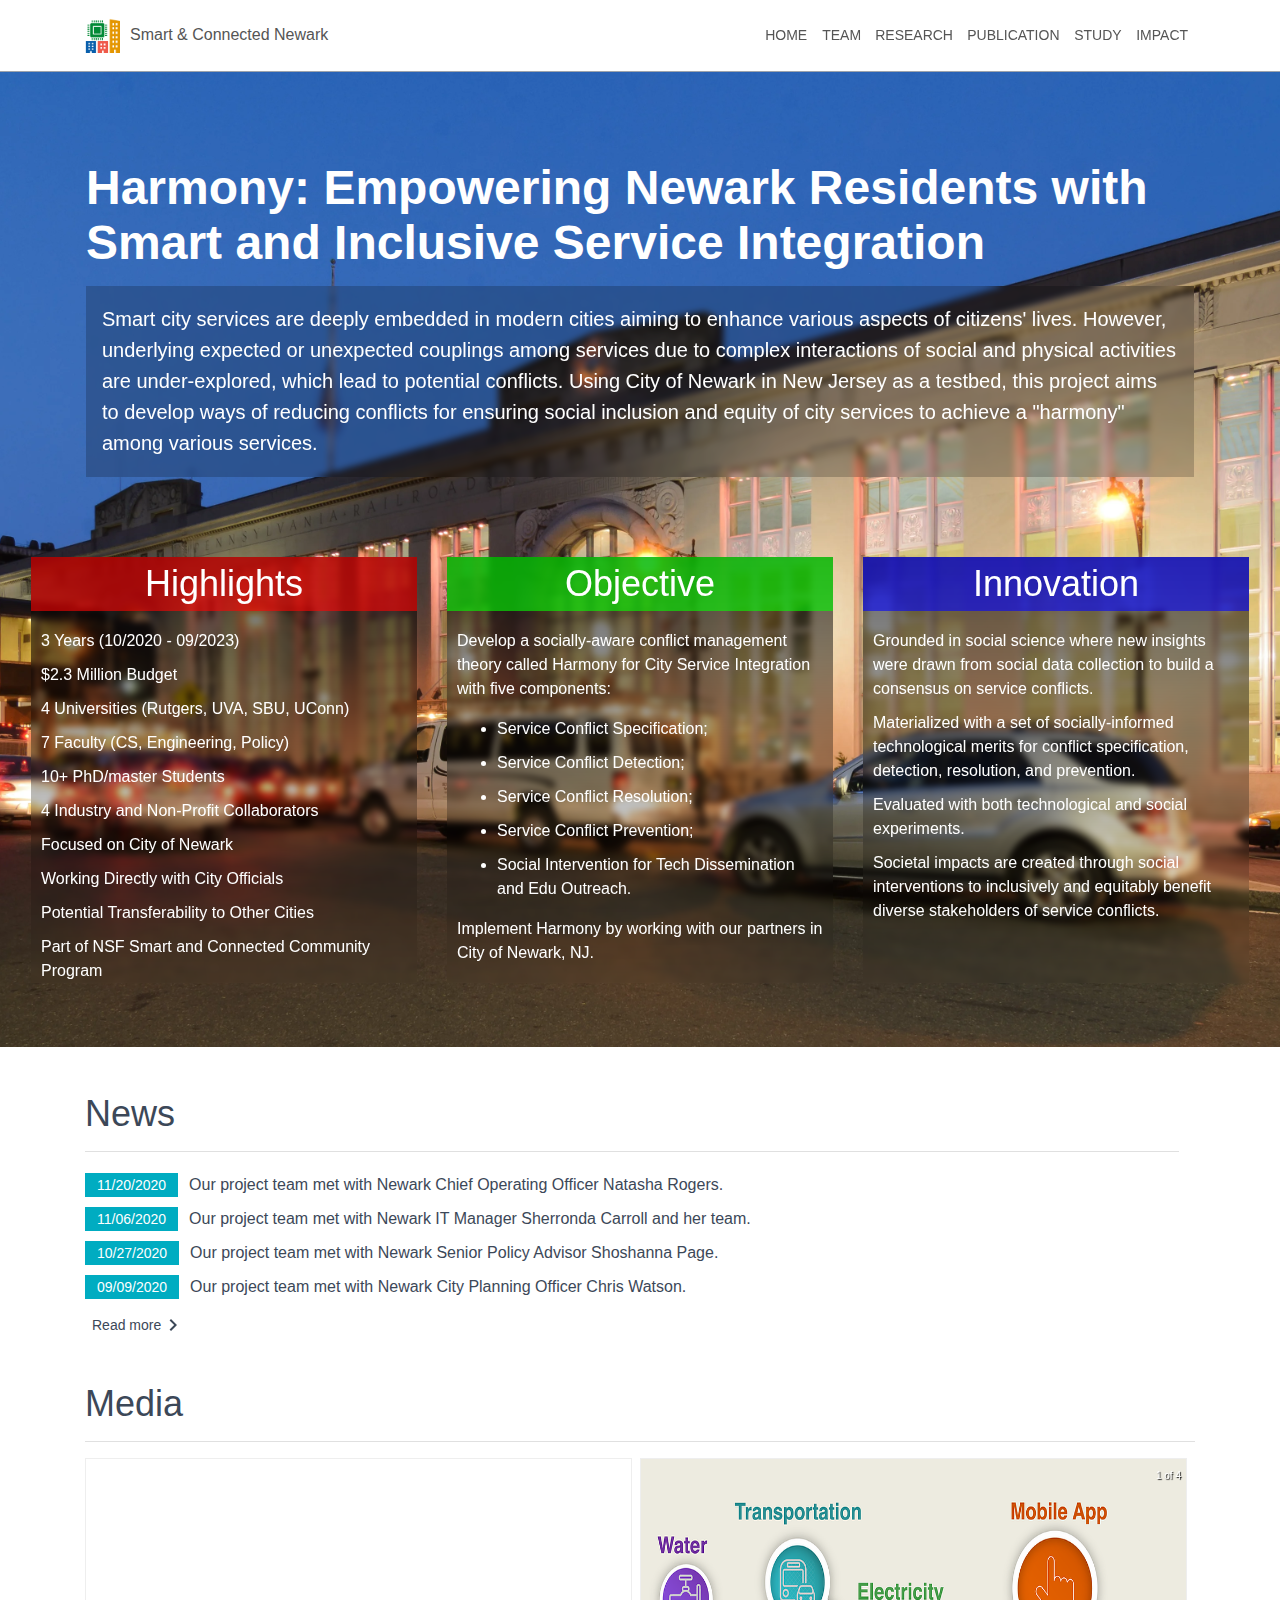
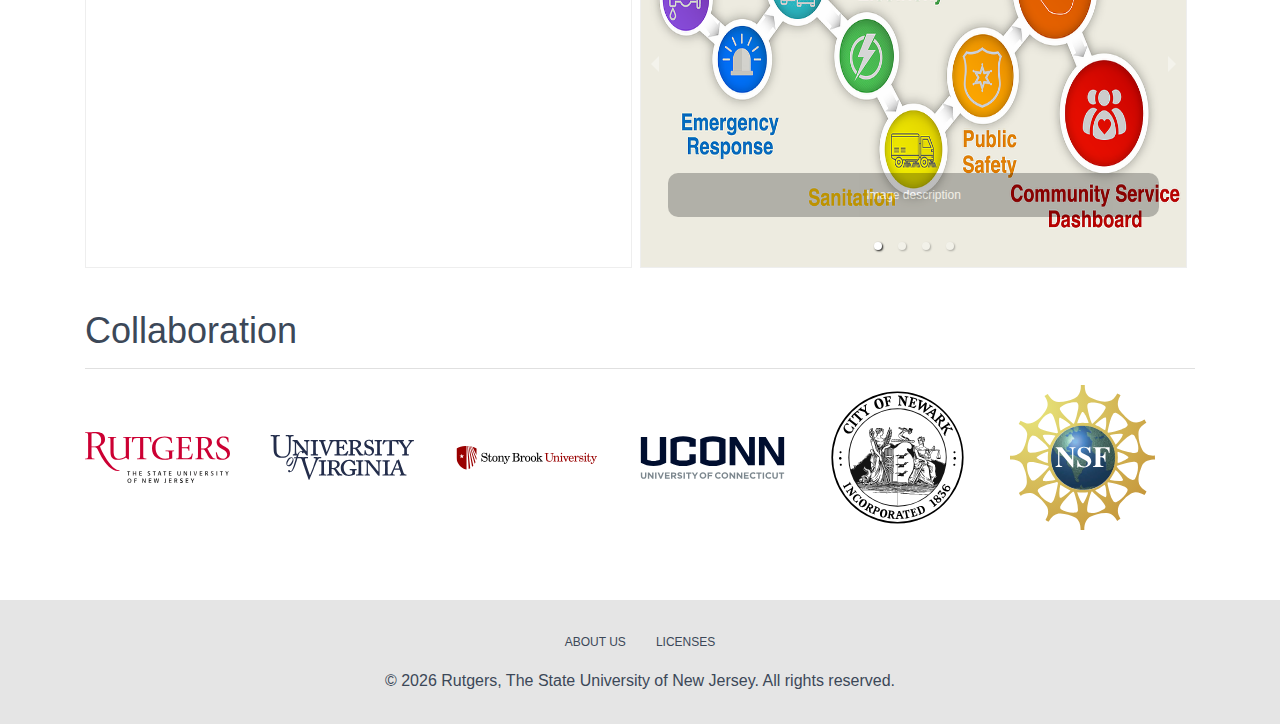
<file: index.html>
<!DOCTYPE html><html><head><meta charSet="utf-8"/><meta http-equiv="x-ua-compatible" content="ie=edge"/><meta name="viewport" content="width=device-width, initial-scale=1, shrink-to-fit=no"/><style data-href="/styles.a1c2bf604cf97413354f.css" id="gatsby-global-css">.carousel.carousel-slider .control-arrow,.carousel .control-arrow{background:none;border:0;cursor:pointer;filter:alpha(opacity=40);font-size:32px;opacity:.4;position:absolute;top:20px;transition:all .25s ease-in;z-index:2}.carousel .control-arrow:focus,.carousel .control-arrow:hover{filter:alpha(opacity=100);opacity:1}.carousel.carousel-slider .control-arrow:before,.carousel .control-arrow:before{border-bottom:8px solid transparent;border-top:8px solid transparent;content:"";display:inline-block;margin:0 5px}.carousel .control-disabled.control-arrow{cursor:inherit;display:none;filter:alpha(opacity=0);opacity:0}.carousel .control-prev.control-arrow{left:0}.carousel .control-prev.control-arrow:before{border-right:8px solid #fff}.carousel .control-next.control-arrow{right:0}.carousel .control-next.control-arrow:before{border-left:8px solid #fff}.carousel-root{outline:none}.carousel{position:relative;width:100%}.carousel *{box-sizing:border-box}.carousel img{display:inline-block;pointer-events:none;width:100%}.carousel .carousel{position:relative}.carousel .control-arrow{background:none;border:0;font-size:18px;margin-top:-13px;outline:0;top:50%}.carousel .thumbs-wrapper{margin:20px;overflow:hidden}.carousel .thumbs{list-style:none;position:relative;transform:translateZ(0);transition:all .15s ease-in;white-space:nowrap}.carousel .thumb{border:3px solid #fff;display:inline-block;margin-right:6px;overflow:hidden;padding:2px;transition:border .15s ease-in;white-space:nowrap}.carousel .thumb:focus{border:3px solid #ccc;outline:none}.carousel .thumb.selected,.carousel .thumb:hover{border:3px solid #333}.carousel .thumb img{vertical-align:top}.carousel.carousel-slider{margin:0;overflow:hidden;position:relative}.carousel.carousel-slider .control-arrow{bottom:0;color:#fff;font-size:26px;margin-top:0;padding:5px;top:0}.carousel.carousel-slider .control-arrow:hover{background:rgba(0,0,0,.2)}.carousel .slider-wrapper{margin:auto;overflow:hidden;transition:height .15s ease-in;width:100%}.carousel .slider-wrapper.axis-horizontal .slider{-ms-box-orient:horizontal;display:-moz-flex;display:flex}.carousel .slider-wrapper.axis-horizontal .slider .slide{flex-direction:column;flex-flow:column}.carousel .slider-wrapper.axis-vertical{-ms-box-orient:horizontal;display:-moz-flex;display:flex}.carousel .slider-wrapper.axis-vertical .slider{flex-direction:column}.carousel .slider{list-style:none;margin:0;padding:0;position:relative;width:100%}.carousel .slider.animated{transition:all .35s ease-in-out}.carousel .slide{margin:0;min-width:100%;position:relative;text-align:center}.carousel .slide img{border:0;vertical-align:top;width:100%}.carousel .slide iframe{border:0;display:inline-block;margin:0 40px 40px;width:calc(100% - 80px)}.carousel .slide .legend{background:#000;border-radius:10px;bottom:40px;color:#fff;font-size:12px;left:50%;margin-left:-45%;opacity:.25;padding:10px;position:absolute;text-align:center;transition:all .5s ease-in-out;transition:opacity .35s ease-in-out;width:90%}.carousel .control-dots{bottom:0;margin:10px 0;padding:0;position:absolute;text-align:center;width:100%;z-index:1}@media (min-width:960px){.carousel .control-dots{bottom:0}}.carousel .control-dots .dot{background:#fff;border-radius:50%;box-shadow:1px 1px 2px rgba(0,0,0,.9);cursor:pointer;display:inline-block;filter:alpha(opacity=30);height:8px;margin:0 8px;opacity:.3;transition:opacity .25s ease-in;width:8px}.carousel .control-dots .dot.selected,.carousel .control-dots .dot:hover{filter:alpha(opacity=100);opacity:1}.carousel .carousel-status{color:#fff;font-size:10px;padding:5px;position:absolute;right:0;text-shadow:1px 1px 1px rgba(0,0,0,.9);top:0}.carousel:hover .slide .legend{opacity:1}

/*!

 =========================================================
 * Material Kit React v1.10.0 based on Material Kit Free - v2.0.2 (Bootstrap 4.0.0 Final Edition)
 =========================================================

 * Product Page: https://www.creative-tim.com/product/material-kit-react
 * Copyright 2021 Creative Tim (https://www.creative-tim.com)
 * Licensed under MIT (https://github.com/creativetimofficial/material-kit-react/blob/master/LICENSE.md)

 * Coded by Creative Tim

 =========================================================

 * The above copyright notice and this permission notice shall be included in all copies or substantial portions of the Software.

 */html *{-webkit-font-smoothing:antialiased;-moz-osx-font-smoothing:grayscale}body,h1,h2,h3,h4,h5,h6{font-family:Roboto,Helvetica,Arial,sans-serif;font-weight:300;line-height:1.5em}h1,h2,h3,h4,h5,h6{color:inherit}h1,h2,h3{margin-top:20px}h1,h2,h3,h4,h5,h6{margin-bottom:10px}h4,h5,h6{margin-top:10px}h1{font-size:3.3125rem;line-height:1.15em}h2{font-size:2.25rem;line-height:1.5em}h3{font-size:1.5625rem;line-height:1.4em}h4{font-size:1.125rem;line-height:1.5em}h5{font-size:1.0625rem;line-height:1.55em}h6{font-size:.75rem;font-weight:500;text-transform:uppercase}p{font-size:14px;margin:0 0 10px}html{-webkit-text-size-adjust:100%;-ms-text-size-adjust:100%;-ms-overflow-style:scrollbar;-webkit-tap-highlight-color:transparent;font-family:sans-serif;line-height:1.15}body{background-color:#e5e5e5;color:#3c4858;font-size:1rem;margin:0;text-align:left}legend{border-bottom:0}*{-webkit-tap-highlight-color:rgba(255,255,255,0);-webkit-tap-highlight-color:transparent;box-sizing:border-box}:focus{outline:0}a{background-color:transparent;color:#9c27b0}a,a:focus,a:hover{text-decoration:none}a:focus,a:hover{color:#89229b}label{color:#aaa;font-size:14px;line-height:1.42857}label,small{font-weight:400}small{color:#777;font-size:75%}img{border-style:none;vertical-align:middle}form{margin-bottom:1.125rem}/*! nouislider - 14.0.2 - 6/28/2019 */.noUi-target,.noUi-target *{-webkit-touch-callout:none;-webkit-tap-highlight-color:rgba(0,0,0,0);box-sizing:border-box;touch-action:none;-webkit-user-select:none;-ms-user-select:none;user-select:none}.noUi-target{direction:ltr;position:relative}.noUi-base,.noUi-connects{height:100%;position:relative;width:100%;z-index:1}.noUi-connects{overflow:hidden;z-index:0}.noUi-connect,.noUi-origin{left:0;position:absolute;top:0;-ms-transform-origin:0 0;-webkit-transform-origin:0 0;transform-origin:0 0;-webkit-transform-style:preserve-3d;transform-style:flat;will-change:transform;z-index:1}.noUi-connect{height:100%;width:100%}.noUi-origin{height:10%;width:10%}html:not([dir=rtl]) .noUi-horizontal .noUi-origin{left:auto;right:0}.noUi-vertical .noUi-origin{width:0}.noUi-horizontal .noUi-origin{height:0}.noUi-handle{-webkit-backface-visibility:hidden;backface-visibility:hidden;position:absolute}.noUi-touch-area{height:100%;width:100%}.noUi-state-tap .noUi-connect,.noUi-state-tap .noUi-origin{transition:transform .3s}.noUi-state-drag *{cursor:inherit!important}.noUi-horizontal{height:2px;margin:15px 0}.noUi-horizontal .noUi-handle{background:#fff;border:1px solid #9c27b0;border-radius:100%;box-shadow:0 2px 2px 0 rgba(0,0,0,.14),0 3px 1px -2px rgba(0,0,0,.12),0 1px 5px 0 rgba(0,0,0,.2);box-sizing:border-box;cursor:pointer;height:14px;left:-10px;top:-6px;transition:all .2s ease-out;width:14px}.noUi-vertical{width:18px}.noUi-vertical .noUi-handle{height:15px;left:0;top:-7px;width:15px}html:not([dir=rtl]) .noUi-horizontal .noUi-handle{left:auto;right:-4px}.noUi-target{background-color:#c8c8c8}.noUi-connects,.noUi-target{border-radius:3px}.noUi-draggable{cursor:ew-resize}.noUi-vertical .noUi-draggable{cursor:ns-resize}.noUi-handle{background:#fff;border-radius:3px;box-shadow:inset 0 0 1px #fff,inset 0 1px 7px #ebebeb,0 3px 6px -3px #bbb;cursor:default}.noUi-active{box-shadow:inset 0 0 1px #fff,inset 0 1px 7px #ddd,0 3px 6px -3px #bbb}[disabled] .noUi-connect{background:#b8b8b8}[disabled].noUi-handle,[disabled] .noUi-handle,[disabled].noUi-target{cursor:not-allowed}.noUi-pips,.noUi-pips *{box-sizing:border-box}.noUi-pips{color:#999;position:absolute}.noUi-value{position:absolute;text-align:center;white-space:nowrap}.noUi-value-sub{color:#ccc;font-size:10px}.noUi-marker{background:#ccc;position:absolute}.noUi-marker-large,.noUi-marker-sub{background:#aaa}.noUi-pips-horizontal{height:80px;left:0;padding:10px 0;top:100%;width:100%}.noUi-value-horizontal{transform:translate(-50%,50%)}.noUi-rtl .noUi-value-horizontal{transform:translate(50%,50%)}.noUi-marker-horizontal.noUi-marker{height:5px;margin-left:-1px;width:2px}.noUi-marker-horizontal.noUi-marker-sub{height:10px}.noUi-marker-horizontal.noUi-marker-large{height:15px}.noUi-pips-vertical{height:100%;left:100%;padding:0 10px;top:0}.noUi-value-vertical{padding-left:25px;transform:translateY(-50%)}.noUi-rtl .noUi-value-vertical{transform:translateY(50%)}.noUi-marker-vertical.noUi-marker{height:2px;margin-top:-1px;width:5px}.noUi-marker-vertical.noUi-marker-sub{width:10px}.noUi-marker-vertical.noUi-marker-large{width:15px}.noUi-tooltip{background:#fff;border:1px solid #d9d9d9;border-radius:3px;color:#000;display:block;padding:5px;position:absolute;text-align:center;white-space:nowrap}.noUi-horizontal .noUi-tooltip{bottom:120%;left:50%;transform:translate(-50%)}.noUi-vertical .noUi-tooltip{right:120%;top:50%;transform:translateY(-50%)}.noUi-target .noUi-handle{border:1px solid #333}.noUi-target.slider-primary.noUi-connect,.noUi-target.slider-primary .noUi-connect{background-color:#9c27b0}.noUi-target.slider-primary .noUi-handle{border-color:#9c27b0}.noUi-target.slider-info.noUi-connect,.noUi-target.slider-info .noUi-connect{background-color:#00bcd4}.noUi-target.slider-info .noUi-handle{border-color:#00bcd4}.noUi-target.slider-success.noUi-connect,.noUi-target.slider-success .noUi-connect{background-color:#4caf50}.noUi-target.slider-success .noUi-handle{border-color:#4caf50}.noUi-target.slider-warning.noUi-connect,.noUi-target.slider-warning .noUi-connect{background-color:#ff9800}.noUi-target.slider-warning .noUi-handle{border-color:#ff9800}.noUi-target.slider-danger.noUi-connect,.noUi-target.slider-danger .noUi-connect{background-color:#f44336}.noUi-target.slider-danger .noUi-handle{border-color:#f44336}.noUi-target.slider-rose.noUi-connect,.noUi-target.slider-rose .noUi-connect{background-color:#e91e63}.noUi-target.slider-rose .noUi-handle{border-color:#e91e63}/*!
* https://github.com/YouCanBookMe/react-datetime
*/.rdt{position:relative}.rdt .rdtPicker{display:block;margin-top:-20px;opacity:0;transition:all .15s linear;visibility:hidden}.rdt.rdtOpen .rdtPicker{margin-top:0;opacity:1;visibility:visible}.rdt input.form-control{background-color:transparent;background-position:bottom,center calc(100% - 1px);background-repeat:no-repeat;background-size:0 2px,100% 1px;border:0;border-radius:0;color:#555;display:block;float:none;font-family:Roboto,Helvetica,Arial,sans-serif;font-size:14px;font-weight:400;height:36px;line-height:1.42857;padding:7px 0;transition:background 0s ease-out;width:100%}.rdt input.form-control,.rdt input.form-control:focus{background-image:linear-gradient(#9c27b0,#9c27b0),linear-gradient(#d2d2d2,#d2d2d2);box-shadow:none}.rdt input.form-control:focus{background-size:100% 2px,100% 1px;outline:none;transition-duration:.3s}.rdtPicker{background:#fff;-webkit-background-clip:padding-box;background-clip:padding-box;border-radius:.125rem;box-shadow:0 10px 50px 0 rgba(0,0,0,.2);display:none;margin-top:1px;min-width:160px;padding:4px;position:absolute;width:260px;z-index:99999!important}.rdtPicker:before{border-bottom:.4em solid;color:#fff;height:0;right:auto;vertical-align:middle;width:0}.rdtPicker:after,.rdtPicker:before{border-left:.4em solid transparent;border-right:.4em solid transparent;content:"";display:inline-block;left:10px;position:absolute;top:-5px}.rdtPicker:after{border-bottom:.4em solid #fff}.rdtPicker{display:block;top:40px}.rdtStatic .rdtPicker{box-shadow:none;position:static}.rdtPicker .rdtTimeToggle{border-radius:4px;padding:5px;text-align:center}.rdtPicker table{border-collapse:collapse;border-color:#fff!important;margin:0;width:100%}.rdtPicker td,.rdtPicker th{padding:1px;text-align:center}.rdtPicker td{cursor:pointer}.rdtDay{border-radius:50%;height:30px;line-height:33px;padding:0;text-align:center;width:30px}.rdtDay.rdtActive,.rdtDay.rdtActive:hover,.rdtDay.rdtToday.rdtActive{background-color:#9c27b0!important;box-shadow:0 5px 20px 0 rgba(0,0,0,.2),0 13px 24px -11px rgba(156,39,176,.6);color:#fff}.rdtDays tr .dow{border-bottom:1px solid #e3e3e3;font-size:12px;font-weight:inherit;padding-bottom:5px;padding-top:10px;text-align:center;text-transform:uppercase}.rdtDays tr .rdtNew,.rdtDays tr .rdtOld{color:#bdbdbd}.rdtPicker .rdtTimeToggle:hover,.rdtPicker td.rdtDay:hover,.rdtPicker td.rdtHour:hover,.rdtPicker td.rdtMinute:hover,.rdtPicker td.rdtSecond:hover{background:#eee;cursor:pointer}.rdtPicker td.rdtToday{position:relative}.rdtPicker td.rdtActive.rdtToday:before{border-bottom-color:#fff}.rdtPicker td.rdtDisabled,.rdtPicker td.rdtDisabled:hover{background:none;color:#999;cursor:not-allowed}.rdtPicker td span.rdtOld{color:#999}.rdtPicker td span.rdtDisabled,.rdtPicker td span.rdtDisabled:hover{background:none;color:#999;cursor:not-allowed}.rdtPicker .dow{border-bottom:none;width:14.2857%}.rdtPicker th.rdtSwitch{border-radius:4px;padding:5px;width:50px}.rdtPicker th.rdtNext,.rdtPicker th.rdtPrev{border-radius:50%;font-size:21px;line-height:33px;vertical-align:top}.rdtPicker .dow,.rdtPicker .rdtTimeToggle,.rdtPicker th.rdtNext,.rdtPicker th.rdtPrev,.rdtPicker th.rdtSwitch{color:#9c27b0}.rdtNext span,.rdtPrev span{-webkit-touch-callout:none;display:block;-webkit-user-select:none;-ms-user-select:none;user-select:none}.rdtPicker th.rdtDisabled,.rdtPicker th.rdtDisabled:hover{background:none;color:#999;cursor:not-allowed}.rdtPicker thead tr:first-child th{cursor:pointer}.rdtPicker thead tr:first-child th:hover{background:#eee}.rdtPicker button{background:none;border:none;cursor:pointer}.rdtPicker button:hover{background-color:#eee}.rdtPicker thead button{height:100%;width:100%}td.rdtMonth,td.rdtYear{cursor:pointer;height:50px;width:25%}td.rdtMonth:hover,td.rdtYear:hover{background:#eee}.rdtCounters{display:inline-block}.rdtCounters>div{border-radius:50%;float:left;font-weight:inherit;margin:3px;width:40px}.rdtCounters .rdtCounterSeparator{border:1px solid transparent;width:0}.rdtCounter{height:100px;width:40px}.rdtCounter .rdtCount{border:1px solid transparent;height:40px;padding:7px}.rdtCounters .rdtCounter:last-child .rdtCount{border:1px solid #9c27b0;border-radius:50%;color:#9c27b0}.rdtCounterSeparator{line-height:100px;padding:7px}.rdtCounter .rdtBtn{-webkit-touch-callout:none;border-radius:50%;color:#eee;cursor:pointer;display:block;line-height:40px;transition:all 60ms ease-in;-webkit-user-select:none;-ms-user-select:none;user-select:none}.rdtCounter .rdtBtn:hover{background:#eee;color:#797979}.rdtCounter .rdtCount{font-size:inherit;line-height:25px}.rdtMilli{padding-left:8px;vertical-align:middle;width:48px}.rdtMilli input{font-size:inherit;margin-top:37px;width:100%}.rdtMonths,.rdtYears{padding-bottom:10px}.rdtMonths .rdtMonth,.rdtMonths .rdtYear,.rdtYears .rdtMonth,.rdtYears .rdtYear{border-radius:50%;cursor:pointer;display:inline-block;height:56px;line-height:56px;margin:3px;text-align:center;width:56px}.rdtMonths .rdtMonth.rdtActive,.rdtMonths .rdtYear.rdtActive,.rdtYears .rdtMonth.rdtActive,.rdtYears .rdtYear.rdtActive{background-color:#9c27b0!important;color:#fff}.slick-slider{-webkit-touch-callout:none;-webkit-tap-highlight-color:transparent;box-sizing:border-box;display:block;position:relative;touch-action:pan-y;-webkit-user-select:none;-ms-user-select:none;user-select:none;-khtml-user-select:none}@media(min-width:768px){.slick-slider .slick-caption{display:block!important}}.slick-slider .slick-caption{bottom:20px;color:#fff;display:none;left:15%;padding-bottom:45px;padding-top:20px;position:absolute;right:15%;text-align:center;z-index:10;z-index:3}.slick-slider .slick-slide>div:first-child{position:relative}.slick-slider .slick-icons{position:relative;top:5px}.slick-slider .slick-image{display:inline-flex!important;width:100%!important}.slick-list{display:block;margin:0;overflow:hidden;padding:0;position:relative}.slick-list:focus{outline:none}.slick-list.dragging{cursor:pointer;cursor:hand}.slick-slider .slick-list,.slick-slider .slick-track{transform:translateZ(0)}.slick-track{display:block;left:0;margin-left:auto;margin-right:auto;position:relative;top:0}.slick-track:after,.slick-track:before{content:"";display:table}.slick-track:after{clear:both}.slick-loading .slick-track{visibility:hidden}.slick-slide{display:none;float:left;height:100%;min-height:1px}[dir=rtl] .slick-slide{float:right}.slick-slide img{display:block}.slick-slide.slick-loading img{display:none}.slick-slide.dragging img{pointer-events:none}.slick-initialized .slick-slide{display:block}.slick-loading .slick-slide{visibility:hidden}.slick-vertical .slick-slide{border:1px solid transparent;display:block;height:auto}.slick-arrow.slick-hidden{display:none}button.slick-arrow.slick-next,button.slick-arrow.slick-prev{background:transparent;border:none;color:transparent;cursor:pointer;display:block;font-size:0;height:100%;line-height:0;opacity:.5;outline:none;padding:0;position:absolute;top:50%;transform:translateY(-50%);width:15%;z-index:2}.slick-prev{left:0}.slick-prev:before{-moz-osx-font-smoothing:grayscale;-webkit-font-smoothing:antialiased;text-rendering:auto;color:#fff;content:"";display:inline-block;font-family:Font Awesome\ 5 Free;font-size:30px;font-style:normal;font-variant:normal;font-weight:600;line-height:1;width:100%}.slick-next{right:0}.slick-next:before{-moz-osx-font-smoothing:grayscale;-webkit-font-smoothing:antialiased;text-rendering:auto;color:#fff;content:"";display:inline-block;font-family:Font Awesome\ 5 Free;font-size:30px;font-style:normal;font-variant:normal;font-weight:600;line-height:1;width:100%}.slick-list{z-index:1}.slick-dots{bottom:5px;list-style:none;margin-bottom:1rem;margin-top:0;padding:0;position:absolute;text-align:center;width:100%;z-index:3}.slick-dots li,.slick-dots li button{cursor:pointer;height:20px;width:20px}.slick-dots li{display:inline-block;margin:0 5px;padding:0;position:relative}.slick-dots li button{background:transparent;border:0;color:transparent;display:block;font-size:0;line-height:0;outline:none;padding:5px}.slick-dots li button:before{-webkit-font-smoothing:antialiased;-moz-osx-font-smoothing:grayscale;background-color:#fff;border-radius:2px;box-shadow:0 2px 2px 0 rgba(0,0,0,.14),0 3px 1px -2px rgba(0,0,0,.12),0 1px 5px 0 rgba(0,0,0,.2);content:"•";height:10px;left:0;opacity:1;position:absolute;text-align:center;top:0;transition:all .3s linear;width:10px}.slick-dots li.slick-active button:before{box-shadow:0 4px 5px 0 rgba(0,0,0,.14),0 1px 10px 0 rgba(0,0,0,.12),0 2px 4px -1px rgba(0,0,0,.2);height:15px;top:-3px;width:15px}</style><meta name="generator" content="Gatsby 3.6.1"/><style data-styled="" data-styled-version="5.3.0"></style><style>.gatsby-image-wrapper{position:relative;overflow:hidden}.gatsby-image-wrapper img{bottom:0;height:100%;left:0;margin:0;max-width:none;padding:0;position:absolute;right:0;top:0;width:100%;object-fit:cover}.gatsby-image-wrapper [data-main-image]{opacity:0;transform:translateZ(0);transition:opacity .25s linear;will-change:opacity}.gatsby-image-wrapper-constrained{display:inline-block;vertical-align:top}</style><noscript><style>.gatsby-image-wrapper noscript [data-main-image]{opacity:1!important}.gatsby-image-wrapper [data-placeholder-image]{opacity:0!important}</style></noscript><script type="module">const e="undefined"!=typeof HTMLImageElement&&"loading"in HTMLImageElement.prototype;e&&document.body.addEventListener("load",(function(e){if(void 0===e.target.dataset.mainImage)return;if(void 0===e.target.dataset.gatsbyImageSsr)return;const t=e.target;let a=null,n=t;for(;null===a&&n;)void 0!==n.parentNode.dataset.gatsbyImageWrapper&&(a=n.parentNode),n=n.parentNode;const o=a.querySelector("[data-placeholder-image]"),r=new Image;r.src=t.currentSrc,r.decode().catch((()=>{})).then((()=>{t.style.opacity=1,o&&(o.style.opacity=0,o.style.transition="opacity 500ms linear")}))}),!0);</script><style id="jss-server-side">.MuiPaper-root{color:rgba(0,0,0,.87);transition:box-shadow .3s cubic-bezier(.4, 0, .2, 1) 0s;background-color:#fff}.MuiPaper-rounded{border-radius:4px}.MuiPaper-outlined{border:1px solid rgba(0,0,0,.12)}.MuiPaper-elevation0{box-shadow:none}.MuiPaper-elevation1{box-shadow:0 2px 1px -1px rgba(0,0,0,.2),0 1px 1px 0 rgba(0,0,0,.14),0 1px 3px 0 rgba(0,0,0,.12)}.MuiPaper-elevation2{box-shadow:0 3px 1px -2px rgba(0,0,0,.2),0 2px 2px 0 rgba(0,0,0,.14),0 1px 5px 0 rgba(0,0,0,.12)}.MuiPaper-elevation3{box-shadow:0 3px 3px -2px rgba(0,0,0,.2),0 3px 4px 0 rgba(0,0,0,.14),0 1px 8px 0 rgba(0,0,0,.12)}.MuiPaper-elevation4{box-shadow:0 2px 4px -1px rgba(0,0,0,.2),0 4px 5px 0 rgba(0,0,0,.14),0 1px 10px 0 rgba(0,0,0,.12)}.MuiPaper-elevation5{box-shadow:0 3px 5px -1px rgba(0,0,0,.2),0 5px 8px 0 rgba(0,0,0,.14),0 1px 14px 0 rgba(0,0,0,.12)}.MuiPaper-elevation6{box-shadow:0 3px 5px -1px rgba(0,0,0,.2),0 6px 10px 0 rgba(0,0,0,.14),0 1px 18px 0 rgba(0,0,0,.12)}.MuiPaper-elevation7{box-shadow:0 4px 5px -2px rgba(0,0,0,.2),0 7px 10px 1px rgba(0,0,0,.14),0 2px 16px 1px rgba(0,0,0,.12)}.MuiPaper-elevation8{box-shadow:0 5px 5px -3px rgba(0,0,0,.2),0 8px 10px 1px rgba(0,0,0,.14),0 3px 14px 2px rgba(0,0,0,.12)}.MuiPaper-elevation9{box-shadow:0 5px 6px -3px rgba(0,0,0,.2),0 9px 12px 1px rgba(0,0,0,.14),0 3px 16px 2px rgba(0,0,0,.12)}.MuiPaper-elevation10{box-shadow:0 6px 6px -3px rgba(0,0,0,.2),0 10px 14px 1px rgba(0,0,0,.14),0 4px 18px 3px rgba(0,0,0,.12)}.MuiPaper-elevation11{box-shadow:0 6px 7px -4px rgba(0,0,0,.2),0 11px 15px 1px rgba(0,0,0,.14),0 4px 20px 3px rgba(0,0,0,.12)}.MuiPaper-elevation12{box-shadow:0 7px 8px -4px rgba(0,0,0,.2),0 12px 17px 2px rgba(0,0,0,.14),0 5px 22px 4px rgba(0,0,0,.12)}.MuiPaper-elevation13{box-shadow:0 7px 8px -4px rgba(0,0,0,.2),0 13px 19px 2px rgba(0,0,0,.14),0 5px 24px 4px rgba(0,0,0,.12)}.MuiPaper-elevation14{box-shadow:0 7px 9px -4px rgba(0,0,0,.2),0 14px 21px 2px rgba(0,0,0,.14),0 5px 26px 4px rgba(0,0,0,.12)}.MuiPaper-elevation15{box-shadow:0 8px 9px -5px rgba(0,0,0,.2),0 15px 22px 2px rgba(0,0,0,.14),0 6px 28px 5px rgba(0,0,0,.12)}.MuiPaper-elevation16{box-shadow:0 8px 10px -5px rgba(0,0,0,.2),0 16px 24px 2px rgba(0,0,0,.14),0 6px 30px 5px rgba(0,0,0,.12)}.MuiPaper-elevation17{box-shadow:0 8px 11px -5px rgba(0,0,0,.2),0 17px 26px 2px rgba(0,0,0,.14),0 6px 32px 5px rgba(0,0,0,.12)}.MuiPaper-elevation18{box-shadow:0 9px 11px -5px rgba(0,0,0,.2),0 18px 28px 2px rgba(0,0,0,.14),0 7px 34px 6px rgba(0,0,0,.12)}.MuiPaper-elevation19{box-shadow:0 9px 12px -6px rgba(0,0,0,.2),0 19px 29px 2px rgba(0,0,0,.14),0 7px 36px 6px rgba(0,0,0,.12)}.MuiPaper-elevation20{box-shadow:0 10px 13px -6px rgba(0,0,0,.2),0 20px 31px 3px rgba(0,0,0,.14),0 8px 38px 7px rgba(0,0,0,.12)}.MuiPaper-elevation21{box-shadow:0 10px 13px -6px rgba(0,0,0,.2),0 21px 33px 3px rgba(0,0,0,.14),0 8px 40px 7px rgba(0,0,0,.12)}.MuiPaper-elevation22{box-shadow:0 10px 14px -6px rgba(0,0,0,.2),0 22px 35px 3px rgba(0,0,0,.14),0 8px 42px 7px rgba(0,0,0,.12)}.MuiPaper-elevation23{box-shadow:0 11px 14px -7px rgba(0,0,0,.2),0 23px 36px 3px rgba(0,0,0,.14),0 9px 44px 8px rgba(0,0,0,.12)}.MuiPaper-elevation24{box-shadow:0 11px 15px -7px rgba(0,0,0,.2),0 24px 38px 3px rgba(0,0,0,.14),0 9px 46px 8px rgba(0,0,0,.12)}.MuiAppBar-root{width:100%;display:flex;z-index:1100;box-sizing:border-box;flex-shrink:0;flex-direction:column}.MuiAppBar-positionFixed{top:0;left:auto;right:0;position:fixed}@media print{.MuiAppBar-positionFixed{position:absolute}}.MuiAppBar-positionAbsolute{top:0;left:auto;right:0;position:absolute}.MuiAppBar-positionSticky{top:0;left:auto;right:0;position:-webkit-sticky;position:sticky}.MuiAppBar-positionStatic{position:static}.MuiAppBar-positionRelative{position:relative}.MuiAppBar-colorDefault{color:rgba(0,0,0,.87);background-color:#f5f5f5}.MuiAppBar-colorPrimary{color:#fff;background-color:#3f51b5}.MuiAppBar-colorSecondary{color:#fff;background-color:#f50057}.MuiAppBar-colorInherit{color:inherit}.MuiAppBar-colorTransparent{color:inherit;background-color:transparent}.MuiToolbar-root{display:flex;position:relative;align-items:center}.MuiToolbar-gutters{padding-left:16px;padding-right:16px}@media (min-width:600px){.MuiToolbar-gutters{padding-left:24px;padding-right:24px}}.MuiToolbar-regular{min-height:56px}@media (min-width:0px) and (orientation:landscape){.MuiToolbar-regular{min-height:48px}}@media (min-width:600px){.MuiToolbar-regular{min-height:64px}}.MuiToolbar-dense{min-height:48px}.MuiButtonBase-root{color:inherit;border:0;cursor:pointer;margin:0;display:inline-flex;outline:0;padding:0;position:relative;align-items:center;-webkit-user-select:none;-ms-user-select:none;user-select:none;border-radius:0;vertical-align:middle;-moz-appearance:none;justify-content:center;text-decoration:none;background-color:transparent;-webkit-appearance:none;-webkit-tap-highlight-color:transparent}.MuiButtonBase-root::-moz-focus-inner{border-style:none}.MuiButtonBase-root.Mui-disabled{cursor:default;pointer-events:none}@media print{.MuiButtonBase-root{-webkit-print-color-adjust:exact;color-adjust:exact}}.MuiButton-root{color:rgba(0,0,0,.87);padding:6px 16px;font-size:.875rem;min-width:64px;box-sizing:border-box;transition:background-color 250ms cubic-bezier(.4, 0, .2, 1) 0s,box-shadow 250ms cubic-bezier(.4, 0, .2, 1) 0s,border 250ms cubic-bezier(.4, 0, .2, 1) 0s;font-family:Roboto,Helvetica,Arial,sans-serif;font-weight:500;line-height:1.75;border-radius:4px;letter-spacing:.02857em;text-transform:uppercase}.MuiButton-root:hover{text-decoration:none;background-color:rgba(0,0,0,.04)}.MuiButton-root.Mui-disabled{color:rgba(0,0,0,.26)}@media (hover:none){.MuiButton-root:hover{background-color:transparent}}.MuiButton-root:hover.Mui-disabled{background-color:transparent}.MuiButton-label{width:100%;display:inherit;align-items:inherit;justify-content:inherit}.MuiButton-text{padding:6px 8px}.MuiButton-textPrimary{color:#3f51b5}.MuiButton-textPrimary:hover{background-color:rgba(63,81,181,.04)}@media (hover:none){.MuiButton-textPrimary:hover{background-color:transparent}}.MuiButton-textSecondary{color:#f50057}.MuiButton-textSecondary:hover{background-color:rgba(245,0,87,.04)}@media (hover:none){.MuiButton-textSecondary:hover{background-color:transparent}}.MuiButton-outlined{border:1px solid rgba(0,0,0,.23);padding:5px 15px}.MuiButton-outlined.Mui-disabled{border:1px solid rgba(0,0,0,.12)}.MuiButton-outlinedPrimary{color:#3f51b5;border:1px solid rgba(63,81,181,.5)}.MuiButton-outlinedPrimary:hover{border:1px solid #3f51b5;background-color:rgba(63,81,181,.04)}@media (hover:none){.MuiButton-outlinedPrimary:hover{background-color:transparent}}.MuiButton-outlinedSecondary{color:#f50057;border:1px solid rgba(245,0,87,.5)}.MuiButton-outlinedSecondary:hover{border:1px solid #f50057;background-color:rgba(245,0,87,.04)}.MuiButton-outlinedSecondary.Mui-disabled{border:1px solid rgba(0,0,0,.26)}@media (hover:none){.MuiButton-outlinedSecondary:hover{background-color:transparent}}.MuiButton-contained{color:rgba(0,0,0,.87);box-shadow:0 3px 1px -2px rgba(0,0,0,.2),0 2px 2px 0 rgba(0,0,0,.14),0 1px 5px 0 rgba(0,0,0,.12);background-color:#e0e0e0}.MuiButton-contained:hover{box-shadow:0 2px 4px -1px rgba(0,0,0,.2),0 4px 5px 0 rgba(0,0,0,.14),0 1px 10px 0 rgba(0,0,0,.12);background-color:#d5d5d5}.MuiButton-contained.Mui-focusVisible{box-shadow:0 3px 5px -1px rgba(0,0,0,.2),0 6px 10px 0 rgba(0,0,0,.14),0 1px 18px 0 rgba(0,0,0,.12)}.MuiButton-contained:active{box-shadow:0 5px 5px -3px rgba(0,0,0,.2),0 8px 10px 1px rgba(0,0,0,.14),0 3px 14px 2px rgba(0,0,0,.12)}.MuiButton-contained.Mui-disabled{color:rgba(0,0,0,.26);box-shadow:none;background-color:rgba(0,0,0,.12)}@media (hover:none){.MuiButton-contained:hover{box-shadow:0 3px 1px -2px rgba(0,0,0,.2),0 2px 2px 0 rgba(0,0,0,.14),0 1px 5px 0 rgba(0,0,0,.12);background-color:#e0e0e0}}.MuiButton-contained:hover.Mui-disabled{background-color:rgba(0,0,0,.12)}.MuiButton-containedPrimary{color:#fff;background-color:#3f51b5}.MuiButton-containedPrimary:hover{background-color:#303f9f}@media (hover:none){.MuiButton-containedPrimary:hover{background-color:#3f51b5}}.MuiButton-containedSecondary{color:#fff;background-color:#f50057}.MuiButton-containedSecondary:hover{background-color:#c51162}@media (hover:none){.MuiButton-containedSecondary:hover{background-color:#f50057}}.MuiButton-disableElevation{box-shadow:none}.MuiButton-disableElevation:hover{box-shadow:none}.MuiButton-disableElevation.Mui-focusVisible{box-shadow:none}.MuiButton-disableElevation:active{box-shadow:none}.MuiButton-disableElevation.Mui-disabled{box-shadow:none}.MuiButton-colorInherit{color:inherit;border-color:currentColor}.MuiButton-textSizeSmall{padding:4px 5px;font-size:.8125rem}.MuiButton-textSizeLarge{padding:8px 11px;font-size:.9375rem}.MuiButton-outlinedSizeSmall{padding:3px 9px;font-size:.8125rem}.MuiButton-outlinedSizeLarge{padding:7px 21px;font-size:.9375rem}.MuiButton-containedSizeSmall{padding:4px 10px;font-size:.8125rem}.MuiButton-containedSizeLarge{padding:8px 22px;font-size:.9375rem}.MuiButton-fullWidth{width:100%}.MuiButton-startIcon{display:inherit;margin-left:-4px;margin-right:8px}.MuiButton-startIcon.MuiButton-iconSizeSmall{margin-left:-2px}.MuiButton-endIcon{display:inherit;margin-left:8px;margin-right:-4px}.MuiButton-endIcon.MuiButton-iconSizeSmall{margin-right:-2px}.MuiButton-iconSizeSmall>:first-child{font-size:18px}.MuiButton-iconSizeMedium>:first-child{font-size:20px}.MuiButton-iconSizeLarge>:first-child{font-size:22px}@media (min-width:0px) and (max-width:599.95px){.jss25{display:none}}@media (min-width:0px){.jss26{display:none}}@media (max-width:599.95px){.jss27{display:none}}@media (min-width:600px) and (max-width:959.95px){.jss28{display:none}}@media (min-width:600px){.jss29{display:none}}@media (max-width:959.95px){.jss30{display:none}}@media (min-width:960px) and (max-width:1279.95px){.jss31{display:none}}@media (min-width:960px){.jss32{display:none}}@media (max-width:1279.95px){.jss33{display:none}}@media (min-width:1280px) and (max-width:1919.95px){.jss34{display:none}}@media (min-width:1280px){.jss35{display:none}}@media (max-width:1919.95px){.jss36{display:none}}@media (min-width:1920px){.jss37{display:none}}@media (min-width:1920px){.jss38{display:none}}@media (min-width:0px){.jss39{display:none}}.MuiSvgIcon-root{fill:currentColor;width:1em;height:1em;display:inline-block;font-size:1.5rem;transition:fill .2s cubic-bezier(.4, 0, .2, 1) 0s;flex-shrink:0;-webkit-user-select:none;-ms-user-select:none;user-select:none}.MuiSvgIcon-colorPrimary{color:#3f51b5}.MuiSvgIcon-colorSecondary{color:#f50057}.MuiSvgIcon-colorAction{color:rgba(0,0,0,.54)}.MuiSvgIcon-colorError{color:#f44336}.MuiSvgIcon-colorDisabled{color:rgba(0,0,0,.26)}.MuiSvgIcon-fontSizeInherit{font-size:inherit}.MuiSvgIcon-fontSizeSmall{font-size:1.25rem}.MuiSvgIcon-fontSizeLarge{font-size:2.1875rem}.jss9{color:#555;width:100%;border:0;display:flex;padding:.625rem 0;z-index:unset;position:relative;flex-flow:row nowrap;box-shadow:none;transition:all 150ms ease 0s;align-items:center;border-bottom:1px solid rgba(60,72,88,.5);border-radius:0;margin-bottom:20px;justify-content:flex-start;background-color:#fff}.jss10{z-index:1100;position:absolute}.jss11{z-index:1100;position:fixed}.jss12{flex:1;width:100%;display:flex;flex-wrap:nowrap;min-height:50px;align-items:center;margin-left:auto;margin-right:auto;padding-left:15px;padding-right:15px;justify-content:space-between}@media (min-width:576px){.jss12{max-width:540px}}@media (min-width:768px){.jss12{max-width:720px}}@media (min-width:992px){.jss12{max-width:960px}}@media (min-width:1200px){.jss12{max-width:1140px}}.jss13{flex:1}.jss14{color:inherit;padding:8px 8px 8px 0;font-size:15px;font-family:Roboto,Helvetica,Arial,sans-serif;font-weight:400;line-height:30px;white-space:nowrap;border-radius:3px;letter-spacing:0;text-transform:none}.jss14:focus,.jss14:hover{color:inherit;background:0 0}.jss15{margin:20px 10px}.jss16{color:#fff;box-shadow:0 4px 20px 0 rgba(0,0,0,.14),0 7px 12px -5px rgba(156,39,176,.46);background-color:#9c27b0}.jss17{color:#fff;box-shadow:0 4px 20px 0 rgba(0,0,0,.14),0 7px 12px -5px rgba(0,188,212,.46);background-color:#00acc1}.jss18{color:#fff;box-shadow:0 4px 20px 0 rgba(0,0,0,.14),0 7px 12px -5px rgba(76,175,80,.46);background-color:#4caf50}.jss19{color:#fff;box-shadow:0 4px 20px 0 rgba(0,0,0,.14),0 7px 12px -5px rgba(255,152,0,.46);background-color:#ff9800}.jss20{color:#fff;box-shadow:0 4px 20px 0 rgba(0,0,0,.14),0 7px 12px -5px rgba(244,67,54,.46);background-color:#f44336}.jss21{color:#fff;box-shadow:0 4px 20px 0 rgba(0,0,0,.14),0 7px 12px -5px rgba(233,30,99,.46);background-color:#e91e63}.jss22{color:#fff;box-shadow:0 4px 20px 0 rgba(0,0,0,.14),0 7px 12px -5px rgba(33,33,33,.46);background-color:#212121!important}.jss23{color:#555;border:0;padding:.625rem 0;box-shadow:0 4px 18px 0 rgba(0,0,0,.12),0 7px 10px -5px rgba(0,0,0,.15);margin-bottom:20px;background-color:#fff!important}.jss24{top:0;left:auto;right:0;width:260px;border:none;bottom:0;height:100vh;display:block;position:fixed;border-top:none;box-shadow:0 10px 30px -12px rgba(0,0,0,.42),0 4px 25px 0 rgba(0,0,0,.12),0 8px 10px -5px rgba(0,0,0,.2);overflow-y:visible;text-align:left;transition:all .33s cubic-bezier(.685, .0473, .346, 1);visibility:visible;padding-left:0;padding-right:0;transition-duration:.2s,.2s,.35s;transition-property:top,bottom,width;transition-timing-function:linear,linear,ease}.MuiList-root{margin:0;padding:0;position:relative;list-style:none}.MuiList-padding{padding-top:8px;padding-bottom:8px}.MuiList-subheader{padding-top:0}.MuiListItem-root{width:100%;display:flex;position:relative;box-sizing:border-box;text-align:left;align-items:center;padding-top:8px;padding-bottom:8px;justify-content:flex-start;text-decoration:none}.MuiListItem-root.Mui-focusVisible{background-color:rgba(0,0,0,.08)}.MuiListItem-root.Mui-selected,.MuiListItem-root.Mui-selected:hover{background-color:rgba(0,0,0,.08)}.MuiListItem-root.Mui-disabled{opacity:.5}.MuiListItem-container{position:relative}.MuiListItem-dense{padding-top:4px;padding-bottom:4px}.MuiListItem-alignItemsFlexStart{align-items:flex-start}.MuiListItem-divider{border-bottom:1px solid rgba(0,0,0,.12);background-clip:padding-box}.MuiListItem-gutters{padding-left:16px;padding-right:16px}.MuiListItem-button{transition:background-color 150ms cubic-bezier(.4, 0, .2, 1) 0s}.MuiListItem-button:hover{text-decoration:none;background-color:rgba(0,0,0,.04)}@media (hover:none){.MuiListItem-button:hover{background-color:transparent}}.MuiListItem-secondaryAction{padding-right:48px}.jss52{color:#fff;border:none;cursor:pointer;margin:.3125rem 1px;padding:12px 30px;position:relative;font-size:12px;min-width:auto;box-shadow:0 2px 2px 0 rgba(153,153,153,.14),0 3px 1px -2px rgba(153,153,153,.2),0 1px 5px 0 rgba(153,153,153,.12);min-height:auto;text-align:center;transition:box-shadow .2s cubic-bezier(.4, 0, 1, 1),background-color .2s cubic-bezier(.4, 0, .2, 1);font-weight:400;line-height:1.42857143;white-space:nowrap;will-change:box-shadow,transform;touch-action:manipulation;border-radius:3px;letter-spacing:0;text-transform:uppercase;vertical-align:middle;background-color:#999}.jss52:focus,.jss52:hover{color:#fff;box-shadow:0 14px 26px -12px rgba(153,153,153,.42),0 4px 23px 0 rgba(0,0,0,.12),0 8px 10px -5px rgba(153,153,153,.2);background-color:#999}.jss52 .fab,.jss52 .fal,.jss52 .far,.jss52 .fas,.jss52 .material-icons{top:0;display:inline-block;position:relative;font-size:1.1rem;margin-right:4px;vertical-align:middle}.jss52 svg{top:0;width:18px;height:18px;display:inline-block;position:relative;margin-right:4px;vertical-align:middle}.jss52.jss73 .fab,.jss52.jss73 .fal,.jss52.jss73 .far,.jss52.jss73 .fas,.jss52.jss73 .material-icons{top:0;left:0;width:100%;height:100%;position:absolute;font-size:20px;transform:none;line-height:41px;margin-right:0}.jss53{width:100%}.jss54{box-shadow:0 2px 2px 0 rgba(156,39,176,.14),0 3px 1px -2px rgba(156,39,176,.2),0 1px 5px 0 rgba(156,39,176,.12);background-color:#9c27b0}.jss54:focus,.jss54:hover{box-shadow:0 14px 26px -12px rgba(156,39,176,.42),0 4px 23px 0 rgba(0,0,0,.12),0 8px 10px -5px rgba(156,39,176,.2);background-color:#9c27b0}.jss55{box-shadow:0 2px 2px 0 rgba(0,188,212,.14),0 3px 1px -2px rgba(0,188,212,.2),0 1px 5px 0 rgba(0,188,212,.12);background-color:#00acc1}.jss55:focus,.jss55:hover{box-shadow:0 14px 26px -12px rgba(0,188,212,.42),0 4px 23px 0 rgba(0,0,0,.12),0 8px 10px -5px rgba(0,188,212,.2);background-color:#00acc1}.jss56{box-shadow:0 2px 2px 0 rgba(76,175,80,.14),0 3px 1px -2px rgba(76,175,80,.2),0 1px 5px 0 rgba(76,175,80,.12);background-color:#4caf50}.jss56:focus,.jss56:hover{box-shadow:0 14px 26px -12px rgba(76,175,80,.42),0 4px 23px 0 rgba(0,0,0,.12),0 8px 10px -5px rgba(76,175,80,.2);background-color:#4caf50}.jss57{box-shadow:0 2px 2px 0 rgba(255,152,0,.14),0 3px 1px -2px rgba(255,152,0,.2),0 1px 5px 0 rgba(255,152,0,.12);background-color:#ff9800}.jss57:focus,.jss57:hover{box-shadow:0 14px 26px -12px rgba(255,152,0,.42),0 4px 23px 0 rgba(0,0,0,.12),0 8px 10px -5px rgba(255,152,0,.2);background-color:#ff9800}.jss58{box-shadow:0 2px 2px 0 rgba(244,67,54,.14),0 3px 1px -2px rgba(244,67,54,.2),0 1px 5px 0 rgba(244,67,54,.12);background-color:#f44336}.jss58:focus,.jss58:hover{box-shadow:0 14px 26px -12px rgba(244,67,54,.42),0 4px 23px 0 rgba(0,0,0,.12),0 8px 10px -5px rgba(244,67,54,.2);background-color:#f44336}.jss59{box-shadow:0 2px 2px 0 rgba(233,30,99,.14),0 3px 1px -2px rgba(233,30,99,.2),0 1px 5px 0 rgba(233,30,99,.12);background-color:#e91e63}.jss59:focus,.jss59:hover{box-shadow:0 14px 26px -12px rgba(233,30,99,.42),0 4px 23px 0 rgba(0,0,0,.12),0 8px 10px -5px rgba(233,30,99,.2);background-color:#e91e63}.jss60,.jss60:focus,.jss60:hover,.jss60:visited{color:#999;background-color:#fff}.jss61{color:#fff;box-shadow:0 2px 2px 0 rgba(85,172,238,.14),0 3px 1px -2px rgba(85,172,238,.2),0 1px 5px 0 rgba(85,172,238,.12);background-color:#55acee}.jss61:focus,.jss61:hover,.jss61:visited{color:#fff;box-shadow:0 14px 26px -12px rgba(85,172,238,.42),0 4px 23px 0 rgba(0,0,0,.12),0 8px 10px -5px rgba(85,172,238,.2);background-color:#55acee}.jss62{color:#fff;box-shadow:0 2px 2px 0 rgba(59,89,152,.14),0 3px 1px -2px rgba(59,89,152,.2),0 1px 5px 0 rgba(59,89,152,.12);background-color:#3b5998}.jss62:focus,.jss62:hover{color:#fff;box-shadow:0 14px 26px -12px rgba(59,89,152,.42),0 4px 23px 0 rgba(0,0,0,.12),0 8px 10px -5px rgba(59,89,152,.2);background-color:#3b5998}.jss63{color:#fff;box-shadow:0 2px 2px 0 rgba(221,75,57,.14),0 3px 1px -2px rgba(221,75,57,.2),0 1px 5px 0 rgba(221,75,57,.12);background-color:#dd4b39}.jss63:focus,.jss63:hover{color:#fff;box-shadow:0 14px 26px -12px rgba(221,75,57,.42),0 4px 23px 0 rgba(0,0,0,.12),0 8px 10px -5px rgba(221,75,57,.2);background-color:#dd4b39}.jss64{color:#fff;box-shadow:0 2px 2px 0 rgba(51,51,51,.14),0 3px 1px -2px rgba(51,51,51,.2),0 1px 5px 0 rgba(51,51,51,.12);background-color:#333}.jss64:focus,.jss64:hover{color:#fff;box-shadow:0 14px 26px -12px rgba(51,51,51,.42),0 4px 23px 0 rgba(0,0,0,.12),0 8px 10px -5px rgba(51,51,51,.2);background-color:#333}.jss65,.jss65:focus,.jss65:hover,.jss65:visited{color:#fff;background:0 0;box-shadow:none}.jss65.jss64,.jss65.jss64:focus,.jss65.jss64:hover,.jss65.jss64:visited{color:#333}.jss65.jss63,.jss65.jss63:focus,.jss65.jss63:hover,.jss65.jss63:visited{color:#dd4b39}.jss65.jss62,.jss65.jss62:focus,.jss65.jss62:hover,.jss65.jss62:visited{color:#3b5998}.jss65.jss61,.jss65.jss61:focus,.jss65.jss61:hover,.jss65.jss61:visited{color:#55acee}.jss65.jss58,.jss65.jss58:focus,.jss65.jss58:hover,.jss65.jss58:visited{color:#f44336}.jss65.jss59,.jss65.jss59:focus,.jss65.jss59:hover,.jss65.jss59:visited{color:#e91e63}.jss65.jss57,.jss65.jss57:focus,.jss65.jss57:hover,.jss65.jss57:visited{color:#ff9800}.jss65.jss56,.jss65.jss56:focus,.jss65.jss56:hover,.jss65.jss56:visited{color:#4caf50}.jss65.jss55,.jss65.jss55:focus,.jss65.jss55:hover,.jss65.jss55:visited{color:#00acc1}.jss65.jss54,.jss65.jss54:focus,.jss65.jss54:hover,.jss65.jss54:visited{color:#9c27b0}.jss66,.jss66:focus,.jss66:hover,.jss66:visited{color:inherit;background:0 0;box-shadow:none}.jss67{opacity:.65;pointer-events:none}.jss68{padding:1.125rem 2.25rem;font-size:.875rem;line-height:1.333333;border-radius:.2rem}.jss69{padding:.40625rem 1.25rem;font-size:.6875rem;line-height:1.5;border-radius:.2rem}.jss70{border-radius:30px}.jss71{width:100%!important}.jss72,.jss72:focus,.jss72:hover{color:#999;box-shadow:none;background-color:transparent}.jss73{width:41px;height:41px;font-size:20px;min-width:41px;padding-left:12px;padding-right:12px}.jss73 .fab,.jss73 .fal,.jss73 .far,.jss73 .fas,.jss73 .material-icons,.jss73 svg{margin-right:0}.jss73.jss68{width:57px;height:57px;min-width:57px;line-height:56px}.jss73.jss69{width:30px;height:30px;min-width:30px}.jss73.jss69 .fab,.jss73.jss69 .fal,.jss73.jss69 .far,.jss73.jss69 .fas,.jss73.jss69 .material-icons{font-size:17px;line-height:29px}.jss73.jss69 svg{width:17px;height:17px}.jss73.jss68 .fab,.jss73.jss68 .fal,.jss73.jss68 .far,.jss73.jss68 .fas,.jss73.jss68 .material-icons{font-size:32px;line-height:56px}.jss73.jss68 svg{width:32px;height:32px}.jss40{color:inherit;margin:0;display:inline-block;font-size:14px;list-style:none;font-family:Roboto,Helvetica,Arial,sans-serif;font-weight:300;line-height:1.5em;padding-top:0;padding-left:0;padding-bottom:0;vertical-align:middle}.jss41{color:inherit;float:left;width:auto;margin:0;display:block;padding:0;position:relative}@media (max-width:959.95px){.jss41{width:100%}.jss41:after{width:calc(100% - 30px);height:1px;content:"";display:block;margin-left:15px;background-color:#e5e5e5}}.jss42{padding:0!important}.jss43{color:inherit;margin:0;display:inline-flex;padding:.45rem;position:relative;font-size:1em;font-weight:400;line-height:20px;border-radius:3px;text-transform:uppercase;text-decoration:none}.jss43:focus,.jss43:hover{color:#000;background:rgba(255,255,255,.8)}@media (max-width:959.95px){.jss43{width:calc(100% - 30px);margin-top:8px;text-align:left;margin-left:15px;margin-bottom:8px}.jss43>span:first-child{justify-content:flex-start}}.jss44{top:4px;color:inherit;margin:0;display:inline-flex;padding:.9375rem;font-size:12px;font-weight:400;line-height:20px;text-transform:uppercase;text-decoration:none}.jss45{top:3px;margin:0;display:inline-flex;position:relative;font-size:12px;font-weight:400;line-height:20px;text-transform:uppercase;text-decoration:none}.jss46{color:inherit;background-color:rgba(255,255,255,.1)}.jss47{width:20px;height:20px;margin-right:3px}.jss48{position:relative;font-size:20px!important;margin-right:4px}.jss49,.jss49:focus,.jss49:hover{color:inherit;display:block;padding:10px 20px;text-decoration:none}.jss50{color:#555;border:none;padding:10px 15px;font-size:.875em;max-width:200px;min-width:130px;word-wrap:normal;background:#fff;box-shadow:0 8px 10px 1px rgba(0,0,0,.14),0 3px 14px 2px rgba(0,0,0,.12),0 5px 5px -3px rgba(0,0,0,.2);font-style:normal;line-break:auto;text-align:center;word-break:normal;font-family:"Helvetica Neue",Helvetica,Arial,sans-serif;font-weight:400;line-height:1.7em;text-shadow:none;white-space:normal;word-spacing:normal;border-radius:3px;letter-spacing:normal;text-transform:none}.jss51{margin-right:5px}.jss119{color:inherit;display:block;padding:.9375rem;position:relative;font-size:12px;font-weight:500;border-radius:3px;text-transform:uppercase;text-decoration:none}.jss120{float:left!important;display:block}.jss121{float:right!important;margin:0;padding:15px 0}.jss122{display:flex;padding:.9375rem 0;z-index:2;position:relative;text-align:center}.jss123{color:#9c27b0;text-decoration:none;background-color:transparent}.jss124,.jss124:focus,.jss124:hover{color:#fff}.jss125{width:100%;margin-left:auto;margin-right:auto;padding-left:15px;padding-right:15px}@media (min-width:576px){.jss125{max-width:540px}}@media (min-width:768px){.jss125{max-width:720px}}@media (min-width:992px){.jss125{max-width:960px}}@media (min-width:1200px){.jss125{max-width:1140px}}.jss126{padding:0;margin-top:0;margin-bottom:0}.jss127{width:auto;display:inline-block;padding:0}.jss128{top:3px;width:18px;height:18px;position:relative}.MuiDivider-root{border:none;height:1px;margin:0;flex-shrink:0;background-color:rgba(0,0,0,.12)}.MuiDivider-absolute{left:0;width:100%;bottom:0;position:absolute}.MuiDivider-inset{margin-left:72px}.MuiDivider-light{background-color:rgba(0,0,0,.08)}.MuiDivider-middle{margin-left:16px;margin-right:16px}.MuiDivider-vertical{width:1px;height:100%}.MuiDivider-flexItem{height:auto;align-self:stretch}.MuiGrid-container{width:100%;display:flex;flex-wrap:wrap;box-sizing:border-box}.MuiGrid-item{margin:0;box-sizing:border-box}.MuiGrid-zeroMinWidth{min-width:0}.MuiGrid-direction-xs-column{flex-direction:column}.MuiGrid-direction-xs-column-reverse{flex-direction:column-reverse}.MuiGrid-direction-xs-row-reverse{flex-direction:row-reverse}.MuiGrid-wrap-xs-nowrap{flex-wrap:nowrap}.MuiGrid-wrap-xs-wrap-reverse{flex-wrap:wrap-reverse}.MuiGrid-align-items-xs-center{align-items:center}.MuiGrid-align-items-xs-flex-start{align-items:flex-start}.MuiGrid-align-items-xs-flex-end{align-items:flex-end}.MuiGrid-align-items-xs-baseline{align-items:baseline}.MuiGrid-align-content-xs-center{align-content:center}.MuiGrid-align-content-xs-flex-start{align-content:flex-start}.MuiGrid-align-content-xs-flex-end{align-content:flex-end}.MuiGrid-align-content-xs-space-between{align-content:space-between}.MuiGrid-align-content-xs-space-around{align-content:space-around}.MuiGrid-justify-xs-center{justify-content:center}.MuiGrid-justify-xs-flex-end{justify-content:flex-end}.MuiGrid-justify-xs-space-between{justify-content:space-between}.MuiGrid-justify-xs-space-around{justify-content:space-around}.MuiGrid-justify-xs-space-evenly{justify-content:space-evenly}.MuiGrid-spacing-xs-1{width:calc(100% + 8px);margin:-4px}.MuiGrid-spacing-xs-1>.MuiGrid-item{padding:4px}.MuiGrid-spacing-xs-2{width:calc(100% + 16px);margin:-8px}.MuiGrid-spacing-xs-2>.MuiGrid-item{padding:8px}.MuiGrid-spacing-xs-3{width:calc(100% + 24px);margin:-12px}.MuiGrid-spacing-xs-3>.MuiGrid-item{padding:12px}.MuiGrid-spacing-xs-4{width:calc(100% + 32px);margin:-16px}.MuiGrid-spacing-xs-4>.MuiGrid-item{padding:16px}.MuiGrid-spacing-xs-5{width:calc(100% + 40px);margin:-20px}.MuiGrid-spacing-xs-5>.MuiGrid-item{padding:20px}.MuiGrid-spacing-xs-6{width:calc(100% + 48px);margin:-24px}.MuiGrid-spacing-xs-6>.MuiGrid-item{padding:24px}.MuiGrid-spacing-xs-7{width:calc(100% + 56px);margin:-28px}.MuiGrid-spacing-xs-7>.MuiGrid-item{padding:28px}.MuiGrid-spacing-xs-8{width:calc(100% + 64px);margin:-32px}.MuiGrid-spacing-xs-8>.MuiGrid-item{padding:32px}.MuiGrid-spacing-xs-9{width:calc(100% + 72px);margin:-36px}.MuiGrid-spacing-xs-9>.MuiGrid-item{padding:36px}.MuiGrid-spacing-xs-10{width:calc(100% + 80px);margin:-40px}.MuiGrid-spacing-xs-10>.MuiGrid-item{padding:40px}.MuiGrid-grid-xs-auto{flex-grow:0;max-width:none;flex-basis:auto}.MuiGrid-grid-xs-true{flex-grow:1;max-width:100%;flex-basis:0}.MuiGrid-grid-xs-1{flex-grow:0;max-width:8.333333%;flex-basis:8.333333%}.MuiGrid-grid-xs-2{flex-grow:0;max-width:16.666667%;flex-basis:16.666667%}.MuiGrid-grid-xs-3{flex-grow:0;max-width:25%;flex-basis:25%}.MuiGrid-grid-xs-4{flex-grow:0;max-width:33.333333%;flex-basis:33.333333%}.MuiGrid-grid-xs-5{flex-grow:0;max-width:41.666667%;flex-basis:41.666667%}.MuiGrid-grid-xs-6{flex-grow:0;max-width:50%;flex-basis:50%}.MuiGrid-grid-xs-7{flex-grow:0;max-width:58.333333%;flex-basis:58.333333%}.MuiGrid-grid-xs-8{flex-grow:0;max-width:66.666667%;flex-basis:66.666667%}.MuiGrid-grid-xs-9{flex-grow:0;max-width:75%;flex-basis:75%}.MuiGrid-grid-xs-10{flex-grow:0;max-width:83.333333%;flex-basis:83.333333%}.MuiGrid-grid-xs-11{flex-grow:0;max-width:91.666667%;flex-basis:91.666667%}.MuiGrid-grid-xs-12{flex-grow:0;max-width:100%;flex-basis:100%}@media (min-width:600px){.MuiGrid-grid-sm-auto{flex-grow:0;max-width:none;flex-basis:auto}.MuiGrid-grid-sm-true{flex-grow:1;max-width:100%;flex-basis:0}.MuiGrid-grid-sm-1{flex-grow:0;max-width:8.333333%;flex-basis:8.333333%}.MuiGrid-grid-sm-2{flex-grow:0;max-width:16.666667%;flex-basis:16.666667%}.MuiGrid-grid-sm-3{flex-grow:0;max-width:25%;flex-basis:25%}.MuiGrid-grid-sm-4{flex-grow:0;max-width:33.333333%;flex-basis:33.333333%}.MuiGrid-grid-sm-5{flex-grow:0;max-width:41.666667%;flex-basis:41.666667%}.MuiGrid-grid-sm-6{flex-grow:0;max-width:50%;flex-basis:50%}.MuiGrid-grid-sm-7{flex-grow:0;max-width:58.333333%;flex-basis:58.333333%}.MuiGrid-grid-sm-8{flex-grow:0;max-width:66.666667%;flex-basis:66.666667%}.MuiGrid-grid-sm-9{flex-grow:0;max-width:75%;flex-basis:75%}.MuiGrid-grid-sm-10{flex-grow:0;max-width:83.333333%;flex-basis:83.333333%}.MuiGrid-grid-sm-11{flex-grow:0;max-width:91.666667%;flex-basis:91.666667%}.MuiGrid-grid-sm-12{flex-grow:0;max-width:100%;flex-basis:100%}}@media (min-width:960px){.MuiGrid-grid-md-auto{flex-grow:0;max-width:none;flex-basis:auto}.MuiGrid-grid-md-true{flex-grow:1;max-width:100%;flex-basis:0}.MuiGrid-grid-md-1{flex-grow:0;max-width:8.333333%;flex-basis:8.333333%}.MuiGrid-grid-md-2{flex-grow:0;max-width:16.666667%;flex-basis:16.666667%}.MuiGrid-grid-md-3{flex-grow:0;max-width:25%;flex-basis:25%}.MuiGrid-grid-md-4{flex-grow:0;max-width:33.333333%;flex-basis:33.333333%}.MuiGrid-grid-md-5{flex-grow:0;max-width:41.666667%;flex-basis:41.666667%}.MuiGrid-grid-md-6{flex-grow:0;max-width:50%;flex-basis:50%}.MuiGrid-grid-md-7{flex-grow:0;max-width:58.333333%;flex-basis:58.333333%}.MuiGrid-grid-md-8{flex-grow:0;max-width:66.666667%;flex-basis:66.666667%}.MuiGrid-grid-md-9{flex-grow:0;max-width:75%;flex-basis:75%}.MuiGrid-grid-md-10{flex-grow:0;max-width:83.333333%;flex-basis:83.333333%}.MuiGrid-grid-md-11{flex-grow:0;max-width:91.666667%;flex-basis:91.666667%}.MuiGrid-grid-md-12{flex-grow:0;max-width:100%;flex-basis:100%}}@media (min-width:1280px){.MuiGrid-grid-lg-auto{flex-grow:0;max-width:none;flex-basis:auto}.MuiGrid-grid-lg-true{flex-grow:1;max-width:100%;flex-basis:0}.MuiGrid-grid-lg-1{flex-grow:0;max-width:8.333333%;flex-basis:8.333333%}.MuiGrid-grid-lg-2{flex-grow:0;max-width:16.666667%;flex-basis:16.666667%}.MuiGrid-grid-lg-3{flex-grow:0;max-width:25%;flex-basis:25%}.MuiGrid-grid-lg-4{flex-grow:0;max-width:33.333333%;flex-basis:33.333333%}.MuiGrid-grid-lg-5{flex-grow:0;max-width:41.666667%;flex-basis:41.666667%}.MuiGrid-grid-lg-6{flex-grow:0;max-width:50%;flex-basis:50%}.MuiGrid-grid-lg-7{flex-grow:0;max-width:58.333333%;flex-basis:58.333333%}.MuiGrid-grid-lg-8{flex-grow:0;max-width:66.666667%;flex-basis:66.666667%}.MuiGrid-grid-lg-9{flex-grow:0;max-width:75%;flex-basis:75%}.MuiGrid-grid-lg-10{flex-grow:0;max-width:83.333333%;flex-basis:83.333333%}.MuiGrid-grid-lg-11{flex-grow:0;max-width:91.666667%;flex-basis:91.666667%}.MuiGrid-grid-lg-12{flex-grow:0;max-width:100%;flex-basis:100%}}@media (min-width:1920px){.MuiGrid-grid-xl-auto{flex-grow:0;max-width:none;flex-basis:auto}.MuiGrid-grid-xl-true{flex-grow:1;max-width:100%;flex-basis:0}.MuiGrid-grid-xl-1{flex-grow:0;max-width:8.333333%;flex-basis:8.333333%}.MuiGrid-grid-xl-2{flex-grow:0;max-width:16.666667%;flex-basis:16.666667%}.MuiGrid-grid-xl-3{flex-grow:0;max-width:25%;flex-basis:25%}.MuiGrid-grid-xl-4{flex-grow:0;max-width:33.333333%;flex-basis:33.333333%}.MuiGrid-grid-xl-5{flex-grow:0;max-width:41.666667%;flex-basis:41.666667%}.MuiGrid-grid-xl-6{flex-grow:0;max-width:50%;flex-basis:50%}.MuiGrid-grid-xl-7{flex-grow:0;max-width:58.333333%;flex-basis:58.333333%}.MuiGrid-grid-xl-8{flex-grow:0;max-width:66.666667%;flex-basis:66.666667%}.MuiGrid-grid-xl-9{flex-grow:0;max-width:75%;flex-basis:75%}.MuiGrid-grid-xl-10{flex-grow:0;max-width:83.333333%;flex-basis:83.333333%}.MuiGrid-grid-xl-11{flex-grow:0;max-width:91.666667%;flex-basis:91.666667%}.MuiGrid-grid-xl-12{flex-grow:0;max-width:100%;flex-basis:100%}}.jss109{width:auto;margin-left:-15px;margin-right:-15px}.jss110{width:100%;position:relative;flex-basis:auto;min-height:1px;padding-left:15px;padding-right:15px}.jss111{color:#fff;display:inline-block;padding:5px 12px;font-size:10px;text-align:center;font-weight:500;line-height:1;white-space:nowrap;margin-right:3px;text-transform:uppercase;vertical-align:baseline}.jss112{background-color:#9c27b0}.jss113{background-color:#ff9800}.jss114{background-color:#f44336}.jss115{background-color:#4caf50}.jss116{background-color:#00acc1}.jss117{background-color:#e91e63}.jss118{background-color:#6c757d}.jss74{color:#3c4858;margin-top:2em;text-align:center;font-weight:700}.jss75 p{font-size:1em}.jss75 span{font-size:14px}.jss75 h5{font-size:20px;font-weight:400}.jss75 *{font-weight:400}.jss76 p{display:inline;font-size:1em;padding-left:.5em}.jss76 span{font-size:14px}.jss76 h5{font-size:18px;font-weight:400}.jss76 *{font-weight:400}.jss77{padding:70px 0}.jss78{width:100%;margin-left:auto;margin-right:auto;padding-left:15px;padding-right:15px}@media (min-width:576px){.jss78{max-width:540px}}@media (min-width:768px){.jss78{max-width:720px}}@media (min-width:992px){.jss78{max-width:960px}}@media (min-width:1200px){.jss78{max-width:1140px}}.jss79{color:#3c4858;margin:1.75rem 0 .875rem;margin-top:30px;min-height:32px;font-family:"Roboto Slab","Times New Roman",serif;font-weight:700;text-decoration:none}.jss80{height:50px;display:block}.jss81{height:70px;display:block}.jss82{color:#fff;width:17px;height:17px}.jss83{padding:12px}.jss83:hover{background-color:unset}.jss84{padding:12px}.jss84:hover{background-color:unset}.jss85{margin-left:-14px}.jss86{display:block;position:relative;margin-top:10px;margin-bottom:10px}.jss87{display:block;position:relative;margin-top:0;margin-bottom:0}.jss87:first-child{margin-top:10px}.jss87:not(:first-child){margin-top:-14px}.jss88{color:#9c27b0!important}.jss89{width:20px;border:1px solid rgba(0,0,0,.54);height:20px;border-radius:3px}.jss90{width:0;border:1px solid rgba(0,0,0,.54);height:0;padding:9px;border-radius:3px}.jss91{opacity:.45}.jss92{color:rgba(0,0,0,.26);cursor:pointer;display:inline-flex;font-size:14px;transition:.3s ease all;font-weight:400;line-height:1.428571429;padding-left:0;letter-spacing:unset}.jss93{color:rgba(0,0,0,.26);cursor:pointer;display:inline-flex;font-size:14px;font-weight:400;line-height:1.428571429;padding-top:39px;margin-right:0}@media (min-width:992px){.jss93{float:right}}.jss94{padding-top:22px}.jss95{color:rgba(0,0,0,.26);cursor:pointer;display:inline-flex;font-size:14px;font-weight:400;line-height:1.428571429;padding-top:22px;margin-right:0}.jss96{color:#f44336}.jss97{color:#9c27b0!important}.jss98{width:16px;border:1px solid #9c27b0;height:16px;border-radius:50%}.jss99{width:0;border:1px solid rgba(0,0,0,.54);height:0;padding:7px;border-radius:50%}.jss100{margin-top:8px}.jss101{color:#999;width:116px;height:116px}.jss101>span:first-child{color:inherit;margin:0 auto 20px;text-align:center;transition:all .2s;border-color:#ccc;border-style:solid;border-width:4px;border-radius:50%;vertical-align:middle}.jss101:hover{color:#e91e63}.jss101:hover>span:first-child{border-color:#e91e63}.jss102{color:#e91e63}.jss102>span:first-child{border-color:#e91e63}.jss103{font-size:40px;line-height:111px}.jss104{color:#9c27b0!important}.jss105{color:#fff!important;border:1px solid rgba(0,0,0,.54);box-shadow:0 1px 3px 1px rgba(0,0,0,.4)}.jss106{width:30px;height:15px;opacity:.7!important;border-radius:15px;background-color:#505050}.jss107+.jss106{background-color:#9c27b0!important}.jss107 .jss105{border-color:#9c27b0}.jss108{height:48px}.jss1{width:100%;margin-left:auto;margin-right:auto;padding-left:15px;padding-right:15px}@media (min-width:576px){.jss1{max-width:540px}}@media (min-width:768px){.jss1{max-width:720px}}@media (min-width:992px){.jss1{max-width:960px}}@media (min-width:1200px){.jss1{max-width:1140px}}.jss2{color:#fff;text-align:left}.jss3{display:inline-block;position:relative;font-size:4.2rem;font-weight:600}.jss4{margin:10px 0 0;font-size:1.313rem;max-width:500px}.jss5{z-index:3;position:relative;background:#fff}.jss6{margin:-60px 30px 0;box-shadow:0 16px 24px 2px rgba(0,0,0,.14),0 6px 30px 5px rgba(0,0,0,.12),0 8px 10px -5px rgba(0,0,0,.2);border-radius:6px}.jss7{text-decoration:none}.jss8{text-align:center}</style><title data-react-helmet="true">Home · Smart and Connected Newark Project</title><meta data-react-helmet="true" name="description" content="A National Science Foundation project. Smart city services are deeply embedded in modern cities aiming to enhance various aspects of citizens’ lives. However, underlying expected or unexpected couplings among services due to complex interactions of social and physical activities are under-explored, which lead to potential conflicts. Using City of Newark in New Jersey as a testbed, this project aims to develop ways of reducing conflicts for ensuring social inclusion and equity of city services to achieve a “harmony “ among various city services."/><meta data-react-helmet="true" name="image" content="https://www.cs.rutgers.edu/~dz220/smart_connected_newark/icon.png"/><meta data-react-helmet="true" property="og:url" content="https://www.cs.rutgers.edu/~dz220/smart_connected_newark/"/><meta data-react-helmet="true" property="og:title" content="Home"/><meta data-react-helmet="true" property="og:description" content="A National Science Foundation project. Smart city services are deeply embedded in modern cities aiming to enhance various aspects of citizens’ lives. However, underlying expected or unexpected couplings among services due to complex interactions of social and physical activities are under-explored, which lead to potential conflicts. Using City of Newark in New Jersey as a testbed, this project aims to develop ways of reducing conflicts for ensuring social inclusion and equity of city services to achieve a “harmony “ among various city services."/><meta data-react-helmet="true" property="og:image" content="https://www.cs.rutgers.edu/~dz220/smart_connected_newark/icon.png"/><link rel="sitemap" type="application/xml" href="/sitemap/sitemap-index.xml"/><link rel="icon" href="/favicon-32x32.png?v=be27b4e16491a9819fb5522ed3f95a55" type="image/png"/><link rel="manifest" href="/manifest.webmanifest" crossorigin="anonymous"/><link rel="apple-touch-icon" sizes="48x48" href="/icons/icon-48x48.png?v=be27b4e16491a9819fb5522ed3f95a55"/><link rel="apple-touch-icon" sizes="72x72" href="/icons/icon-72x72.png?v=be27b4e16491a9819fb5522ed3f95a55"/><link rel="apple-touch-icon" sizes="96x96" href="/icons/icon-96x96.png?v=be27b4e16491a9819fb5522ed3f95a55"/><link rel="apple-touch-icon" sizes="144x144" href="/icons/icon-144x144.png?v=be27b4e16491a9819fb5522ed3f95a55"/><link rel="apple-touch-icon" sizes="192x192" href="/icons/icon-192x192.png?v=be27b4e16491a9819fb5522ed3f95a55"/><link rel="apple-touch-icon" sizes="256x256" href="/icons/icon-256x256.png?v=be27b4e16491a9819fb5522ed3f95a55"/><link rel="apple-touch-icon" sizes="384x384" href="/icons/icon-384x384.png?v=be27b4e16491a9819fb5522ed3f95a55"/><link rel="apple-touch-icon" sizes="512x512" href="/icons/icon-512x512.png?v=be27b4e16491a9819fb5522ed3f95a55"/><link as="script" rel="preload" href="/webpack-runtime-8590f1462211f6cd0b68.js"/><link as="script" rel="preload" href="/framework-00d88cd0469a2e421bb2.js"/><link as="script" rel="preload" href="/app-e50d302b247e3dbdd029.js"/><link as="script" rel="preload" href="/fd4b364e2329fc06514401c8e46ece1f260c71e5-4de0f34693ebfaf21191.js"/><link as="script" rel="preload" href="/31eace5b229a79dc15789682a84839d29a1fe160-cf5b241606a350f58aa9.js"/><link as="script" rel="preload" href="/af69c6167359f31ad4770f2323d5ff8b28036f14-9873a442dc9686257c2c.js"/><link as="script" rel="preload" href="/component---src-pages-index-js-9dfd98ed47f2e85087c3.js"/><link as="fetch" rel="preload" href="/page-data/index/page-data.json" crossorigin="anonymous"/><link as="fetch" rel="preload" href="/page-data/sq/d/1603267538.json" crossorigin="anonymous"/><link as="fetch" rel="preload" href="/page-data/app-data.json" crossorigin="anonymous"/></head><body><div id="___gatsby"><div style="outline:none" tabindex="-1" id="gatsby-focus-wrapper"><div id="main-content" style="min-height:100vh"><header class="MuiPaper-root MuiAppBar-root MuiAppBar-positionFixed MuiAppBar-colorPrimary jss9 undefined jss11 mui-fixed MuiPaper-elevation4"><div class="MuiToolbar-root MuiToolbar-regular jss12 MuiToolbar-gutters"><div class="jss13"><a class="MuiButtonBase-root MuiButton-root MuiButton-text jss14" tabindex="0" aria-disabled="false" href="./"><span class="MuiButton-label"><div><img src="/static/logo-3dc96eb6fbd58d0f888b34625ffc9dfd.gif" alt="logo" style="max-width:35px;margin-right:10px"/><span style="font-size:16px">Smart &amp; Connected Newark</span></div></span></a></div><div class="jss30"><ul class="MuiList-root jss40 MuiList-padding"><li class="MuiListItem-root jss41 MuiListItem-gutters"><a aria-current="page" class="jss41" style="text-decoration:underline" href="/"><button class="MuiButtonBase-root MuiButton-root MuiButton-text jss52 jss66 jss43" tabindex="0" type="button"><span class="MuiButton-label">home</span></button></a></li><li class="MuiListItem-root jss41 MuiListItem-gutters"><a class="jss41" href="/team"><button class="MuiButtonBase-root MuiButton-root MuiButton-text jss52 jss66 jss43" tabindex="0" type="button"><span class="MuiButton-label">team</span></button></a></li><li class="MuiListItem-root jss41 MuiListItem-gutters"><a class="jss41" href="/research"><button class="MuiButtonBase-root MuiButton-root MuiButton-text jss52 jss66 jss43" tabindex="0" type="button"><span class="MuiButton-label">research</span></button></a></li><li class="MuiListItem-root jss41 MuiListItem-gutters"><a class="jss41" href="/publication"><button class="MuiButtonBase-root MuiButton-root MuiButton-text jss52 jss66 jss43" tabindex="0" type="button"><span class="MuiButton-label">publication</span></button></a></li><li class="MuiListItem-root jss41 MuiListItem-gutters"><a class="jss41" href="/study"><button class="MuiButtonBase-root MuiButton-root MuiButton-text jss52 jss66 jss43" tabindex="0" type="button"><span class="MuiButton-label">study</span></button></a></li><li class="MuiListItem-root jss41 MuiListItem-gutters"><a class="jss41" href="/impact"><button class="MuiButtonBase-root MuiButton-root MuiButton-text jss52 jss66 jss43" tabindex="0" type="button"><span class="MuiButton-label">impact</span></button></a></li></ul></div></div></header><div class="jss5"><div style="margin-top:4em;background:url(/static/Newark_Penn_Station_June_2015_001-45316e4c6b74379546e2e9ea58c77dd0.webp);width:100%;height:100%;background-position:center center;background-size:cover;padding:1em"><div style="margin:4em auto 0 auto"><div class="jss78" style="color:white;padding:1em"><div style="margin:1em 0;padding:0.5em 1em;background:rgba(0, 0, 0, 0.2);backdrop-filter:blur(3px)" class="jss75"><h5>Smart city services are deeply embedded in modern cities aiming to enhance various aspects of citizens&#x27; lives. However, underlying expected or unexpected couplings among services due to complex interactions of social and physical activities are under-explored, which lead to potential conflicts. Using City of Newark in New Jersey as a testbed, this project aims to develop ways of reducing conflicts for ensuring social inclusion and equity of city services to achieve a &quot;harmony&quot; among various services.</h5></div></div><div style="background:none;margin:2em auto;max-width:1700px"><div class="MuiGrid-root jss109  MuiGrid-container"><div class="MuiGrid-root jss110  MuiGrid-container MuiGrid-item"><div class="MuiGrid-root jss110  MuiGrid-item MuiGrid-grid-xs-12 MuiGrid-grid-sm-6 MuiGrid-grid-md-4"><div style="background:linear-gradient(to top, transparent, rgba(0, 0, 0, 0.6));backdrop-filter:blur(3px);margin:1em auto;max-width:500px;color:white"><h2 style="text-align:center;background:rgba(255, 0, 0, 0.6);margin:0 0 0.5em 0">Highlights</h2><div class="jss75" style="padding:0 10px"><p>3 Years (10/2020 - 09/2023)</p><p>$2.3 Million Budget</p><p>4 Universities (Rutgers, UVA, SBU, UConn)</p><p>7 Faculty (CS, Engineering, Policy)</p><p>10+ PhD/master Students</p><p>4 Industry and Non-Profit Collaborators</p><p>Focused on City of Newark</p><p>Working Directly with City Officials</p><p>Potential Transferability to Other Cities</p><p>Part of NSF Smart and Connected Community Program</p></div></div></div><div class="MuiGrid-root jss110  MuiGrid-container MuiGrid-item MuiGrid-grid-xs-12 MuiGrid-grid-sm-6 MuiGrid-grid-md-4"><div style="background:linear-gradient(to top, transparent, rgba(0, 0, 0, 0.6));backdrop-filter:blur(3px);margin:1em auto;max-width:500px;color:white"><h2 style="text-align:center;background:rgba(0, 255, 0, 0.6);margin:0 0 0.5em 0">Objective</h2><div class="jss75" style="padding:0 10px"><p>Develop a socially-aware conflict management theory called Harmony for City Service Integration with five components:</p>
<ul>
<li>
<p>Service Conflict Specification;</p>
</li>
<li>
<p>Service Conflict Detection;</p>
</li>
<li>
<p>Service Conflict Resolution;</p>
</li>
<li>
<p>Service Conflict Prevention;</p>
</li>
<li>
<p>Social Intervention for Tech Dissemination and Edu Outreach.</p>
</li>
</ul>
<p>Implement Harmony by working with our partners in City of Newark, NJ.</p></div></div></div><div class="MuiGrid-root jss110  MuiGrid-container MuiGrid-item MuiGrid-grid-xs-12 MuiGrid-grid-sm-6 MuiGrid-grid-md-4"><div style="background:linear-gradient(to top, transparent, rgba(0, 0, 0, 0.6));backdrop-filter:blur(3px);margin:1em auto;max-width:500px;color:white"><h2 style="text-align:center;background:rgba(0, 0, 255, 0.6);margin:0 0 0.5em 0">Innovation</h2><div class="jss75" style="padding:0 10px"><p>Grounded in social science where new insights were drawn from social data collection to build a consensus on service conflicts.</p>
<p>Materialized with a set of socially-informed technological merits for conflict specification, detection, resolution, and prevention.</p>
<p>Evaluated with both technological and social experiments.</p>
<p>Societal impacts are created through social interventions to inclusively and equitably benefit diverse stakeholders of service conflicts.</p></div></div></div></div></div></div></div></div><div class="jss77" style="padding-top:20px;font-weight:400;min-height:60vh"><div class="jss78"><div class="MuiGrid-root jss109  MuiGrid-container"><div class="MuiGrid-root jss110  MuiGrid-container MuiGrid-spacing-xs-2 MuiGrid-item"><div class="MuiGrid-root jss110  MuiGrid-container MuiGrid-item MuiGrid-grid-xs-12"><div class="jss78" style="padding:0"><div><h2>News</h2><hr class="MuiDivider-root"/><div style="padding-top:1em"><div class="jss76" style="padding:5px 0"><span class="jss111 jss116">11/20/2020  </span><p>Our project team met with Newark Chief Operating Officer Natasha Rogers.</p></div><div class="jss76" style="padding:5px 0"><span class="jss111 jss116">11/06/2020  </span><p>Our project team met with Newark IT Manager Sherronda Carroll and her team.</p></div><div class="jss76" style="padding:5px 0"><span class="jss111 jss116">10/27/2020  </span><p>Our project team met with Newark Senior Policy Advisor Shoshanna Page.</p></div><div class="jss76" style="padding:5px 0"><span class="jss111 jss116">09/09/2020  </span><p>Our project team met with Newark City Planning Officer Chris Watson.</p></div><div style="text-align:center"><button style="color:rgb(60, 72, 88);border:none;background:none;font-size:14px;margin-top:0.3em;padding:0.3em 0 0.3em 0.5em;cursor:pointer;display:flex;justify-content:center;align-items:center">Read more<svg class="MuiSvgIcon-root" focusable="false" viewBox="0 0 24 24" aria-hidden="true"><path d="M10 6L8.59 7.41 13.17 12l-4.58 4.59L10 18l6-6z"></path></svg></button></div></div></div></div></div></div></div><h2 style="margin-top:1em">Media</h2><hr class="MuiDivider-root" style="color:transparent;margin-bottom:1em"/><div class="MuiGrid-root jss109  MuiGrid-container"><div class="MuiGrid-root jss110  MuiGrid-container MuiGrid-spacing-xs-1 MuiGrid-item"><div class="MuiGrid-root jss110  MuiGrid-container MuiGrid-item MuiGrid-grid-sm-12 MuiGrid-grid-md-6"><div style="height:100%;width:100%;min-height:300px;border:1px rgb(238, 238, 238) solid"><iframe width="100%" height="100%" src="https://www.youtube-nocookie.com/embed/ryHSMTRY2wM" title="YouTube video player" frameBorder="0" allow="accelerometer; autoplay; clipboard-write; encrypted-media; gyroscope; picture-in-picture" allowfullscreen="" data-sourcepos="1:1-1:1"></iframe></div></div><div class="MuiGrid-root jss110  MuiGrid-container MuiGrid-item MuiGrid-grid-sm-12 MuiGrid-grid-md-6"><div style="height:100%;width:100%;border:1px rgb(238, 238, 238) solid"><div class="carousel-root" tabindex="0"><div class="carousel carousel-slider" style="width:100%"><ul class="control-dots"><li class="dot selected" value="0" role="button" tabindex="0" aria-label="slide item 1"></li><li class="dot" value="1" role="button" tabindex="0" aria-label="slide item 2"></li><li class="dot" value="2" role="button" tabindex="0" aria-label="slide item 3"></li><li class="dot" value="3" role="button" tabindex="0" aria-label="slide item 4"></li></ul><button type="button" aria-label="previous slide / item" class="control-arrow control-prev"></button><div class="slider-wrapper axis-horizontal"><ul class="slider animated" style="-webkit-transform:translate3d(-100%,0,0);-moz-transform:translate3d(-100%,0,0);-ms-transform:translate3d(-100%,0,0);-o-transform:translate3d(-100%,0,0);transform:translate3d(-100%,0,0);-ms-transform:translate3d(-100%,0,0);-webkit-transition-duration:350ms;-moz-transition-duration:350ms;-ms-transition-duration:350ms;-o-transition-duration:350ms;transition-duration:350ms;-ms-transition-duration:350ms"><li class="slide" style="min-width:100%"><div style="width:100%;height:100%;object-fit:cover"><img src="/homepage_slideshow/slideshow4.webp" alt="Image description" style="height:100%"/><p class="legend">Image description</p></div></li><li class="slide selected" style="min-width:100%"><div style="width:100%;height:100%;object-fit:cover"><img src="/homepage_slideshow/slideshow1.webp" alt="Image description" style="height:100%"/><p class="legend">Image description</p></div></li><li class="slide" style="min-width:100%"><div style="width:100%;height:100%;object-fit:cover"><img src="/homepage_slideshow/slideshow2.webp" alt="ICCPS 2021 Best Paper Award" style="height:100%"/><p class="legend">ICCPS 2021 Best Paper Award</p></div></li><li class="slide" style="min-width:100%"><div style="width:100%;height:100%;object-fit:cover"><img src="/homepage_slideshow/slideshow3.webp" alt="Image description" style="height:100%"/><p class="legend">Image description</p></div></li><li class="slide" style="min-width:100%"><div style="width:100%;height:100%;object-fit:cover"><img src="/homepage_slideshow/slideshow4.webp" alt="Image description" style="height:100%"/><p class="legend">Image description</p></div></li><li class="slide selected" style="min-width:100%"><div style="width:100%;height:100%;object-fit:cover"><img src="/homepage_slideshow/slideshow1.webp" alt="Image description" style="height:100%"/><p class="legend">Image description</p></div></li></ul></div><button type="button" aria-label="next slide / item" class="control-arrow control-next"></button><p class="carousel-status">1 of 4</p></div></div></div></div></div></div><h2 style="margin-top:1em">Collaboration</h2><hr class="MuiDivider-root" style="color:transparent;margin-bottom:1em"/><div class="MuiGrid-root jss109  MuiGrid-container"><div class="MuiGrid-root jss110  MuiGrid-container MuiGrid-spacing-xs-5 MuiGrid-item"><div class="MuiGrid-root jss110  MuiGrid-container MuiGrid-item MuiGrid-grid-xs-4 MuiGrid-grid-sm-3 MuiGrid-grid-md-2"><a href="https://rutgers.edu" target="_blank" rel="noreferrer"><img src="/collaborators/1_rutgers.svg" alt="Rutgers University" style="width:100%;height:100%"/></a></div><div class="MuiGrid-root jss110  MuiGrid-container MuiGrid-item MuiGrid-grid-xs-4 MuiGrid-grid-sm-3 MuiGrid-grid-md-2"><a href="https://www.virginia.edu" target="_blank" rel="noreferrer"><img src="/collaborators/2_university_of_virginia.svg" alt="University of Virginia" style="width:100%;height:100%"/></a></div><div class="MuiGrid-root jss110  MuiGrid-container MuiGrid-item MuiGrid-grid-xs-4 MuiGrid-grid-sm-3 MuiGrid-grid-md-2"><a href="https://www.stonybrook.edu" target="_blank" rel="noreferrer"><img src="/collaborators/3_stony_brook.svg" alt="Stony Brook University" style="width:100%;height:100%"/></a></div><div class="MuiGrid-root jss110  MuiGrid-container MuiGrid-item MuiGrid-grid-xs-4 MuiGrid-grid-sm-3 MuiGrid-grid-md-2"><a href="https://uconn.edu" target="_blank" rel="noreferrer"><img src="/collaborators/4_university_of_connecticut.svg" alt="University of Connecticut" style="width:100%;height:100%"/></a></div><div class="MuiGrid-root jss110  MuiGrid-container MuiGrid-item MuiGrid-grid-xs-4 MuiGrid-grid-sm-3 MuiGrid-grid-md-2"><a href="https://www.newarknj.gov" target="_blank" rel="noreferrer"><img src="/collaborators/5_city_of_newark.svg" alt="City of Newark" style="width:100%;height:100%"/></a></div><div class="MuiGrid-root jss110  MuiGrid-container MuiGrid-item MuiGrid-grid-xs-4 MuiGrid-grid-sm-3 MuiGrid-grid-md-2"><a href="https://www.nsf.gov/awardsearch/showAward?AWD_ID=1952096" target="_blank" rel="noreferrer"><img src="/collaborators/6_nsf.svg" alt="National Science Foundation" style="width:100%;height:100%"/></a></div></div></div></div></div></div><footer class="jss122"><div class="jss125"><div><ul class="MuiList-root jss126 MuiList-padding"><li class="MuiListItem-root jss127 MuiListItem-gutters"><a class="jss119" href="/team">About us</a></li><li class="MuiListItem-root jss127 MuiListItem-gutters"><a class="jss119" href="/licenses">Licenses</a></li></ul></div><div style="padding-bottom:1em">© <!-- -->2021<!-- --> <!-- --> <!-- -->Rutgers, The State University of New Jersey. All rights reserved.</div></div></footer></div></div><div id="gatsby-announcer" style="position:absolute;top:0;width:1px;height:1px;padding:0;overflow:hidden;clip:rect(0, 0, 0, 0);white-space:nowrap;border:0" aria-live="assertive" aria-atomic="true"></div></div><script id="gatsby-script-loader">/*<![CDATA[*/window.pagePath="/";/*]]>*/</script><script id="gatsby-chunk-mapping">/*<![CDATA[*/window.___chunkMapping={"polyfill":["/polyfill-452b08fab2a4cc7b906f.js"],"app":["/app-e50d302b247e3dbdd029.js"],"component---src-pages-404-js":["/component---src-pages-404-js-41259c2bea42f443939f.js"],"component---src-pages-impact-js":["/component---src-pages-impact-js-59d4581d1b2dfcff1c90.js"],"component---src-pages-index-js":["/component---src-pages-index-js-9dfd98ed47f2e85087c3.js"],"component---src-pages-licenses-js":["/component---src-pages-licenses-js-e9fccd7c8cd6200fe414.js"],"component---src-pages-publication-js":["/component---src-pages-publication-js-517ede582bc2a2242d20.js"],"component---src-pages-research-js":["/component---src-pages-research-js-1dc03c40a5030afe61fe.js"],"component---src-pages-study-js":["/component---src-pages-study-js-8476676276e9ed5ccd21.js"],"component---src-pages-team-js":["/component---src-pages-team-js-9d4706b1b60830addbf2.js"]};/*]]>*/</script><script src="/polyfill-452b08fab2a4cc7b906f.js" nomodule=""></script><script src="/component---src-pages-index-js-9dfd98ed47f2e85087c3.js" async=""></script><script src="/af69c6167359f31ad4770f2323d5ff8b28036f14-9873a442dc9686257c2c.js" async=""></script><script src="/31eace5b229a79dc15789682a84839d29a1fe160-cf5b241606a350f58aa9.js" async=""></script><script src="/fd4b364e2329fc06514401c8e46ece1f260c71e5-4de0f34693ebfaf21191.js" async=""></script><script src="/app-e50d302b247e3dbdd029.js" async=""></script><script src="/framework-00d88cd0469a2e421bb2.js" async=""></script><script src="/webpack-runtime-8590f1462211f6cd0b68.js" async=""></script></body></html>
</file>
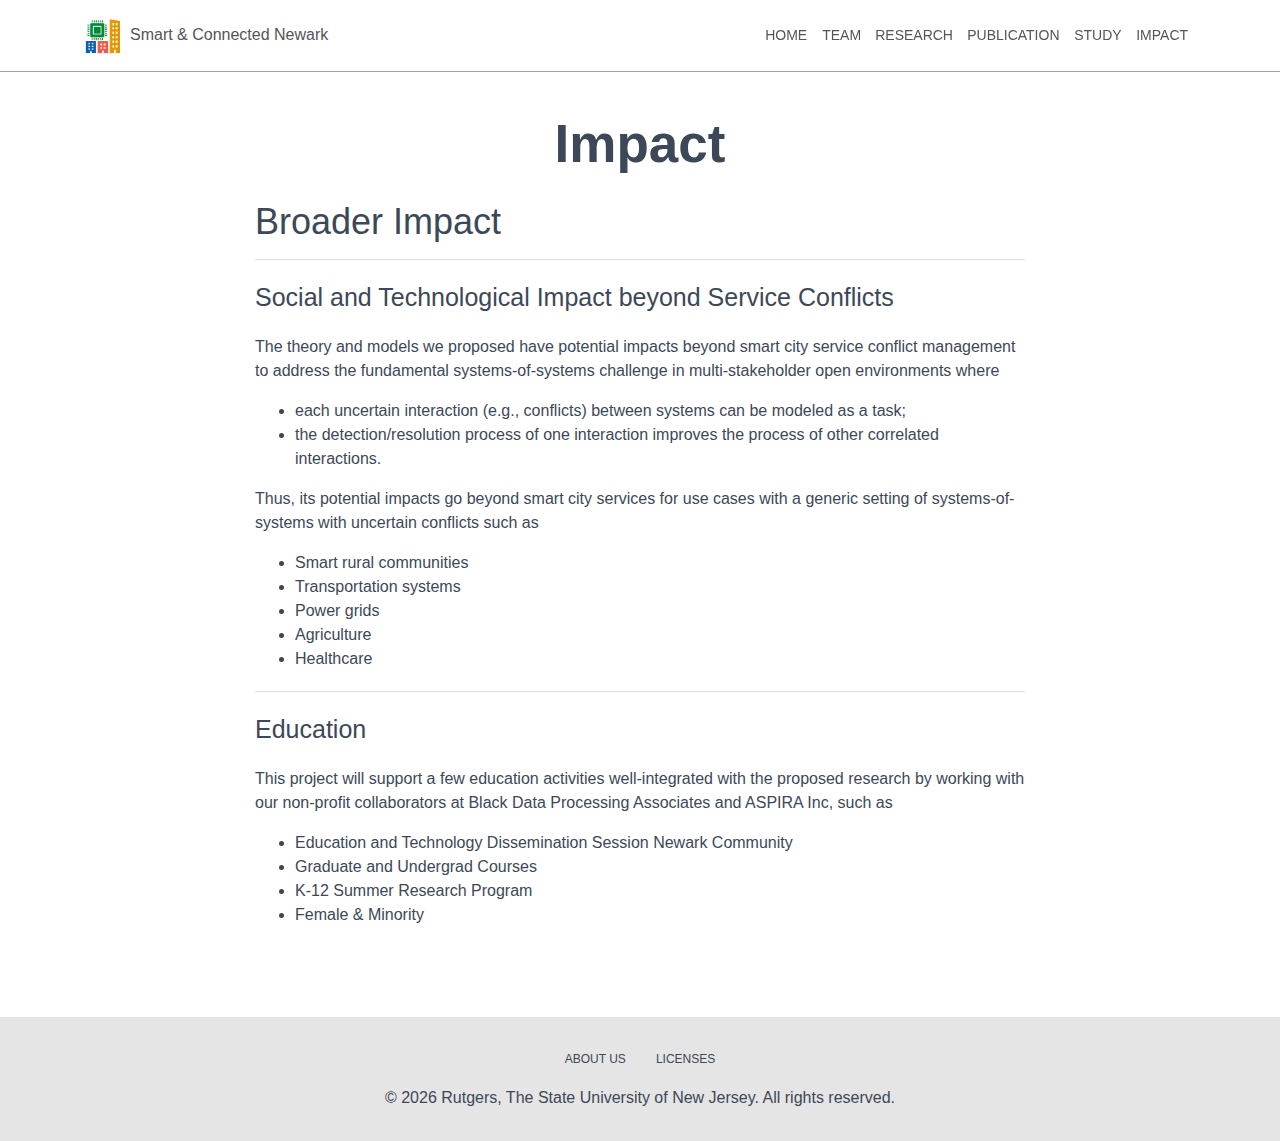
<file: impact/index.html>
<!DOCTYPE html><html><head><meta charSet="utf-8"/><meta http-equiv="x-ua-compatible" content="ie=edge"/><meta name="viewport" content="width=device-width, initial-scale=1, shrink-to-fit=no"/><style data-href="/styles.a1c2bf604cf97413354f.css" id="gatsby-global-css">.carousel.carousel-slider .control-arrow,.carousel .control-arrow{background:none;border:0;cursor:pointer;filter:alpha(opacity=40);font-size:32px;opacity:.4;position:absolute;top:20px;transition:all .25s ease-in;z-index:2}.carousel .control-arrow:focus,.carousel .control-arrow:hover{filter:alpha(opacity=100);opacity:1}.carousel.carousel-slider .control-arrow:before,.carousel .control-arrow:before{border-bottom:8px solid transparent;border-top:8px solid transparent;content:"";display:inline-block;margin:0 5px}.carousel .control-disabled.control-arrow{cursor:inherit;display:none;filter:alpha(opacity=0);opacity:0}.carousel .control-prev.control-arrow{left:0}.carousel .control-prev.control-arrow:before{border-right:8px solid #fff}.carousel .control-next.control-arrow{right:0}.carousel .control-next.control-arrow:before{border-left:8px solid #fff}.carousel-root{outline:none}.carousel{position:relative;width:100%}.carousel *{box-sizing:border-box}.carousel img{display:inline-block;pointer-events:none;width:100%}.carousel .carousel{position:relative}.carousel .control-arrow{background:none;border:0;font-size:18px;margin-top:-13px;outline:0;top:50%}.carousel .thumbs-wrapper{margin:20px;overflow:hidden}.carousel .thumbs{list-style:none;position:relative;transform:translateZ(0);transition:all .15s ease-in;white-space:nowrap}.carousel .thumb{border:3px solid #fff;display:inline-block;margin-right:6px;overflow:hidden;padding:2px;transition:border .15s ease-in;white-space:nowrap}.carousel .thumb:focus{border:3px solid #ccc;outline:none}.carousel .thumb.selected,.carousel .thumb:hover{border:3px solid #333}.carousel .thumb img{vertical-align:top}.carousel.carousel-slider{margin:0;overflow:hidden;position:relative}.carousel.carousel-slider .control-arrow{bottom:0;color:#fff;font-size:26px;margin-top:0;padding:5px;top:0}.carousel.carousel-slider .control-arrow:hover{background:rgba(0,0,0,.2)}.carousel .slider-wrapper{margin:auto;overflow:hidden;transition:height .15s ease-in;width:100%}.carousel .slider-wrapper.axis-horizontal .slider{-ms-box-orient:horizontal;display:-moz-flex;display:flex}.carousel .slider-wrapper.axis-horizontal .slider .slide{flex-direction:column;flex-flow:column}.carousel .slider-wrapper.axis-vertical{-ms-box-orient:horizontal;display:-moz-flex;display:flex}.carousel .slider-wrapper.axis-vertical .slider{flex-direction:column}.carousel .slider{list-style:none;margin:0;padding:0;position:relative;width:100%}.carousel .slider.animated{transition:all .35s ease-in-out}.carousel .slide{margin:0;min-width:100%;position:relative;text-align:center}.carousel .slide img{border:0;vertical-align:top;width:100%}.carousel .slide iframe{border:0;display:inline-block;margin:0 40px 40px;width:calc(100% - 80px)}.carousel .slide .legend{background:#000;border-radius:10px;bottom:40px;color:#fff;font-size:12px;left:50%;margin-left:-45%;opacity:.25;padding:10px;position:absolute;text-align:center;transition:all .5s ease-in-out;transition:opacity .35s ease-in-out;width:90%}.carousel .control-dots{bottom:0;margin:10px 0;padding:0;position:absolute;text-align:center;width:100%;z-index:1}@media (min-width:960px){.carousel .control-dots{bottom:0}}.carousel .control-dots .dot{background:#fff;border-radius:50%;box-shadow:1px 1px 2px rgba(0,0,0,.9);cursor:pointer;display:inline-block;filter:alpha(opacity=30);height:8px;margin:0 8px;opacity:.3;transition:opacity .25s ease-in;width:8px}.carousel .control-dots .dot.selected,.carousel .control-dots .dot:hover{filter:alpha(opacity=100);opacity:1}.carousel .carousel-status{color:#fff;font-size:10px;padding:5px;position:absolute;right:0;text-shadow:1px 1px 1px rgba(0,0,0,.9);top:0}.carousel:hover .slide .legend{opacity:1}

/*!

 =========================================================
 * Material Kit React v1.10.0 based on Material Kit Free - v2.0.2 (Bootstrap 4.0.0 Final Edition)
 =========================================================

 * Product Page: https://www.creative-tim.com/product/material-kit-react
 * Copyright 2021 Creative Tim (https://www.creative-tim.com)
 * Licensed under MIT (https://github.com/creativetimofficial/material-kit-react/blob/master/LICENSE.md)

 * Coded by Creative Tim

 =========================================================

 * The above copyright notice and this permission notice shall be included in all copies or substantial portions of the Software.

 */html *{-webkit-font-smoothing:antialiased;-moz-osx-font-smoothing:grayscale}body,h1,h2,h3,h4,h5,h6{font-family:Roboto,Helvetica,Arial,sans-serif;font-weight:300;line-height:1.5em}h1,h2,h3,h4,h5,h6{color:inherit}h1,h2,h3{margin-top:20px}h1,h2,h3,h4,h5,h6{margin-bottom:10px}h4,h5,h6{margin-top:10px}h1{font-size:3.3125rem;line-height:1.15em}h2{font-size:2.25rem;line-height:1.5em}h3{font-size:1.5625rem;line-height:1.4em}h4{font-size:1.125rem;line-height:1.5em}h5{font-size:1.0625rem;line-height:1.55em}h6{font-size:.75rem;font-weight:500;text-transform:uppercase}p{font-size:14px;margin:0 0 10px}html{-webkit-text-size-adjust:100%;-ms-text-size-adjust:100%;-ms-overflow-style:scrollbar;-webkit-tap-highlight-color:transparent;font-family:sans-serif;line-height:1.15}body{background-color:#e5e5e5;color:#3c4858;font-size:1rem;margin:0;text-align:left}legend{border-bottom:0}*{-webkit-tap-highlight-color:rgba(255,255,255,0);-webkit-tap-highlight-color:transparent;box-sizing:border-box}:focus{outline:0}a{background-color:transparent;color:#9c27b0}a,a:focus,a:hover{text-decoration:none}a:focus,a:hover{color:#89229b}label{color:#aaa;font-size:14px;line-height:1.42857}label,small{font-weight:400}small{color:#777;font-size:75%}img{border-style:none;vertical-align:middle}form{margin-bottom:1.125rem}/*! nouislider - 14.0.2 - 6/28/2019 */.noUi-target,.noUi-target *{-webkit-touch-callout:none;-webkit-tap-highlight-color:rgba(0,0,0,0);box-sizing:border-box;touch-action:none;-webkit-user-select:none;-ms-user-select:none;user-select:none}.noUi-target{direction:ltr;position:relative}.noUi-base,.noUi-connects{height:100%;position:relative;width:100%;z-index:1}.noUi-connects{overflow:hidden;z-index:0}.noUi-connect,.noUi-origin{left:0;position:absolute;top:0;-ms-transform-origin:0 0;-webkit-transform-origin:0 0;transform-origin:0 0;-webkit-transform-style:preserve-3d;transform-style:flat;will-change:transform;z-index:1}.noUi-connect{height:100%;width:100%}.noUi-origin{height:10%;width:10%}html:not([dir=rtl]) .noUi-horizontal .noUi-origin{left:auto;right:0}.noUi-vertical .noUi-origin{width:0}.noUi-horizontal .noUi-origin{height:0}.noUi-handle{-webkit-backface-visibility:hidden;backface-visibility:hidden;position:absolute}.noUi-touch-area{height:100%;width:100%}.noUi-state-tap .noUi-connect,.noUi-state-tap .noUi-origin{transition:transform .3s}.noUi-state-drag *{cursor:inherit!important}.noUi-horizontal{height:2px;margin:15px 0}.noUi-horizontal .noUi-handle{background:#fff;border:1px solid #9c27b0;border-radius:100%;box-shadow:0 2px 2px 0 rgba(0,0,0,.14),0 3px 1px -2px rgba(0,0,0,.12),0 1px 5px 0 rgba(0,0,0,.2);box-sizing:border-box;cursor:pointer;height:14px;left:-10px;top:-6px;transition:all .2s ease-out;width:14px}.noUi-vertical{width:18px}.noUi-vertical .noUi-handle{height:15px;left:0;top:-7px;width:15px}html:not([dir=rtl]) .noUi-horizontal .noUi-handle{left:auto;right:-4px}.noUi-target{background-color:#c8c8c8}.noUi-connects,.noUi-target{border-radius:3px}.noUi-draggable{cursor:ew-resize}.noUi-vertical .noUi-draggable{cursor:ns-resize}.noUi-handle{background:#fff;border-radius:3px;box-shadow:inset 0 0 1px #fff,inset 0 1px 7px #ebebeb,0 3px 6px -3px #bbb;cursor:default}.noUi-active{box-shadow:inset 0 0 1px #fff,inset 0 1px 7px #ddd,0 3px 6px -3px #bbb}[disabled] .noUi-connect{background:#b8b8b8}[disabled].noUi-handle,[disabled] .noUi-handle,[disabled].noUi-target{cursor:not-allowed}.noUi-pips,.noUi-pips *{box-sizing:border-box}.noUi-pips{color:#999;position:absolute}.noUi-value{position:absolute;text-align:center;white-space:nowrap}.noUi-value-sub{color:#ccc;font-size:10px}.noUi-marker{background:#ccc;position:absolute}.noUi-marker-large,.noUi-marker-sub{background:#aaa}.noUi-pips-horizontal{height:80px;left:0;padding:10px 0;top:100%;width:100%}.noUi-value-horizontal{transform:translate(-50%,50%)}.noUi-rtl .noUi-value-horizontal{transform:translate(50%,50%)}.noUi-marker-horizontal.noUi-marker{height:5px;margin-left:-1px;width:2px}.noUi-marker-horizontal.noUi-marker-sub{height:10px}.noUi-marker-horizontal.noUi-marker-large{height:15px}.noUi-pips-vertical{height:100%;left:100%;padding:0 10px;top:0}.noUi-value-vertical{padding-left:25px;transform:translateY(-50%)}.noUi-rtl .noUi-value-vertical{transform:translateY(50%)}.noUi-marker-vertical.noUi-marker{height:2px;margin-top:-1px;width:5px}.noUi-marker-vertical.noUi-marker-sub{width:10px}.noUi-marker-vertical.noUi-marker-large{width:15px}.noUi-tooltip{background:#fff;border:1px solid #d9d9d9;border-radius:3px;color:#000;display:block;padding:5px;position:absolute;text-align:center;white-space:nowrap}.noUi-horizontal .noUi-tooltip{bottom:120%;left:50%;transform:translate(-50%)}.noUi-vertical .noUi-tooltip{right:120%;top:50%;transform:translateY(-50%)}.noUi-target .noUi-handle{border:1px solid #333}.noUi-target.slider-primary.noUi-connect,.noUi-target.slider-primary .noUi-connect{background-color:#9c27b0}.noUi-target.slider-primary .noUi-handle{border-color:#9c27b0}.noUi-target.slider-info.noUi-connect,.noUi-target.slider-info .noUi-connect{background-color:#00bcd4}.noUi-target.slider-info .noUi-handle{border-color:#00bcd4}.noUi-target.slider-success.noUi-connect,.noUi-target.slider-success .noUi-connect{background-color:#4caf50}.noUi-target.slider-success .noUi-handle{border-color:#4caf50}.noUi-target.slider-warning.noUi-connect,.noUi-target.slider-warning .noUi-connect{background-color:#ff9800}.noUi-target.slider-warning .noUi-handle{border-color:#ff9800}.noUi-target.slider-danger.noUi-connect,.noUi-target.slider-danger .noUi-connect{background-color:#f44336}.noUi-target.slider-danger .noUi-handle{border-color:#f44336}.noUi-target.slider-rose.noUi-connect,.noUi-target.slider-rose .noUi-connect{background-color:#e91e63}.noUi-target.slider-rose .noUi-handle{border-color:#e91e63}/*!
* https://github.com/YouCanBookMe/react-datetime
*/.rdt{position:relative}.rdt .rdtPicker{display:block;margin-top:-20px;opacity:0;transition:all .15s linear;visibility:hidden}.rdt.rdtOpen .rdtPicker{margin-top:0;opacity:1;visibility:visible}.rdt input.form-control{background-color:transparent;background-position:bottom,center calc(100% - 1px);background-repeat:no-repeat;background-size:0 2px,100% 1px;border:0;border-radius:0;color:#555;display:block;float:none;font-family:Roboto,Helvetica,Arial,sans-serif;font-size:14px;font-weight:400;height:36px;line-height:1.42857;padding:7px 0;transition:background 0s ease-out;width:100%}.rdt input.form-control,.rdt input.form-control:focus{background-image:linear-gradient(#9c27b0,#9c27b0),linear-gradient(#d2d2d2,#d2d2d2);box-shadow:none}.rdt input.form-control:focus{background-size:100% 2px,100% 1px;outline:none;transition-duration:.3s}.rdtPicker{background:#fff;-webkit-background-clip:padding-box;background-clip:padding-box;border-radius:.125rem;box-shadow:0 10px 50px 0 rgba(0,0,0,.2);display:none;margin-top:1px;min-width:160px;padding:4px;position:absolute;width:260px;z-index:99999!important}.rdtPicker:before{border-bottom:.4em solid;color:#fff;height:0;right:auto;vertical-align:middle;width:0}.rdtPicker:after,.rdtPicker:before{border-left:.4em solid transparent;border-right:.4em solid transparent;content:"";display:inline-block;left:10px;position:absolute;top:-5px}.rdtPicker:after{border-bottom:.4em solid #fff}.rdtPicker{display:block;top:40px}.rdtStatic .rdtPicker{box-shadow:none;position:static}.rdtPicker .rdtTimeToggle{border-radius:4px;padding:5px;text-align:center}.rdtPicker table{border-collapse:collapse;border-color:#fff!important;margin:0;width:100%}.rdtPicker td,.rdtPicker th{padding:1px;text-align:center}.rdtPicker td{cursor:pointer}.rdtDay{border-radius:50%;height:30px;line-height:33px;padding:0;text-align:center;width:30px}.rdtDay.rdtActive,.rdtDay.rdtActive:hover,.rdtDay.rdtToday.rdtActive{background-color:#9c27b0!important;box-shadow:0 5px 20px 0 rgba(0,0,0,.2),0 13px 24px -11px rgba(156,39,176,.6);color:#fff}.rdtDays tr .dow{border-bottom:1px solid #e3e3e3;font-size:12px;font-weight:inherit;padding-bottom:5px;padding-top:10px;text-align:center;text-transform:uppercase}.rdtDays tr .rdtNew,.rdtDays tr .rdtOld{color:#bdbdbd}.rdtPicker .rdtTimeToggle:hover,.rdtPicker td.rdtDay:hover,.rdtPicker td.rdtHour:hover,.rdtPicker td.rdtMinute:hover,.rdtPicker td.rdtSecond:hover{background:#eee;cursor:pointer}.rdtPicker td.rdtToday{position:relative}.rdtPicker td.rdtActive.rdtToday:before{border-bottom-color:#fff}.rdtPicker td.rdtDisabled,.rdtPicker td.rdtDisabled:hover{background:none;color:#999;cursor:not-allowed}.rdtPicker td span.rdtOld{color:#999}.rdtPicker td span.rdtDisabled,.rdtPicker td span.rdtDisabled:hover{background:none;color:#999;cursor:not-allowed}.rdtPicker .dow{border-bottom:none;width:14.2857%}.rdtPicker th.rdtSwitch{border-radius:4px;padding:5px;width:50px}.rdtPicker th.rdtNext,.rdtPicker th.rdtPrev{border-radius:50%;font-size:21px;line-height:33px;vertical-align:top}.rdtPicker .dow,.rdtPicker .rdtTimeToggle,.rdtPicker th.rdtNext,.rdtPicker th.rdtPrev,.rdtPicker th.rdtSwitch{color:#9c27b0}.rdtNext span,.rdtPrev span{-webkit-touch-callout:none;display:block;-webkit-user-select:none;-ms-user-select:none;user-select:none}.rdtPicker th.rdtDisabled,.rdtPicker th.rdtDisabled:hover{background:none;color:#999;cursor:not-allowed}.rdtPicker thead tr:first-child th{cursor:pointer}.rdtPicker thead tr:first-child th:hover{background:#eee}.rdtPicker button{background:none;border:none;cursor:pointer}.rdtPicker button:hover{background-color:#eee}.rdtPicker thead button{height:100%;width:100%}td.rdtMonth,td.rdtYear{cursor:pointer;height:50px;width:25%}td.rdtMonth:hover,td.rdtYear:hover{background:#eee}.rdtCounters{display:inline-block}.rdtCounters>div{border-radius:50%;float:left;font-weight:inherit;margin:3px;width:40px}.rdtCounters .rdtCounterSeparator{border:1px solid transparent;width:0}.rdtCounter{height:100px;width:40px}.rdtCounter .rdtCount{border:1px solid transparent;height:40px;padding:7px}.rdtCounters .rdtCounter:last-child .rdtCount{border:1px solid #9c27b0;border-radius:50%;color:#9c27b0}.rdtCounterSeparator{line-height:100px;padding:7px}.rdtCounter .rdtBtn{-webkit-touch-callout:none;border-radius:50%;color:#eee;cursor:pointer;display:block;line-height:40px;transition:all 60ms ease-in;-webkit-user-select:none;-ms-user-select:none;user-select:none}.rdtCounter .rdtBtn:hover{background:#eee;color:#797979}.rdtCounter .rdtCount{font-size:inherit;line-height:25px}.rdtMilli{padding-left:8px;vertical-align:middle;width:48px}.rdtMilli input{font-size:inherit;margin-top:37px;width:100%}.rdtMonths,.rdtYears{padding-bottom:10px}.rdtMonths .rdtMonth,.rdtMonths .rdtYear,.rdtYears .rdtMonth,.rdtYears .rdtYear{border-radius:50%;cursor:pointer;display:inline-block;height:56px;line-height:56px;margin:3px;text-align:center;width:56px}.rdtMonths .rdtMonth.rdtActive,.rdtMonths .rdtYear.rdtActive,.rdtYears .rdtMonth.rdtActive,.rdtYears .rdtYear.rdtActive{background-color:#9c27b0!important;color:#fff}.slick-slider{-webkit-touch-callout:none;-webkit-tap-highlight-color:transparent;box-sizing:border-box;display:block;position:relative;touch-action:pan-y;-webkit-user-select:none;-ms-user-select:none;user-select:none;-khtml-user-select:none}@media(min-width:768px){.slick-slider .slick-caption{display:block!important}}.slick-slider .slick-caption{bottom:20px;color:#fff;display:none;left:15%;padding-bottom:45px;padding-top:20px;position:absolute;right:15%;text-align:center;z-index:10;z-index:3}.slick-slider .slick-slide>div:first-child{position:relative}.slick-slider .slick-icons{position:relative;top:5px}.slick-slider .slick-image{display:inline-flex!important;width:100%!important}.slick-list{display:block;margin:0;overflow:hidden;padding:0;position:relative}.slick-list:focus{outline:none}.slick-list.dragging{cursor:pointer;cursor:hand}.slick-slider .slick-list,.slick-slider .slick-track{transform:translateZ(0)}.slick-track{display:block;left:0;margin-left:auto;margin-right:auto;position:relative;top:0}.slick-track:after,.slick-track:before{content:"";display:table}.slick-track:after{clear:both}.slick-loading .slick-track{visibility:hidden}.slick-slide{display:none;float:left;height:100%;min-height:1px}[dir=rtl] .slick-slide{float:right}.slick-slide img{display:block}.slick-slide.slick-loading img{display:none}.slick-slide.dragging img{pointer-events:none}.slick-initialized .slick-slide{display:block}.slick-loading .slick-slide{visibility:hidden}.slick-vertical .slick-slide{border:1px solid transparent;display:block;height:auto}.slick-arrow.slick-hidden{display:none}button.slick-arrow.slick-next,button.slick-arrow.slick-prev{background:transparent;border:none;color:transparent;cursor:pointer;display:block;font-size:0;height:100%;line-height:0;opacity:.5;outline:none;padding:0;position:absolute;top:50%;transform:translateY(-50%);width:15%;z-index:2}.slick-prev{left:0}.slick-prev:before{-moz-osx-font-smoothing:grayscale;-webkit-font-smoothing:antialiased;text-rendering:auto;color:#fff;content:"";display:inline-block;font-family:Font Awesome\ 5 Free;font-size:30px;font-style:normal;font-variant:normal;font-weight:600;line-height:1;width:100%}.slick-next{right:0}.slick-next:before{-moz-osx-font-smoothing:grayscale;-webkit-font-smoothing:antialiased;text-rendering:auto;color:#fff;content:"";display:inline-block;font-family:Font Awesome\ 5 Free;font-size:30px;font-style:normal;font-variant:normal;font-weight:600;line-height:1;width:100%}.slick-list{z-index:1}.slick-dots{bottom:5px;list-style:none;margin-bottom:1rem;margin-top:0;padding:0;position:absolute;text-align:center;width:100%;z-index:3}.slick-dots li,.slick-dots li button{cursor:pointer;height:20px;width:20px}.slick-dots li{display:inline-block;margin:0 5px;padding:0;position:relative}.slick-dots li button{background:transparent;border:0;color:transparent;display:block;font-size:0;line-height:0;outline:none;padding:5px}.slick-dots li button:before{-webkit-font-smoothing:antialiased;-moz-osx-font-smoothing:grayscale;background-color:#fff;border-radius:2px;box-shadow:0 2px 2px 0 rgba(0,0,0,.14),0 3px 1px -2px rgba(0,0,0,.12),0 1px 5px 0 rgba(0,0,0,.2);content:"•";height:10px;left:0;opacity:1;position:absolute;text-align:center;top:0;transition:all .3s linear;width:10px}.slick-dots li.slick-active button:before{box-shadow:0 4px 5px 0 rgba(0,0,0,.14),0 1px 10px 0 rgba(0,0,0,.12),0 2px 4px -1px rgba(0,0,0,.2);height:15px;top:-3px;width:15px}</style><meta name="generator" content="Gatsby 3.6.1"/><style data-styled="" data-styled-version="5.3.0"></style><style>.gatsby-image-wrapper{position:relative;overflow:hidden}.gatsby-image-wrapper img{bottom:0;height:100%;left:0;margin:0;max-width:none;padding:0;position:absolute;right:0;top:0;width:100%;object-fit:cover}.gatsby-image-wrapper [data-main-image]{opacity:0;transform:translateZ(0);transition:opacity .25s linear;will-change:opacity}.gatsby-image-wrapper-constrained{display:inline-block;vertical-align:top}</style><noscript><style>.gatsby-image-wrapper noscript [data-main-image]{opacity:1!important}.gatsby-image-wrapper [data-placeholder-image]{opacity:0!important}</style></noscript><script type="module">const e="undefined"!=typeof HTMLImageElement&&"loading"in HTMLImageElement.prototype;e&&document.body.addEventListener("load",(function(e){if(void 0===e.target.dataset.mainImage)return;if(void 0===e.target.dataset.gatsbyImageSsr)return;const t=e.target;let a=null,n=t;for(;null===a&&n;)void 0!==n.parentNode.dataset.gatsbyImageWrapper&&(a=n.parentNode),n=n.parentNode;const o=a.querySelector("[data-placeholder-image]"),r=new Image;r.src=t.currentSrc,r.decode().catch((()=>{})).then((()=>{t.style.opacity=1,o&&(o.style.opacity=0,o.style.transition="opacity 500ms linear")}))}),!0);</script><style id="jss-server-side">.MuiPaper-root{color:rgba(0,0,0,.87);transition:box-shadow .3s cubic-bezier(.4, 0, .2, 1) 0s;background-color:#fff}.MuiPaper-rounded{border-radius:4px}.MuiPaper-outlined{border:1px solid rgba(0,0,0,.12)}.MuiPaper-elevation0{box-shadow:none}.MuiPaper-elevation1{box-shadow:0 2px 1px -1px rgba(0,0,0,.2),0 1px 1px 0 rgba(0,0,0,.14),0 1px 3px 0 rgba(0,0,0,.12)}.MuiPaper-elevation2{box-shadow:0 3px 1px -2px rgba(0,0,0,.2),0 2px 2px 0 rgba(0,0,0,.14),0 1px 5px 0 rgba(0,0,0,.12)}.MuiPaper-elevation3{box-shadow:0 3px 3px -2px rgba(0,0,0,.2),0 3px 4px 0 rgba(0,0,0,.14),0 1px 8px 0 rgba(0,0,0,.12)}.MuiPaper-elevation4{box-shadow:0 2px 4px -1px rgba(0,0,0,.2),0 4px 5px 0 rgba(0,0,0,.14),0 1px 10px 0 rgba(0,0,0,.12)}.MuiPaper-elevation5{box-shadow:0 3px 5px -1px rgba(0,0,0,.2),0 5px 8px 0 rgba(0,0,0,.14),0 1px 14px 0 rgba(0,0,0,.12)}.MuiPaper-elevation6{box-shadow:0 3px 5px -1px rgba(0,0,0,.2),0 6px 10px 0 rgba(0,0,0,.14),0 1px 18px 0 rgba(0,0,0,.12)}.MuiPaper-elevation7{box-shadow:0 4px 5px -2px rgba(0,0,0,.2),0 7px 10px 1px rgba(0,0,0,.14),0 2px 16px 1px rgba(0,0,0,.12)}.MuiPaper-elevation8{box-shadow:0 5px 5px -3px rgba(0,0,0,.2),0 8px 10px 1px rgba(0,0,0,.14),0 3px 14px 2px rgba(0,0,0,.12)}.MuiPaper-elevation9{box-shadow:0 5px 6px -3px rgba(0,0,0,.2),0 9px 12px 1px rgba(0,0,0,.14),0 3px 16px 2px rgba(0,0,0,.12)}.MuiPaper-elevation10{box-shadow:0 6px 6px -3px rgba(0,0,0,.2),0 10px 14px 1px rgba(0,0,0,.14),0 4px 18px 3px rgba(0,0,0,.12)}.MuiPaper-elevation11{box-shadow:0 6px 7px -4px rgba(0,0,0,.2),0 11px 15px 1px rgba(0,0,0,.14),0 4px 20px 3px rgba(0,0,0,.12)}.MuiPaper-elevation12{box-shadow:0 7px 8px -4px rgba(0,0,0,.2),0 12px 17px 2px rgba(0,0,0,.14),0 5px 22px 4px rgba(0,0,0,.12)}.MuiPaper-elevation13{box-shadow:0 7px 8px -4px rgba(0,0,0,.2),0 13px 19px 2px rgba(0,0,0,.14),0 5px 24px 4px rgba(0,0,0,.12)}.MuiPaper-elevation14{box-shadow:0 7px 9px -4px rgba(0,0,0,.2),0 14px 21px 2px rgba(0,0,0,.14),0 5px 26px 4px rgba(0,0,0,.12)}.MuiPaper-elevation15{box-shadow:0 8px 9px -5px rgba(0,0,0,.2),0 15px 22px 2px rgba(0,0,0,.14),0 6px 28px 5px rgba(0,0,0,.12)}.MuiPaper-elevation16{box-shadow:0 8px 10px -5px rgba(0,0,0,.2),0 16px 24px 2px rgba(0,0,0,.14),0 6px 30px 5px rgba(0,0,0,.12)}.MuiPaper-elevation17{box-shadow:0 8px 11px -5px rgba(0,0,0,.2),0 17px 26px 2px rgba(0,0,0,.14),0 6px 32px 5px rgba(0,0,0,.12)}.MuiPaper-elevation18{box-shadow:0 9px 11px -5px rgba(0,0,0,.2),0 18px 28px 2px rgba(0,0,0,.14),0 7px 34px 6px rgba(0,0,0,.12)}.MuiPaper-elevation19{box-shadow:0 9px 12px -6px rgba(0,0,0,.2),0 19px 29px 2px rgba(0,0,0,.14),0 7px 36px 6px rgba(0,0,0,.12)}.MuiPaper-elevation20{box-shadow:0 10px 13px -6px rgba(0,0,0,.2),0 20px 31px 3px rgba(0,0,0,.14),0 8px 38px 7px rgba(0,0,0,.12)}.MuiPaper-elevation21{box-shadow:0 10px 13px -6px rgba(0,0,0,.2),0 21px 33px 3px rgba(0,0,0,.14),0 8px 40px 7px rgba(0,0,0,.12)}.MuiPaper-elevation22{box-shadow:0 10px 14px -6px rgba(0,0,0,.2),0 22px 35px 3px rgba(0,0,0,.14),0 8px 42px 7px rgba(0,0,0,.12)}.MuiPaper-elevation23{box-shadow:0 11px 14px -7px rgba(0,0,0,.2),0 23px 36px 3px rgba(0,0,0,.14),0 9px 44px 8px rgba(0,0,0,.12)}.MuiPaper-elevation24{box-shadow:0 11px 15px -7px rgba(0,0,0,.2),0 24px 38px 3px rgba(0,0,0,.14),0 9px 46px 8px rgba(0,0,0,.12)}.MuiAppBar-root{width:100%;display:flex;z-index:1100;box-sizing:border-box;flex-shrink:0;flex-direction:column}.MuiAppBar-positionFixed{top:0;left:auto;right:0;position:fixed}@media print{.MuiAppBar-positionFixed{position:absolute}}.MuiAppBar-positionAbsolute{top:0;left:auto;right:0;position:absolute}.MuiAppBar-positionSticky{top:0;left:auto;right:0;position:-webkit-sticky;position:sticky}.MuiAppBar-positionStatic{position:static}.MuiAppBar-positionRelative{position:relative}.MuiAppBar-colorDefault{color:rgba(0,0,0,.87);background-color:#f5f5f5}.MuiAppBar-colorPrimary{color:#fff;background-color:#3f51b5}.MuiAppBar-colorSecondary{color:#fff;background-color:#f50057}.MuiAppBar-colorInherit{color:inherit}.MuiAppBar-colorTransparent{color:inherit;background-color:transparent}.MuiToolbar-root{display:flex;position:relative;align-items:center}.MuiToolbar-gutters{padding-left:16px;padding-right:16px}@media (min-width:600px){.MuiToolbar-gutters{padding-left:24px;padding-right:24px}}.MuiToolbar-regular{min-height:56px}@media (min-width:0px) and (orientation:landscape){.MuiToolbar-regular{min-height:48px}}@media (min-width:600px){.MuiToolbar-regular{min-height:64px}}.MuiToolbar-dense{min-height:48px}.MuiButtonBase-root{color:inherit;border:0;cursor:pointer;margin:0;display:inline-flex;outline:0;padding:0;position:relative;align-items:center;-webkit-user-select:none;-ms-user-select:none;user-select:none;border-radius:0;vertical-align:middle;-moz-appearance:none;justify-content:center;text-decoration:none;background-color:transparent;-webkit-appearance:none;-webkit-tap-highlight-color:transparent}.MuiButtonBase-root::-moz-focus-inner{border-style:none}.MuiButtonBase-root.Mui-disabled{cursor:default;pointer-events:none}@media print{.MuiButtonBase-root{-webkit-print-color-adjust:exact;color-adjust:exact}}.MuiButton-root{color:rgba(0,0,0,.87);padding:6px 16px;font-size:.875rem;min-width:64px;box-sizing:border-box;transition:background-color 250ms cubic-bezier(.4, 0, .2, 1) 0s,box-shadow 250ms cubic-bezier(.4, 0, .2, 1) 0s,border 250ms cubic-bezier(.4, 0, .2, 1) 0s;font-family:Roboto,Helvetica,Arial,sans-serif;font-weight:500;line-height:1.75;border-radius:4px;letter-spacing:.02857em;text-transform:uppercase}.MuiButton-root:hover{text-decoration:none;background-color:rgba(0,0,0,.04)}.MuiButton-root.Mui-disabled{color:rgba(0,0,0,.26)}@media (hover:none){.MuiButton-root:hover{background-color:transparent}}.MuiButton-root:hover.Mui-disabled{background-color:transparent}.MuiButton-label{width:100%;display:inherit;align-items:inherit;justify-content:inherit}.MuiButton-text{padding:6px 8px}.MuiButton-textPrimary{color:#3f51b5}.MuiButton-textPrimary:hover{background-color:rgba(63,81,181,.04)}@media (hover:none){.MuiButton-textPrimary:hover{background-color:transparent}}.MuiButton-textSecondary{color:#f50057}.MuiButton-textSecondary:hover{background-color:rgba(245,0,87,.04)}@media (hover:none){.MuiButton-textSecondary:hover{background-color:transparent}}.MuiButton-outlined{border:1px solid rgba(0,0,0,.23);padding:5px 15px}.MuiButton-outlined.Mui-disabled{border:1px solid rgba(0,0,0,.12)}.MuiButton-outlinedPrimary{color:#3f51b5;border:1px solid rgba(63,81,181,.5)}.MuiButton-outlinedPrimary:hover{border:1px solid #3f51b5;background-color:rgba(63,81,181,.04)}@media (hover:none){.MuiButton-outlinedPrimary:hover{background-color:transparent}}.MuiButton-outlinedSecondary{color:#f50057;border:1px solid rgba(245,0,87,.5)}.MuiButton-outlinedSecondary:hover{border:1px solid #f50057;background-color:rgba(245,0,87,.04)}.MuiButton-outlinedSecondary.Mui-disabled{border:1px solid rgba(0,0,0,.26)}@media (hover:none){.MuiButton-outlinedSecondary:hover{background-color:transparent}}.MuiButton-contained{color:rgba(0,0,0,.87);box-shadow:0 3px 1px -2px rgba(0,0,0,.2),0 2px 2px 0 rgba(0,0,0,.14),0 1px 5px 0 rgba(0,0,0,.12);background-color:#e0e0e0}.MuiButton-contained:hover{box-shadow:0 2px 4px -1px rgba(0,0,0,.2),0 4px 5px 0 rgba(0,0,0,.14),0 1px 10px 0 rgba(0,0,0,.12);background-color:#d5d5d5}.MuiButton-contained.Mui-focusVisible{box-shadow:0 3px 5px -1px rgba(0,0,0,.2),0 6px 10px 0 rgba(0,0,0,.14),0 1px 18px 0 rgba(0,0,0,.12)}.MuiButton-contained:active{box-shadow:0 5px 5px -3px rgba(0,0,0,.2),0 8px 10px 1px rgba(0,0,0,.14),0 3px 14px 2px rgba(0,0,0,.12)}.MuiButton-contained.Mui-disabled{color:rgba(0,0,0,.26);box-shadow:none;background-color:rgba(0,0,0,.12)}@media (hover:none){.MuiButton-contained:hover{box-shadow:0 3px 1px -2px rgba(0,0,0,.2),0 2px 2px 0 rgba(0,0,0,.14),0 1px 5px 0 rgba(0,0,0,.12);background-color:#e0e0e0}}.MuiButton-contained:hover.Mui-disabled{background-color:rgba(0,0,0,.12)}.MuiButton-containedPrimary{color:#fff;background-color:#3f51b5}.MuiButton-containedPrimary:hover{background-color:#303f9f}@media (hover:none){.MuiButton-containedPrimary:hover{background-color:#3f51b5}}.MuiButton-containedSecondary{color:#fff;background-color:#f50057}.MuiButton-containedSecondary:hover{background-color:#c51162}@media (hover:none){.MuiButton-containedSecondary:hover{background-color:#f50057}}.MuiButton-disableElevation{box-shadow:none}.MuiButton-disableElevation:hover{box-shadow:none}.MuiButton-disableElevation.Mui-focusVisible{box-shadow:none}.MuiButton-disableElevation:active{box-shadow:none}.MuiButton-disableElevation.Mui-disabled{box-shadow:none}.MuiButton-colorInherit{color:inherit;border-color:currentColor}.MuiButton-textSizeSmall{padding:4px 5px;font-size:.8125rem}.MuiButton-textSizeLarge{padding:8px 11px;font-size:.9375rem}.MuiButton-outlinedSizeSmall{padding:3px 9px;font-size:.8125rem}.MuiButton-outlinedSizeLarge{padding:7px 21px;font-size:.9375rem}.MuiButton-containedSizeSmall{padding:4px 10px;font-size:.8125rem}.MuiButton-containedSizeLarge{padding:8px 22px;font-size:.9375rem}.MuiButton-fullWidth{width:100%}.MuiButton-startIcon{display:inherit;margin-left:-4px;margin-right:8px}.MuiButton-startIcon.MuiButton-iconSizeSmall{margin-left:-2px}.MuiButton-endIcon{display:inherit;margin-left:8px;margin-right:-4px}.MuiButton-endIcon.MuiButton-iconSizeSmall{margin-right:-2px}.MuiButton-iconSizeSmall>:first-child{font-size:18px}.MuiButton-iconSizeMedium>:first-child{font-size:20px}.MuiButton-iconSizeLarge>:first-child{font-size:22px}@media (min-width:0px) and (max-width:599.95px){.jss25{display:none}}@media (min-width:0px){.jss26{display:none}}@media (max-width:599.95px){.jss27{display:none}}@media (min-width:600px) and (max-width:959.95px){.jss28{display:none}}@media (min-width:600px){.jss29{display:none}}@media (max-width:959.95px){.jss30{display:none}}@media (min-width:960px) and (max-width:1279.95px){.jss31{display:none}}@media (min-width:960px){.jss32{display:none}}@media (max-width:1279.95px){.jss33{display:none}}@media (min-width:1280px) and (max-width:1919.95px){.jss34{display:none}}@media (min-width:1280px){.jss35{display:none}}@media (max-width:1919.95px){.jss36{display:none}}@media (min-width:1920px){.jss37{display:none}}@media (min-width:1920px){.jss38{display:none}}@media (min-width:0px){.jss39{display:none}}.jss9{color:#555;width:100%;border:0;display:flex;padding:.625rem 0;z-index:unset;position:relative;flex-flow:row nowrap;box-shadow:none;transition:all 150ms ease 0s;align-items:center;border-bottom:1px solid rgba(60,72,88,.5);border-radius:0;margin-bottom:20px;justify-content:flex-start;background-color:#fff}.jss10{z-index:1100;position:absolute}.jss11{z-index:1100;position:fixed}.jss12{flex:1;width:100%;display:flex;flex-wrap:nowrap;min-height:50px;align-items:center;margin-left:auto;margin-right:auto;padding-left:15px;padding-right:15px;justify-content:space-between}@media (min-width:576px){.jss12{max-width:540px}}@media (min-width:768px){.jss12{max-width:720px}}@media (min-width:992px){.jss12{max-width:960px}}@media (min-width:1200px){.jss12{max-width:1140px}}.jss13{flex:1}.jss14{color:inherit;padding:8px 8px 8px 0;font-size:15px;font-family:Roboto,Helvetica,Arial,sans-serif;font-weight:400;line-height:30px;white-space:nowrap;border-radius:3px;letter-spacing:0;text-transform:none}.jss14:focus,.jss14:hover{color:inherit;background:0 0}.jss15{margin:20px 10px}.jss16{color:#fff;box-shadow:0 4px 20px 0 rgba(0,0,0,.14),0 7px 12px -5px rgba(156,39,176,.46);background-color:#9c27b0}.jss17{color:#fff;box-shadow:0 4px 20px 0 rgba(0,0,0,.14),0 7px 12px -5px rgba(0,188,212,.46);background-color:#00acc1}.jss18{color:#fff;box-shadow:0 4px 20px 0 rgba(0,0,0,.14),0 7px 12px -5px rgba(76,175,80,.46);background-color:#4caf50}.jss19{color:#fff;box-shadow:0 4px 20px 0 rgba(0,0,0,.14),0 7px 12px -5px rgba(255,152,0,.46);background-color:#ff9800}.jss20{color:#fff;box-shadow:0 4px 20px 0 rgba(0,0,0,.14),0 7px 12px -5px rgba(244,67,54,.46);background-color:#f44336}.jss21{color:#fff;box-shadow:0 4px 20px 0 rgba(0,0,0,.14),0 7px 12px -5px rgba(233,30,99,.46);background-color:#e91e63}.jss22{color:#fff;box-shadow:0 4px 20px 0 rgba(0,0,0,.14),0 7px 12px -5px rgba(33,33,33,.46);background-color:#212121!important}.jss23{color:#555;border:0;padding:.625rem 0;box-shadow:0 4px 18px 0 rgba(0,0,0,.12),0 7px 10px -5px rgba(0,0,0,.15);margin-bottom:20px;background-color:#fff!important}.jss24{top:0;left:auto;right:0;width:260px;border:none;bottom:0;height:100vh;display:block;position:fixed;border-top:none;box-shadow:0 10px 30px -12px rgba(0,0,0,.42),0 4px 25px 0 rgba(0,0,0,.12),0 8px 10px -5px rgba(0,0,0,.2);overflow-y:visible;text-align:left;transition:all .33s cubic-bezier(.685, .0473, .346, 1);visibility:visible;padding-left:0;padding-right:0;transition-duration:.2s,.2s,.35s;transition-property:top,bottom,width;transition-timing-function:linear,linear,ease}.MuiList-root{margin:0;padding:0;position:relative;list-style:none}.MuiList-padding{padding-top:8px;padding-bottom:8px}.MuiList-subheader{padding-top:0}.MuiListItem-root{width:100%;display:flex;position:relative;box-sizing:border-box;text-align:left;align-items:center;padding-top:8px;padding-bottom:8px;justify-content:flex-start;text-decoration:none}.MuiListItem-root.Mui-focusVisible{background-color:rgba(0,0,0,.08)}.MuiListItem-root.Mui-selected,.MuiListItem-root.Mui-selected:hover{background-color:rgba(0,0,0,.08)}.MuiListItem-root.Mui-disabled{opacity:.5}.MuiListItem-container{position:relative}.MuiListItem-dense{padding-top:4px;padding-bottom:4px}.MuiListItem-alignItemsFlexStart{align-items:flex-start}.MuiListItem-divider{border-bottom:1px solid rgba(0,0,0,.12);background-clip:padding-box}.MuiListItem-gutters{padding-left:16px;padding-right:16px}.MuiListItem-button{transition:background-color 150ms cubic-bezier(.4, 0, .2, 1) 0s}.MuiListItem-button:hover{text-decoration:none;background-color:rgba(0,0,0,.04)}@media (hover:none){.MuiListItem-button:hover{background-color:transparent}}.MuiListItem-secondaryAction{padding-right:48px}.jss52{color:#fff;border:none;cursor:pointer;margin:.3125rem 1px;padding:12px 30px;position:relative;font-size:12px;min-width:auto;box-shadow:0 2px 2px 0 rgba(153,153,153,.14),0 3px 1px -2px rgba(153,153,153,.2),0 1px 5px 0 rgba(153,153,153,.12);min-height:auto;text-align:center;transition:box-shadow .2s cubic-bezier(.4, 0, 1, 1),background-color .2s cubic-bezier(.4, 0, .2, 1);font-weight:400;line-height:1.42857143;white-space:nowrap;will-change:box-shadow,transform;touch-action:manipulation;border-radius:3px;letter-spacing:0;text-transform:uppercase;vertical-align:middle;background-color:#999}.jss52:focus,.jss52:hover{color:#fff;box-shadow:0 14px 26px -12px rgba(153,153,153,.42),0 4px 23px 0 rgba(0,0,0,.12),0 8px 10px -5px rgba(153,153,153,.2);background-color:#999}.jss52 .fab,.jss52 .fal,.jss52 .far,.jss52 .fas,.jss52 .material-icons{top:0;display:inline-block;position:relative;font-size:1.1rem;margin-right:4px;vertical-align:middle}.jss52 svg{top:0;width:18px;height:18px;display:inline-block;position:relative;margin-right:4px;vertical-align:middle}.jss52.jss73 .fab,.jss52.jss73 .fal,.jss52.jss73 .far,.jss52.jss73 .fas,.jss52.jss73 .material-icons{top:0;left:0;width:100%;height:100%;position:absolute;font-size:20px;transform:none;line-height:41px;margin-right:0}.jss53{width:100%}.jss54{box-shadow:0 2px 2px 0 rgba(156,39,176,.14),0 3px 1px -2px rgba(156,39,176,.2),0 1px 5px 0 rgba(156,39,176,.12);background-color:#9c27b0}.jss54:focus,.jss54:hover{box-shadow:0 14px 26px -12px rgba(156,39,176,.42),0 4px 23px 0 rgba(0,0,0,.12),0 8px 10px -5px rgba(156,39,176,.2);background-color:#9c27b0}.jss55{box-shadow:0 2px 2px 0 rgba(0,188,212,.14),0 3px 1px -2px rgba(0,188,212,.2),0 1px 5px 0 rgba(0,188,212,.12);background-color:#00acc1}.jss55:focus,.jss55:hover{box-shadow:0 14px 26px -12px rgba(0,188,212,.42),0 4px 23px 0 rgba(0,0,0,.12),0 8px 10px -5px rgba(0,188,212,.2);background-color:#00acc1}.jss56{box-shadow:0 2px 2px 0 rgba(76,175,80,.14),0 3px 1px -2px rgba(76,175,80,.2),0 1px 5px 0 rgba(76,175,80,.12);background-color:#4caf50}.jss56:focus,.jss56:hover{box-shadow:0 14px 26px -12px rgba(76,175,80,.42),0 4px 23px 0 rgba(0,0,0,.12),0 8px 10px -5px rgba(76,175,80,.2);background-color:#4caf50}.jss57{box-shadow:0 2px 2px 0 rgba(255,152,0,.14),0 3px 1px -2px rgba(255,152,0,.2),0 1px 5px 0 rgba(255,152,0,.12);background-color:#ff9800}.jss57:focus,.jss57:hover{box-shadow:0 14px 26px -12px rgba(255,152,0,.42),0 4px 23px 0 rgba(0,0,0,.12),0 8px 10px -5px rgba(255,152,0,.2);background-color:#ff9800}.jss58{box-shadow:0 2px 2px 0 rgba(244,67,54,.14),0 3px 1px -2px rgba(244,67,54,.2),0 1px 5px 0 rgba(244,67,54,.12);background-color:#f44336}.jss58:focus,.jss58:hover{box-shadow:0 14px 26px -12px rgba(244,67,54,.42),0 4px 23px 0 rgba(0,0,0,.12),0 8px 10px -5px rgba(244,67,54,.2);background-color:#f44336}.jss59{box-shadow:0 2px 2px 0 rgba(233,30,99,.14),0 3px 1px -2px rgba(233,30,99,.2),0 1px 5px 0 rgba(233,30,99,.12);background-color:#e91e63}.jss59:focus,.jss59:hover{box-shadow:0 14px 26px -12px rgba(233,30,99,.42),0 4px 23px 0 rgba(0,0,0,.12),0 8px 10px -5px rgba(233,30,99,.2);background-color:#e91e63}.jss60,.jss60:focus,.jss60:hover,.jss60:visited{color:#999;background-color:#fff}.jss61{color:#fff;box-shadow:0 2px 2px 0 rgba(85,172,238,.14),0 3px 1px -2px rgba(85,172,238,.2),0 1px 5px 0 rgba(85,172,238,.12);background-color:#55acee}.jss61:focus,.jss61:hover,.jss61:visited{color:#fff;box-shadow:0 14px 26px -12px rgba(85,172,238,.42),0 4px 23px 0 rgba(0,0,0,.12),0 8px 10px -5px rgba(85,172,238,.2);background-color:#55acee}.jss62{color:#fff;box-shadow:0 2px 2px 0 rgba(59,89,152,.14),0 3px 1px -2px rgba(59,89,152,.2),0 1px 5px 0 rgba(59,89,152,.12);background-color:#3b5998}.jss62:focus,.jss62:hover{color:#fff;box-shadow:0 14px 26px -12px rgba(59,89,152,.42),0 4px 23px 0 rgba(0,0,0,.12),0 8px 10px -5px rgba(59,89,152,.2);background-color:#3b5998}.jss63{color:#fff;box-shadow:0 2px 2px 0 rgba(221,75,57,.14),0 3px 1px -2px rgba(221,75,57,.2),0 1px 5px 0 rgba(221,75,57,.12);background-color:#dd4b39}.jss63:focus,.jss63:hover{color:#fff;box-shadow:0 14px 26px -12px rgba(221,75,57,.42),0 4px 23px 0 rgba(0,0,0,.12),0 8px 10px -5px rgba(221,75,57,.2);background-color:#dd4b39}.jss64{color:#fff;box-shadow:0 2px 2px 0 rgba(51,51,51,.14),0 3px 1px -2px rgba(51,51,51,.2),0 1px 5px 0 rgba(51,51,51,.12);background-color:#333}.jss64:focus,.jss64:hover{color:#fff;box-shadow:0 14px 26px -12px rgba(51,51,51,.42),0 4px 23px 0 rgba(0,0,0,.12),0 8px 10px -5px rgba(51,51,51,.2);background-color:#333}.jss65,.jss65:focus,.jss65:hover,.jss65:visited{color:#fff;background:0 0;box-shadow:none}.jss65.jss64,.jss65.jss64:focus,.jss65.jss64:hover,.jss65.jss64:visited{color:#333}.jss65.jss63,.jss65.jss63:focus,.jss65.jss63:hover,.jss65.jss63:visited{color:#dd4b39}.jss65.jss62,.jss65.jss62:focus,.jss65.jss62:hover,.jss65.jss62:visited{color:#3b5998}.jss65.jss61,.jss65.jss61:focus,.jss65.jss61:hover,.jss65.jss61:visited{color:#55acee}.jss65.jss58,.jss65.jss58:focus,.jss65.jss58:hover,.jss65.jss58:visited{color:#f44336}.jss65.jss59,.jss65.jss59:focus,.jss65.jss59:hover,.jss65.jss59:visited{color:#e91e63}.jss65.jss57,.jss65.jss57:focus,.jss65.jss57:hover,.jss65.jss57:visited{color:#ff9800}.jss65.jss56,.jss65.jss56:focus,.jss65.jss56:hover,.jss65.jss56:visited{color:#4caf50}.jss65.jss55,.jss65.jss55:focus,.jss65.jss55:hover,.jss65.jss55:visited{color:#00acc1}.jss65.jss54,.jss65.jss54:focus,.jss65.jss54:hover,.jss65.jss54:visited{color:#9c27b0}.jss66,.jss66:focus,.jss66:hover,.jss66:visited{color:inherit;background:0 0;box-shadow:none}.jss67{opacity:.65;pointer-events:none}.jss68{padding:1.125rem 2.25rem;font-size:.875rem;line-height:1.333333;border-radius:.2rem}.jss69{padding:.40625rem 1.25rem;font-size:.6875rem;line-height:1.5;border-radius:.2rem}.jss70{border-radius:30px}.jss71{width:100%!important}.jss72,.jss72:focus,.jss72:hover{color:#999;box-shadow:none;background-color:transparent}.jss73{width:41px;height:41px;font-size:20px;min-width:41px;padding-left:12px;padding-right:12px}.jss73 .fab,.jss73 .fal,.jss73 .far,.jss73 .fas,.jss73 .material-icons,.jss73 svg{margin-right:0}.jss73.jss68{width:57px;height:57px;min-width:57px;line-height:56px}.jss73.jss69{width:30px;height:30px;min-width:30px}.jss73.jss69 .fab,.jss73.jss69 .fal,.jss73.jss69 .far,.jss73.jss69 .fas,.jss73.jss69 .material-icons{font-size:17px;line-height:29px}.jss73.jss69 svg{width:17px;height:17px}.jss73.jss68 .fab,.jss73.jss68 .fal,.jss73.jss68 .far,.jss73.jss68 .fas,.jss73.jss68 .material-icons{font-size:32px;line-height:56px}.jss73.jss68 svg{width:32px;height:32px}.jss40{color:inherit;margin:0;display:inline-block;font-size:14px;list-style:none;font-family:Roboto,Helvetica,Arial,sans-serif;font-weight:300;line-height:1.5em;padding-top:0;padding-left:0;padding-bottom:0;vertical-align:middle}.jss41{color:inherit;float:left;width:auto;margin:0;display:block;padding:0;position:relative}@media (max-width:959.95px){.jss41{width:100%}.jss41:after{width:calc(100% - 30px);height:1px;content:"";display:block;margin-left:15px;background-color:#e5e5e5}}.jss42{padding:0!important}.jss43{color:inherit;margin:0;display:inline-flex;padding:.45rem;position:relative;font-size:1em;font-weight:400;line-height:20px;border-radius:3px;text-transform:uppercase;text-decoration:none}.jss43:focus,.jss43:hover{color:#000;background:rgba(255,255,255,.8)}@media (max-width:959.95px){.jss43{width:calc(100% - 30px);margin-top:8px;text-align:left;margin-left:15px;margin-bottom:8px}.jss43>span:first-child{justify-content:flex-start}}.jss44{top:4px;color:inherit;margin:0;display:inline-flex;padding:.9375rem;font-size:12px;font-weight:400;line-height:20px;text-transform:uppercase;text-decoration:none}.jss45{top:3px;margin:0;display:inline-flex;position:relative;font-size:12px;font-weight:400;line-height:20px;text-transform:uppercase;text-decoration:none}.jss46{color:inherit;background-color:rgba(255,255,255,.1)}.jss47{width:20px;height:20px;margin-right:3px}.jss48{position:relative;font-size:20px!important;margin-right:4px}.jss49,.jss49:focus,.jss49:hover{color:inherit;display:block;padding:10px 20px;text-decoration:none}.jss50{color:#555;border:none;padding:10px 15px;font-size:.875em;max-width:200px;min-width:130px;word-wrap:normal;background:#fff;box-shadow:0 8px 10px 1px rgba(0,0,0,.14),0 3px 14px 2px rgba(0,0,0,.12),0 5px 5px -3px rgba(0,0,0,.2);font-style:normal;line-break:auto;text-align:center;word-break:normal;font-family:"Helvetica Neue",Helvetica,Arial,sans-serif;font-weight:400;line-height:1.7em;text-shadow:none;white-space:normal;word-spacing:normal;border-radius:3px;letter-spacing:normal;text-transform:none}.jss51{margin-right:5px}.jss110{color:inherit;display:block;padding:.9375rem;position:relative;font-size:12px;font-weight:500;border-radius:3px;text-transform:uppercase;text-decoration:none}.jss111{float:left!important;display:block}.jss112{float:right!important;margin:0;padding:15px 0}.jss113{display:flex;padding:.9375rem 0;z-index:2;position:relative;text-align:center}.jss114{color:#9c27b0;text-decoration:none;background-color:transparent}.jss115,.jss115:focus,.jss115:hover{color:#fff}.jss116{width:100%;margin-left:auto;margin-right:auto;padding-left:15px;padding-right:15px}@media (min-width:576px){.jss116{max-width:540px}}@media (min-width:768px){.jss116{max-width:720px}}@media (min-width:992px){.jss116{max-width:960px}}@media (min-width:1200px){.jss116{max-width:1140px}}.jss117{padding:0;margin-top:0;margin-bottom:0}.jss118{width:auto;display:inline-block;padding:0}.jss119{top:3px;width:18px;height:18px;position:relative}.MuiDivider-root{border:none;height:1px;margin:0;flex-shrink:0;background-color:rgba(0,0,0,.12)}.MuiDivider-absolute{left:0;width:100%;bottom:0;position:absolute}.MuiDivider-inset{margin-left:72px}.MuiDivider-light{background-color:rgba(0,0,0,.08)}.MuiDivider-middle{margin-left:16px;margin-right:16px}.MuiDivider-vertical{width:1px;height:100%}.MuiDivider-flexItem{height:auto;align-self:stretch}.jss74{color:#3c4858;margin-top:2em;text-align:center;font-weight:700}.jss75 p{font-size:1em}.jss75 span{font-size:14px}.jss75 h5{font-size:20px;font-weight:400}.jss75 *{font-weight:400}.jss76 p{display:inline;font-size:1em;padding-left:.5em}.jss76 span{font-size:14px}.jss76 h5{font-size:18px;font-weight:400}.jss76 *{font-weight:400}.jss77{padding:70px 0}.jss78{width:100%;margin-left:auto;margin-right:auto;padding-left:15px;padding-right:15px}@media (min-width:576px){.jss78{max-width:540px}}@media (min-width:768px){.jss78{max-width:720px}}@media (min-width:992px){.jss78{max-width:960px}}@media (min-width:1200px){.jss78{max-width:1140px}}.jss79{color:#3c4858;margin:1.75rem 0 .875rem;margin-top:30px;min-height:32px;font-family:"Roboto Slab","Times New Roman",serif;font-weight:700;text-decoration:none}.jss80{height:50px;display:block}.jss81{height:70px;display:block}.jss82{color:#fff;width:17px;height:17px}.jss83{padding:12px}.jss83:hover{background-color:unset}.jss84{padding:12px}.jss84:hover{background-color:unset}.jss85{margin-left:-14px}.jss86{display:block;position:relative;margin-top:10px;margin-bottom:10px}.jss87{display:block;position:relative;margin-top:0;margin-bottom:0}.jss87:first-child{margin-top:10px}.jss87:not(:first-child){margin-top:-14px}.jss88{color:#9c27b0!important}.jss89{width:20px;border:1px solid rgba(0,0,0,.54);height:20px;border-radius:3px}.jss90{width:0;border:1px solid rgba(0,0,0,.54);height:0;padding:9px;border-radius:3px}.jss91{opacity:.45}.jss92{color:rgba(0,0,0,.26);cursor:pointer;display:inline-flex;font-size:14px;transition:.3s ease all;font-weight:400;line-height:1.428571429;padding-left:0;letter-spacing:unset}.jss93{color:rgba(0,0,0,.26);cursor:pointer;display:inline-flex;font-size:14px;font-weight:400;line-height:1.428571429;padding-top:39px;margin-right:0}@media (min-width:992px){.jss93{float:right}}.jss94{padding-top:22px}.jss95{color:rgba(0,0,0,.26);cursor:pointer;display:inline-flex;font-size:14px;font-weight:400;line-height:1.428571429;padding-top:22px;margin-right:0}.jss96{color:#f44336}.jss97{color:#9c27b0!important}.jss98{width:16px;border:1px solid #9c27b0;height:16px;border-radius:50%}.jss99{width:0;border:1px solid rgba(0,0,0,.54);height:0;padding:7px;border-radius:50%}.jss100{margin-top:8px}.jss101{color:#999;width:116px;height:116px}.jss101>span:first-child{color:inherit;margin:0 auto 20px;text-align:center;transition:all .2s;border-color:#ccc;border-style:solid;border-width:4px;border-radius:50%;vertical-align:middle}.jss101:hover{color:#e91e63}.jss101:hover>span:first-child{border-color:#e91e63}.jss102{color:#e91e63}.jss102>span:first-child{border-color:#e91e63}.jss103{font-size:40px;line-height:111px}.jss104{color:#9c27b0!important}.jss105{color:#fff!important;border:1px solid rgba(0,0,0,.54);box-shadow:0 1px 3px 1px rgba(0,0,0,.4)}.jss106{width:30px;height:15px;opacity:.7!important;border-radius:15px;background-color:#505050}.jss107+.jss106{background-color:#9c27b0!important}.jss107 .jss105{border-color:#9c27b0}.jss108{height:48px}.jss109{margin:20px 0;max-width:50em}.jss109>p{font-size:16px}.jss1{width:100%;margin-left:auto;margin-right:auto;padding-left:15px;padding-right:15px}@media (min-width:576px){.jss1{max-width:540px}}@media (min-width:768px){.jss1{max-width:720px}}@media (min-width:992px){.jss1{max-width:960px}}@media (min-width:1200px){.jss1{max-width:1140px}}.jss2{color:#fff;text-align:left}.jss3{display:inline-block;position:relative;font-size:4.2rem;font-weight:600}.jss4{margin:10px 0 0;font-size:1.313rem;max-width:500px}.jss5{z-index:3;position:relative;background:#fff}.jss6{margin:-60px 30px 0;box-shadow:0 16px 24px 2px rgba(0,0,0,.14),0 6px 30px 5px rgba(0,0,0,.12),0 8px 10px -5px rgba(0,0,0,.2);border-radius:6px}.jss7{text-decoration:none}.jss8{text-align:center}</style><title data-react-helmet="true">Impact · Smart and Connected Newark Project</title><meta data-react-helmet="true" name="description" content="A National Science Foundation project. Smart city services are deeply embedded in modern cities aiming to enhance various aspects of citizens’ lives. However, underlying expected or unexpected couplings among services due to complex interactions of social and physical activities are under-explored, which lead to potential conflicts. Using City of Newark in New Jersey as a testbed, this project aims to develop ways of reducing conflicts for ensuring social inclusion and equity of city services to achieve a “harmony “ among various city services."/><meta data-react-helmet="true" name="image" content="https://www.cs.rutgers.edu/~dz220/smart_connected_newark/icon.png"/><meta data-react-helmet="true" property="og:url" content="https://www.cs.rutgers.edu/~dz220/smart_connected_newark/impact"/><meta data-react-helmet="true" property="og:type" content="article"/><meta data-react-helmet="true" property="og:title" content="Impact"/><meta data-react-helmet="true" property="og:description" content="A National Science Foundation project. Smart city services are deeply embedded in modern cities aiming to enhance various aspects of citizens’ lives. However, underlying expected or unexpected couplings among services due to complex interactions of social and physical activities are under-explored, which lead to potential conflicts. Using City of Newark in New Jersey as a testbed, this project aims to develop ways of reducing conflicts for ensuring social inclusion and equity of city services to achieve a “harmony “ among various city services."/><meta data-react-helmet="true" property="og:image" content="https://www.cs.rutgers.edu/~dz220/smart_connected_newark/icon.png"/><link rel="sitemap" type="application/xml" href="/sitemap/sitemap-index.xml"/><link rel="icon" href="/favicon-32x32.png?v=be27b4e16491a9819fb5522ed3f95a55" type="image/png"/><link rel="manifest" href="/manifest.webmanifest" crossorigin="anonymous"/><link rel="apple-touch-icon" sizes="48x48" href="/icons/icon-48x48.png?v=be27b4e16491a9819fb5522ed3f95a55"/><link rel="apple-touch-icon" sizes="72x72" href="/icons/icon-72x72.png?v=be27b4e16491a9819fb5522ed3f95a55"/><link rel="apple-touch-icon" sizes="96x96" href="/icons/icon-96x96.png?v=be27b4e16491a9819fb5522ed3f95a55"/><link rel="apple-touch-icon" sizes="144x144" href="/icons/icon-144x144.png?v=be27b4e16491a9819fb5522ed3f95a55"/><link rel="apple-touch-icon" sizes="192x192" href="/icons/icon-192x192.png?v=be27b4e16491a9819fb5522ed3f95a55"/><link rel="apple-touch-icon" sizes="256x256" href="/icons/icon-256x256.png?v=be27b4e16491a9819fb5522ed3f95a55"/><link rel="apple-touch-icon" sizes="384x384" href="/icons/icon-384x384.png?v=be27b4e16491a9819fb5522ed3f95a55"/><link rel="apple-touch-icon" sizes="512x512" href="/icons/icon-512x512.png?v=be27b4e16491a9819fb5522ed3f95a55"/><link as="script" rel="preload" href="/webpack-runtime-8590f1462211f6cd0b68.js"/><link as="script" rel="preload" href="/framework-00d88cd0469a2e421bb2.js"/><link as="script" rel="preload" href="/app-e50d302b247e3dbdd029.js"/><link as="script" rel="preload" href="/fd4b364e2329fc06514401c8e46ece1f260c71e5-4de0f34693ebfaf21191.js"/><link as="script" rel="preload" href="/31eace5b229a79dc15789682a84839d29a1fe160-cf5b241606a350f58aa9.js"/><link as="script" rel="preload" href="/component---src-pages-impact-js-59d4581d1b2dfcff1c90.js"/><link as="fetch" rel="preload" href="/page-data/impact/page-data.json" crossorigin="anonymous"/><link as="fetch" rel="preload" href="/page-data/sq/d/1603267538.json" crossorigin="anonymous"/><link as="fetch" rel="preload" href="/page-data/app-data.json" crossorigin="anonymous"/></head><body><div id="___gatsby"><div style="outline:none" tabindex="-1" id="gatsby-focus-wrapper"><div id="main-content" style="min-height:100vh"><header class="MuiPaper-root MuiAppBar-root MuiAppBar-positionFixed MuiAppBar-colorPrimary jss9 undefined jss11 mui-fixed MuiPaper-elevation4"><div class="MuiToolbar-root MuiToolbar-regular jss12 MuiToolbar-gutters"><div class="jss13"><a class="MuiButtonBase-root MuiButton-root MuiButton-text jss14" tabindex="0" aria-disabled="false" href="./"><span class="MuiButton-label"><div><img src="/static/logo-3dc96eb6fbd58d0f888b34625ffc9dfd.gif" alt="logo" style="max-width:35px;margin-right:10px"/><span style="font-size:16px">Smart &amp; Connected Newark</span></div></span></a></div><div class="jss30"><ul class="MuiList-root jss40 MuiList-padding"><li class="MuiListItem-root jss41 MuiListItem-gutters"><a class="jss41" href="/"><button class="MuiButtonBase-root MuiButton-root MuiButton-text jss52 jss66 jss43" tabindex="0" type="button"><span class="MuiButton-label">home</span></button></a></li><li class="MuiListItem-root jss41 MuiListItem-gutters"><a class="jss41" href="/team"><button class="MuiButtonBase-root MuiButton-root MuiButton-text jss52 jss66 jss43" tabindex="0" type="button"><span class="MuiButton-label">team</span></button></a></li><li class="MuiListItem-root jss41 MuiListItem-gutters"><a class="jss41" href="/research"><button class="MuiButtonBase-root MuiButton-root MuiButton-text jss52 jss66 jss43" tabindex="0" type="button"><span class="MuiButton-label">research</span></button></a></li><li class="MuiListItem-root jss41 MuiListItem-gutters"><a class="jss41" href="/publication"><button class="MuiButtonBase-root MuiButton-root MuiButton-text jss52 jss66 jss43" tabindex="0" type="button"><span class="MuiButton-label">publication</span></button></a></li><li class="MuiListItem-root jss41 MuiListItem-gutters"><a class="jss41" href="/study"><button class="MuiButtonBase-root MuiButton-root MuiButton-text jss52 jss66 jss43" tabindex="0" type="button"><span class="MuiButton-label">study</span></button></a></li><li class="MuiListItem-root jss41 MuiListItem-gutters"><a aria-current="page" class="jss41" style="text-decoration:underline" href="/impact"><button class="MuiButtonBase-root MuiButton-root MuiButton-text jss52 jss66 jss43" tabindex="0" type="button"><span class="MuiButton-label">impact</span></button></a></li></ul></div></div></header><div class="jss5"><div class="jss77" style="padding-top:0.5em;font-weight:400;min-height:90vh"><div class="jss78"><h1 class="jss74">Impact</h1></div><div class="jss78" style="max-width:50em"><h2>Broader Impact</h2><div><hr class="MuiDivider-root"/><h3>Social and Technological Impact beyond Service Conflicts</h3><div class="jss109"><p>The theory and models we proposed have potential impacts beyond smart city service conflict management to address the fundamental systems-of-systems challenge in multi-stakeholder open environments where</p>
<ul>
<li>each uncertain interaction (e.g., conflicts) between systems can be modeled as a task;</li>
<li>the detection/resolution process of one interaction improves the process of other correlated interactions.</li>
</ul>
<p>Thus, its potential impacts go beyond smart city services for use cases with a generic setting of systems-of-systems with uncertain conflicts such as</p>
<ul>
<li>Smart rural communities</li>
<li>Transportation systems</li>
<li>Power grids</li>
<li>Agriculture</li>
<li>Healthcare</li>
</ul></div></div><div><hr class="MuiDivider-root"/><h3>Education</h3><div class="jss109"><p>This project will support a few education activities well-integrated with the proposed research by working with our non-profit collaborators at  Black Data Processing Associates and ASPIRA Inc, such as​</p>
<ul>
<li>Education and Technology Dissemination Session Newark Community</li>
<li>Graduate and Undergrad Courses</li>
<li>K-12 Summer Research Program</li>
<li>Female &amp; Minority</li>
</ul></div></div></div></div></div><footer class="jss113"><div class="jss116"><div><ul class="MuiList-root jss117 MuiList-padding"><li class="MuiListItem-root jss118 MuiListItem-gutters"><a class="jss110" href="/team">About us</a></li><li class="MuiListItem-root jss118 MuiListItem-gutters"><a class="jss110" href="/licenses">Licenses</a></li></ul></div><div style="padding-bottom:1em">© <!-- -->2021<!-- --> <!-- --> <!-- -->Rutgers, The State University of New Jersey. All rights reserved.</div></div></footer></div></div><div id="gatsby-announcer" style="position:absolute;top:0;width:1px;height:1px;padding:0;overflow:hidden;clip:rect(0, 0, 0, 0);white-space:nowrap;border:0" aria-live="assertive" aria-atomic="true"></div></div><script id="gatsby-script-loader">/*<![CDATA[*/window.pagePath="/impact";/*]]>*/</script><script id="gatsby-chunk-mapping">/*<![CDATA[*/window.___chunkMapping={"polyfill":["/polyfill-452b08fab2a4cc7b906f.js"],"app":["/app-e50d302b247e3dbdd029.js"],"component---src-pages-404-js":["/component---src-pages-404-js-41259c2bea42f443939f.js"],"component---src-pages-impact-js":["/component---src-pages-impact-js-59d4581d1b2dfcff1c90.js"],"component---src-pages-index-js":["/component---src-pages-index-js-9dfd98ed47f2e85087c3.js"],"component---src-pages-licenses-js":["/component---src-pages-licenses-js-e9fccd7c8cd6200fe414.js"],"component---src-pages-publication-js":["/component---src-pages-publication-js-517ede582bc2a2242d20.js"],"component---src-pages-research-js":["/component---src-pages-research-js-1dc03c40a5030afe61fe.js"],"component---src-pages-study-js":["/component---src-pages-study-js-8476676276e9ed5ccd21.js"],"component---src-pages-team-js":["/component---src-pages-team-js-9d4706b1b60830addbf2.js"]};/*]]>*/</script><script src="/polyfill-452b08fab2a4cc7b906f.js" nomodule=""></script><script src="/component---src-pages-impact-js-59d4581d1b2dfcff1c90.js" async=""></script><script src="/31eace5b229a79dc15789682a84839d29a1fe160-cf5b241606a350f58aa9.js" async=""></script><script src="/fd4b364e2329fc06514401c8e46ece1f260c71e5-4de0f34693ebfaf21191.js" async=""></script><script src="/app-e50d302b247e3dbdd029.js" async=""></script><script src="/framework-00d88cd0469a2e421bb2.js" async=""></script><script src="/webpack-runtime-8590f1462211f6cd0b68.js" async=""></script></body></html>
</file>
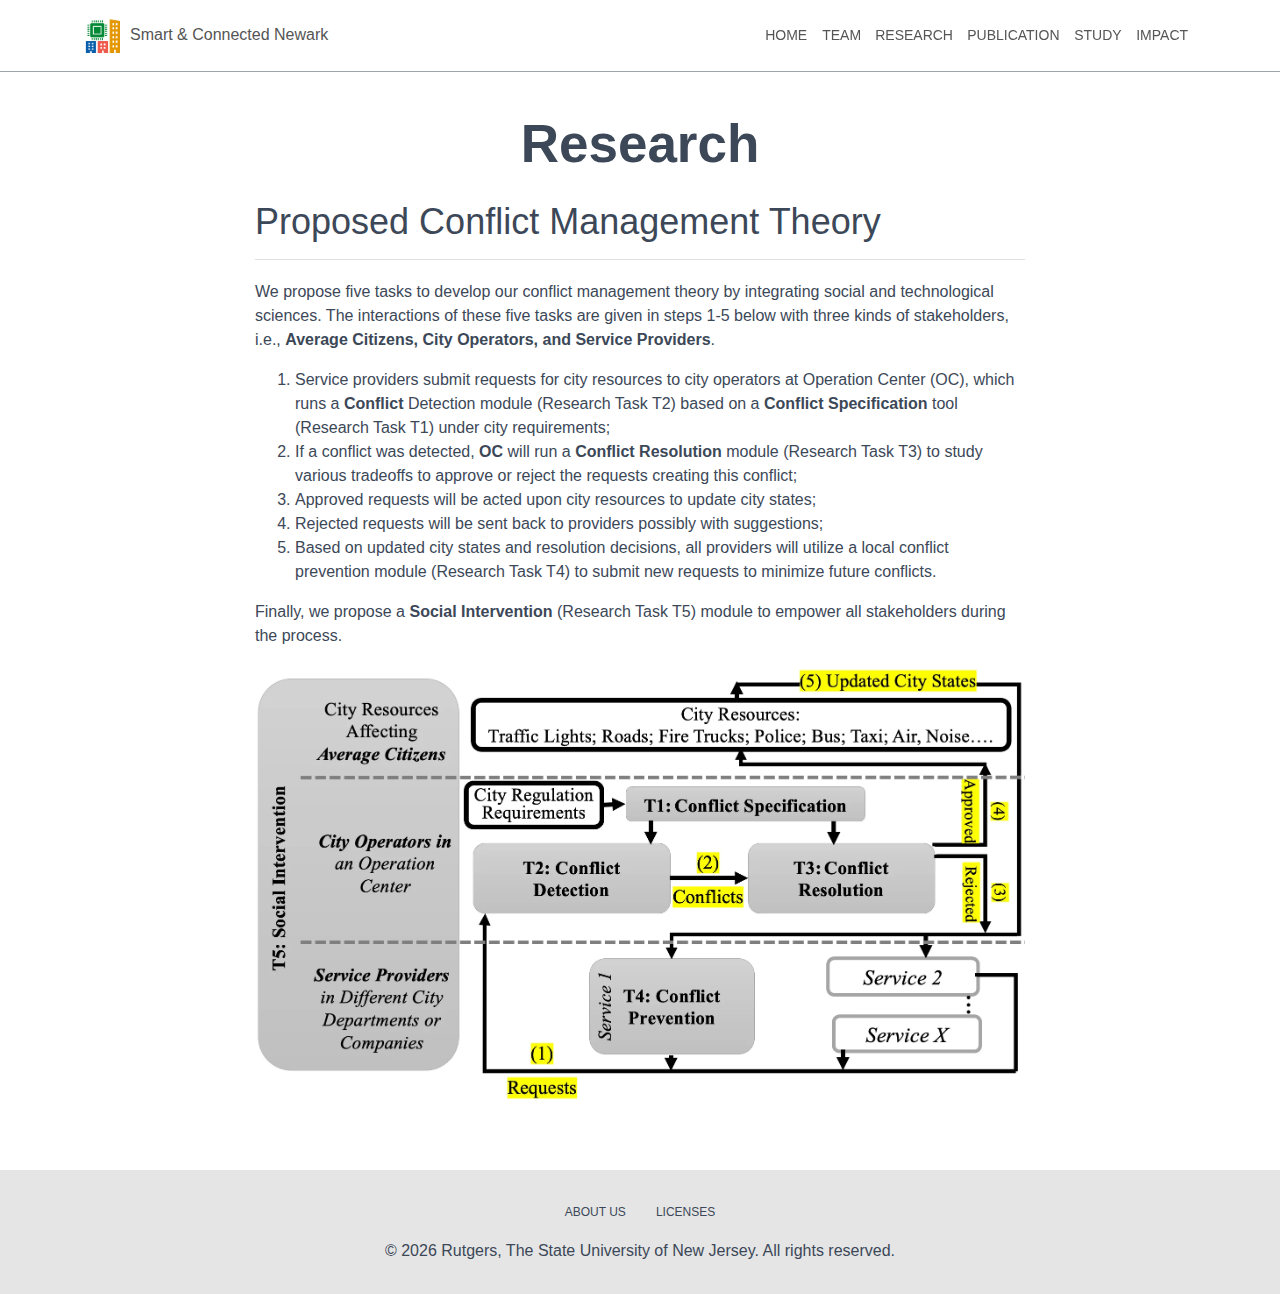
<file: research/index.html>
<!DOCTYPE html><html><head><meta charSet="utf-8"/><meta http-equiv="x-ua-compatible" content="ie=edge"/><meta name="viewport" content="width=device-width, initial-scale=1, shrink-to-fit=no"/><style data-href="/styles.a1c2bf604cf97413354f.css" id="gatsby-global-css">.carousel.carousel-slider .control-arrow,.carousel .control-arrow{background:none;border:0;cursor:pointer;filter:alpha(opacity=40);font-size:32px;opacity:.4;position:absolute;top:20px;transition:all .25s ease-in;z-index:2}.carousel .control-arrow:focus,.carousel .control-arrow:hover{filter:alpha(opacity=100);opacity:1}.carousel.carousel-slider .control-arrow:before,.carousel .control-arrow:before{border-bottom:8px solid transparent;border-top:8px solid transparent;content:"";display:inline-block;margin:0 5px}.carousel .control-disabled.control-arrow{cursor:inherit;display:none;filter:alpha(opacity=0);opacity:0}.carousel .control-prev.control-arrow{left:0}.carousel .control-prev.control-arrow:before{border-right:8px solid #fff}.carousel .control-next.control-arrow{right:0}.carousel .control-next.control-arrow:before{border-left:8px solid #fff}.carousel-root{outline:none}.carousel{position:relative;width:100%}.carousel *{box-sizing:border-box}.carousel img{display:inline-block;pointer-events:none;width:100%}.carousel .carousel{position:relative}.carousel .control-arrow{background:none;border:0;font-size:18px;margin-top:-13px;outline:0;top:50%}.carousel .thumbs-wrapper{margin:20px;overflow:hidden}.carousel .thumbs{list-style:none;position:relative;transform:translateZ(0);transition:all .15s ease-in;white-space:nowrap}.carousel .thumb{border:3px solid #fff;display:inline-block;margin-right:6px;overflow:hidden;padding:2px;transition:border .15s ease-in;white-space:nowrap}.carousel .thumb:focus{border:3px solid #ccc;outline:none}.carousel .thumb.selected,.carousel .thumb:hover{border:3px solid #333}.carousel .thumb img{vertical-align:top}.carousel.carousel-slider{margin:0;overflow:hidden;position:relative}.carousel.carousel-slider .control-arrow{bottom:0;color:#fff;font-size:26px;margin-top:0;padding:5px;top:0}.carousel.carousel-slider .control-arrow:hover{background:rgba(0,0,0,.2)}.carousel .slider-wrapper{margin:auto;overflow:hidden;transition:height .15s ease-in;width:100%}.carousel .slider-wrapper.axis-horizontal .slider{-ms-box-orient:horizontal;display:-moz-flex;display:flex}.carousel .slider-wrapper.axis-horizontal .slider .slide{flex-direction:column;flex-flow:column}.carousel .slider-wrapper.axis-vertical{-ms-box-orient:horizontal;display:-moz-flex;display:flex}.carousel .slider-wrapper.axis-vertical .slider{flex-direction:column}.carousel .slider{list-style:none;margin:0;padding:0;position:relative;width:100%}.carousel .slider.animated{transition:all .35s ease-in-out}.carousel .slide{margin:0;min-width:100%;position:relative;text-align:center}.carousel .slide img{border:0;vertical-align:top;width:100%}.carousel .slide iframe{border:0;display:inline-block;margin:0 40px 40px;width:calc(100% - 80px)}.carousel .slide .legend{background:#000;border-radius:10px;bottom:40px;color:#fff;font-size:12px;left:50%;margin-left:-45%;opacity:.25;padding:10px;position:absolute;text-align:center;transition:all .5s ease-in-out;transition:opacity .35s ease-in-out;width:90%}.carousel .control-dots{bottom:0;margin:10px 0;padding:0;position:absolute;text-align:center;width:100%;z-index:1}@media (min-width:960px){.carousel .control-dots{bottom:0}}.carousel .control-dots .dot{background:#fff;border-radius:50%;box-shadow:1px 1px 2px rgba(0,0,0,.9);cursor:pointer;display:inline-block;filter:alpha(opacity=30);height:8px;margin:0 8px;opacity:.3;transition:opacity .25s ease-in;width:8px}.carousel .control-dots .dot.selected,.carousel .control-dots .dot:hover{filter:alpha(opacity=100);opacity:1}.carousel .carousel-status{color:#fff;font-size:10px;padding:5px;position:absolute;right:0;text-shadow:1px 1px 1px rgba(0,0,0,.9);top:0}.carousel:hover .slide .legend{opacity:1}

/*!

 =========================================================
 * Material Kit React v1.10.0 based on Material Kit Free - v2.0.2 (Bootstrap 4.0.0 Final Edition)
 =========================================================

 * Product Page: https://www.creative-tim.com/product/material-kit-react
 * Copyright 2021 Creative Tim (https://www.creative-tim.com)
 * Licensed under MIT (https://github.com/creativetimofficial/material-kit-react/blob/master/LICENSE.md)

 * Coded by Creative Tim

 =========================================================

 * The above copyright notice and this permission notice shall be included in all copies or substantial portions of the Software.

 */html *{-webkit-font-smoothing:antialiased;-moz-osx-font-smoothing:grayscale}body,h1,h2,h3,h4,h5,h6{font-family:Roboto,Helvetica,Arial,sans-serif;font-weight:300;line-height:1.5em}h1,h2,h3,h4,h5,h6{color:inherit}h1,h2,h3{margin-top:20px}h1,h2,h3,h4,h5,h6{margin-bottom:10px}h4,h5,h6{margin-top:10px}h1{font-size:3.3125rem;line-height:1.15em}h2{font-size:2.25rem;line-height:1.5em}h3{font-size:1.5625rem;line-height:1.4em}h4{font-size:1.125rem;line-height:1.5em}h5{font-size:1.0625rem;line-height:1.55em}h6{font-size:.75rem;font-weight:500;text-transform:uppercase}p{font-size:14px;margin:0 0 10px}html{-webkit-text-size-adjust:100%;-ms-text-size-adjust:100%;-ms-overflow-style:scrollbar;-webkit-tap-highlight-color:transparent;font-family:sans-serif;line-height:1.15}body{background-color:#e5e5e5;color:#3c4858;font-size:1rem;margin:0;text-align:left}legend{border-bottom:0}*{-webkit-tap-highlight-color:rgba(255,255,255,0);-webkit-tap-highlight-color:transparent;box-sizing:border-box}:focus{outline:0}a{background-color:transparent;color:#9c27b0}a,a:focus,a:hover{text-decoration:none}a:focus,a:hover{color:#89229b}label{color:#aaa;font-size:14px;line-height:1.42857}label,small{font-weight:400}small{color:#777;font-size:75%}img{border-style:none;vertical-align:middle}form{margin-bottom:1.125rem}/*! nouislider - 14.0.2 - 6/28/2019 */.noUi-target,.noUi-target *{-webkit-touch-callout:none;-webkit-tap-highlight-color:rgba(0,0,0,0);box-sizing:border-box;touch-action:none;-webkit-user-select:none;-ms-user-select:none;user-select:none}.noUi-target{direction:ltr;position:relative}.noUi-base,.noUi-connects{height:100%;position:relative;width:100%;z-index:1}.noUi-connects{overflow:hidden;z-index:0}.noUi-connect,.noUi-origin{left:0;position:absolute;top:0;-ms-transform-origin:0 0;-webkit-transform-origin:0 0;transform-origin:0 0;-webkit-transform-style:preserve-3d;transform-style:flat;will-change:transform;z-index:1}.noUi-connect{height:100%;width:100%}.noUi-origin{height:10%;width:10%}html:not([dir=rtl]) .noUi-horizontal .noUi-origin{left:auto;right:0}.noUi-vertical .noUi-origin{width:0}.noUi-horizontal .noUi-origin{height:0}.noUi-handle{-webkit-backface-visibility:hidden;backface-visibility:hidden;position:absolute}.noUi-touch-area{height:100%;width:100%}.noUi-state-tap .noUi-connect,.noUi-state-tap .noUi-origin{transition:transform .3s}.noUi-state-drag *{cursor:inherit!important}.noUi-horizontal{height:2px;margin:15px 0}.noUi-horizontal .noUi-handle{background:#fff;border:1px solid #9c27b0;border-radius:100%;box-shadow:0 2px 2px 0 rgba(0,0,0,.14),0 3px 1px -2px rgba(0,0,0,.12),0 1px 5px 0 rgba(0,0,0,.2);box-sizing:border-box;cursor:pointer;height:14px;left:-10px;top:-6px;transition:all .2s ease-out;width:14px}.noUi-vertical{width:18px}.noUi-vertical .noUi-handle{height:15px;left:0;top:-7px;width:15px}html:not([dir=rtl]) .noUi-horizontal .noUi-handle{left:auto;right:-4px}.noUi-target{background-color:#c8c8c8}.noUi-connects,.noUi-target{border-radius:3px}.noUi-draggable{cursor:ew-resize}.noUi-vertical .noUi-draggable{cursor:ns-resize}.noUi-handle{background:#fff;border-radius:3px;box-shadow:inset 0 0 1px #fff,inset 0 1px 7px #ebebeb,0 3px 6px -3px #bbb;cursor:default}.noUi-active{box-shadow:inset 0 0 1px #fff,inset 0 1px 7px #ddd,0 3px 6px -3px #bbb}[disabled] .noUi-connect{background:#b8b8b8}[disabled].noUi-handle,[disabled] .noUi-handle,[disabled].noUi-target{cursor:not-allowed}.noUi-pips,.noUi-pips *{box-sizing:border-box}.noUi-pips{color:#999;position:absolute}.noUi-value{position:absolute;text-align:center;white-space:nowrap}.noUi-value-sub{color:#ccc;font-size:10px}.noUi-marker{background:#ccc;position:absolute}.noUi-marker-large,.noUi-marker-sub{background:#aaa}.noUi-pips-horizontal{height:80px;left:0;padding:10px 0;top:100%;width:100%}.noUi-value-horizontal{transform:translate(-50%,50%)}.noUi-rtl .noUi-value-horizontal{transform:translate(50%,50%)}.noUi-marker-horizontal.noUi-marker{height:5px;margin-left:-1px;width:2px}.noUi-marker-horizontal.noUi-marker-sub{height:10px}.noUi-marker-horizontal.noUi-marker-large{height:15px}.noUi-pips-vertical{height:100%;left:100%;padding:0 10px;top:0}.noUi-value-vertical{padding-left:25px;transform:translateY(-50%)}.noUi-rtl .noUi-value-vertical{transform:translateY(50%)}.noUi-marker-vertical.noUi-marker{height:2px;margin-top:-1px;width:5px}.noUi-marker-vertical.noUi-marker-sub{width:10px}.noUi-marker-vertical.noUi-marker-large{width:15px}.noUi-tooltip{background:#fff;border:1px solid #d9d9d9;border-radius:3px;color:#000;display:block;padding:5px;position:absolute;text-align:center;white-space:nowrap}.noUi-horizontal .noUi-tooltip{bottom:120%;left:50%;transform:translate(-50%)}.noUi-vertical .noUi-tooltip{right:120%;top:50%;transform:translateY(-50%)}.noUi-target .noUi-handle{border:1px solid #333}.noUi-target.slider-primary.noUi-connect,.noUi-target.slider-primary .noUi-connect{background-color:#9c27b0}.noUi-target.slider-primary .noUi-handle{border-color:#9c27b0}.noUi-target.slider-info.noUi-connect,.noUi-target.slider-info .noUi-connect{background-color:#00bcd4}.noUi-target.slider-info .noUi-handle{border-color:#00bcd4}.noUi-target.slider-success.noUi-connect,.noUi-target.slider-success .noUi-connect{background-color:#4caf50}.noUi-target.slider-success .noUi-handle{border-color:#4caf50}.noUi-target.slider-warning.noUi-connect,.noUi-target.slider-warning .noUi-connect{background-color:#ff9800}.noUi-target.slider-warning .noUi-handle{border-color:#ff9800}.noUi-target.slider-danger.noUi-connect,.noUi-target.slider-danger .noUi-connect{background-color:#f44336}.noUi-target.slider-danger .noUi-handle{border-color:#f44336}.noUi-target.slider-rose.noUi-connect,.noUi-target.slider-rose .noUi-connect{background-color:#e91e63}.noUi-target.slider-rose .noUi-handle{border-color:#e91e63}/*!
* https://github.com/YouCanBookMe/react-datetime
*/.rdt{position:relative}.rdt .rdtPicker{display:block;margin-top:-20px;opacity:0;transition:all .15s linear;visibility:hidden}.rdt.rdtOpen .rdtPicker{margin-top:0;opacity:1;visibility:visible}.rdt input.form-control{background-color:transparent;background-position:bottom,center calc(100% - 1px);background-repeat:no-repeat;background-size:0 2px,100% 1px;border:0;border-radius:0;color:#555;display:block;float:none;font-family:Roboto,Helvetica,Arial,sans-serif;font-size:14px;font-weight:400;height:36px;line-height:1.42857;padding:7px 0;transition:background 0s ease-out;width:100%}.rdt input.form-control,.rdt input.form-control:focus{background-image:linear-gradient(#9c27b0,#9c27b0),linear-gradient(#d2d2d2,#d2d2d2);box-shadow:none}.rdt input.form-control:focus{background-size:100% 2px,100% 1px;outline:none;transition-duration:.3s}.rdtPicker{background:#fff;-webkit-background-clip:padding-box;background-clip:padding-box;border-radius:.125rem;box-shadow:0 10px 50px 0 rgba(0,0,0,.2);display:none;margin-top:1px;min-width:160px;padding:4px;position:absolute;width:260px;z-index:99999!important}.rdtPicker:before{border-bottom:.4em solid;color:#fff;height:0;right:auto;vertical-align:middle;width:0}.rdtPicker:after,.rdtPicker:before{border-left:.4em solid transparent;border-right:.4em solid transparent;content:"";display:inline-block;left:10px;position:absolute;top:-5px}.rdtPicker:after{border-bottom:.4em solid #fff}.rdtPicker{display:block;top:40px}.rdtStatic .rdtPicker{box-shadow:none;position:static}.rdtPicker .rdtTimeToggle{border-radius:4px;padding:5px;text-align:center}.rdtPicker table{border-collapse:collapse;border-color:#fff!important;margin:0;width:100%}.rdtPicker td,.rdtPicker th{padding:1px;text-align:center}.rdtPicker td{cursor:pointer}.rdtDay{border-radius:50%;height:30px;line-height:33px;padding:0;text-align:center;width:30px}.rdtDay.rdtActive,.rdtDay.rdtActive:hover,.rdtDay.rdtToday.rdtActive{background-color:#9c27b0!important;box-shadow:0 5px 20px 0 rgba(0,0,0,.2),0 13px 24px -11px rgba(156,39,176,.6);color:#fff}.rdtDays tr .dow{border-bottom:1px solid #e3e3e3;font-size:12px;font-weight:inherit;padding-bottom:5px;padding-top:10px;text-align:center;text-transform:uppercase}.rdtDays tr .rdtNew,.rdtDays tr .rdtOld{color:#bdbdbd}.rdtPicker .rdtTimeToggle:hover,.rdtPicker td.rdtDay:hover,.rdtPicker td.rdtHour:hover,.rdtPicker td.rdtMinute:hover,.rdtPicker td.rdtSecond:hover{background:#eee;cursor:pointer}.rdtPicker td.rdtToday{position:relative}.rdtPicker td.rdtActive.rdtToday:before{border-bottom-color:#fff}.rdtPicker td.rdtDisabled,.rdtPicker td.rdtDisabled:hover{background:none;color:#999;cursor:not-allowed}.rdtPicker td span.rdtOld{color:#999}.rdtPicker td span.rdtDisabled,.rdtPicker td span.rdtDisabled:hover{background:none;color:#999;cursor:not-allowed}.rdtPicker .dow{border-bottom:none;width:14.2857%}.rdtPicker th.rdtSwitch{border-radius:4px;padding:5px;width:50px}.rdtPicker th.rdtNext,.rdtPicker th.rdtPrev{border-radius:50%;font-size:21px;line-height:33px;vertical-align:top}.rdtPicker .dow,.rdtPicker .rdtTimeToggle,.rdtPicker th.rdtNext,.rdtPicker th.rdtPrev,.rdtPicker th.rdtSwitch{color:#9c27b0}.rdtNext span,.rdtPrev span{-webkit-touch-callout:none;display:block;-webkit-user-select:none;-ms-user-select:none;user-select:none}.rdtPicker th.rdtDisabled,.rdtPicker th.rdtDisabled:hover{background:none;color:#999;cursor:not-allowed}.rdtPicker thead tr:first-child th{cursor:pointer}.rdtPicker thead tr:first-child th:hover{background:#eee}.rdtPicker button{background:none;border:none;cursor:pointer}.rdtPicker button:hover{background-color:#eee}.rdtPicker thead button{height:100%;width:100%}td.rdtMonth,td.rdtYear{cursor:pointer;height:50px;width:25%}td.rdtMonth:hover,td.rdtYear:hover{background:#eee}.rdtCounters{display:inline-block}.rdtCounters>div{border-radius:50%;float:left;font-weight:inherit;margin:3px;width:40px}.rdtCounters .rdtCounterSeparator{border:1px solid transparent;width:0}.rdtCounter{height:100px;width:40px}.rdtCounter .rdtCount{border:1px solid transparent;height:40px;padding:7px}.rdtCounters .rdtCounter:last-child .rdtCount{border:1px solid #9c27b0;border-radius:50%;color:#9c27b0}.rdtCounterSeparator{line-height:100px;padding:7px}.rdtCounter .rdtBtn{-webkit-touch-callout:none;border-radius:50%;color:#eee;cursor:pointer;display:block;line-height:40px;transition:all 60ms ease-in;-webkit-user-select:none;-ms-user-select:none;user-select:none}.rdtCounter .rdtBtn:hover{background:#eee;color:#797979}.rdtCounter .rdtCount{font-size:inherit;line-height:25px}.rdtMilli{padding-left:8px;vertical-align:middle;width:48px}.rdtMilli input{font-size:inherit;margin-top:37px;width:100%}.rdtMonths,.rdtYears{padding-bottom:10px}.rdtMonths .rdtMonth,.rdtMonths .rdtYear,.rdtYears .rdtMonth,.rdtYears .rdtYear{border-radius:50%;cursor:pointer;display:inline-block;height:56px;line-height:56px;margin:3px;text-align:center;width:56px}.rdtMonths .rdtMonth.rdtActive,.rdtMonths .rdtYear.rdtActive,.rdtYears .rdtMonth.rdtActive,.rdtYears .rdtYear.rdtActive{background-color:#9c27b0!important;color:#fff}.slick-slider{-webkit-touch-callout:none;-webkit-tap-highlight-color:transparent;box-sizing:border-box;display:block;position:relative;touch-action:pan-y;-webkit-user-select:none;-ms-user-select:none;user-select:none;-khtml-user-select:none}@media(min-width:768px){.slick-slider .slick-caption{display:block!important}}.slick-slider .slick-caption{bottom:20px;color:#fff;display:none;left:15%;padding-bottom:45px;padding-top:20px;position:absolute;right:15%;text-align:center;z-index:10;z-index:3}.slick-slider .slick-slide>div:first-child{position:relative}.slick-slider .slick-icons{position:relative;top:5px}.slick-slider .slick-image{display:inline-flex!important;width:100%!important}.slick-list{display:block;margin:0;overflow:hidden;padding:0;position:relative}.slick-list:focus{outline:none}.slick-list.dragging{cursor:pointer;cursor:hand}.slick-slider .slick-list,.slick-slider .slick-track{transform:translateZ(0)}.slick-track{display:block;left:0;margin-left:auto;margin-right:auto;position:relative;top:0}.slick-track:after,.slick-track:before{content:"";display:table}.slick-track:after{clear:both}.slick-loading .slick-track{visibility:hidden}.slick-slide{display:none;float:left;height:100%;min-height:1px}[dir=rtl] .slick-slide{float:right}.slick-slide img{display:block}.slick-slide.slick-loading img{display:none}.slick-slide.dragging img{pointer-events:none}.slick-initialized .slick-slide{display:block}.slick-loading .slick-slide{visibility:hidden}.slick-vertical .slick-slide{border:1px solid transparent;display:block;height:auto}.slick-arrow.slick-hidden{display:none}button.slick-arrow.slick-next,button.slick-arrow.slick-prev{background:transparent;border:none;color:transparent;cursor:pointer;display:block;font-size:0;height:100%;line-height:0;opacity:.5;outline:none;padding:0;position:absolute;top:50%;transform:translateY(-50%);width:15%;z-index:2}.slick-prev{left:0}.slick-prev:before{-moz-osx-font-smoothing:grayscale;-webkit-font-smoothing:antialiased;text-rendering:auto;color:#fff;content:"";display:inline-block;font-family:Font Awesome\ 5 Free;font-size:30px;font-style:normal;font-variant:normal;font-weight:600;line-height:1;width:100%}.slick-next{right:0}.slick-next:before{-moz-osx-font-smoothing:grayscale;-webkit-font-smoothing:antialiased;text-rendering:auto;color:#fff;content:"";display:inline-block;font-family:Font Awesome\ 5 Free;font-size:30px;font-style:normal;font-variant:normal;font-weight:600;line-height:1;width:100%}.slick-list{z-index:1}.slick-dots{bottom:5px;list-style:none;margin-bottom:1rem;margin-top:0;padding:0;position:absolute;text-align:center;width:100%;z-index:3}.slick-dots li,.slick-dots li button{cursor:pointer;height:20px;width:20px}.slick-dots li{display:inline-block;margin:0 5px;padding:0;position:relative}.slick-dots li button{background:transparent;border:0;color:transparent;display:block;font-size:0;line-height:0;outline:none;padding:5px}.slick-dots li button:before{-webkit-font-smoothing:antialiased;-moz-osx-font-smoothing:grayscale;background-color:#fff;border-radius:2px;box-shadow:0 2px 2px 0 rgba(0,0,0,.14),0 3px 1px -2px rgba(0,0,0,.12),0 1px 5px 0 rgba(0,0,0,.2);content:"•";height:10px;left:0;opacity:1;position:absolute;text-align:center;top:0;transition:all .3s linear;width:10px}.slick-dots li.slick-active button:before{box-shadow:0 4px 5px 0 rgba(0,0,0,.14),0 1px 10px 0 rgba(0,0,0,.12),0 2px 4px -1px rgba(0,0,0,.2);height:15px;top:-3px;width:15px}</style><meta name="generator" content="Gatsby 3.6.1"/><style data-styled="" data-styled-version="5.3.0"></style><style>.gatsby-image-wrapper{position:relative;overflow:hidden}.gatsby-image-wrapper img{bottom:0;height:100%;left:0;margin:0;max-width:none;padding:0;position:absolute;right:0;top:0;width:100%;object-fit:cover}.gatsby-image-wrapper [data-main-image]{opacity:0;transform:translateZ(0);transition:opacity .25s linear;will-change:opacity}.gatsby-image-wrapper-constrained{display:inline-block;vertical-align:top}</style><noscript><style>.gatsby-image-wrapper noscript [data-main-image]{opacity:1!important}.gatsby-image-wrapper [data-placeholder-image]{opacity:0!important}</style></noscript><script type="module">const e="undefined"!=typeof HTMLImageElement&&"loading"in HTMLImageElement.prototype;e&&document.body.addEventListener("load",(function(e){if(void 0===e.target.dataset.mainImage)return;if(void 0===e.target.dataset.gatsbyImageSsr)return;const t=e.target;let a=null,n=t;for(;null===a&&n;)void 0!==n.parentNode.dataset.gatsbyImageWrapper&&(a=n.parentNode),n=n.parentNode;const o=a.querySelector("[data-placeholder-image]"),r=new Image;r.src=t.currentSrc,r.decode().catch((()=>{})).then((()=>{t.style.opacity=1,o&&(o.style.opacity=0,o.style.transition="opacity 500ms linear")}))}),!0);</script><style id="jss-server-side">.MuiPaper-root{color:rgba(0,0,0,.87);transition:box-shadow .3s cubic-bezier(.4, 0, .2, 1) 0s;background-color:#fff}.MuiPaper-rounded{border-radius:4px}.MuiPaper-outlined{border:1px solid rgba(0,0,0,.12)}.MuiPaper-elevation0{box-shadow:none}.MuiPaper-elevation1{box-shadow:0 2px 1px -1px rgba(0,0,0,.2),0 1px 1px 0 rgba(0,0,0,.14),0 1px 3px 0 rgba(0,0,0,.12)}.MuiPaper-elevation2{box-shadow:0 3px 1px -2px rgba(0,0,0,.2),0 2px 2px 0 rgba(0,0,0,.14),0 1px 5px 0 rgba(0,0,0,.12)}.MuiPaper-elevation3{box-shadow:0 3px 3px -2px rgba(0,0,0,.2),0 3px 4px 0 rgba(0,0,0,.14),0 1px 8px 0 rgba(0,0,0,.12)}.MuiPaper-elevation4{box-shadow:0 2px 4px -1px rgba(0,0,0,.2),0 4px 5px 0 rgba(0,0,0,.14),0 1px 10px 0 rgba(0,0,0,.12)}.MuiPaper-elevation5{box-shadow:0 3px 5px -1px rgba(0,0,0,.2),0 5px 8px 0 rgba(0,0,0,.14),0 1px 14px 0 rgba(0,0,0,.12)}.MuiPaper-elevation6{box-shadow:0 3px 5px -1px rgba(0,0,0,.2),0 6px 10px 0 rgba(0,0,0,.14),0 1px 18px 0 rgba(0,0,0,.12)}.MuiPaper-elevation7{box-shadow:0 4px 5px -2px rgba(0,0,0,.2),0 7px 10px 1px rgba(0,0,0,.14),0 2px 16px 1px rgba(0,0,0,.12)}.MuiPaper-elevation8{box-shadow:0 5px 5px -3px rgba(0,0,0,.2),0 8px 10px 1px rgba(0,0,0,.14),0 3px 14px 2px rgba(0,0,0,.12)}.MuiPaper-elevation9{box-shadow:0 5px 6px -3px rgba(0,0,0,.2),0 9px 12px 1px rgba(0,0,0,.14),0 3px 16px 2px rgba(0,0,0,.12)}.MuiPaper-elevation10{box-shadow:0 6px 6px -3px rgba(0,0,0,.2),0 10px 14px 1px rgba(0,0,0,.14),0 4px 18px 3px rgba(0,0,0,.12)}.MuiPaper-elevation11{box-shadow:0 6px 7px -4px rgba(0,0,0,.2),0 11px 15px 1px rgba(0,0,0,.14),0 4px 20px 3px rgba(0,0,0,.12)}.MuiPaper-elevation12{box-shadow:0 7px 8px -4px rgba(0,0,0,.2),0 12px 17px 2px rgba(0,0,0,.14),0 5px 22px 4px rgba(0,0,0,.12)}.MuiPaper-elevation13{box-shadow:0 7px 8px -4px rgba(0,0,0,.2),0 13px 19px 2px rgba(0,0,0,.14),0 5px 24px 4px rgba(0,0,0,.12)}.MuiPaper-elevation14{box-shadow:0 7px 9px -4px rgba(0,0,0,.2),0 14px 21px 2px rgba(0,0,0,.14),0 5px 26px 4px rgba(0,0,0,.12)}.MuiPaper-elevation15{box-shadow:0 8px 9px -5px rgba(0,0,0,.2),0 15px 22px 2px rgba(0,0,0,.14),0 6px 28px 5px rgba(0,0,0,.12)}.MuiPaper-elevation16{box-shadow:0 8px 10px -5px rgba(0,0,0,.2),0 16px 24px 2px rgba(0,0,0,.14),0 6px 30px 5px rgba(0,0,0,.12)}.MuiPaper-elevation17{box-shadow:0 8px 11px -5px rgba(0,0,0,.2),0 17px 26px 2px rgba(0,0,0,.14),0 6px 32px 5px rgba(0,0,0,.12)}.MuiPaper-elevation18{box-shadow:0 9px 11px -5px rgba(0,0,0,.2),0 18px 28px 2px rgba(0,0,0,.14),0 7px 34px 6px rgba(0,0,0,.12)}.MuiPaper-elevation19{box-shadow:0 9px 12px -6px rgba(0,0,0,.2),0 19px 29px 2px rgba(0,0,0,.14),0 7px 36px 6px rgba(0,0,0,.12)}.MuiPaper-elevation20{box-shadow:0 10px 13px -6px rgba(0,0,0,.2),0 20px 31px 3px rgba(0,0,0,.14),0 8px 38px 7px rgba(0,0,0,.12)}.MuiPaper-elevation21{box-shadow:0 10px 13px -6px rgba(0,0,0,.2),0 21px 33px 3px rgba(0,0,0,.14),0 8px 40px 7px rgba(0,0,0,.12)}.MuiPaper-elevation22{box-shadow:0 10px 14px -6px rgba(0,0,0,.2),0 22px 35px 3px rgba(0,0,0,.14),0 8px 42px 7px rgba(0,0,0,.12)}.MuiPaper-elevation23{box-shadow:0 11px 14px -7px rgba(0,0,0,.2),0 23px 36px 3px rgba(0,0,0,.14),0 9px 44px 8px rgba(0,0,0,.12)}.MuiPaper-elevation24{box-shadow:0 11px 15px -7px rgba(0,0,0,.2),0 24px 38px 3px rgba(0,0,0,.14),0 9px 46px 8px rgba(0,0,0,.12)}.MuiAppBar-root{width:100%;display:flex;z-index:1100;box-sizing:border-box;flex-shrink:0;flex-direction:column}.MuiAppBar-positionFixed{top:0;left:auto;right:0;position:fixed}@media print{.MuiAppBar-positionFixed{position:absolute}}.MuiAppBar-positionAbsolute{top:0;left:auto;right:0;position:absolute}.MuiAppBar-positionSticky{top:0;left:auto;right:0;position:-webkit-sticky;position:sticky}.MuiAppBar-positionStatic{position:static}.MuiAppBar-positionRelative{position:relative}.MuiAppBar-colorDefault{color:rgba(0,0,0,.87);background-color:#f5f5f5}.MuiAppBar-colorPrimary{color:#fff;background-color:#3f51b5}.MuiAppBar-colorSecondary{color:#fff;background-color:#f50057}.MuiAppBar-colorInherit{color:inherit}.MuiAppBar-colorTransparent{color:inherit;background-color:transparent}.MuiToolbar-root{display:flex;position:relative;align-items:center}.MuiToolbar-gutters{padding-left:16px;padding-right:16px}@media (min-width:600px){.MuiToolbar-gutters{padding-left:24px;padding-right:24px}}.MuiToolbar-regular{min-height:56px}@media (min-width:0px) and (orientation:landscape){.MuiToolbar-regular{min-height:48px}}@media (min-width:600px){.MuiToolbar-regular{min-height:64px}}.MuiToolbar-dense{min-height:48px}.MuiButtonBase-root{color:inherit;border:0;cursor:pointer;margin:0;display:inline-flex;outline:0;padding:0;position:relative;align-items:center;-webkit-user-select:none;-ms-user-select:none;user-select:none;border-radius:0;vertical-align:middle;-moz-appearance:none;justify-content:center;text-decoration:none;background-color:transparent;-webkit-appearance:none;-webkit-tap-highlight-color:transparent}.MuiButtonBase-root::-moz-focus-inner{border-style:none}.MuiButtonBase-root.Mui-disabled{cursor:default;pointer-events:none}@media print{.MuiButtonBase-root{-webkit-print-color-adjust:exact;color-adjust:exact}}.MuiButton-root{color:rgba(0,0,0,.87);padding:6px 16px;font-size:.875rem;min-width:64px;box-sizing:border-box;transition:background-color 250ms cubic-bezier(.4, 0, .2, 1) 0s,box-shadow 250ms cubic-bezier(.4, 0, .2, 1) 0s,border 250ms cubic-bezier(.4, 0, .2, 1) 0s;font-family:Roboto,Helvetica,Arial,sans-serif;font-weight:500;line-height:1.75;border-radius:4px;letter-spacing:.02857em;text-transform:uppercase}.MuiButton-root:hover{text-decoration:none;background-color:rgba(0,0,0,.04)}.MuiButton-root.Mui-disabled{color:rgba(0,0,0,.26)}@media (hover:none){.MuiButton-root:hover{background-color:transparent}}.MuiButton-root:hover.Mui-disabled{background-color:transparent}.MuiButton-label{width:100%;display:inherit;align-items:inherit;justify-content:inherit}.MuiButton-text{padding:6px 8px}.MuiButton-textPrimary{color:#3f51b5}.MuiButton-textPrimary:hover{background-color:rgba(63,81,181,.04)}@media (hover:none){.MuiButton-textPrimary:hover{background-color:transparent}}.MuiButton-textSecondary{color:#f50057}.MuiButton-textSecondary:hover{background-color:rgba(245,0,87,.04)}@media (hover:none){.MuiButton-textSecondary:hover{background-color:transparent}}.MuiButton-outlined{border:1px solid rgba(0,0,0,.23);padding:5px 15px}.MuiButton-outlined.Mui-disabled{border:1px solid rgba(0,0,0,.12)}.MuiButton-outlinedPrimary{color:#3f51b5;border:1px solid rgba(63,81,181,.5)}.MuiButton-outlinedPrimary:hover{border:1px solid #3f51b5;background-color:rgba(63,81,181,.04)}@media (hover:none){.MuiButton-outlinedPrimary:hover{background-color:transparent}}.MuiButton-outlinedSecondary{color:#f50057;border:1px solid rgba(245,0,87,.5)}.MuiButton-outlinedSecondary:hover{border:1px solid #f50057;background-color:rgba(245,0,87,.04)}.MuiButton-outlinedSecondary.Mui-disabled{border:1px solid rgba(0,0,0,.26)}@media (hover:none){.MuiButton-outlinedSecondary:hover{background-color:transparent}}.MuiButton-contained{color:rgba(0,0,0,.87);box-shadow:0 3px 1px -2px rgba(0,0,0,.2),0 2px 2px 0 rgba(0,0,0,.14),0 1px 5px 0 rgba(0,0,0,.12);background-color:#e0e0e0}.MuiButton-contained:hover{box-shadow:0 2px 4px -1px rgba(0,0,0,.2),0 4px 5px 0 rgba(0,0,0,.14),0 1px 10px 0 rgba(0,0,0,.12);background-color:#d5d5d5}.MuiButton-contained.Mui-focusVisible{box-shadow:0 3px 5px -1px rgba(0,0,0,.2),0 6px 10px 0 rgba(0,0,0,.14),0 1px 18px 0 rgba(0,0,0,.12)}.MuiButton-contained:active{box-shadow:0 5px 5px -3px rgba(0,0,0,.2),0 8px 10px 1px rgba(0,0,0,.14),0 3px 14px 2px rgba(0,0,0,.12)}.MuiButton-contained.Mui-disabled{color:rgba(0,0,0,.26);box-shadow:none;background-color:rgba(0,0,0,.12)}@media (hover:none){.MuiButton-contained:hover{box-shadow:0 3px 1px -2px rgba(0,0,0,.2),0 2px 2px 0 rgba(0,0,0,.14),0 1px 5px 0 rgba(0,0,0,.12);background-color:#e0e0e0}}.MuiButton-contained:hover.Mui-disabled{background-color:rgba(0,0,0,.12)}.MuiButton-containedPrimary{color:#fff;background-color:#3f51b5}.MuiButton-containedPrimary:hover{background-color:#303f9f}@media (hover:none){.MuiButton-containedPrimary:hover{background-color:#3f51b5}}.MuiButton-containedSecondary{color:#fff;background-color:#f50057}.MuiButton-containedSecondary:hover{background-color:#c51162}@media (hover:none){.MuiButton-containedSecondary:hover{background-color:#f50057}}.MuiButton-disableElevation{box-shadow:none}.MuiButton-disableElevation:hover{box-shadow:none}.MuiButton-disableElevation.Mui-focusVisible{box-shadow:none}.MuiButton-disableElevation:active{box-shadow:none}.MuiButton-disableElevation.Mui-disabled{box-shadow:none}.MuiButton-colorInherit{color:inherit;border-color:currentColor}.MuiButton-textSizeSmall{padding:4px 5px;font-size:.8125rem}.MuiButton-textSizeLarge{padding:8px 11px;font-size:.9375rem}.MuiButton-outlinedSizeSmall{padding:3px 9px;font-size:.8125rem}.MuiButton-outlinedSizeLarge{padding:7px 21px;font-size:.9375rem}.MuiButton-containedSizeSmall{padding:4px 10px;font-size:.8125rem}.MuiButton-containedSizeLarge{padding:8px 22px;font-size:.9375rem}.MuiButton-fullWidth{width:100%}.MuiButton-startIcon{display:inherit;margin-left:-4px;margin-right:8px}.MuiButton-startIcon.MuiButton-iconSizeSmall{margin-left:-2px}.MuiButton-endIcon{display:inherit;margin-left:8px;margin-right:-4px}.MuiButton-endIcon.MuiButton-iconSizeSmall{margin-right:-2px}.MuiButton-iconSizeSmall>:first-child{font-size:18px}.MuiButton-iconSizeMedium>:first-child{font-size:20px}.MuiButton-iconSizeLarge>:first-child{font-size:22px}@media (min-width:0px) and (max-width:599.95px){.jss25{display:none}}@media (min-width:0px){.jss26{display:none}}@media (max-width:599.95px){.jss27{display:none}}@media (min-width:600px) and (max-width:959.95px){.jss28{display:none}}@media (min-width:600px){.jss29{display:none}}@media (max-width:959.95px){.jss30{display:none}}@media (min-width:960px) and (max-width:1279.95px){.jss31{display:none}}@media (min-width:960px){.jss32{display:none}}@media (max-width:1279.95px){.jss33{display:none}}@media (min-width:1280px) and (max-width:1919.95px){.jss34{display:none}}@media (min-width:1280px){.jss35{display:none}}@media (max-width:1919.95px){.jss36{display:none}}@media (min-width:1920px){.jss37{display:none}}@media (min-width:1920px){.jss38{display:none}}@media (min-width:0px){.jss39{display:none}}.jss9{color:#555;width:100%;border:0;display:flex;padding:.625rem 0;z-index:unset;position:relative;flex-flow:row nowrap;box-shadow:none;transition:all 150ms ease 0s;align-items:center;border-bottom:1px solid rgba(60,72,88,.5);border-radius:0;margin-bottom:20px;justify-content:flex-start;background-color:#fff}.jss10{z-index:1100;position:absolute}.jss11{z-index:1100;position:fixed}.jss12{flex:1;width:100%;display:flex;flex-wrap:nowrap;min-height:50px;align-items:center;margin-left:auto;margin-right:auto;padding-left:15px;padding-right:15px;justify-content:space-between}@media (min-width:576px){.jss12{max-width:540px}}@media (min-width:768px){.jss12{max-width:720px}}@media (min-width:992px){.jss12{max-width:960px}}@media (min-width:1200px){.jss12{max-width:1140px}}.jss13{flex:1}.jss14{color:inherit;padding:8px 8px 8px 0;font-size:15px;font-family:Roboto,Helvetica,Arial,sans-serif;font-weight:400;line-height:30px;white-space:nowrap;border-radius:3px;letter-spacing:0;text-transform:none}.jss14:focus,.jss14:hover{color:inherit;background:0 0}.jss15{margin:20px 10px}.jss16{color:#fff;box-shadow:0 4px 20px 0 rgba(0,0,0,.14),0 7px 12px -5px rgba(156,39,176,.46);background-color:#9c27b0}.jss17{color:#fff;box-shadow:0 4px 20px 0 rgba(0,0,0,.14),0 7px 12px -5px rgba(0,188,212,.46);background-color:#00acc1}.jss18{color:#fff;box-shadow:0 4px 20px 0 rgba(0,0,0,.14),0 7px 12px -5px rgba(76,175,80,.46);background-color:#4caf50}.jss19{color:#fff;box-shadow:0 4px 20px 0 rgba(0,0,0,.14),0 7px 12px -5px rgba(255,152,0,.46);background-color:#ff9800}.jss20{color:#fff;box-shadow:0 4px 20px 0 rgba(0,0,0,.14),0 7px 12px -5px rgba(244,67,54,.46);background-color:#f44336}.jss21{color:#fff;box-shadow:0 4px 20px 0 rgba(0,0,0,.14),0 7px 12px -5px rgba(233,30,99,.46);background-color:#e91e63}.jss22{color:#fff;box-shadow:0 4px 20px 0 rgba(0,0,0,.14),0 7px 12px -5px rgba(33,33,33,.46);background-color:#212121!important}.jss23{color:#555;border:0;padding:.625rem 0;box-shadow:0 4px 18px 0 rgba(0,0,0,.12),0 7px 10px -5px rgba(0,0,0,.15);margin-bottom:20px;background-color:#fff!important}.jss24{top:0;left:auto;right:0;width:260px;border:none;bottom:0;height:100vh;display:block;position:fixed;border-top:none;box-shadow:0 10px 30px -12px rgba(0,0,0,.42),0 4px 25px 0 rgba(0,0,0,.12),0 8px 10px -5px rgba(0,0,0,.2);overflow-y:visible;text-align:left;transition:all .33s cubic-bezier(.685, .0473, .346, 1);visibility:visible;padding-left:0;padding-right:0;transition-duration:.2s,.2s,.35s;transition-property:top,bottom,width;transition-timing-function:linear,linear,ease}.MuiList-root{margin:0;padding:0;position:relative;list-style:none}.MuiList-padding{padding-top:8px;padding-bottom:8px}.MuiList-subheader{padding-top:0}.MuiListItem-root{width:100%;display:flex;position:relative;box-sizing:border-box;text-align:left;align-items:center;padding-top:8px;padding-bottom:8px;justify-content:flex-start;text-decoration:none}.MuiListItem-root.Mui-focusVisible{background-color:rgba(0,0,0,.08)}.MuiListItem-root.Mui-selected,.MuiListItem-root.Mui-selected:hover{background-color:rgba(0,0,0,.08)}.MuiListItem-root.Mui-disabled{opacity:.5}.MuiListItem-container{position:relative}.MuiListItem-dense{padding-top:4px;padding-bottom:4px}.MuiListItem-alignItemsFlexStart{align-items:flex-start}.MuiListItem-divider{border-bottom:1px solid rgba(0,0,0,.12);background-clip:padding-box}.MuiListItem-gutters{padding-left:16px;padding-right:16px}.MuiListItem-button{transition:background-color 150ms cubic-bezier(.4, 0, .2, 1) 0s}.MuiListItem-button:hover{text-decoration:none;background-color:rgba(0,0,0,.04)}@media (hover:none){.MuiListItem-button:hover{background-color:transparent}}.MuiListItem-secondaryAction{padding-right:48px}.jss52{color:#fff;border:none;cursor:pointer;margin:.3125rem 1px;padding:12px 30px;position:relative;font-size:12px;min-width:auto;box-shadow:0 2px 2px 0 rgba(153,153,153,.14),0 3px 1px -2px rgba(153,153,153,.2),0 1px 5px 0 rgba(153,153,153,.12);min-height:auto;text-align:center;transition:box-shadow .2s cubic-bezier(.4, 0, 1, 1),background-color .2s cubic-bezier(.4, 0, .2, 1);font-weight:400;line-height:1.42857143;white-space:nowrap;will-change:box-shadow,transform;touch-action:manipulation;border-radius:3px;letter-spacing:0;text-transform:uppercase;vertical-align:middle;background-color:#999}.jss52:focus,.jss52:hover{color:#fff;box-shadow:0 14px 26px -12px rgba(153,153,153,.42),0 4px 23px 0 rgba(0,0,0,.12),0 8px 10px -5px rgba(153,153,153,.2);background-color:#999}.jss52 .fab,.jss52 .fal,.jss52 .far,.jss52 .fas,.jss52 .material-icons{top:0;display:inline-block;position:relative;font-size:1.1rem;margin-right:4px;vertical-align:middle}.jss52 svg{top:0;width:18px;height:18px;display:inline-block;position:relative;margin-right:4px;vertical-align:middle}.jss52.jss73 .fab,.jss52.jss73 .fal,.jss52.jss73 .far,.jss52.jss73 .fas,.jss52.jss73 .material-icons{top:0;left:0;width:100%;height:100%;position:absolute;font-size:20px;transform:none;line-height:41px;margin-right:0}.jss53{width:100%}.jss54{box-shadow:0 2px 2px 0 rgba(156,39,176,.14),0 3px 1px -2px rgba(156,39,176,.2),0 1px 5px 0 rgba(156,39,176,.12);background-color:#9c27b0}.jss54:focus,.jss54:hover{box-shadow:0 14px 26px -12px rgba(156,39,176,.42),0 4px 23px 0 rgba(0,0,0,.12),0 8px 10px -5px rgba(156,39,176,.2);background-color:#9c27b0}.jss55{box-shadow:0 2px 2px 0 rgba(0,188,212,.14),0 3px 1px -2px rgba(0,188,212,.2),0 1px 5px 0 rgba(0,188,212,.12);background-color:#00acc1}.jss55:focus,.jss55:hover{box-shadow:0 14px 26px -12px rgba(0,188,212,.42),0 4px 23px 0 rgba(0,0,0,.12),0 8px 10px -5px rgba(0,188,212,.2);background-color:#00acc1}.jss56{box-shadow:0 2px 2px 0 rgba(76,175,80,.14),0 3px 1px -2px rgba(76,175,80,.2),0 1px 5px 0 rgba(76,175,80,.12);background-color:#4caf50}.jss56:focus,.jss56:hover{box-shadow:0 14px 26px -12px rgba(76,175,80,.42),0 4px 23px 0 rgba(0,0,0,.12),0 8px 10px -5px rgba(76,175,80,.2);background-color:#4caf50}.jss57{box-shadow:0 2px 2px 0 rgba(255,152,0,.14),0 3px 1px -2px rgba(255,152,0,.2),0 1px 5px 0 rgba(255,152,0,.12);background-color:#ff9800}.jss57:focus,.jss57:hover{box-shadow:0 14px 26px -12px rgba(255,152,0,.42),0 4px 23px 0 rgba(0,0,0,.12),0 8px 10px -5px rgba(255,152,0,.2);background-color:#ff9800}.jss58{box-shadow:0 2px 2px 0 rgba(244,67,54,.14),0 3px 1px -2px rgba(244,67,54,.2),0 1px 5px 0 rgba(244,67,54,.12);background-color:#f44336}.jss58:focus,.jss58:hover{box-shadow:0 14px 26px -12px rgba(244,67,54,.42),0 4px 23px 0 rgba(0,0,0,.12),0 8px 10px -5px rgba(244,67,54,.2);background-color:#f44336}.jss59{box-shadow:0 2px 2px 0 rgba(233,30,99,.14),0 3px 1px -2px rgba(233,30,99,.2),0 1px 5px 0 rgba(233,30,99,.12);background-color:#e91e63}.jss59:focus,.jss59:hover{box-shadow:0 14px 26px -12px rgba(233,30,99,.42),0 4px 23px 0 rgba(0,0,0,.12),0 8px 10px -5px rgba(233,30,99,.2);background-color:#e91e63}.jss60,.jss60:focus,.jss60:hover,.jss60:visited{color:#999;background-color:#fff}.jss61{color:#fff;box-shadow:0 2px 2px 0 rgba(85,172,238,.14),0 3px 1px -2px rgba(85,172,238,.2),0 1px 5px 0 rgba(85,172,238,.12);background-color:#55acee}.jss61:focus,.jss61:hover,.jss61:visited{color:#fff;box-shadow:0 14px 26px -12px rgba(85,172,238,.42),0 4px 23px 0 rgba(0,0,0,.12),0 8px 10px -5px rgba(85,172,238,.2);background-color:#55acee}.jss62{color:#fff;box-shadow:0 2px 2px 0 rgba(59,89,152,.14),0 3px 1px -2px rgba(59,89,152,.2),0 1px 5px 0 rgba(59,89,152,.12);background-color:#3b5998}.jss62:focus,.jss62:hover{color:#fff;box-shadow:0 14px 26px -12px rgba(59,89,152,.42),0 4px 23px 0 rgba(0,0,0,.12),0 8px 10px -5px rgba(59,89,152,.2);background-color:#3b5998}.jss63{color:#fff;box-shadow:0 2px 2px 0 rgba(221,75,57,.14),0 3px 1px -2px rgba(221,75,57,.2),0 1px 5px 0 rgba(221,75,57,.12);background-color:#dd4b39}.jss63:focus,.jss63:hover{color:#fff;box-shadow:0 14px 26px -12px rgba(221,75,57,.42),0 4px 23px 0 rgba(0,0,0,.12),0 8px 10px -5px rgba(221,75,57,.2);background-color:#dd4b39}.jss64{color:#fff;box-shadow:0 2px 2px 0 rgba(51,51,51,.14),0 3px 1px -2px rgba(51,51,51,.2),0 1px 5px 0 rgba(51,51,51,.12);background-color:#333}.jss64:focus,.jss64:hover{color:#fff;box-shadow:0 14px 26px -12px rgba(51,51,51,.42),0 4px 23px 0 rgba(0,0,0,.12),0 8px 10px -5px rgba(51,51,51,.2);background-color:#333}.jss65,.jss65:focus,.jss65:hover,.jss65:visited{color:#fff;background:0 0;box-shadow:none}.jss65.jss64,.jss65.jss64:focus,.jss65.jss64:hover,.jss65.jss64:visited{color:#333}.jss65.jss63,.jss65.jss63:focus,.jss65.jss63:hover,.jss65.jss63:visited{color:#dd4b39}.jss65.jss62,.jss65.jss62:focus,.jss65.jss62:hover,.jss65.jss62:visited{color:#3b5998}.jss65.jss61,.jss65.jss61:focus,.jss65.jss61:hover,.jss65.jss61:visited{color:#55acee}.jss65.jss58,.jss65.jss58:focus,.jss65.jss58:hover,.jss65.jss58:visited{color:#f44336}.jss65.jss59,.jss65.jss59:focus,.jss65.jss59:hover,.jss65.jss59:visited{color:#e91e63}.jss65.jss57,.jss65.jss57:focus,.jss65.jss57:hover,.jss65.jss57:visited{color:#ff9800}.jss65.jss56,.jss65.jss56:focus,.jss65.jss56:hover,.jss65.jss56:visited{color:#4caf50}.jss65.jss55,.jss65.jss55:focus,.jss65.jss55:hover,.jss65.jss55:visited{color:#00acc1}.jss65.jss54,.jss65.jss54:focus,.jss65.jss54:hover,.jss65.jss54:visited{color:#9c27b0}.jss66,.jss66:focus,.jss66:hover,.jss66:visited{color:inherit;background:0 0;box-shadow:none}.jss67{opacity:.65;pointer-events:none}.jss68{padding:1.125rem 2.25rem;font-size:.875rem;line-height:1.333333;border-radius:.2rem}.jss69{padding:.40625rem 1.25rem;font-size:.6875rem;line-height:1.5;border-radius:.2rem}.jss70{border-radius:30px}.jss71{width:100%!important}.jss72,.jss72:focus,.jss72:hover{color:#999;box-shadow:none;background-color:transparent}.jss73{width:41px;height:41px;font-size:20px;min-width:41px;padding-left:12px;padding-right:12px}.jss73 .fab,.jss73 .fal,.jss73 .far,.jss73 .fas,.jss73 .material-icons,.jss73 svg{margin-right:0}.jss73.jss68{width:57px;height:57px;min-width:57px;line-height:56px}.jss73.jss69{width:30px;height:30px;min-width:30px}.jss73.jss69 .fab,.jss73.jss69 .fal,.jss73.jss69 .far,.jss73.jss69 .fas,.jss73.jss69 .material-icons{font-size:17px;line-height:29px}.jss73.jss69 svg{width:17px;height:17px}.jss73.jss68 .fab,.jss73.jss68 .fal,.jss73.jss68 .far,.jss73.jss68 .fas,.jss73.jss68 .material-icons{font-size:32px;line-height:56px}.jss73.jss68 svg{width:32px;height:32px}.jss40{color:inherit;margin:0;display:inline-block;font-size:14px;list-style:none;font-family:Roboto,Helvetica,Arial,sans-serif;font-weight:300;line-height:1.5em;padding-top:0;padding-left:0;padding-bottom:0;vertical-align:middle}.jss41{color:inherit;float:left;width:auto;margin:0;display:block;padding:0;position:relative}@media (max-width:959.95px){.jss41{width:100%}.jss41:after{width:calc(100% - 30px);height:1px;content:"";display:block;margin-left:15px;background-color:#e5e5e5}}.jss42{padding:0!important}.jss43{color:inherit;margin:0;display:inline-flex;padding:.45rem;position:relative;font-size:1em;font-weight:400;line-height:20px;border-radius:3px;text-transform:uppercase;text-decoration:none}.jss43:focus,.jss43:hover{color:#000;background:rgba(255,255,255,.8)}@media (max-width:959.95px){.jss43{width:calc(100% - 30px);margin-top:8px;text-align:left;margin-left:15px;margin-bottom:8px}.jss43>span:first-child{justify-content:flex-start}}.jss44{top:4px;color:inherit;margin:0;display:inline-flex;padding:.9375rem;font-size:12px;font-weight:400;line-height:20px;text-transform:uppercase;text-decoration:none}.jss45{top:3px;margin:0;display:inline-flex;position:relative;font-size:12px;font-weight:400;line-height:20px;text-transform:uppercase;text-decoration:none}.jss46{color:inherit;background-color:rgba(255,255,255,.1)}.jss47{width:20px;height:20px;margin-right:3px}.jss48{position:relative;font-size:20px!important;margin-right:4px}.jss49,.jss49:focus,.jss49:hover{color:inherit;display:block;padding:10px 20px;text-decoration:none}.jss50{color:#555;border:none;padding:10px 15px;font-size:.875em;max-width:200px;min-width:130px;word-wrap:normal;background:#fff;box-shadow:0 8px 10px 1px rgba(0,0,0,.14),0 3px 14px 2px rgba(0,0,0,.12),0 5px 5px -3px rgba(0,0,0,.2);font-style:normal;line-break:auto;text-align:center;word-break:normal;font-family:"Helvetica Neue",Helvetica,Arial,sans-serif;font-weight:400;line-height:1.7em;text-shadow:none;white-space:normal;word-spacing:normal;border-radius:3px;letter-spacing:normal;text-transform:none}.jss51{margin-right:5px}.jss110{color:inherit;display:block;padding:.9375rem;position:relative;font-size:12px;font-weight:500;border-radius:3px;text-transform:uppercase;text-decoration:none}.jss111{float:left!important;display:block}.jss112{float:right!important;margin:0;padding:15px 0}.jss113{display:flex;padding:.9375rem 0;z-index:2;position:relative;text-align:center}.jss114{color:#9c27b0;text-decoration:none;background-color:transparent}.jss115,.jss115:focus,.jss115:hover{color:#fff}.jss116{width:100%;margin-left:auto;margin-right:auto;padding-left:15px;padding-right:15px}@media (min-width:576px){.jss116{max-width:540px}}@media (min-width:768px){.jss116{max-width:720px}}@media (min-width:992px){.jss116{max-width:960px}}@media (min-width:1200px){.jss116{max-width:1140px}}.jss117{padding:0;margin-top:0;margin-bottom:0}.jss118{width:auto;display:inline-block;padding:0}.jss119{top:3px;width:18px;height:18px;position:relative}.MuiDivider-root{border:none;height:1px;margin:0;flex-shrink:0;background-color:rgba(0,0,0,.12)}.MuiDivider-absolute{left:0;width:100%;bottom:0;position:absolute}.MuiDivider-inset{margin-left:72px}.MuiDivider-light{background-color:rgba(0,0,0,.08)}.MuiDivider-middle{margin-left:16px;margin-right:16px}.MuiDivider-vertical{width:1px;height:100%}.MuiDivider-flexItem{height:auto;align-self:stretch}.jss74{color:#3c4858;margin-top:2em;text-align:center;font-weight:700}.jss75 p{font-size:1em}.jss75 span{font-size:14px}.jss75 h5{font-size:20px;font-weight:400}.jss75 *{font-weight:400}.jss76 p{display:inline;font-size:1em;padding-left:.5em}.jss76 span{font-size:14px}.jss76 h5{font-size:18px;font-weight:400}.jss76 *{font-weight:400}.jss77{padding:70px 0}.jss78{width:100%;margin-left:auto;margin-right:auto;padding-left:15px;padding-right:15px}@media (min-width:576px){.jss78{max-width:540px}}@media (min-width:768px){.jss78{max-width:720px}}@media (min-width:992px){.jss78{max-width:960px}}@media (min-width:1200px){.jss78{max-width:1140px}}.jss79{color:#3c4858;margin:1.75rem 0 .875rem;margin-top:30px;min-height:32px;font-family:"Roboto Slab","Times New Roman",serif;font-weight:700;text-decoration:none}.jss80{height:50px;display:block}.jss81{height:70px;display:block}.jss82{color:#fff;width:17px;height:17px}.jss83{padding:12px}.jss83:hover{background-color:unset}.jss84{padding:12px}.jss84:hover{background-color:unset}.jss85{margin-left:-14px}.jss86{display:block;position:relative;margin-top:10px;margin-bottom:10px}.jss87{display:block;position:relative;margin-top:0;margin-bottom:0}.jss87:first-child{margin-top:10px}.jss87:not(:first-child){margin-top:-14px}.jss88{color:#9c27b0!important}.jss89{width:20px;border:1px solid rgba(0,0,0,.54);height:20px;border-radius:3px}.jss90{width:0;border:1px solid rgba(0,0,0,.54);height:0;padding:9px;border-radius:3px}.jss91{opacity:.45}.jss92{color:rgba(0,0,0,.26);cursor:pointer;display:inline-flex;font-size:14px;transition:.3s ease all;font-weight:400;line-height:1.428571429;padding-left:0;letter-spacing:unset}.jss93{color:rgba(0,0,0,.26);cursor:pointer;display:inline-flex;font-size:14px;font-weight:400;line-height:1.428571429;padding-top:39px;margin-right:0}@media (min-width:992px){.jss93{float:right}}.jss94{padding-top:22px}.jss95{color:rgba(0,0,0,.26);cursor:pointer;display:inline-flex;font-size:14px;font-weight:400;line-height:1.428571429;padding-top:22px;margin-right:0}.jss96{color:#f44336}.jss97{color:#9c27b0!important}.jss98{width:16px;border:1px solid #9c27b0;height:16px;border-radius:50%}.jss99{width:0;border:1px solid rgba(0,0,0,.54);height:0;padding:7px;border-radius:50%}.jss100{margin-top:8px}.jss101{color:#999;width:116px;height:116px}.jss101>span:first-child{color:inherit;margin:0 auto 20px;text-align:center;transition:all .2s;border-color:#ccc;border-style:solid;border-width:4px;border-radius:50%;vertical-align:middle}.jss101:hover{color:#e91e63}.jss101:hover>span:first-child{border-color:#e91e63}.jss102{color:#e91e63}.jss102>span:first-child{border-color:#e91e63}.jss103{font-size:40px;line-height:111px}.jss104{color:#9c27b0!important}.jss105{color:#fff!important;border:1px solid rgba(0,0,0,.54);box-shadow:0 1px 3px 1px rgba(0,0,0,.4)}.jss106{width:30px;height:15px;opacity:.7!important;border-radius:15px;background-color:#505050}.jss107+.jss106{background-color:#9c27b0!important}.jss107 .jss105{border-color:#9c27b0}.jss108{height:48px}.jss109{margin:20px 0}.jss109>p{font-size:1em}.jss1{width:100%;margin-left:auto;margin-right:auto;padding-left:15px;padding-right:15px}@media (min-width:576px){.jss1{max-width:540px}}@media (min-width:768px){.jss1{max-width:720px}}@media (min-width:992px){.jss1{max-width:960px}}@media (min-width:1200px){.jss1{max-width:1140px}}.jss2{color:#fff;text-align:left}.jss3{display:inline-block;position:relative;font-size:4.2rem;font-weight:600}.jss4{margin:10px 0 0;font-size:1.313rem;max-width:500px}.jss5{z-index:3;position:relative;background:#fff}.jss6{margin:-60px 30px 0;box-shadow:0 16px 24px 2px rgba(0,0,0,.14),0 6px 30px 5px rgba(0,0,0,.12),0 8px 10px -5px rgba(0,0,0,.2);border-radius:6px}.jss7{text-decoration:none}.jss8{text-align:center}</style><title data-react-helmet="true">Research · Smart and Connected Newark Project</title><meta data-react-helmet="true" name="description" content="A National Science Foundation project. Smart city services are deeply embedded in modern cities aiming to enhance various aspects of citizens’ lives. However, underlying expected or unexpected couplings among services due to complex interactions of social and physical activities are under-explored, which lead to potential conflicts. Using City of Newark in New Jersey as a testbed, this project aims to develop ways of reducing conflicts for ensuring social inclusion and equity of city services to achieve a “harmony “ among various city services."/><meta data-react-helmet="true" name="image" content="https://www.cs.rutgers.edu/~dz220/smart_connected_newark/icon.png"/><meta data-react-helmet="true" property="og:url" content="https://www.cs.rutgers.edu/~dz220/smart_connected_newark/research"/><meta data-react-helmet="true" property="og:type" content="article"/><meta data-react-helmet="true" property="og:title" content="Research"/><meta data-react-helmet="true" property="og:description" content="A National Science Foundation project. Smart city services are deeply embedded in modern cities aiming to enhance various aspects of citizens’ lives. However, underlying expected or unexpected couplings among services due to complex interactions of social and physical activities are under-explored, which lead to potential conflicts. Using City of Newark in New Jersey as a testbed, this project aims to develop ways of reducing conflicts for ensuring social inclusion and equity of city services to achieve a “harmony “ among various city services."/><meta data-react-helmet="true" property="og:image" content="https://www.cs.rutgers.edu/~dz220/smart_connected_newark/icon.png"/><link rel="sitemap" type="application/xml" href="/sitemap/sitemap-index.xml"/><link rel="icon" href="/favicon-32x32.png?v=be27b4e16491a9819fb5522ed3f95a55" type="image/png"/><link rel="manifest" href="/manifest.webmanifest" crossorigin="anonymous"/><link rel="apple-touch-icon" sizes="48x48" href="/icons/icon-48x48.png?v=be27b4e16491a9819fb5522ed3f95a55"/><link rel="apple-touch-icon" sizes="72x72" href="/icons/icon-72x72.png?v=be27b4e16491a9819fb5522ed3f95a55"/><link rel="apple-touch-icon" sizes="96x96" href="/icons/icon-96x96.png?v=be27b4e16491a9819fb5522ed3f95a55"/><link rel="apple-touch-icon" sizes="144x144" href="/icons/icon-144x144.png?v=be27b4e16491a9819fb5522ed3f95a55"/><link rel="apple-touch-icon" sizes="192x192" href="/icons/icon-192x192.png?v=be27b4e16491a9819fb5522ed3f95a55"/><link rel="apple-touch-icon" sizes="256x256" href="/icons/icon-256x256.png?v=be27b4e16491a9819fb5522ed3f95a55"/><link rel="apple-touch-icon" sizes="384x384" href="/icons/icon-384x384.png?v=be27b4e16491a9819fb5522ed3f95a55"/><link rel="apple-touch-icon" sizes="512x512" href="/icons/icon-512x512.png?v=be27b4e16491a9819fb5522ed3f95a55"/><link as="script" rel="preload" href="/webpack-runtime-8590f1462211f6cd0b68.js"/><link as="script" rel="preload" href="/framework-00d88cd0469a2e421bb2.js"/><link as="script" rel="preload" href="/app-e50d302b247e3dbdd029.js"/><link as="script" rel="preload" href="/fd4b364e2329fc06514401c8e46ece1f260c71e5-4de0f34693ebfaf21191.js"/><link as="script" rel="preload" href="/31eace5b229a79dc15789682a84839d29a1fe160-cf5b241606a350f58aa9.js"/><link as="script" rel="preload" href="/component---src-pages-research-js-1dc03c40a5030afe61fe.js"/><link as="fetch" rel="preload" href="/page-data/research/page-data.json" crossorigin="anonymous"/><link as="fetch" rel="preload" href="/page-data/sq/d/1603267538.json" crossorigin="anonymous"/><link as="fetch" rel="preload" href="/page-data/app-data.json" crossorigin="anonymous"/></head><body><div id="___gatsby"><div style="outline:none" tabindex="-1" id="gatsby-focus-wrapper"><div id="main-content" style="min-height:100vh"><header class="MuiPaper-root MuiAppBar-root MuiAppBar-positionFixed MuiAppBar-colorPrimary jss9 undefined jss11 mui-fixed MuiPaper-elevation4"><div class="MuiToolbar-root MuiToolbar-regular jss12 MuiToolbar-gutters"><div class="jss13"><a class="MuiButtonBase-root MuiButton-root MuiButton-text jss14" tabindex="0" aria-disabled="false" href="./"><span class="MuiButton-label"><div><img src="/static/logo-3dc96eb6fbd58d0f888b34625ffc9dfd.gif" alt="logo" style="max-width:35px;margin-right:10px"/><span style="font-size:16px">Smart &amp; Connected Newark</span></div></span></a></div><div class="jss30"><ul class="MuiList-root jss40 MuiList-padding"><li class="MuiListItem-root jss41 MuiListItem-gutters"><a class="jss41" href="/"><button class="MuiButtonBase-root MuiButton-root MuiButton-text jss52 jss66 jss43" tabindex="0" type="button"><span class="MuiButton-label">home</span></button></a></li><li class="MuiListItem-root jss41 MuiListItem-gutters"><a class="jss41" href="/team"><button class="MuiButtonBase-root MuiButton-root MuiButton-text jss52 jss66 jss43" tabindex="0" type="button"><span class="MuiButton-label">team</span></button></a></li><li class="MuiListItem-root jss41 MuiListItem-gutters"><a aria-current="page" class="jss41" style="text-decoration:underline" href="/research"><button class="MuiButtonBase-root MuiButton-root MuiButton-text jss52 jss66 jss43" tabindex="0" type="button"><span class="MuiButton-label">research</span></button></a></li><li class="MuiListItem-root jss41 MuiListItem-gutters"><a class="jss41" href="/publication"><button class="MuiButtonBase-root MuiButton-root MuiButton-text jss52 jss66 jss43" tabindex="0" type="button"><span class="MuiButton-label">publication</span></button></a></li><li class="MuiListItem-root jss41 MuiListItem-gutters"><a class="jss41" href="/study"><button class="MuiButtonBase-root MuiButton-root MuiButton-text jss52 jss66 jss43" tabindex="0" type="button"><span class="MuiButton-label">study</span></button></a></li><li class="MuiListItem-root jss41 MuiListItem-gutters"><a class="jss41" href="/impact"><button class="MuiButtonBase-root MuiButton-root MuiButton-text jss52 jss66 jss43" tabindex="0" type="button"><span class="MuiButton-label">impact</span></button></a></li></ul></div></div></header><div class="jss5"><div class="jss77" style="padding-top:0.5em;font-weight:400;min-height:90vh"><div class="jss78"><h1 class="jss74">Research</h1></div><div class="jss78" style="max-width:50em;min-height:60vh"><h2>Proposed Conflict Management Theory</h2><hr class="MuiDivider-root"/><div class="jss109"><p data-sourcepos="1:1-1:281">We propose five tasks to develop our conflict management theory by integrating social and technological sciences. The interactions of these five tasks are given in steps 1-5 below with three kinds of stakeholders, i.e., <strong data-sourcepos="1:221-1:280">Average Citizens, City Operators, and Service Providers</strong>.</p>
<ol data-sourcepos="3:1-7:192">
<li data-sourcepos="3:1-3:249">Service providers submit requests for city resources to city operators at Operation Center (OC), which runs a <strong data-sourcepos="3:114-3:126">Conflict</strong> Detection module (Research Task T2) based on a <strong data-sourcepos="3:174-3:200">Conflict Specification</strong> tool (Research Task T1) under city requirements;</li>
<li data-sourcepos="4:1-4:184">If a conflict was detected, <strong data-sourcepos="4:32-4:38">OC</strong> will run a <strong data-sourcepos="4:50-4:73">Conflict Resolution</strong> module (Research Task T3) to study various tradeoffs to approve or reject the requests creating this conflict;</li>
<li data-sourcepos="5:1-5:78">Approved requests will be acted upon city resources to update city states;</li>
<li data-sourcepos="6:1-6:79">Rejected requests will be sent back to providers possibly with suggestions;</li>
<li data-sourcepos="7:1-7:192">Based on updated city states and resolution decisions, all providers will utilize a local conflict prevention module (Research Task T4) to submit new requests to minimize future conflicts.</li>
</ol>
<p data-sourcepos="9:1-9:120">Finally, we propose a <strong data-sourcepos="9:23-9:46">Social Intervention</strong> (Research Task T5) module to empower all stakeholders during the process.</p></div><img src="/research/conflict_management_theory.webp" alt="Proposed Conflict Management Theory" style="max-width:min(100%, 50em)"/></div></div></div><footer class="jss113"><div class="jss116"><div><ul class="MuiList-root jss117 MuiList-padding"><li class="MuiListItem-root jss118 MuiListItem-gutters"><a class="jss110" href="/team">About us</a></li><li class="MuiListItem-root jss118 MuiListItem-gutters"><a class="jss110" href="/licenses">Licenses</a></li></ul></div><div style="padding-bottom:1em">© <!-- -->2021<!-- --> <!-- --> <!-- -->Rutgers, The State University of New Jersey. All rights reserved.</div></div></footer></div></div><div id="gatsby-announcer" style="position:absolute;top:0;width:1px;height:1px;padding:0;overflow:hidden;clip:rect(0, 0, 0, 0);white-space:nowrap;border:0" aria-live="assertive" aria-atomic="true"></div></div><script id="gatsby-script-loader">/*<![CDATA[*/window.pagePath="/research";/*]]>*/</script><script id="gatsby-chunk-mapping">/*<![CDATA[*/window.___chunkMapping={"polyfill":["/polyfill-452b08fab2a4cc7b906f.js"],"app":["/app-e50d302b247e3dbdd029.js"],"component---src-pages-404-js":["/component---src-pages-404-js-41259c2bea42f443939f.js"],"component---src-pages-impact-js":["/component---src-pages-impact-js-59d4581d1b2dfcff1c90.js"],"component---src-pages-index-js":["/component---src-pages-index-js-9dfd98ed47f2e85087c3.js"],"component---src-pages-licenses-js":["/component---src-pages-licenses-js-e9fccd7c8cd6200fe414.js"],"component---src-pages-publication-js":["/component---src-pages-publication-js-517ede582bc2a2242d20.js"],"component---src-pages-research-js":["/component---src-pages-research-js-1dc03c40a5030afe61fe.js"],"component---src-pages-study-js":["/component---src-pages-study-js-8476676276e9ed5ccd21.js"],"component---src-pages-team-js":["/component---src-pages-team-js-9d4706b1b60830addbf2.js"]};/*]]>*/</script><script src="/polyfill-452b08fab2a4cc7b906f.js" nomodule=""></script><script src="/component---src-pages-research-js-1dc03c40a5030afe61fe.js" async=""></script><script src="/31eace5b229a79dc15789682a84839d29a1fe160-cf5b241606a350f58aa9.js" async=""></script><script src="/fd4b364e2329fc06514401c8e46ece1f260c71e5-4de0f34693ebfaf21191.js" async=""></script><script src="/app-e50d302b247e3dbdd029.js" async=""></script><script src="/framework-00d88cd0469a2e421bb2.js" async=""></script><script src="/webpack-runtime-8590f1462211f6cd0b68.js" async=""></script></body></html>
</file>
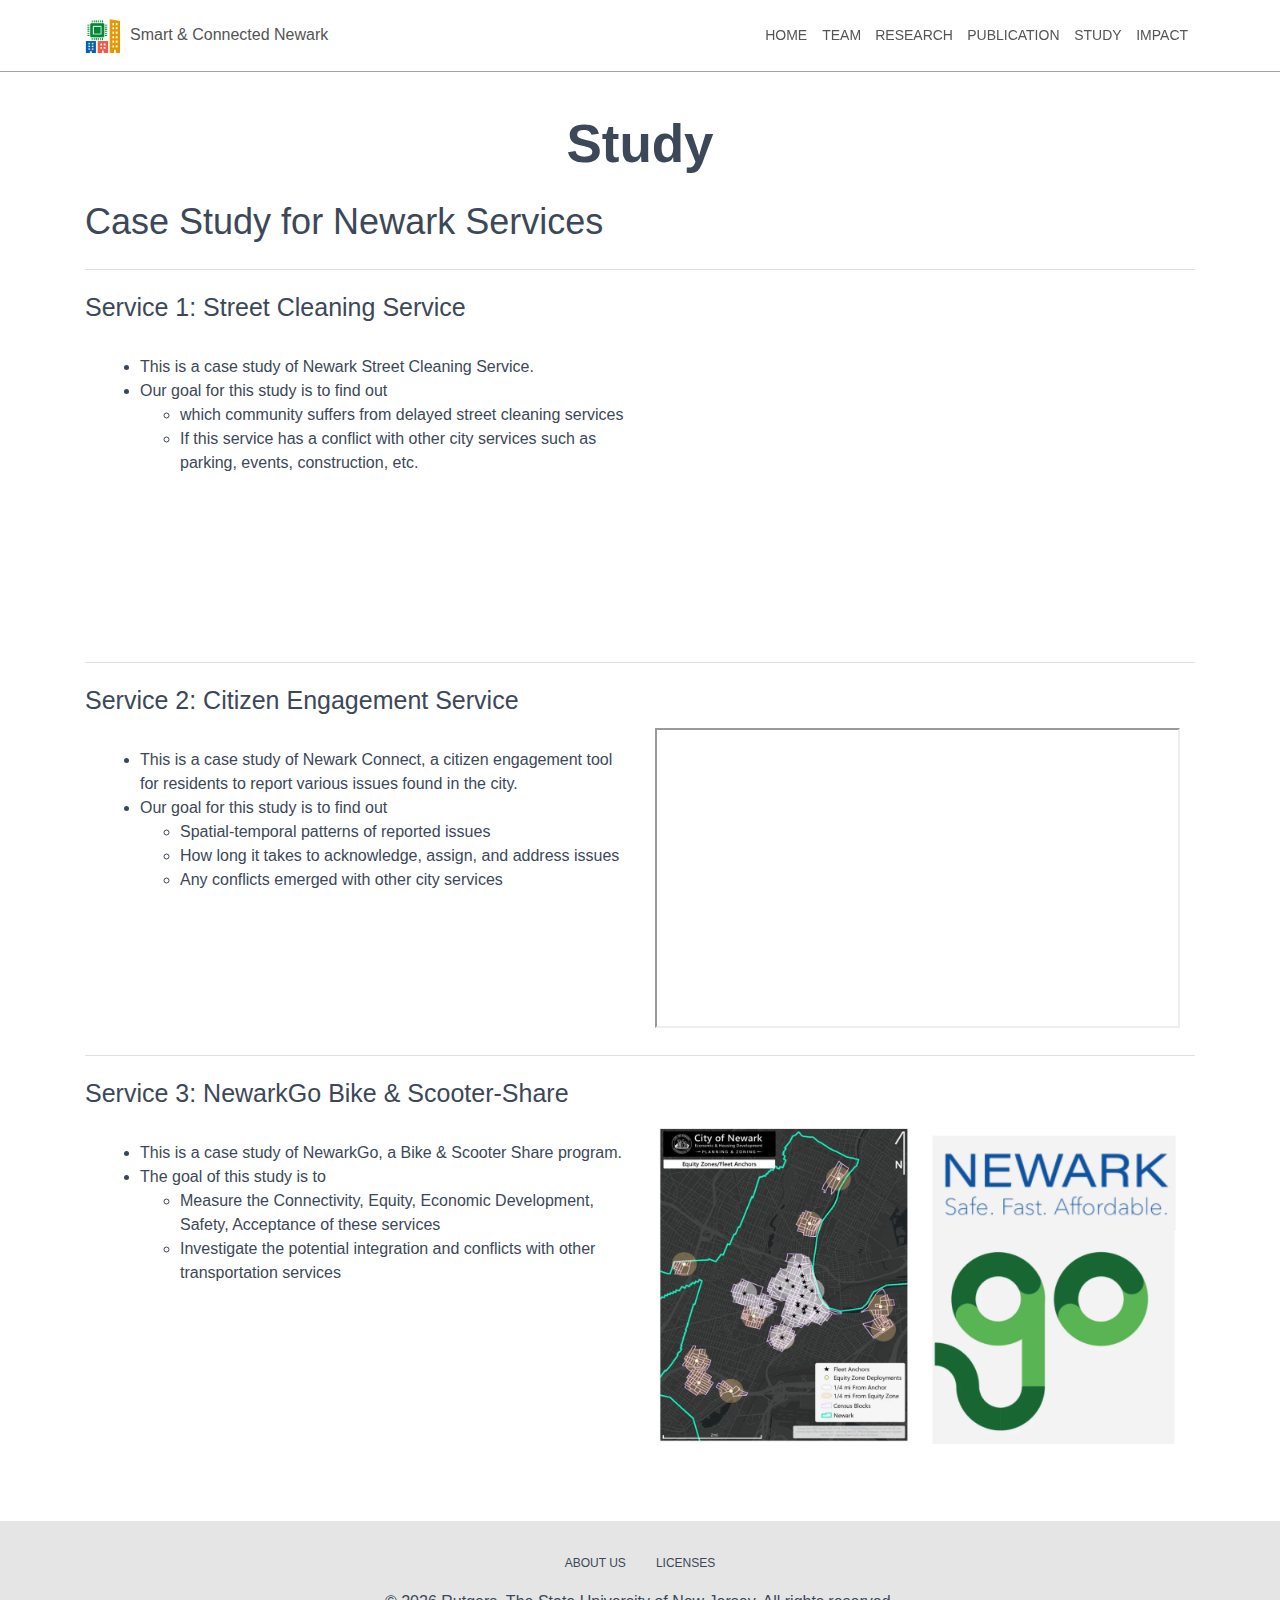
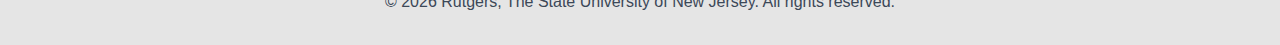
<file: study/index.html>
<!DOCTYPE html><html><head><meta charSet="utf-8"/><meta http-equiv="x-ua-compatible" content="ie=edge"/><meta name="viewport" content="width=device-width, initial-scale=1, shrink-to-fit=no"/><style data-href="/styles.a1c2bf604cf97413354f.css" id="gatsby-global-css">.carousel.carousel-slider .control-arrow,.carousel .control-arrow{background:none;border:0;cursor:pointer;filter:alpha(opacity=40);font-size:32px;opacity:.4;position:absolute;top:20px;transition:all .25s ease-in;z-index:2}.carousel .control-arrow:focus,.carousel .control-arrow:hover{filter:alpha(opacity=100);opacity:1}.carousel.carousel-slider .control-arrow:before,.carousel .control-arrow:before{border-bottom:8px solid transparent;border-top:8px solid transparent;content:"";display:inline-block;margin:0 5px}.carousel .control-disabled.control-arrow{cursor:inherit;display:none;filter:alpha(opacity=0);opacity:0}.carousel .control-prev.control-arrow{left:0}.carousel .control-prev.control-arrow:before{border-right:8px solid #fff}.carousel .control-next.control-arrow{right:0}.carousel .control-next.control-arrow:before{border-left:8px solid #fff}.carousel-root{outline:none}.carousel{position:relative;width:100%}.carousel *{box-sizing:border-box}.carousel img{display:inline-block;pointer-events:none;width:100%}.carousel .carousel{position:relative}.carousel .control-arrow{background:none;border:0;font-size:18px;margin-top:-13px;outline:0;top:50%}.carousel .thumbs-wrapper{margin:20px;overflow:hidden}.carousel .thumbs{list-style:none;position:relative;transform:translateZ(0);transition:all .15s ease-in;white-space:nowrap}.carousel .thumb{border:3px solid #fff;display:inline-block;margin-right:6px;overflow:hidden;padding:2px;transition:border .15s ease-in;white-space:nowrap}.carousel .thumb:focus{border:3px solid #ccc;outline:none}.carousel .thumb.selected,.carousel .thumb:hover{border:3px solid #333}.carousel .thumb img{vertical-align:top}.carousel.carousel-slider{margin:0;overflow:hidden;position:relative}.carousel.carousel-slider .control-arrow{bottom:0;color:#fff;font-size:26px;margin-top:0;padding:5px;top:0}.carousel.carousel-slider .control-arrow:hover{background:rgba(0,0,0,.2)}.carousel .slider-wrapper{margin:auto;overflow:hidden;transition:height .15s ease-in;width:100%}.carousel .slider-wrapper.axis-horizontal .slider{-ms-box-orient:horizontal;display:-moz-flex;display:flex}.carousel .slider-wrapper.axis-horizontal .slider .slide{flex-direction:column;flex-flow:column}.carousel .slider-wrapper.axis-vertical{-ms-box-orient:horizontal;display:-moz-flex;display:flex}.carousel .slider-wrapper.axis-vertical .slider{flex-direction:column}.carousel .slider{list-style:none;margin:0;padding:0;position:relative;width:100%}.carousel .slider.animated{transition:all .35s ease-in-out}.carousel .slide{margin:0;min-width:100%;position:relative;text-align:center}.carousel .slide img{border:0;vertical-align:top;width:100%}.carousel .slide iframe{border:0;display:inline-block;margin:0 40px 40px;width:calc(100% - 80px)}.carousel .slide .legend{background:#000;border-radius:10px;bottom:40px;color:#fff;font-size:12px;left:50%;margin-left:-45%;opacity:.25;padding:10px;position:absolute;text-align:center;transition:all .5s ease-in-out;transition:opacity .35s ease-in-out;width:90%}.carousel .control-dots{bottom:0;margin:10px 0;padding:0;position:absolute;text-align:center;width:100%;z-index:1}@media (min-width:960px){.carousel .control-dots{bottom:0}}.carousel .control-dots .dot{background:#fff;border-radius:50%;box-shadow:1px 1px 2px rgba(0,0,0,.9);cursor:pointer;display:inline-block;filter:alpha(opacity=30);height:8px;margin:0 8px;opacity:.3;transition:opacity .25s ease-in;width:8px}.carousel .control-dots .dot.selected,.carousel .control-dots .dot:hover{filter:alpha(opacity=100);opacity:1}.carousel .carousel-status{color:#fff;font-size:10px;padding:5px;position:absolute;right:0;text-shadow:1px 1px 1px rgba(0,0,0,.9);top:0}.carousel:hover .slide .legend{opacity:1}

/*!

 =========================================================
 * Material Kit React v1.10.0 based on Material Kit Free - v2.0.2 (Bootstrap 4.0.0 Final Edition)
 =========================================================

 * Product Page: https://www.creative-tim.com/product/material-kit-react
 * Copyright 2021 Creative Tim (https://www.creative-tim.com)
 * Licensed under MIT (https://github.com/creativetimofficial/material-kit-react/blob/master/LICENSE.md)

 * Coded by Creative Tim

 =========================================================

 * The above copyright notice and this permission notice shall be included in all copies or substantial portions of the Software.

 */html *{-webkit-font-smoothing:antialiased;-moz-osx-font-smoothing:grayscale}body,h1,h2,h3,h4,h5,h6{font-family:Roboto,Helvetica,Arial,sans-serif;font-weight:300;line-height:1.5em}h1,h2,h3,h4,h5,h6{color:inherit}h1,h2,h3{margin-top:20px}h1,h2,h3,h4,h5,h6{margin-bottom:10px}h4,h5,h6{margin-top:10px}h1{font-size:3.3125rem;line-height:1.15em}h2{font-size:2.25rem;line-height:1.5em}h3{font-size:1.5625rem;line-height:1.4em}h4{font-size:1.125rem;line-height:1.5em}h5{font-size:1.0625rem;line-height:1.55em}h6{font-size:.75rem;font-weight:500;text-transform:uppercase}p{font-size:14px;margin:0 0 10px}html{-webkit-text-size-adjust:100%;-ms-text-size-adjust:100%;-ms-overflow-style:scrollbar;-webkit-tap-highlight-color:transparent;font-family:sans-serif;line-height:1.15}body{background-color:#e5e5e5;color:#3c4858;font-size:1rem;margin:0;text-align:left}legend{border-bottom:0}*{-webkit-tap-highlight-color:rgba(255,255,255,0);-webkit-tap-highlight-color:transparent;box-sizing:border-box}:focus{outline:0}a{background-color:transparent;color:#9c27b0}a,a:focus,a:hover{text-decoration:none}a:focus,a:hover{color:#89229b}label{color:#aaa;font-size:14px;line-height:1.42857}label,small{font-weight:400}small{color:#777;font-size:75%}img{border-style:none;vertical-align:middle}form{margin-bottom:1.125rem}/*! nouislider - 14.0.2 - 6/28/2019 */.noUi-target,.noUi-target *{-webkit-touch-callout:none;-webkit-tap-highlight-color:rgba(0,0,0,0);box-sizing:border-box;touch-action:none;-webkit-user-select:none;-ms-user-select:none;user-select:none}.noUi-target{direction:ltr;position:relative}.noUi-base,.noUi-connects{height:100%;position:relative;width:100%;z-index:1}.noUi-connects{overflow:hidden;z-index:0}.noUi-connect,.noUi-origin{left:0;position:absolute;top:0;-ms-transform-origin:0 0;-webkit-transform-origin:0 0;transform-origin:0 0;-webkit-transform-style:preserve-3d;transform-style:flat;will-change:transform;z-index:1}.noUi-connect{height:100%;width:100%}.noUi-origin{height:10%;width:10%}html:not([dir=rtl]) .noUi-horizontal .noUi-origin{left:auto;right:0}.noUi-vertical .noUi-origin{width:0}.noUi-horizontal .noUi-origin{height:0}.noUi-handle{-webkit-backface-visibility:hidden;backface-visibility:hidden;position:absolute}.noUi-touch-area{height:100%;width:100%}.noUi-state-tap .noUi-connect,.noUi-state-tap .noUi-origin{transition:transform .3s}.noUi-state-drag *{cursor:inherit!important}.noUi-horizontal{height:2px;margin:15px 0}.noUi-horizontal .noUi-handle{background:#fff;border:1px solid #9c27b0;border-radius:100%;box-shadow:0 2px 2px 0 rgba(0,0,0,.14),0 3px 1px -2px rgba(0,0,0,.12),0 1px 5px 0 rgba(0,0,0,.2);box-sizing:border-box;cursor:pointer;height:14px;left:-10px;top:-6px;transition:all .2s ease-out;width:14px}.noUi-vertical{width:18px}.noUi-vertical .noUi-handle{height:15px;left:0;top:-7px;width:15px}html:not([dir=rtl]) .noUi-horizontal .noUi-handle{left:auto;right:-4px}.noUi-target{background-color:#c8c8c8}.noUi-connects,.noUi-target{border-radius:3px}.noUi-draggable{cursor:ew-resize}.noUi-vertical .noUi-draggable{cursor:ns-resize}.noUi-handle{background:#fff;border-radius:3px;box-shadow:inset 0 0 1px #fff,inset 0 1px 7px #ebebeb,0 3px 6px -3px #bbb;cursor:default}.noUi-active{box-shadow:inset 0 0 1px #fff,inset 0 1px 7px #ddd,0 3px 6px -3px #bbb}[disabled] .noUi-connect{background:#b8b8b8}[disabled].noUi-handle,[disabled] .noUi-handle,[disabled].noUi-target{cursor:not-allowed}.noUi-pips,.noUi-pips *{box-sizing:border-box}.noUi-pips{color:#999;position:absolute}.noUi-value{position:absolute;text-align:center;white-space:nowrap}.noUi-value-sub{color:#ccc;font-size:10px}.noUi-marker{background:#ccc;position:absolute}.noUi-marker-large,.noUi-marker-sub{background:#aaa}.noUi-pips-horizontal{height:80px;left:0;padding:10px 0;top:100%;width:100%}.noUi-value-horizontal{transform:translate(-50%,50%)}.noUi-rtl .noUi-value-horizontal{transform:translate(50%,50%)}.noUi-marker-horizontal.noUi-marker{height:5px;margin-left:-1px;width:2px}.noUi-marker-horizontal.noUi-marker-sub{height:10px}.noUi-marker-horizontal.noUi-marker-large{height:15px}.noUi-pips-vertical{height:100%;left:100%;padding:0 10px;top:0}.noUi-value-vertical{padding-left:25px;transform:translateY(-50%)}.noUi-rtl .noUi-value-vertical{transform:translateY(50%)}.noUi-marker-vertical.noUi-marker{height:2px;margin-top:-1px;width:5px}.noUi-marker-vertical.noUi-marker-sub{width:10px}.noUi-marker-vertical.noUi-marker-large{width:15px}.noUi-tooltip{background:#fff;border:1px solid #d9d9d9;border-radius:3px;color:#000;display:block;padding:5px;position:absolute;text-align:center;white-space:nowrap}.noUi-horizontal .noUi-tooltip{bottom:120%;left:50%;transform:translate(-50%)}.noUi-vertical .noUi-tooltip{right:120%;top:50%;transform:translateY(-50%)}.noUi-target .noUi-handle{border:1px solid #333}.noUi-target.slider-primary.noUi-connect,.noUi-target.slider-primary .noUi-connect{background-color:#9c27b0}.noUi-target.slider-primary .noUi-handle{border-color:#9c27b0}.noUi-target.slider-info.noUi-connect,.noUi-target.slider-info .noUi-connect{background-color:#00bcd4}.noUi-target.slider-info .noUi-handle{border-color:#00bcd4}.noUi-target.slider-success.noUi-connect,.noUi-target.slider-success .noUi-connect{background-color:#4caf50}.noUi-target.slider-success .noUi-handle{border-color:#4caf50}.noUi-target.slider-warning.noUi-connect,.noUi-target.slider-warning .noUi-connect{background-color:#ff9800}.noUi-target.slider-warning .noUi-handle{border-color:#ff9800}.noUi-target.slider-danger.noUi-connect,.noUi-target.slider-danger .noUi-connect{background-color:#f44336}.noUi-target.slider-danger .noUi-handle{border-color:#f44336}.noUi-target.slider-rose.noUi-connect,.noUi-target.slider-rose .noUi-connect{background-color:#e91e63}.noUi-target.slider-rose .noUi-handle{border-color:#e91e63}/*!
* https://github.com/YouCanBookMe/react-datetime
*/.rdt{position:relative}.rdt .rdtPicker{display:block;margin-top:-20px;opacity:0;transition:all .15s linear;visibility:hidden}.rdt.rdtOpen .rdtPicker{margin-top:0;opacity:1;visibility:visible}.rdt input.form-control{background-color:transparent;background-position:bottom,center calc(100% - 1px);background-repeat:no-repeat;background-size:0 2px,100% 1px;border:0;border-radius:0;color:#555;display:block;float:none;font-family:Roboto,Helvetica,Arial,sans-serif;font-size:14px;font-weight:400;height:36px;line-height:1.42857;padding:7px 0;transition:background 0s ease-out;width:100%}.rdt input.form-control,.rdt input.form-control:focus{background-image:linear-gradient(#9c27b0,#9c27b0),linear-gradient(#d2d2d2,#d2d2d2);box-shadow:none}.rdt input.form-control:focus{background-size:100% 2px,100% 1px;outline:none;transition-duration:.3s}.rdtPicker{background:#fff;-webkit-background-clip:padding-box;background-clip:padding-box;border-radius:.125rem;box-shadow:0 10px 50px 0 rgba(0,0,0,.2);display:none;margin-top:1px;min-width:160px;padding:4px;position:absolute;width:260px;z-index:99999!important}.rdtPicker:before{border-bottom:.4em solid;color:#fff;height:0;right:auto;vertical-align:middle;width:0}.rdtPicker:after,.rdtPicker:before{border-left:.4em solid transparent;border-right:.4em solid transparent;content:"";display:inline-block;left:10px;position:absolute;top:-5px}.rdtPicker:after{border-bottom:.4em solid #fff}.rdtPicker{display:block;top:40px}.rdtStatic .rdtPicker{box-shadow:none;position:static}.rdtPicker .rdtTimeToggle{border-radius:4px;padding:5px;text-align:center}.rdtPicker table{border-collapse:collapse;border-color:#fff!important;margin:0;width:100%}.rdtPicker td,.rdtPicker th{padding:1px;text-align:center}.rdtPicker td{cursor:pointer}.rdtDay{border-radius:50%;height:30px;line-height:33px;padding:0;text-align:center;width:30px}.rdtDay.rdtActive,.rdtDay.rdtActive:hover,.rdtDay.rdtToday.rdtActive{background-color:#9c27b0!important;box-shadow:0 5px 20px 0 rgba(0,0,0,.2),0 13px 24px -11px rgba(156,39,176,.6);color:#fff}.rdtDays tr .dow{border-bottom:1px solid #e3e3e3;font-size:12px;font-weight:inherit;padding-bottom:5px;padding-top:10px;text-align:center;text-transform:uppercase}.rdtDays tr .rdtNew,.rdtDays tr .rdtOld{color:#bdbdbd}.rdtPicker .rdtTimeToggle:hover,.rdtPicker td.rdtDay:hover,.rdtPicker td.rdtHour:hover,.rdtPicker td.rdtMinute:hover,.rdtPicker td.rdtSecond:hover{background:#eee;cursor:pointer}.rdtPicker td.rdtToday{position:relative}.rdtPicker td.rdtActive.rdtToday:before{border-bottom-color:#fff}.rdtPicker td.rdtDisabled,.rdtPicker td.rdtDisabled:hover{background:none;color:#999;cursor:not-allowed}.rdtPicker td span.rdtOld{color:#999}.rdtPicker td span.rdtDisabled,.rdtPicker td span.rdtDisabled:hover{background:none;color:#999;cursor:not-allowed}.rdtPicker .dow{border-bottom:none;width:14.2857%}.rdtPicker th.rdtSwitch{border-radius:4px;padding:5px;width:50px}.rdtPicker th.rdtNext,.rdtPicker th.rdtPrev{border-radius:50%;font-size:21px;line-height:33px;vertical-align:top}.rdtPicker .dow,.rdtPicker .rdtTimeToggle,.rdtPicker th.rdtNext,.rdtPicker th.rdtPrev,.rdtPicker th.rdtSwitch{color:#9c27b0}.rdtNext span,.rdtPrev span{-webkit-touch-callout:none;display:block;-webkit-user-select:none;-ms-user-select:none;user-select:none}.rdtPicker th.rdtDisabled,.rdtPicker th.rdtDisabled:hover{background:none;color:#999;cursor:not-allowed}.rdtPicker thead tr:first-child th{cursor:pointer}.rdtPicker thead tr:first-child th:hover{background:#eee}.rdtPicker button{background:none;border:none;cursor:pointer}.rdtPicker button:hover{background-color:#eee}.rdtPicker thead button{height:100%;width:100%}td.rdtMonth,td.rdtYear{cursor:pointer;height:50px;width:25%}td.rdtMonth:hover,td.rdtYear:hover{background:#eee}.rdtCounters{display:inline-block}.rdtCounters>div{border-radius:50%;float:left;font-weight:inherit;margin:3px;width:40px}.rdtCounters .rdtCounterSeparator{border:1px solid transparent;width:0}.rdtCounter{height:100px;width:40px}.rdtCounter .rdtCount{border:1px solid transparent;height:40px;padding:7px}.rdtCounters .rdtCounter:last-child .rdtCount{border:1px solid #9c27b0;border-radius:50%;color:#9c27b0}.rdtCounterSeparator{line-height:100px;padding:7px}.rdtCounter .rdtBtn{-webkit-touch-callout:none;border-radius:50%;color:#eee;cursor:pointer;display:block;line-height:40px;transition:all 60ms ease-in;-webkit-user-select:none;-ms-user-select:none;user-select:none}.rdtCounter .rdtBtn:hover{background:#eee;color:#797979}.rdtCounter .rdtCount{font-size:inherit;line-height:25px}.rdtMilli{padding-left:8px;vertical-align:middle;width:48px}.rdtMilli input{font-size:inherit;margin-top:37px;width:100%}.rdtMonths,.rdtYears{padding-bottom:10px}.rdtMonths .rdtMonth,.rdtMonths .rdtYear,.rdtYears .rdtMonth,.rdtYears .rdtYear{border-radius:50%;cursor:pointer;display:inline-block;height:56px;line-height:56px;margin:3px;text-align:center;width:56px}.rdtMonths .rdtMonth.rdtActive,.rdtMonths .rdtYear.rdtActive,.rdtYears .rdtMonth.rdtActive,.rdtYears .rdtYear.rdtActive{background-color:#9c27b0!important;color:#fff}.slick-slider{-webkit-touch-callout:none;-webkit-tap-highlight-color:transparent;box-sizing:border-box;display:block;position:relative;touch-action:pan-y;-webkit-user-select:none;-ms-user-select:none;user-select:none;-khtml-user-select:none}@media(min-width:768px){.slick-slider .slick-caption{display:block!important}}.slick-slider .slick-caption{bottom:20px;color:#fff;display:none;left:15%;padding-bottom:45px;padding-top:20px;position:absolute;right:15%;text-align:center;z-index:10;z-index:3}.slick-slider .slick-slide>div:first-child{position:relative}.slick-slider .slick-icons{position:relative;top:5px}.slick-slider .slick-image{display:inline-flex!important;width:100%!important}.slick-list{display:block;margin:0;overflow:hidden;padding:0;position:relative}.slick-list:focus{outline:none}.slick-list.dragging{cursor:pointer;cursor:hand}.slick-slider .slick-list,.slick-slider .slick-track{transform:translateZ(0)}.slick-track{display:block;left:0;margin-left:auto;margin-right:auto;position:relative;top:0}.slick-track:after,.slick-track:before{content:"";display:table}.slick-track:after{clear:both}.slick-loading .slick-track{visibility:hidden}.slick-slide{display:none;float:left;height:100%;min-height:1px}[dir=rtl] .slick-slide{float:right}.slick-slide img{display:block}.slick-slide.slick-loading img{display:none}.slick-slide.dragging img{pointer-events:none}.slick-initialized .slick-slide{display:block}.slick-loading .slick-slide{visibility:hidden}.slick-vertical .slick-slide{border:1px solid transparent;display:block;height:auto}.slick-arrow.slick-hidden{display:none}button.slick-arrow.slick-next,button.slick-arrow.slick-prev{background:transparent;border:none;color:transparent;cursor:pointer;display:block;font-size:0;height:100%;line-height:0;opacity:.5;outline:none;padding:0;position:absolute;top:50%;transform:translateY(-50%);width:15%;z-index:2}.slick-prev{left:0}.slick-prev:before{-moz-osx-font-smoothing:grayscale;-webkit-font-smoothing:antialiased;text-rendering:auto;color:#fff;content:"";display:inline-block;font-family:Font Awesome\ 5 Free;font-size:30px;font-style:normal;font-variant:normal;font-weight:600;line-height:1;width:100%}.slick-next{right:0}.slick-next:before{-moz-osx-font-smoothing:grayscale;-webkit-font-smoothing:antialiased;text-rendering:auto;color:#fff;content:"";display:inline-block;font-family:Font Awesome\ 5 Free;font-size:30px;font-style:normal;font-variant:normal;font-weight:600;line-height:1;width:100%}.slick-list{z-index:1}.slick-dots{bottom:5px;list-style:none;margin-bottom:1rem;margin-top:0;padding:0;position:absolute;text-align:center;width:100%;z-index:3}.slick-dots li,.slick-dots li button{cursor:pointer;height:20px;width:20px}.slick-dots li{display:inline-block;margin:0 5px;padding:0;position:relative}.slick-dots li button{background:transparent;border:0;color:transparent;display:block;font-size:0;line-height:0;outline:none;padding:5px}.slick-dots li button:before{-webkit-font-smoothing:antialiased;-moz-osx-font-smoothing:grayscale;background-color:#fff;border-radius:2px;box-shadow:0 2px 2px 0 rgba(0,0,0,.14),0 3px 1px -2px rgba(0,0,0,.12),0 1px 5px 0 rgba(0,0,0,.2);content:"•";height:10px;left:0;opacity:1;position:absolute;text-align:center;top:0;transition:all .3s linear;width:10px}.slick-dots li.slick-active button:before{box-shadow:0 4px 5px 0 rgba(0,0,0,.14),0 1px 10px 0 rgba(0,0,0,.12),0 2px 4px -1px rgba(0,0,0,.2);height:15px;top:-3px;width:15px}</style><meta name="generator" content="Gatsby 3.6.1"/><style data-styled="" data-styled-version="5.3.0"></style><style>.gatsby-image-wrapper{position:relative;overflow:hidden}.gatsby-image-wrapper img{bottom:0;height:100%;left:0;margin:0;max-width:none;padding:0;position:absolute;right:0;top:0;width:100%;object-fit:cover}.gatsby-image-wrapper [data-main-image]{opacity:0;transform:translateZ(0);transition:opacity .25s linear;will-change:opacity}.gatsby-image-wrapper-constrained{display:inline-block;vertical-align:top}</style><noscript><style>.gatsby-image-wrapper noscript [data-main-image]{opacity:1!important}.gatsby-image-wrapper [data-placeholder-image]{opacity:0!important}</style></noscript><script type="module">const e="undefined"!=typeof HTMLImageElement&&"loading"in HTMLImageElement.prototype;e&&document.body.addEventListener("load",(function(e){if(void 0===e.target.dataset.mainImage)return;if(void 0===e.target.dataset.gatsbyImageSsr)return;const t=e.target;let a=null,n=t;for(;null===a&&n;)void 0!==n.parentNode.dataset.gatsbyImageWrapper&&(a=n.parentNode),n=n.parentNode;const o=a.querySelector("[data-placeholder-image]"),r=new Image;r.src=t.currentSrc,r.decode().catch((()=>{})).then((()=>{t.style.opacity=1,o&&(o.style.opacity=0,o.style.transition="opacity 500ms linear")}))}),!0);</script><style id="jss-server-side">.MuiPaper-root{color:rgba(0,0,0,.87);transition:box-shadow .3s cubic-bezier(.4, 0, .2, 1) 0s;background-color:#fff}.MuiPaper-rounded{border-radius:4px}.MuiPaper-outlined{border:1px solid rgba(0,0,0,.12)}.MuiPaper-elevation0{box-shadow:none}.MuiPaper-elevation1{box-shadow:0 2px 1px -1px rgba(0,0,0,.2),0 1px 1px 0 rgba(0,0,0,.14),0 1px 3px 0 rgba(0,0,0,.12)}.MuiPaper-elevation2{box-shadow:0 3px 1px -2px rgba(0,0,0,.2),0 2px 2px 0 rgba(0,0,0,.14),0 1px 5px 0 rgba(0,0,0,.12)}.MuiPaper-elevation3{box-shadow:0 3px 3px -2px rgba(0,0,0,.2),0 3px 4px 0 rgba(0,0,0,.14),0 1px 8px 0 rgba(0,0,0,.12)}.MuiPaper-elevation4{box-shadow:0 2px 4px -1px rgba(0,0,0,.2),0 4px 5px 0 rgba(0,0,0,.14),0 1px 10px 0 rgba(0,0,0,.12)}.MuiPaper-elevation5{box-shadow:0 3px 5px -1px rgba(0,0,0,.2),0 5px 8px 0 rgba(0,0,0,.14),0 1px 14px 0 rgba(0,0,0,.12)}.MuiPaper-elevation6{box-shadow:0 3px 5px -1px rgba(0,0,0,.2),0 6px 10px 0 rgba(0,0,0,.14),0 1px 18px 0 rgba(0,0,0,.12)}.MuiPaper-elevation7{box-shadow:0 4px 5px -2px rgba(0,0,0,.2),0 7px 10px 1px rgba(0,0,0,.14),0 2px 16px 1px rgba(0,0,0,.12)}.MuiPaper-elevation8{box-shadow:0 5px 5px -3px rgba(0,0,0,.2),0 8px 10px 1px rgba(0,0,0,.14),0 3px 14px 2px rgba(0,0,0,.12)}.MuiPaper-elevation9{box-shadow:0 5px 6px -3px rgba(0,0,0,.2),0 9px 12px 1px rgba(0,0,0,.14),0 3px 16px 2px rgba(0,0,0,.12)}.MuiPaper-elevation10{box-shadow:0 6px 6px -3px rgba(0,0,0,.2),0 10px 14px 1px rgba(0,0,0,.14),0 4px 18px 3px rgba(0,0,0,.12)}.MuiPaper-elevation11{box-shadow:0 6px 7px -4px rgba(0,0,0,.2),0 11px 15px 1px rgba(0,0,0,.14),0 4px 20px 3px rgba(0,0,0,.12)}.MuiPaper-elevation12{box-shadow:0 7px 8px -4px rgba(0,0,0,.2),0 12px 17px 2px rgba(0,0,0,.14),0 5px 22px 4px rgba(0,0,0,.12)}.MuiPaper-elevation13{box-shadow:0 7px 8px -4px rgba(0,0,0,.2),0 13px 19px 2px rgba(0,0,0,.14),0 5px 24px 4px rgba(0,0,0,.12)}.MuiPaper-elevation14{box-shadow:0 7px 9px -4px rgba(0,0,0,.2),0 14px 21px 2px rgba(0,0,0,.14),0 5px 26px 4px rgba(0,0,0,.12)}.MuiPaper-elevation15{box-shadow:0 8px 9px -5px rgba(0,0,0,.2),0 15px 22px 2px rgba(0,0,0,.14),0 6px 28px 5px rgba(0,0,0,.12)}.MuiPaper-elevation16{box-shadow:0 8px 10px -5px rgba(0,0,0,.2),0 16px 24px 2px rgba(0,0,0,.14),0 6px 30px 5px rgba(0,0,0,.12)}.MuiPaper-elevation17{box-shadow:0 8px 11px -5px rgba(0,0,0,.2),0 17px 26px 2px rgba(0,0,0,.14),0 6px 32px 5px rgba(0,0,0,.12)}.MuiPaper-elevation18{box-shadow:0 9px 11px -5px rgba(0,0,0,.2),0 18px 28px 2px rgba(0,0,0,.14),0 7px 34px 6px rgba(0,0,0,.12)}.MuiPaper-elevation19{box-shadow:0 9px 12px -6px rgba(0,0,0,.2),0 19px 29px 2px rgba(0,0,0,.14),0 7px 36px 6px rgba(0,0,0,.12)}.MuiPaper-elevation20{box-shadow:0 10px 13px -6px rgba(0,0,0,.2),0 20px 31px 3px rgba(0,0,0,.14),0 8px 38px 7px rgba(0,0,0,.12)}.MuiPaper-elevation21{box-shadow:0 10px 13px -6px rgba(0,0,0,.2),0 21px 33px 3px rgba(0,0,0,.14),0 8px 40px 7px rgba(0,0,0,.12)}.MuiPaper-elevation22{box-shadow:0 10px 14px -6px rgba(0,0,0,.2),0 22px 35px 3px rgba(0,0,0,.14),0 8px 42px 7px rgba(0,0,0,.12)}.MuiPaper-elevation23{box-shadow:0 11px 14px -7px rgba(0,0,0,.2),0 23px 36px 3px rgba(0,0,0,.14),0 9px 44px 8px rgba(0,0,0,.12)}.MuiPaper-elevation24{box-shadow:0 11px 15px -7px rgba(0,0,0,.2),0 24px 38px 3px rgba(0,0,0,.14),0 9px 46px 8px rgba(0,0,0,.12)}.MuiAppBar-root{width:100%;display:flex;z-index:1100;box-sizing:border-box;flex-shrink:0;flex-direction:column}.MuiAppBar-positionFixed{top:0;left:auto;right:0;position:fixed}@media print{.MuiAppBar-positionFixed{position:absolute}}.MuiAppBar-positionAbsolute{top:0;left:auto;right:0;position:absolute}.MuiAppBar-positionSticky{top:0;left:auto;right:0;position:-webkit-sticky;position:sticky}.MuiAppBar-positionStatic{position:static}.MuiAppBar-positionRelative{position:relative}.MuiAppBar-colorDefault{color:rgba(0,0,0,.87);background-color:#f5f5f5}.MuiAppBar-colorPrimary{color:#fff;background-color:#3f51b5}.MuiAppBar-colorSecondary{color:#fff;background-color:#f50057}.MuiAppBar-colorInherit{color:inherit}.MuiAppBar-colorTransparent{color:inherit;background-color:transparent}.MuiToolbar-root{display:flex;position:relative;align-items:center}.MuiToolbar-gutters{padding-left:16px;padding-right:16px}@media (min-width:600px){.MuiToolbar-gutters{padding-left:24px;padding-right:24px}}.MuiToolbar-regular{min-height:56px}@media (min-width:0px) and (orientation:landscape){.MuiToolbar-regular{min-height:48px}}@media (min-width:600px){.MuiToolbar-regular{min-height:64px}}.MuiToolbar-dense{min-height:48px}.MuiButtonBase-root{color:inherit;border:0;cursor:pointer;margin:0;display:inline-flex;outline:0;padding:0;position:relative;align-items:center;-webkit-user-select:none;-ms-user-select:none;user-select:none;border-radius:0;vertical-align:middle;-moz-appearance:none;justify-content:center;text-decoration:none;background-color:transparent;-webkit-appearance:none;-webkit-tap-highlight-color:transparent}.MuiButtonBase-root::-moz-focus-inner{border-style:none}.MuiButtonBase-root.Mui-disabled{cursor:default;pointer-events:none}@media print{.MuiButtonBase-root{-webkit-print-color-adjust:exact;color-adjust:exact}}.MuiButton-root{color:rgba(0,0,0,.87);padding:6px 16px;font-size:.875rem;min-width:64px;box-sizing:border-box;transition:background-color 250ms cubic-bezier(.4, 0, .2, 1) 0s,box-shadow 250ms cubic-bezier(.4, 0, .2, 1) 0s,border 250ms cubic-bezier(.4, 0, .2, 1) 0s;font-family:Roboto,Helvetica,Arial,sans-serif;font-weight:500;line-height:1.75;border-radius:4px;letter-spacing:.02857em;text-transform:uppercase}.MuiButton-root:hover{text-decoration:none;background-color:rgba(0,0,0,.04)}.MuiButton-root.Mui-disabled{color:rgba(0,0,0,.26)}@media (hover:none){.MuiButton-root:hover{background-color:transparent}}.MuiButton-root:hover.Mui-disabled{background-color:transparent}.MuiButton-label{width:100%;display:inherit;align-items:inherit;justify-content:inherit}.MuiButton-text{padding:6px 8px}.MuiButton-textPrimary{color:#3f51b5}.MuiButton-textPrimary:hover{background-color:rgba(63,81,181,.04)}@media (hover:none){.MuiButton-textPrimary:hover{background-color:transparent}}.MuiButton-textSecondary{color:#f50057}.MuiButton-textSecondary:hover{background-color:rgba(245,0,87,.04)}@media (hover:none){.MuiButton-textSecondary:hover{background-color:transparent}}.MuiButton-outlined{border:1px solid rgba(0,0,0,.23);padding:5px 15px}.MuiButton-outlined.Mui-disabled{border:1px solid rgba(0,0,0,.12)}.MuiButton-outlinedPrimary{color:#3f51b5;border:1px solid rgba(63,81,181,.5)}.MuiButton-outlinedPrimary:hover{border:1px solid #3f51b5;background-color:rgba(63,81,181,.04)}@media (hover:none){.MuiButton-outlinedPrimary:hover{background-color:transparent}}.MuiButton-outlinedSecondary{color:#f50057;border:1px solid rgba(245,0,87,.5)}.MuiButton-outlinedSecondary:hover{border:1px solid #f50057;background-color:rgba(245,0,87,.04)}.MuiButton-outlinedSecondary.Mui-disabled{border:1px solid rgba(0,0,0,.26)}@media (hover:none){.MuiButton-outlinedSecondary:hover{background-color:transparent}}.MuiButton-contained{color:rgba(0,0,0,.87);box-shadow:0 3px 1px -2px rgba(0,0,0,.2),0 2px 2px 0 rgba(0,0,0,.14),0 1px 5px 0 rgba(0,0,0,.12);background-color:#e0e0e0}.MuiButton-contained:hover{box-shadow:0 2px 4px -1px rgba(0,0,0,.2),0 4px 5px 0 rgba(0,0,0,.14),0 1px 10px 0 rgba(0,0,0,.12);background-color:#d5d5d5}.MuiButton-contained.Mui-focusVisible{box-shadow:0 3px 5px -1px rgba(0,0,0,.2),0 6px 10px 0 rgba(0,0,0,.14),0 1px 18px 0 rgba(0,0,0,.12)}.MuiButton-contained:active{box-shadow:0 5px 5px -3px rgba(0,0,0,.2),0 8px 10px 1px rgba(0,0,0,.14),0 3px 14px 2px rgba(0,0,0,.12)}.MuiButton-contained.Mui-disabled{color:rgba(0,0,0,.26);box-shadow:none;background-color:rgba(0,0,0,.12)}@media (hover:none){.MuiButton-contained:hover{box-shadow:0 3px 1px -2px rgba(0,0,0,.2),0 2px 2px 0 rgba(0,0,0,.14),0 1px 5px 0 rgba(0,0,0,.12);background-color:#e0e0e0}}.MuiButton-contained:hover.Mui-disabled{background-color:rgba(0,0,0,.12)}.MuiButton-containedPrimary{color:#fff;background-color:#3f51b5}.MuiButton-containedPrimary:hover{background-color:#303f9f}@media (hover:none){.MuiButton-containedPrimary:hover{background-color:#3f51b5}}.MuiButton-containedSecondary{color:#fff;background-color:#f50057}.MuiButton-containedSecondary:hover{background-color:#c51162}@media (hover:none){.MuiButton-containedSecondary:hover{background-color:#f50057}}.MuiButton-disableElevation{box-shadow:none}.MuiButton-disableElevation:hover{box-shadow:none}.MuiButton-disableElevation.Mui-focusVisible{box-shadow:none}.MuiButton-disableElevation:active{box-shadow:none}.MuiButton-disableElevation.Mui-disabled{box-shadow:none}.MuiButton-colorInherit{color:inherit;border-color:currentColor}.MuiButton-textSizeSmall{padding:4px 5px;font-size:.8125rem}.MuiButton-textSizeLarge{padding:8px 11px;font-size:.9375rem}.MuiButton-outlinedSizeSmall{padding:3px 9px;font-size:.8125rem}.MuiButton-outlinedSizeLarge{padding:7px 21px;font-size:.9375rem}.MuiButton-containedSizeSmall{padding:4px 10px;font-size:.8125rem}.MuiButton-containedSizeLarge{padding:8px 22px;font-size:.9375rem}.MuiButton-fullWidth{width:100%}.MuiButton-startIcon{display:inherit;margin-left:-4px;margin-right:8px}.MuiButton-startIcon.MuiButton-iconSizeSmall{margin-left:-2px}.MuiButton-endIcon{display:inherit;margin-left:8px;margin-right:-4px}.MuiButton-endIcon.MuiButton-iconSizeSmall{margin-right:-2px}.MuiButton-iconSizeSmall>:first-child{font-size:18px}.MuiButton-iconSizeMedium>:first-child{font-size:20px}.MuiButton-iconSizeLarge>:first-child{font-size:22px}@media (min-width:0px) and (max-width:599.95px){.jss25{display:none}}@media (min-width:0px){.jss26{display:none}}@media (max-width:599.95px){.jss27{display:none}}@media (min-width:600px) and (max-width:959.95px){.jss28{display:none}}@media (min-width:600px){.jss29{display:none}}@media (max-width:959.95px){.jss30{display:none}}@media (min-width:960px) and (max-width:1279.95px){.jss31{display:none}}@media (min-width:960px){.jss32{display:none}}@media (max-width:1279.95px){.jss33{display:none}}@media (min-width:1280px) and (max-width:1919.95px){.jss34{display:none}}@media (min-width:1280px){.jss35{display:none}}@media (max-width:1919.95px){.jss36{display:none}}@media (min-width:1920px){.jss37{display:none}}@media (min-width:1920px){.jss38{display:none}}@media (min-width:0px){.jss39{display:none}}.jss9{color:#555;width:100%;border:0;display:flex;padding:.625rem 0;z-index:unset;position:relative;flex-flow:row nowrap;box-shadow:none;transition:all 150ms ease 0s;align-items:center;border-bottom:1px solid rgba(60,72,88,.5);border-radius:0;margin-bottom:20px;justify-content:flex-start;background-color:#fff}.jss10{z-index:1100;position:absolute}.jss11{z-index:1100;position:fixed}.jss12{flex:1;width:100%;display:flex;flex-wrap:nowrap;min-height:50px;align-items:center;margin-left:auto;margin-right:auto;padding-left:15px;padding-right:15px;justify-content:space-between}@media (min-width:576px){.jss12{max-width:540px}}@media (min-width:768px){.jss12{max-width:720px}}@media (min-width:992px){.jss12{max-width:960px}}@media (min-width:1200px){.jss12{max-width:1140px}}.jss13{flex:1}.jss14{color:inherit;padding:8px 8px 8px 0;font-size:15px;font-family:Roboto,Helvetica,Arial,sans-serif;font-weight:400;line-height:30px;white-space:nowrap;border-radius:3px;letter-spacing:0;text-transform:none}.jss14:focus,.jss14:hover{color:inherit;background:0 0}.jss15{margin:20px 10px}.jss16{color:#fff;box-shadow:0 4px 20px 0 rgba(0,0,0,.14),0 7px 12px -5px rgba(156,39,176,.46);background-color:#9c27b0}.jss17{color:#fff;box-shadow:0 4px 20px 0 rgba(0,0,0,.14),0 7px 12px -5px rgba(0,188,212,.46);background-color:#00acc1}.jss18{color:#fff;box-shadow:0 4px 20px 0 rgba(0,0,0,.14),0 7px 12px -5px rgba(76,175,80,.46);background-color:#4caf50}.jss19{color:#fff;box-shadow:0 4px 20px 0 rgba(0,0,0,.14),0 7px 12px -5px rgba(255,152,0,.46);background-color:#ff9800}.jss20{color:#fff;box-shadow:0 4px 20px 0 rgba(0,0,0,.14),0 7px 12px -5px rgba(244,67,54,.46);background-color:#f44336}.jss21{color:#fff;box-shadow:0 4px 20px 0 rgba(0,0,0,.14),0 7px 12px -5px rgba(233,30,99,.46);background-color:#e91e63}.jss22{color:#fff;box-shadow:0 4px 20px 0 rgba(0,0,0,.14),0 7px 12px -5px rgba(33,33,33,.46);background-color:#212121!important}.jss23{color:#555;border:0;padding:.625rem 0;box-shadow:0 4px 18px 0 rgba(0,0,0,.12),0 7px 10px -5px rgba(0,0,0,.15);margin-bottom:20px;background-color:#fff!important}.jss24{top:0;left:auto;right:0;width:260px;border:none;bottom:0;height:100vh;display:block;position:fixed;border-top:none;box-shadow:0 10px 30px -12px rgba(0,0,0,.42),0 4px 25px 0 rgba(0,0,0,.12),0 8px 10px -5px rgba(0,0,0,.2);overflow-y:visible;text-align:left;transition:all .33s cubic-bezier(.685, .0473, .346, 1);visibility:visible;padding-left:0;padding-right:0;transition-duration:.2s,.2s,.35s;transition-property:top,bottom,width;transition-timing-function:linear,linear,ease}.MuiList-root{margin:0;padding:0;position:relative;list-style:none}.MuiList-padding{padding-top:8px;padding-bottom:8px}.MuiList-subheader{padding-top:0}.MuiListItem-root{width:100%;display:flex;position:relative;box-sizing:border-box;text-align:left;align-items:center;padding-top:8px;padding-bottom:8px;justify-content:flex-start;text-decoration:none}.MuiListItem-root.Mui-focusVisible{background-color:rgba(0,0,0,.08)}.MuiListItem-root.Mui-selected,.MuiListItem-root.Mui-selected:hover{background-color:rgba(0,0,0,.08)}.MuiListItem-root.Mui-disabled{opacity:.5}.MuiListItem-container{position:relative}.MuiListItem-dense{padding-top:4px;padding-bottom:4px}.MuiListItem-alignItemsFlexStart{align-items:flex-start}.MuiListItem-divider{border-bottom:1px solid rgba(0,0,0,.12);background-clip:padding-box}.MuiListItem-gutters{padding-left:16px;padding-right:16px}.MuiListItem-button{transition:background-color 150ms cubic-bezier(.4, 0, .2, 1) 0s}.MuiListItem-button:hover{text-decoration:none;background-color:rgba(0,0,0,.04)}@media (hover:none){.MuiListItem-button:hover{background-color:transparent}}.MuiListItem-secondaryAction{padding-right:48px}.jss52{color:#fff;border:none;cursor:pointer;margin:.3125rem 1px;padding:12px 30px;position:relative;font-size:12px;min-width:auto;box-shadow:0 2px 2px 0 rgba(153,153,153,.14),0 3px 1px -2px rgba(153,153,153,.2),0 1px 5px 0 rgba(153,153,153,.12);min-height:auto;text-align:center;transition:box-shadow .2s cubic-bezier(.4, 0, 1, 1),background-color .2s cubic-bezier(.4, 0, .2, 1);font-weight:400;line-height:1.42857143;white-space:nowrap;will-change:box-shadow,transform;touch-action:manipulation;border-radius:3px;letter-spacing:0;text-transform:uppercase;vertical-align:middle;background-color:#999}.jss52:focus,.jss52:hover{color:#fff;box-shadow:0 14px 26px -12px rgba(153,153,153,.42),0 4px 23px 0 rgba(0,0,0,.12),0 8px 10px -5px rgba(153,153,153,.2);background-color:#999}.jss52 .fab,.jss52 .fal,.jss52 .far,.jss52 .fas,.jss52 .material-icons{top:0;display:inline-block;position:relative;font-size:1.1rem;margin-right:4px;vertical-align:middle}.jss52 svg{top:0;width:18px;height:18px;display:inline-block;position:relative;margin-right:4px;vertical-align:middle}.jss52.jss73 .fab,.jss52.jss73 .fal,.jss52.jss73 .far,.jss52.jss73 .fas,.jss52.jss73 .material-icons{top:0;left:0;width:100%;height:100%;position:absolute;font-size:20px;transform:none;line-height:41px;margin-right:0}.jss53{width:100%}.jss54{box-shadow:0 2px 2px 0 rgba(156,39,176,.14),0 3px 1px -2px rgba(156,39,176,.2),0 1px 5px 0 rgba(156,39,176,.12);background-color:#9c27b0}.jss54:focus,.jss54:hover{box-shadow:0 14px 26px -12px rgba(156,39,176,.42),0 4px 23px 0 rgba(0,0,0,.12),0 8px 10px -5px rgba(156,39,176,.2);background-color:#9c27b0}.jss55{box-shadow:0 2px 2px 0 rgba(0,188,212,.14),0 3px 1px -2px rgba(0,188,212,.2),0 1px 5px 0 rgba(0,188,212,.12);background-color:#00acc1}.jss55:focus,.jss55:hover{box-shadow:0 14px 26px -12px rgba(0,188,212,.42),0 4px 23px 0 rgba(0,0,0,.12),0 8px 10px -5px rgba(0,188,212,.2);background-color:#00acc1}.jss56{box-shadow:0 2px 2px 0 rgba(76,175,80,.14),0 3px 1px -2px rgba(76,175,80,.2),0 1px 5px 0 rgba(76,175,80,.12);background-color:#4caf50}.jss56:focus,.jss56:hover{box-shadow:0 14px 26px -12px rgba(76,175,80,.42),0 4px 23px 0 rgba(0,0,0,.12),0 8px 10px -5px rgba(76,175,80,.2);background-color:#4caf50}.jss57{box-shadow:0 2px 2px 0 rgba(255,152,0,.14),0 3px 1px -2px rgba(255,152,0,.2),0 1px 5px 0 rgba(255,152,0,.12);background-color:#ff9800}.jss57:focus,.jss57:hover{box-shadow:0 14px 26px -12px rgba(255,152,0,.42),0 4px 23px 0 rgba(0,0,0,.12),0 8px 10px -5px rgba(255,152,0,.2);background-color:#ff9800}.jss58{box-shadow:0 2px 2px 0 rgba(244,67,54,.14),0 3px 1px -2px rgba(244,67,54,.2),0 1px 5px 0 rgba(244,67,54,.12);background-color:#f44336}.jss58:focus,.jss58:hover{box-shadow:0 14px 26px -12px rgba(244,67,54,.42),0 4px 23px 0 rgba(0,0,0,.12),0 8px 10px -5px rgba(244,67,54,.2);background-color:#f44336}.jss59{box-shadow:0 2px 2px 0 rgba(233,30,99,.14),0 3px 1px -2px rgba(233,30,99,.2),0 1px 5px 0 rgba(233,30,99,.12);background-color:#e91e63}.jss59:focus,.jss59:hover{box-shadow:0 14px 26px -12px rgba(233,30,99,.42),0 4px 23px 0 rgba(0,0,0,.12),0 8px 10px -5px rgba(233,30,99,.2);background-color:#e91e63}.jss60,.jss60:focus,.jss60:hover,.jss60:visited{color:#999;background-color:#fff}.jss61{color:#fff;box-shadow:0 2px 2px 0 rgba(85,172,238,.14),0 3px 1px -2px rgba(85,172,238,.2),0 1px 5px 0 rgba(85,172,238,.12);background-color:#55acee}.jss61:focus,.jss61:hover,.jss61:visited{color:#fff;box-shadow:0 14px 26px -12px rgba(85,172,238,.42),0 4px 23px 0 rgba(0,0,0,.12),0 8px 10px -5px rgba(85,172,238,.2);background-color:#55acee}.jss62{color:#fff;box-shadow:0 2px 2px 0 rgba(59,89,152,.14),0 3px 1px -2px rgba(59,89,152,.2),0 1px 5px 0 rgba(59,89,152,.12);background-color:#3b5998}.jss62:focus,.jss62:hover{color:#fff;box-shadow:0 14px 26px -12px rgba(59,89,152,.42),0 4px 23px 0 rgba(0,0,0,.12),0 8px 10px -5px rgba(59,89,152,.2);background-color:#3b5998}.jss63{color:#fff;box-shadow:0 2px 2px 0 rgba(221,75,57,.14),0 3px 1px -2px rgba(221,75,57,.2),0 1px 5px 0 rgba(221,75,57,.12);background-color:#dd4b39}.jss63:focus,.jss63:hover{color:#fff;box-shadow:0 14px 26px -12px rgba(221,75,57,.42),0 4px 23px 0 rgba(0,0,0,.12),0 8px 10px -5px rgba(221,75,57,.2);background-color:#dd4b39}.jss64{color:#fff;box-shadow:0 2px 2px 0 rgba(51,51,51,.14),0 3px 1px -2px rgba(51,51,51,.2),0 1px 5px 0 rgba(51,51,51,.12);background-color:#333}.jss64:focus,.jss64:hover{color:#fff;box-shadow:0 14px 26px -12px rgba(51,51,51,.42),0 4px 23px 0 rgba(0,0,0,.12),0 8px 10px -5px rgba(51,51,51,.2);background-color:#333}.jss65,.jss65:focus,.jss65:hover,.jss65:visited{color:#fff;background:0 0;box-shadow:none}.jss65.jss64,.jss65.jss64:focus,.jss65.jss64:hover,.jss65.jss64:visited{color:#333}.jss65.jss63,.jss65.jss63:focus,.jss65.jss63:hover,.jss65.jss63:visited{color:#dd4b39}.jss65.jss62,.jss65.jss62:focus,.jss65.jss62:hover,.jss65.jss62:visited{color:#3b5998}.jss65.jss61,.jss65.jss61:focus,.jss65.jss61:hover,.jss65.jss61:visited{color:#55acee}.jss65.jss58,.jss65.jss58:focus,.jss65.jss58:hover,.jss65.jss58:visited{color:#f44336}.jss65.jss59,.jss65.jss59:focus,.jss65.jss59:hover,.jss65.jss59:visited{color:#e91e63}.jss65.jss57,.jss65.jss57:focus,.jss65.jss57:hover,.jss65.jss57:visited{color:#ff9800}.jss65.jss56,.jss65.jss56:focus,.jss65.jss56:hover,.jss65.jss56:visited{color:#4caf50}.jss65.jss55,.jss65.jss55:focus,.jss65.jss55:hover,.jss65.jss55:visited{color:#00acc1}.jss65.jss54,.jss65.jss54:focus,.jss65.jss54:hover,.jss65.jss54:visited{color:#9c27b0}.jss66,.jss66:focus,.jss66:hover,.jss66:visited{color:inherit;background:0 0;box-shadow:none}.jss67{opacity:.65;pointer-events:none}.jss68{padding:1.125rem 2.25rem;font-size:.875rem;line-height:1.333333;border-radius:.2rem}.jss69{padding:.40625rem 1.25rem;font-size:.6875rem;line-height:1.5;border-radius:.2rem}.jss70{border-radius:30px}.jss71{width:100%!important}.jss72,.jss72:focus,.jss72:hover{color:#999;box-shadow:none;background-color:transparent}.jss73{width:41px;height:41px;font-size:20px;min-width:41px;padding-left:12px;padding-right:12px}.jss73 .fab,.jss73 .fal,.jss73 .far,.jss73 .fas,.jss73 .material-icons,.jss73 svg{margin-right:0}.jss73.jss68{width:57px;height:57px;min-width:57px;line-height:56px}.jss73.jss69{width:30px;height:30px;min-width:30px}.jss73.jss69 .fab,.jss73.jss69 .fal,.jss73.jss69 .far,.jss73.jss69 .fas,.jss73.jss69 .material-icons{font-size:17px;line-height:29px}.jss73.jss69 svg{width:17px;height:17px}.jss73.jss68 .fab,.jss73.jss68 .fal,.jss73.jss68 .far,.jss73.jss68 .fas,.jss73.jss68 .material-icons{font-size:32px;line-height:56px}.jss73.jss68 svg{width:32px;height:32px}.jss40{color:inherit;margin:0;display:inline-block;font-size:14px;list-style:none;font-family:Roboto,Helvetica,Arial,sans-serif;font-weight:300;line-height:1.5em;padding-top:0;padding-left:0;padding-bottom:0;vertical-align:middle}.jss41{color:inherit;float:left;width:auto;margin:0;display:block;padding:0;position:relative}@media (max-width:959.95px){.jss41{width:100%}.jss41:after{width:calc(100% - 30px);height:1px;content:"";display:block;margin-left:15px;background-color:#e5e5e5}}.jss42{padding:0!important}.jss43{color:inherit;margin:0;display:inline-flex;padding:.45rem;position:relative;font-size:1em;font-weight:400;line-height:20px;border-radius:3px;text-transform:uppercase;text-decoration:none}.jss43:focus,.jss43:hover{color:#000;background:rgba(255,255,255,.8)}@media (max-width:959.95px){.jss43{width:calc(100% - 30px);margin-top:8px;text-align:left;margin-left:15px;margin-bottom:8px}.jss43>span:first-child{justify-content:flex-start}}.jss44{top:4px;color:inherit;margin:0;display:inline-flex;padding:.9375rem;font-size:12px;font-weight:400;line-height:20px;text-transform:uppercase;text-decoration:none}.jss45{top:3px;margin:0;display:inline-flex;position:relative;font-size:12px;font-weight:400;line-height:20px;text-transform:uppercase;text-decoration:none}.jss46{color:inherit;background-color:rgba(255,255,255,.1)}.jss47{width:20px;height:20px;margin-right:3px}.jss48{position:relative;font-size:20px!important;margin-right:4px}.jss49,.jss49:focus,.jss49:hover{color:inherit;display:block;padding:10px 20px;text-decoration:none}.jss50{color:#555;border:none;padding:10px 15px;font-size:.875em;max-width:200px;min-width:130px;word-wrap:normal;background:#fff;box-shadow:0 8px 10px 1px rgba(0,0,0,.14),0 3px 14px 2px rgba(0,0,0,.12),0 5px 5px -3px rgba(0,0,0,.2);font-style:normal;line-break:auto;text-align:center;word-break:normal;font-family:"Helvetica Neue",Helvetica,Arial,sans-serif;font-weight:400;line-height:1.7em;text-shadow:none;white-space:normal;word-spacing:normal;border-radius:3px;letter-spacing:normal;text-transform:none}.jss51{margin-right:5px}.jss112{color:inherit;display:block;padding:.9375rem;position:relative;font-size:12px;font-weight:500;border-radius:3px;text-transform:uppercase;text-decoration:none}.jss113{float:left!important;display:block}.jss114{float:right!important;margin:0;padding:15px 0}.jss115{display:flex;padding:.9375rem 0;z-index:2;position:relative;text-align:center}.jss116{color:#9c27b0;text-decoration:none;background-color:transparent}.jss117,.jss117:focus,.jss117:hover{color:#fff}.jss118{width:100%;margin-left:auto;margin-right:auto;padding-left:15px;padding-right:15px}@media (min-width:576px){.jss118{max-width:540px}}@media (min-width:768px){.jss118{max-width:720px}}@media (min-width:992px){.jss118{max-width:960px}}@media (min-width:1200px){.jss118{max-width:1140px}}.jss119{padding:0;margin-top:0;margin-bottom:0}.jss120{width:auto;display:inline-block;padding:0}.jss121{top:3px;width:18px;height:18px;position:relative}.MuiDivider-root{border:none;height:1px;margin:0;flex-shrink:0;background-color:rgba(0,0,0,.12)}.MuiDivider-absolute{left:0;width:100%;bottom:0;position:absolute}.MuiDivider-inset{margin-left:72px}.MuiDivider-light{background-color:rgba(0,0,0,.08)}.MuiDivider-middle{margin-left:16px;margin-right:16px}.MuiDivider-vertical{width:1px;height:100%}.MuiDivider-flexItem{height:auto;align-self:stretch}.MuiGrid-container{width:100%;display:flex;flex-wrap:wrap;box-sizing:border-box}.MuiGrid-item{margin:0;box-sizing:border-box}.MuiGrid-zeroMinWidth{min-width:0}.MuiGrid-direction-xs-column{flex-direction:column}.MuiGrid-direction-xs-column-reverse{flex-direction:column-reverse}.MuiGrid-direction-xs-row-reverse{flex-direction:row-reverse}.MuiGrid-wrap-xs-nowrap{flex-wrap:nowrap}.MuiGrid-wrap-xs-wrap-reverse{flex-wrap:wrap-reverse}.MuiGrid-align-items-xs-center{align-items:center}.MuiGrid-align-items-xs-flex-start{align-items:flex-start}.MuiGrid-align-items-xs-flex-end{align-items:flex-end}.MuiGrid-align-items-xs-baseline{align-items:baseline}.MuiGrid-align-content-xs-center{align-content:center}.MuiGrid-align-content-xs-flex-start{align-content:flex-start}.MuiGrid-align-content-xs-flex-end{align-content:flex-end}.MuiGrid-align-content-xs-space-between{align-content:space-between}.MuiGrid-align-content-xs-space-around{align-content:space-around}.MuiGrid-justify-xs-center{justify-content:center}.MuiGrid-justify-xs-flex-end{justify-content:flex-end}.MuiGrid-justify-xs-space-between{justify-content:space-between}.MuiGrid-justify-xs-space-around{justify-content:space-around}.MuiGrid-justify-xs-space-evenly{justify-content:space-evenly}.MuiGrid-spacing-xs-1{width:calc(100% + 8px);margin:-4px}.MuiGrid-spacing-xs-1>.MuiGrid-item{padding:4px}.MuiGrid-spacing-xs-2{width:calc(100% + 16px);margin:-8px}.MuiGrid-spacing-xs-2>.MuiGrid-item{padding:8px}.MuiGrid-spacing-xs-3{width:calc(100% + 24px);margin:-12px}.MuiGrid-spacing-xs-3>.MuiGrid-item{padding:12px}.MuiGrid-spacing-xs-4{width:calc(100% + 32px);margin:-16px}.MuiGrid-spacing-xs-4>.MuiGrid-item{padding:16px}.MuiGrid-spacing-xs-5{width:calc(100% + 40px);margin:-20px}.MuiGrid-spacing-xs-5>.MuiGrid-item{padding:20px}.MuiGrid-spacing-xs-6{width:calc(100% + 48px);margin:-24px}.MuiGrid-spacing-xs-6>.MuiGrid-item{padding:24px}.MuiGrid-spacing-xs-7{width:calc(100% + 56px);margin:-28px}.MuiGrid-spacing-xs-7>.MuiGrid-item{padding:28px}.MuiGrid-spacing-xs-8{width:calc(100% + 64px);margin:-32px}.MuiGrid-spacing-xs-8>.MuiGrid-item{padding:32px}.MuiGrid-spacing-xs-9{width:calc(100% + 72px);margin:-36px}.MuiGrid-spacing-xs-9>.MuiGrid-item{padding:36px}.MuiGrid-spacing-xs-10{width:calc(100% + 80px);margin:-40px}.MuiGrid-spacing-xs-10>.MuiGrid-item{padding:40px}.MuiGrid-grid-xs-auto{flex-grow:0;max-width:none;flex-basis:auto}.MuiGrid-grid-xs-true{flex-grow:1;max-width:100%;flex-basis:0}.MuiGrid-grid-xs-1{flex-grow:0;max-width:8.333333%;flex-basis:8.333333%}.MuiGrid-grid-xs-2{flex-grow:0;max-width:16.666667%;flex-basis:16.666667%}.MuiGrid-grid-xs-3{flex-grow:0;max-width:25%;flex-basis:25%}.MuiGrid-grid-xs-4{flex-grow:0;max-width:33.333333%;flex-basis:33.333333%}.MuiGrid-grid-xs-5{flex-grow:0;max-width:41.666667%;flex-basis:41.666667%}.MuiGrid-grid-xs-6{flex-grow:0;max-width:50%;flex-basis:50%}.MuiGrid-grid-xs-7{flex-grow:0;max-width:58.333333%;flex-basis:58.333333%}.MuiGrid-grid-xs-8{flex-grow:0;max-width:66.666667%;flex-basis:66.666667%}.MuiGrid-grid-xs-9{flex-grow:0;max-width:75%;flex-basis:75%}.MuiGrid-grid-xs-10{flex-grow:0;max-width:83.333333%;flex-basis:83.333333%}.MuiGrid-grid-xs-11{flex-grow:0;max-width:91.666667%;flex-basis:91.666667%}.MuiGrid-grid-xs-12{flex-grow:0;max-width:100%;flex-basis:100%}@media (min-width:600px){.MuiGrid-grid-sm-auto{flex-grow:0;max-width:none;flex-basis:auto}.MuiGrid-grid-sm-true{flex-grow:1;max-width:100%;flex-basis:0}.MuiGrid-grid-sm-1{flex-grow:0;max-width:8.333333%;flex-basis:8.333333%}.MuiGrid-grid-sm-2{flex-grow:0;max-width:16.666667%;flex-basis:16.666667%}.MuiGrid-grid-sm-3{flex-grow:0;max-width:25%;flex-basis:25%}.MuiGrid-grid-sm-4{flex-grow:0;max-width:33.333333%;flex-basis:33.333333%}.MuiGrid-grid-sm-5{flex-grow:0;max-width:41.666667%;flex-basis:41.666667%}.MuiGrid-grid-sm-6{flex-grow:0;max-width:50%;flex-basis:50%}.MuiGrid-grid-sm-7{flex-grow:0;max-width:58.333333%;flex-basis:58.333333%}.MuiGrid-grid-sm-8{flex-grow:0;max-width:66.666667%;flex-basis:66.666667%}.MuiGrid-grid-sm-9{flex-grow:0;max-width:75%;flex-basis:75%}.MuiGrid-grid-sm-10{flex-grow:0;max-width:83.333333%;flex-basis:83.333333%}.MuiGrid-grid-sm-11{flex-grow:0;max-width:91.666667%;flex-basis:91.666667%}.MuiGrid-grid-sm-12{flex-grow:0;max-width:100%;flex-basis:100%}}@media (min-width:960px){.MuiGrid-grid-md-auto{flex-grow:0;max-width:none;flex-basis:auto}.MuiGrid-grid-md-true{flex-grow:1;max-width:100%;flex-basis:0}.MuiGrid-grid-md-1{flex-grow:0;max-width:8.333333%;flex-basis:8.333333%}.MuiGrid-grid-md-2{flex-grow:0;max-width:16.666667%;flex-basis:16.666667%}.MuiGrid-grid-md-3{flex-grow:0;max-width:25%;flex-basis:25%}.MuiGrid-grid-md-4{flex-grow:0;max-width:33.333333%;flex-basis:33.333333%}.MuiGrid-grid-md-5{flex-grow:0;max-width:41.666667%;flex-basis:41.666667%}.MuiGrid-grid-md-6{flex-grow:0;max-width:50%;flex-basis:50%}.MuiGrid-grid-md-7{flex-grow:0;max-width:58.333333%;flex-basis:58.333333%}.MuiGrid-grid-md-8{flex-grow:0;max-width:66.666667%;flex-basis:66.666667%}.MuiGrid-grid-md-9{flex-grow:0;max-width:75%;flex-basis:75%}.MuiGrid-grid-md-10{flex-grow:0;max-width:83.333333%;flex-basis:83.333333%}.MuiGrid-grid-md-11{flex-grow:0;max-width:91.666667%;flex-basis:91.666667%}.MuiGrid-grid-md-12{flex-grow:0;max-width:100%;flex-basis:100%}}@media (min-width:1280px){.MuiGrid-grid-lg-auto{flex-grow:0;max-width:none;flex-basis:auto}.MuiGrid-grid-lg-true{flex-grow:1;max-width:100%;flex-basis:0}.MuiGrid-grid-lg-1{flex-grow:0;max-width:8.333333%;flex-basis:8.333333%}.MuiGrid-grid-lg-2{flex-grow:0;max-width:16.666667%;flex-basis:16.666667%}.MuiGrid-grid-lg-3{flex-grow:0;max-width:25%;flex-basis:25%}.MuiGrid-grid-lg-4{flex-grow:0;max-width:33.333333%;flex-basis:33.333333%}.MuiGrid-grid-lg-5{flex-grow:0;max-width:41.666667%;flex-basis:41.666667%}.MuiGrid-grid-lg-6{flex-grow:0;max-width:50%;flex-basis:50%}.MuiGrid-grid-lg-7{flex-grow:0;max-width:58.333333%;flex-basis:58.333333%}.MuiGrid-grid-lg-8{flex-grow:0;max-width:66.666667%;flex-basis:66.666667%}.MuiGrid-grid-lg-9{flex-grow:0;max-width:75%;flex-basis:75%}.MuiGrid-grid-lg-10{flex-grow:0;max-width:83.333333%;flex-basis:83.333333%}.MuiGrid-grid-lg-11{flex-grow:0;max-width:91.666667%;flex-basis:91.666667%}.MuiGrid-grid-lg-12{flex-grow:0;max-width:100%;flex-basis:100%}}@media (min-width:1920px){.MuiGrid-grid-xl-auto{flex-grow:0;max-width:none;flex-basis:auto}.MuiGrid-grid-xl-true{flex-grow:1;max-width:100%;flex-basis:0}.MuiGrid-grid-xl-1{flex-grow:0;max-width:8.333333%;flex-basis:8.333333%}.MuiGrid-grid-xl-2{flex-grow:0;max-width:16.666667%;flex-basis:16.666667%}.MuiGrid-grid-xl-3{flex-grow:0;max-width:25%;flex-basis:25%}.MuiGrid-grid-xl-4{flex-grow:0;max-width:33.333333%;flex-basis:33.333333%}.MuiGrid-grid-xl-5{flex-grow:0;max-width:41.666667%;flex-basis:41.666667%}.MuiGrid-grid-xl-6{flex-grow:0;max-width:50%;flex-basis:50%}.MuiGrid-grid-xl-7{flex-grow:0;max-width:58.333333%;flex-basis:58.333333%}.MuiGrid-grid-xl-8{flex-grow:0;max-width:66.666667%;flex-basis:66.666667%}.MuiGrid-grid-xl-9{flex-grow:0;max-width:75%;flex-basis:75%}.MuiGrid-grid-xl-10{flex-grow:0;max-width:83.333333%;flex-basis:83.333333%}.MuiGrid-grid-xl-11{flex-grow:0;max-width:91.666667%;flex-basis:91.666667%}.MuiGrid-grid-xl-12{flex-grow:0;max-width:100%;flex-basis:100%}}.jss110{width:auto;margin-left:-15px;margin-right:-15px}.jss111{width:100%;position:relative;flex-basis:auto;min-height:1px;padding-left:15px;padding-right:15px}.jss109{margin:20px 0}.jss109>p{font-size:16px!important}.jss74{color:#3c4858;margin-top:2em;text-align:center;font-weight:700}.jss75 p{font-size:1em}.jss75 span{font-size:14px}.jss75 h5{font-size:20px;font-weight:400}.jss75 *{font-weight:400}.jss76 p{display:inline;font-size:1em;padding-left:.5em}.jss76 span{font-size:14px}.jss76 h5{font-size:18px;font-weight:400}.jss76 *{font-weight:400}.jss77{padding:70px 0}.jss78{width:100%;margin-left:auto;margin-right:auto;padding-left:15px;padding-right:15px}@media (min-width:576px){.jss78{max-width:540px}}@media (min-width:768px){.jss78{max-width:720px}}@media (min-width:992px){.jss78{max-width:960px}}@media (min-width:1200px){.jss78{max-width:1140px}}.jss79{color:#3c4858;margin:1.75rem 0 .875rem;margin-top:30px;min-height:32px;font-family:"Roboto Slab","Times New Roman",serif;font-weight:700;text-decoration:none}.jss80{height:50px;display:block}.jss81{height:70px;display:block}.jss82{color:#fff;width:17px;height:17px}.jss83{padding:12px}.jss83:hover{background-color:unset}.jss84{padding:12px}.jss84:hover{background-color:unset}.jss85{margin-left:-14px}.jss86{display:block;position:relative;margin-top:10px;margin-bottom:10px}.jss87{display:block;position:relative;margin-top:0;margin-bottom:0}.jss87:first-child{margin-top:10px}.jss87:not(:first-child){margin-top:-14px}.jss88{color:#9c27b0!important}.jss89{width:20px;border:1px solid rgba(0,0,0,.54);height:20px;border-radius:3px}.jss90{width:0;border:1px solid rgba(0,0,0,.54);height:0;padding:9px;border-radius:3px}.jss91{opacity:.45}.jss92{color:rgba(0,0,0,.26);cursor:pointer;display:inline-flex;font-size:14px;transition:.3s ease all;font-weight:400;line-height:1.428571429;padding-left:0;letter-spacing:unset}.jss93{color:rgba(0,0,0,.26);cursor:pointer;display:inline-flex;font-size:14px;font-weight:400;line-height:1.428571429;padding-top:39px;margin-right:0}@media (min-width:992px){.jss93{float:right}}.jss94{padding-top:22px}.jss95{color:rgba(0,0,0,.26);cursor:pointer;display:inline-flex;font-size:14px;font-weight:400;line-height:1.428571429;padding-top:22px;margin-right:0}.jss96{color:#f44336}.jss97{color:#9c27b0!important}.jss98{width:16px;border:1px solid #9c27b0;height:16px;border-radius:50%}.jss99{width:0;border:1px solid rgba(0,0,0,.54);height:0;padding:7px;border-radius:50%}.jss100{margin-top:8px}.jss101{color:#999;width:116px;height:116px}.jss101>span:first-child{color:inherit;margin:0 auto 20px;text-align:center;transition:all .2s;border-color:#ccc;border-style:solid;border-width:4px;border-radius:50%;vertical-align:middle}.jss101:hover{color:#e91e63}.jss101:hover>span:first-child{border-color:#e91e63}.jss102{color:#e91e63}.jss102>span:first-child{border-color:#e91e63}.jss103{font-size:40px;line-height:111px}.jss104{color:#9c27b0!important}.jss105{color:#fff!important;border:1px solid rgba(0,0,0,.54);box-shadow:0 1px 3px 1px rgba(0,0,0,.4)}.jss106{width:30px;height:15px;opacity:.7!important;border-radius:15px;background-color:#505050}.jss107+.jss106{background-color:#9c27b0!important}.jss107 .jss105{border-color:#9c27b0}.jss108{height:48px}.jss1{width:100%;margin-left:auto;margin-right:auto;padding-left:15px;padding-right:15px}@media (min-width:576px){.jss1{max-width:540px}}@media (min-width:768px){.jss1{max-width:720px}}@media (min-width:992px){.jss1{max-width:960px}}@media (min-width:1200px){.jss1{max-width:1140px}}.jss2{color:#fff;text-align:left}.jss3{display:inline-block;position:relative;font-size:4.2rem;font-weight:600}.jss4{margin:10px 0 0;font-size:1.313rem;max-width:500px}.jss5{z-index:3;position:relative;background:#fff}.jss6{margin:-60px 30px 0;box-shadow:0 16px 24px 2px rgba(0,0,0,.14),0 6px 30px 5px rgba(0,0,0,.12),0 8px 10px -5px rgba(0,0,0,.2);border-radius:6px}.jss7{text-decoration:none}.jss8{text-align:center}</style><title data-react-helmet="true">Study · Smart and Connected Newark Project</title><meta data-react-helmet="true" name="description" content="A National Science Foundation project. Smart city services are deeply embedded in modern cities aiming to enhance various aspects of citizens’ lives. However, underlying expected or unexpected couplings among services due to complex interactions of social and physical activities are under-explored, which lead to potential conflicts. Using City of Newark in New Jersey as a testbed, this project aims to develop ways of reducing conflicts for ensuring social inclusion and equity of city services to achieve a “harmony “ among various city services."/><meta data-react-helmet="true" name="image" content="https://www.cs.rutgers.edu/~dz220/smart_connected_newark/icon.png"/><meta data-react-helmet="true" property="og:url" content="https://www.cs.rutgers.edu/~dz220/smart_connected_newark/study"/><meta data-react-helmet="true" property="og:type" content="article"/><meta data-react-helmet="true" property="og:title" content="Study"/><meta data-react-helmet="true" property="og:description" content="A National Science Foundation project. Smart city services are deeply embedded in modern cities aiming to enhance various aspects of citizens’ lives. However, underlying expected or unexpected couplings among services due to complex interactions of social and physical activities are under-explored, which lead to potential conflicts. Using City of Newark in New Jersey as a testbed, this project aims to develop ways of reducing conflicts for ensuring social inclusion and equity of city services to achieve a “harmony “ among various city services."/><meta data-react-helmet="true" property="og:image" content="https://www.cs.rutgers.edu/~dz220/smart_connected_newark/icon.png"/><link rel="sitemap" type="application/xml" href="/sitemap/sitemap-index.xml"/><link rel="icon" href="/favicon-32x32.png?v=be27b4e16491a9819fb5522ed3f95a55" type="image/png"/><link rel="manifest" href="/manifest.webmanifest" crossorigin="anonymous"/><link rel="apple-touch-icon" sizes="48x48" href="/icons/icon-48x48.png?v=be27b4e16491a9819fb5522ed3f95a55"/><link rel="apple-touch-icon" sizes="72x72" href="/icons/icon-72x72.png?v=be27b4e16491a9819fb5522ed3f95a55"/><link rel="apple-touch-icon" sizes="96x96" href="/icons/icon-96x96.png?v=be27b4e16491a9819fb5522ed3f95a55"/><link rel="apple-touch-icon" sizes="144x144" href="/icons/icon-144x144.png?v=be27b4e16491a9819fb5522ed3f95a55"/><link rel="apple-touch-icon" sizes="192x192" href="/icons/icon-192x192.png?v=be27b4e16491a9819fb5522ed3f95a55"/><link rel="apple-touch-icon" sizes="256x256" href="/icons/icon-256x256.png?v=be27b4e16491a9819fb5522ed3f95a55"/><link rel="apple-touch-icon" sizes="384x384" href="/icons/icon-384x384.png?v=be27b4e16491a9819fb5522ed3f95a55"/><link rel="apple-touch-icon" sizes="512x512" href="/icons/icon-512x512.png?v=be27b4e16491a9819fb5522ed3f95a55"/><link as="script" rel="preload" href="/webpack-runtime-8590f1462211f6cd0b68.js"/><link as="script" rel="preload" href="/framework-00d88cd0469a2e421bb2.js"/><link as="script" rel="preload" href="/app-e50d302b247e3dbdd029.js"/><link as="script" rel="preload" href="/fd4b364e2329fc06514401c8e46ece1f260c71e5-4de0f34693ebfaf21191.js"/><link as="script" rel="preload" href="/31eace5b229a79dc15789682a84839d29a1fe160-cf5b241606a350f58aa9.js"/><link as="script" rel="preload" href="/af69c6167359f31ad4770f2323d5ff8b28036f14-9873a442dc9686257c2c.js"/><link as="script" rel="preload" href="/component---src-pages-study-js-8476676276e9ed5ccd21.js"/><link as="fetch" rel="preload" href="/page-data/study/page-data.json" crossorigin="anonymous"/><link as="fetch" rel="preload" href="/page-data/sq/d/1603267538.json" crossorigin="anonymous"/><link as="fetch" rel="preload" href="/page-data/app-data.json" crossorigin="anonymous"/></head><body><div id="___gatsby"><div style="outline:none" tabindex="-1" id="gatsby-focus-wrapper"><div id="main-content" style="min-height:100vh"><header class="MuiPaper-root MuiAppBar-root MuiAppBar-positionFixed MuiAppBar-colorPrimary jss9 undefined jss11 mui-fixed MuiPaper-elevation4"><div class="MuiToolbar-root MuiToolbar-regular jss12 MuiToolbar-gutters"><div class="jss13"><a class="MuiButtonBase-root MuiButton-root MuiButton-text jss14" tabindex="0" aria-disabled="false" href="./"><span class="MuiButton-label"><div><img src="/static/logo-3dc96eb6fbd58d0f888b34625ffc9dfd.gif" alt="logo" style="max-width:35px;margin-right:10px"/><span style="font-size:16px">Smart &amp; Connected Newark</span></div></span></a></div><div class="jss30"><ul class="MuiList-root jss40 MuiList-padding"><li class="MuiListItem-root jss41 MuiListItem-gutters"><a class="jss41" href="/"><button class="MuiButtonBase-root MuiButton-root MuiButton-text jss52 jss66 jss43" tabindex="0" type="button"><span class="MuiButton-label">home</span></button></a></li><li class="MuiListItem-root jss41 MuiListItem-gutters"><a class="jss41" href="/team"><button class="MuiButtonBase-root MuiButton-root MuiButton-text jss52 jss66 jss43" tabindex="0" type="button"><span class="MuiButton-label">team</span></button></a></li><li class="MuiListItem-root jss41 MuiListItem-gutters"><a class="jss41" href="/research"><button class="MuiButtonBase-root MuiButton-root MuiButton-text jss52 jss66 jss43" tabindex="0" type="button"><span class="MuiButton-label">research</span></button></a></li><li class="MuiListItem-root jss41 MuiListItem-gutters"><a class="jss41" href="/publication"><button class="MuiButtonBase-root MuiButton-root MuiButton-text jss52 jss66 jss43" tabindex="0" type="button"><span class="MuiButton-label">publication</span></button></a></li><li class="MuiListItem-root jss41 MuiListItem-gutters"><a aria-current="page" class="jss41" style="text-decoration:underline" href="/study"><button class="MuiButtonBase-root MuiButton-root MuiButton-text jss52 jss66 jss43" tabindex="0" type="button"><span class="MuiButton-label">study</span></button></a></li><li class="MuiListItem-root jss41 MuiListItem-gutters"><a class="jss41" href="/impact"><button class="MuiButtonBase-root MuiButton-root MuiButton-text jss52 jss66 jss43" tabindex="0" type="button"><span class="MuiButton-label">impact</span></button></a></li></ul></div></div></header><div class="jss5"><div class="jss77" style="padding-top:0.5em;font-weight:400"><div class="jss78"><h1 class="jss74">Study</h1></div><div class="jss78"><h2>Case Study for Newark Services</h2><div><hr class="MuiDivider-root" style="margin-top:20px"/><h3>Service 1:  Street Cleaning Service</h3><div class="MuiGrid-root jss110  MuiGrid-container"><div class="MuiGrid-root jss111  MuiGrid-container MuiGrid-item"><div class="MuiGrid-root jss111  MuiGrid-item MuiGrid-grid-sm-12 MuiGrid-grid-md-6" style="min-height:200px"><div class="jss109"><ul data-sourcepos="2:1-6:17">
<li data-sourcepos="2:1-2:59">This is a case study of Newark Street Cleaning Service.</li>
<li data-sourcepos="3:1-6:17">Our goal for this study is to find out<!-- -->
<ul data-sourcepos="4:5-6:17">
<li data-sourcepos="4:5-4:69">which community suffers from delayed street cleaning services</li>
<li data-sourcepos="5:5-5:106">If this service has a conflict with other city services such as parking, events, construction, etc.</li>
</ul>
</li>
</ul></div></div><div class="MuiGrid-root jss111  MuiGrid-item MuiGrid-grid-sm-12 MuiGrid-grid-md-6"><iframe width="100%" height="300px" src="https://www.youtube.com/embed/Mezajng5w28" title="YouTube video player" frameBorder="0" allow="accelerometer; autoplay; clipboard-write; encrypted-media; gyroscope; picture-in-picture" allowfullscreen="" data-sourcepos="1:1-9:39"></iframe></div></div></div></div><div><hr class="MuiDivider-root" style="margin-top:20px"/><h3>Service 2:  Citizen Engagement Service</h3><div class="MuiGrid-root jss110  MuiGrid-container"><div class="MuiGrid-root jss111  MuiGrid-container MuiGrid-item"><div class="MuiGrid-root jss111  MuiGrid-item MuiGrid-grid-sm-12 MuiGrid-grid-md-6" style="min-height:200px"><div class="jss109"><ul data-sourcepos="2:1-7:17">
<li data-sourcepos="2:1-2:126">This is a case study of Newark Connect, a citizen engagement tool for residents to report various issues found in the city.</li>
<li data-sourcepos="3:1-7:17">Our goal for this study is to find out<!-- -->
<ul data-sourcepos="4:5-7:17">
<li data-sourcepos="4:5-4:51">Spatial-temporal patterns of reported issues</li>
<li data-sourcepos="5:5-5:67">How long it takes to acknowledge, assign, and address issues</li>
<li data-sourcepos="6:5-6:53">Any conflicts emerged with other city services</li>
</ul>
</li>
</ul></div></div><div class="MuiGrid-root jss111  MuiGrid-item MuiGrid-grid-sm-12 MuiGrid-grid-md-6"><iframe sandbox="allow-same-origin allow-forms allow-popups allow-scripts allow-pointer-lock" class="_3S5H9" title="htmlComp-iframe" name="htmlComp-iframe" width="100%" height="300px" data-src="" src="https://gy1211-wixsite-com.filesusr.com/html/f218d2_7bf0ae2044ddd934af42faa4c1a4b3ac.html" data-sourcepos="1:1-10:39"></iframe></div></div></div></div><div><hr class="MuiDivider-root" style="margin-top:20px"/><h3>Service 3:  NewarkGo Bike &amp; Scooter-Share</h3><div class="MuiGrid-root jss110  MuiGrid-container"><div class="MuiGrid-root jss111  MuiGrid-container MuiGrid-item"><div class="MuiGrid-root jss111  MuiGrid-item MuiGrid-grid-sm-12 MuiGrid-grid-md-6" style="min-height:200px"><div class="jss109"><ul data-sourcepos="2:1-6:17">
<li data-sourcepos="2:1-2:68">This is a case study of NewarkGo, a Bike &amp; Scooter Share program.</li>
<li data-sourcepos="3:1-6:17">The goal of this study is to<!-- -->
<ul data-sourcepos="4:5-6:17">
<li data-sourcepos="4:5-4:99">Measure the Connectivity, Equity, Economic Development, Safety, Acceptance of these services</li>
<li data-sourcepos="5:5-5:93">Investigate the potential integration and conflicts with other transportation services</li>
</ul>
</li>
</ul></div></div><div class="MuiGrid-root jss111  MuiGrid-item MuiGrid-grid-sm-12 MuiGrid-grid-md-6"><img src="/study/study_3.webp" alt="Service 3:  NewarkGo Bike &amp; Scooter-Share" style="max-width:min(100vw, 100%)"/></div></div></div></div></div></div></div><footer class="jss115"><div class="jss118"><div><ul class="MuiList-root jss119 MuiList-padding"><li class="MuiListItem-root jss120 MuiListItem-gutters"><a class="jss112" href="/team">About us</a></li><li class="MuiListItem-root jss120 MuiListItem-gutters"><a class="jss112" href="/licenses">Licenses</a></li></ul></div><div style="padding-bottom:1em">© <!-- -->2021<!-- --> <!-- --> <!-- -->Rutgers, The State University of New Jersey. All rights reserved.</div></div></footer></div></div><div id="gatsby-announcer" style="position:absolute;top:0;width:1px;height:1px;padding:0;overflow:hidden;clip:rect(0, 0, 0, 0);white-space:nowrap;border:0" aria-live="assertive" aria-atomic="true"></div></div><script id="gatsby-script-loader">/*<![CDATA[*/window.pagePath="/study";/*]]>*/</script><script id="gatsby-chunk-mapping">/*<![CDATA[*/window.___chunkMapping={"polyfill":["/polyfill-452b08fab2a4cc7b906f.js"],"app":["/app-e50d302b247e3dbdd029.js"],"component---src-pages-404-js":["/component---src-pages-404-js-41259c2bea42f443939f.js"],"component---src-pages-impact-js":["/component---src-pages-impact-js-59d4581d1b2dfcff1c90.js"],"component---src-pages-index-js":["/component---src-pages-index-js-9dfd98ed47f2e85087c3.js"],"component---src-pages-licenses-js":["/component---src-pages-licenses-js-e9fccd7c8cd6200fe414.js"],"component---src-pages-publication-js":["/component---src-pages-publication-js-517ede582bc2a2242d20.js"],"component---src-pages-research-js":["/component---src-pages-research-js-1dc03c40a5030afe61fe.js"],"component---src-pages-study-js":["/component---src-pages-study-js-8476676276e9ed5ccd21.js"],"component---src-pages-team-js":["/component---src-pages-team-js-9d4706b1b60830addbf2.js"]};/*]]>*/</script><script src="/polyfill-452b08fab2a4cc7b906f.js" nomodule=""></script><script src="/component---src-pages-study-js-8476676276e9ed5ccd21.js" async=""></script><script src="/af69c6167359f31ad4770f2323d5ff8b28036f14-9873a442dc9686257c2c.js" async=""></script><script src="/31eace5b229a79dc15789682a84839d29a1fe160-cf5b241606a350f58aa9.js" async=""></script><script src="/fd4b364e2329fc06514401c8e46ece1f260c71e5-4de0f34693ebfaf21191.js" async=""></script><script src="/app-e50d302b247e3dbdd029.js" async=""></script><script src="/framework-00d88cd0469a2e421bb2.js" async=""></script><script src="/webpack-runtime-8590f1462211f6cd0b68.js" async=""></script></body></html>
</file>
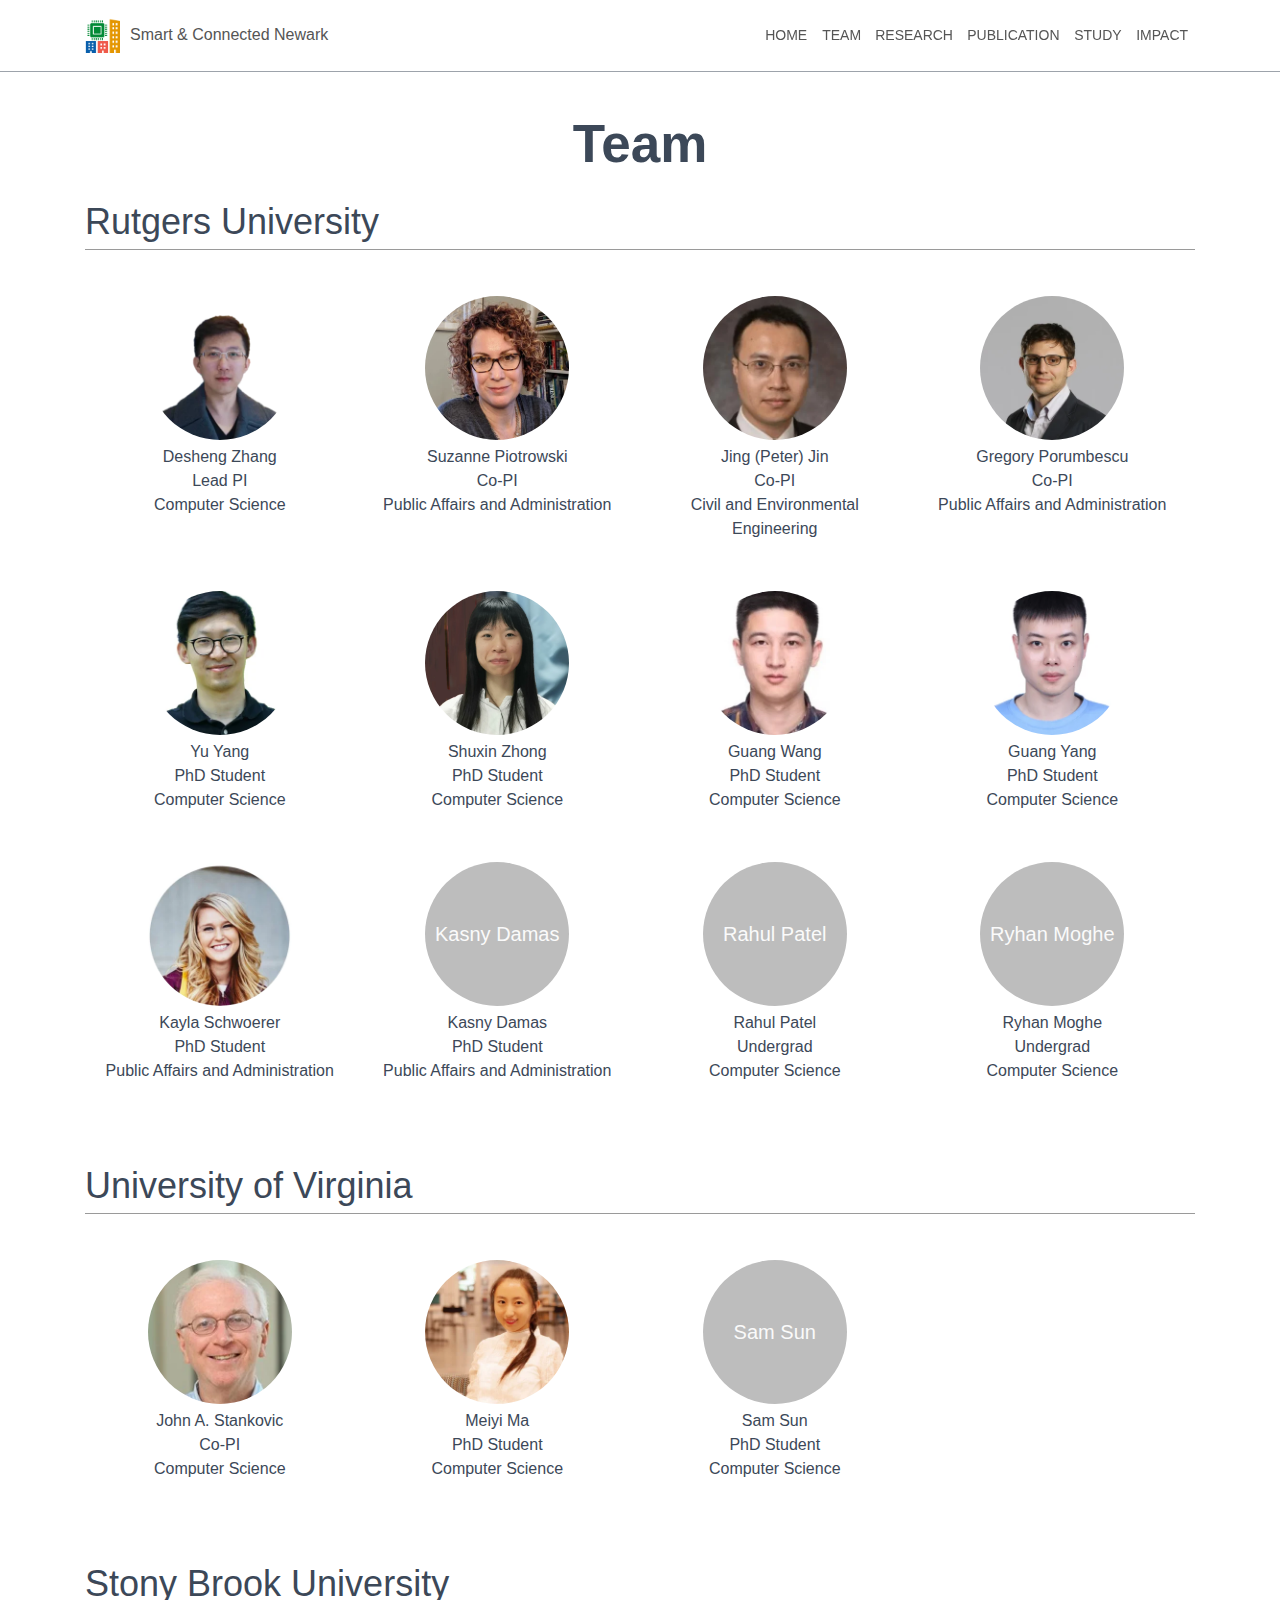
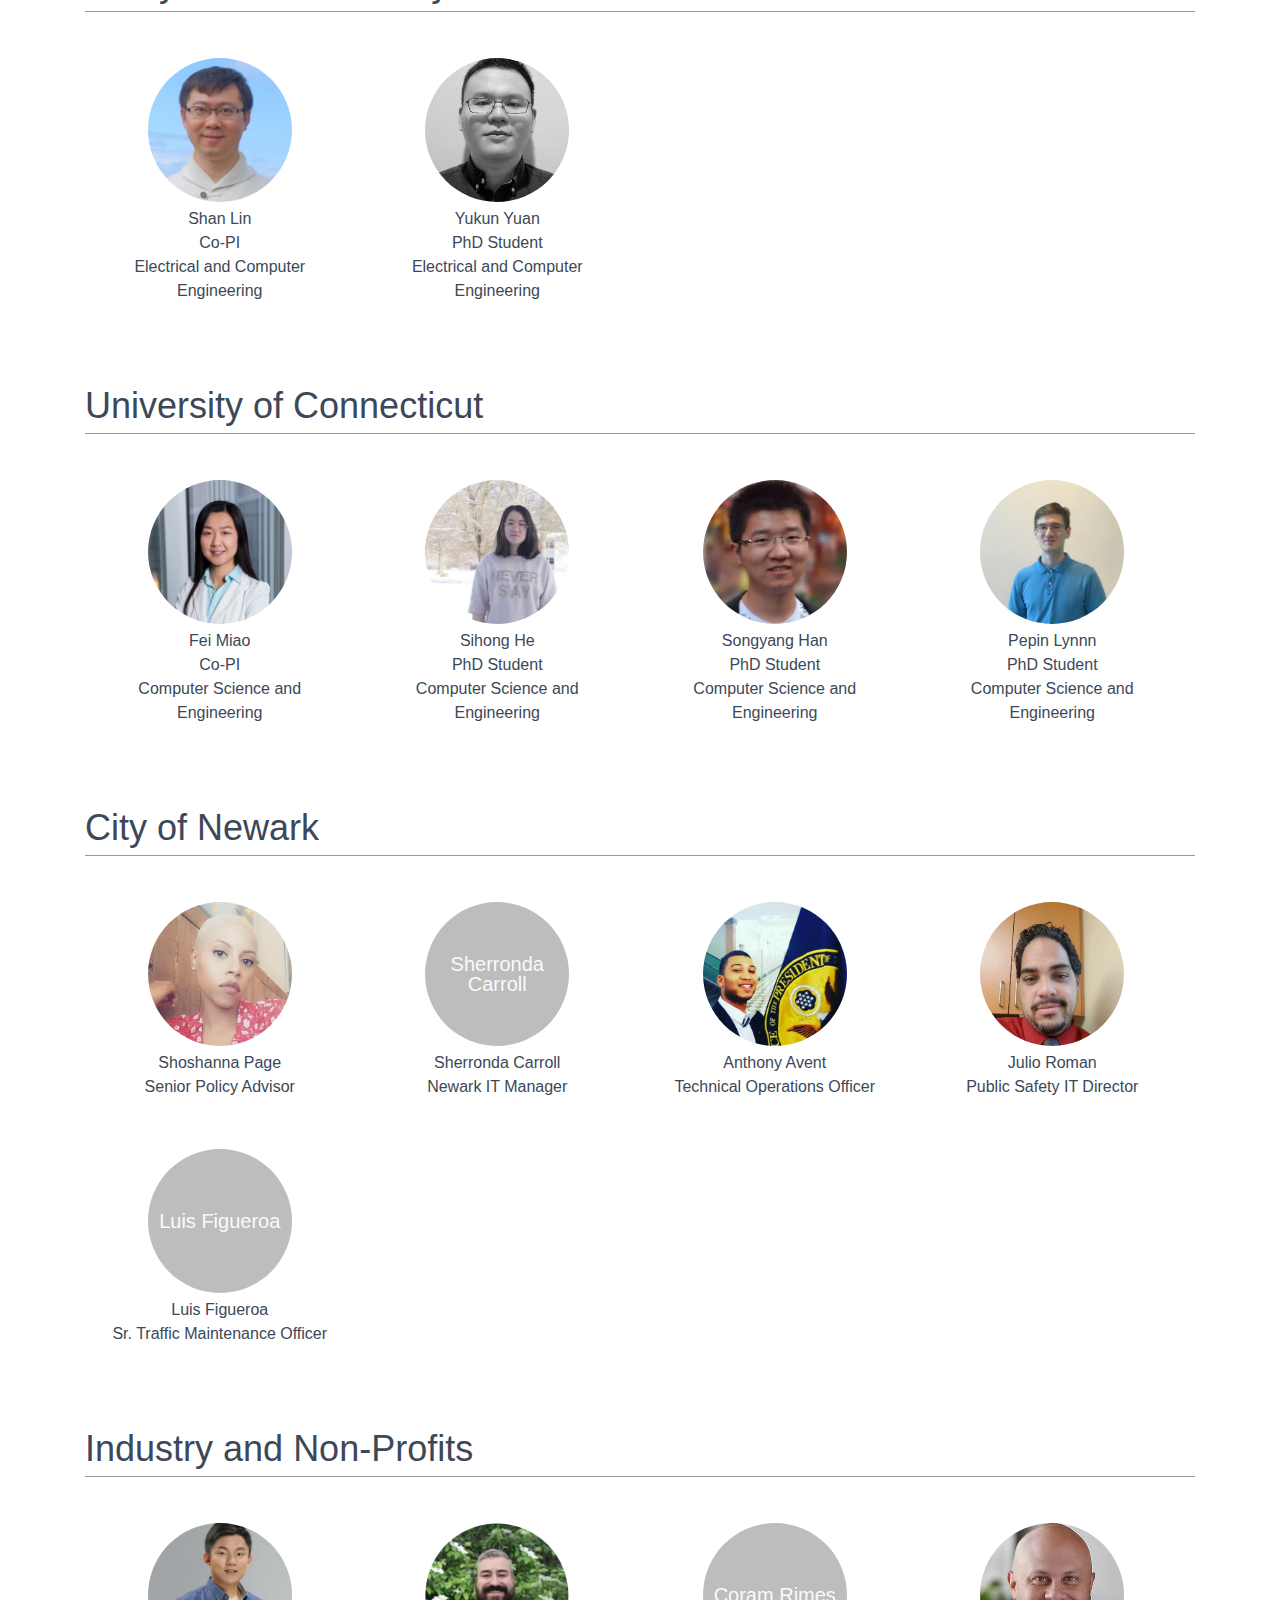
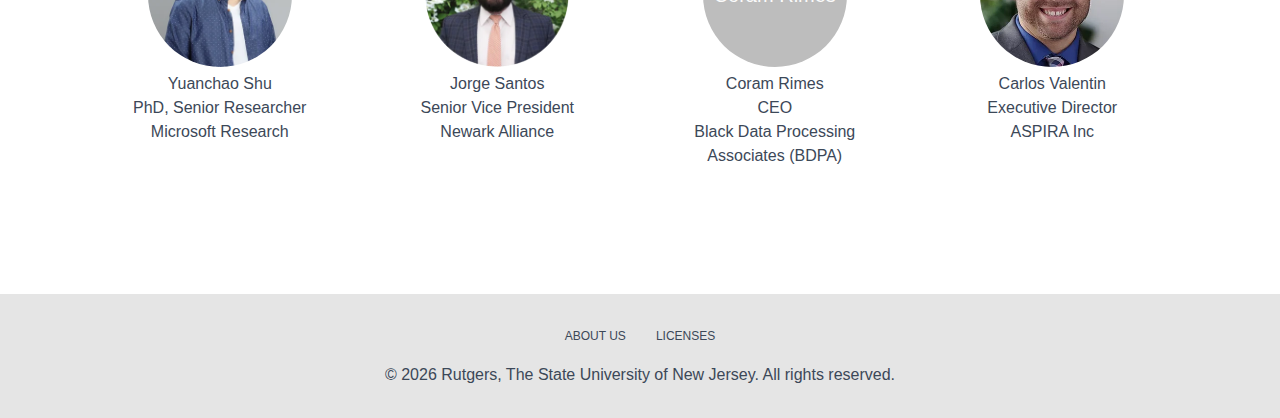
<file: team/index.html>
<!DOCTYPE html><html><head><meta charSet="utf-8"/><meta http-equiv="x-ua-compatible" content="ie=edge"/><meta name="viewport" content="width=device-width, initial-scale=1, shrink-to-fit=no"/><style data-href="/styles.a1c2bf604cf97413354f.css" id="gatsby-global-css">.carousel.carousel-slider .control-arrow,.carousel .control-arrow{background:none;border:0;cursor:pointer;filter:alpha(opacity=40);font-size:32px;opacity:.4;position:absolute;top:20px;transition:all .25s ease-in;z-index:2}.carousel .control-arrow:focus,.carousel .control-arrow:hover{filter:alpha(opacity=100);opacity:1}.carousel.carousel-slider .control-arrow:before,.carousel .control-arrow:before{border-bottom:8px solid transparent;border-top:8px solid transparent;content:"";display:inline-block;margin:0 5px}.carousel .control-disabled.control-arrow{cursor:inherit;display:none;filter:alpha(opacity=0);opacity:0}.carousel .control-prev.control-arrow{left:0}.carousel .control-prev.control-arrow:before{border-right:8px solid #fff}.carousel .control-next.control-arrow{right:0}.carousel .control-next.control-arrow:before{border-left:8px solid #fff}.carousel-root{outline:none}.carousel{position:relative;width:100%}.carousel *{box-sizing:border-box}.carousel img{display:inline-block;pointer-events:none;width:100%}.carousel .carousel{position:relative}.carousel .control-arrow{background:none;border:0;font-size:18px;margin-top:-13px;outline:0;top:50%}.carousel .thumbs-wrapper{margin:20px;overflow:hidden}.carousel .thumbs{list-style:none;position:relative;transform:translateZ(0);transition:all .15s ease-in;white-space:nowrap}.carousel .thumb{border:3px solid #fff;display:inline-block;margin-right:6px;overflow:hidden;padding:2px;transition:border .15s ease-in;white-space:nowrap}.carousel .thumb:focus{border:3px solid #ccc;outline:none}.carousel .thumb.selected,.carousel .thumb:hover{border:3px solid #333}.carousel .thumb img{vertical-align:top}.carousel.carousel-slider{margin:0;overflow:hidden;position:relative}.carousel.carousel-slider .control-arrow{bottom:0;color:#fff;font-size:26px;margin-top:0;padding:5px;top:0}.carousel.carousel-slider .control-arrow:hover{background:rgba(0,0,0,.2)}.carousel .slider-wrapper{margin:auto;overflow:hidden;transition:height .15s ease-in;width:100%}.carousel .slider-wrapper.axis-horizontal .slider{-ms-box-orient:horizontal;display:-moz-flex;display:flex}.carousel .slider-wrapper.axis-horizontal .slider .slide{flex-direction:column;flex-flow:column}.carousel .slider-wrapper.axis-vertical{-ms-box-orient:horizontal;display:-moz-flex;display:flex}.carousel .slider-wrapper.axis-vertical .slider{flex-direction:column}.carousel .slider{list-style:none;margin:0;padding:0;position:relative;width:100%}.carousel .slider.animated{transition:all .35s ease-in-out}.carousel .slide{margin:0;min-width:100%;position:relative;text-align:center}.carousel .slide img{border:0;vertical-align:top;width:100%}.carousel .slide iframe{border:0;display:inline-block;margin:0 40px 40px;width:calc(100% - 80px)}.carousel .slide .legend{background:#000;border-radius:10px;bottom:40px;color:#fff;font-size:12px;left:50%;margin-left:-45%;opacity:.25;padding:10px;position:absolute;text-align:center;transition:all .5s ease-in-out;transition:opacity .35s ease-in-out;width:90%}.carousel .control-dots{bottom:0;margin:10px 0;padding:0;position:absolute;text-align:center;width:100%;z-index:1}@media (min-width:960px){.carousel .control-dots{bottom:0}}.carousel .control-dots .dot{background:#fff;border-radius:50%;box-shadow:1px 1px 2px rgba(0,0,0,.9);cursor:pointer;display:inline-block;filter:alpha(opacity=30);height:8px;margin:0 8px;opacity:.3;transition:opacity .25s ease-in;width:8px}.carousel .control-dots .dot.selected,.carousel .control-dots .dot:hover{filter:alpha(opacity=100);opacity:1}.carousel .carousel-status{color:#fff;font-size:10px;padding:5px;position:absolute;right:0;text-shadow:1px 1px 1px rgba(0,0,0,.9);top:0}.carousel:hover .slide .legend{opacity:1}

/*!

 =========================================================
 * Material Kit React v1.10.0 based on Material Kit Free - v2.0.2 (Bootstrap 4.0.0 Final Edition)
 =========================================================

 * Product Page: https://www.creative-tim.com/product/material-kit-react
 * Copyright 2021 Creative Tim (https://www.creative-tim.com)
 * Licensed under MIT (https://github.com/creativetimofficial/material-kit-react/blob/master/LICENSE.md)

 * Coded by Creative Tim

 =========================================================

 * The above copyright notice and this permission notice shall be included in all copies or substantial portions of the Software.

 */html *{-webkit-font-smoothing:antialiased;-moz-osx-font-smoothing:grayscale}body,h1,h2,h3,h4,h5,h6{font-family:Roboto,Helvetica,Arial,sans-serif;font-weight:300;line-height:1.5em}h1,h2,h3,h4,h5,h6{color:inherit}h1,h2,h3{margin-top:20px}h1,h2,h3,h4,h5,h6{margin-bottom:10px}h4,h5,h6{margin-top:10px}h1{font-size:3.3125rem;line-height:1.15em}h2{font-size:2.25rem;line-height:1.5em}h3{font-size:1.5625rem;line-height:1.4em}h4{font-size:1.125rem;line-height:1.5em}h5{font-size:1.0625rem;line-height:1.55em}h6{font-size:.75rem;font-weight:500;text-transform:uppercase}p{font-size:14px;margin:0 0 10px}html{-webkit-text-size-adjust:100%;-ms-text-size-adjust:100%;-ms-overflow-style:scrollbar;-webkit-tap-highlight-color:transparent;font-family:sans-serif;line-height:1.15}body{background-color:#e5e5e5;color:#3c4858;font-size:1rem;margin:0;text-align:left}legend{border-bottom:0}*{-webkit-tap-highlight-color:rgba(255,255,255,0);-webkit-tap-highlight-color:transparent;box-sizing:border-box}:focus{outline:0}a{background-color:transparent;color:#9c27b0}a,a:focus,a:hover{text-decoration:none}a:focus,a:hover{color:#89229b}label{color:#aaa;font-size:14px;line-height:1.42857}label,small{font-weight:400}small{color:#777;font-size:75%}img{border-style:none;vertical-align:middle}form{margin-bottom:1.125rem}/*! nouislider - 14.0.2 - 6/28/2019 */.noUi-target,.noUi-target *{-webkit-touch-callout:none;-webkit-tap-highlight-color:rgba(0,0,0,0);box-sizing:border-box;touch-action:none;-webkit-user-select:none;-ms-user-select:none;user-select:none}.noUi-target{direction:ltr;position:relative}.noUi-base,.noUi-connects{height:100%;position:relative;width:100%;z-index:1}.noUi-connects{overflow:hidden;z-index:0}.noUi-connect,.noUi-origin{left:0;position:absolute;top:0;-ms-transform-origin:0 0;-webkit-transform-origin:0 0;transform-origin:0 0;-webkit-transform-style:preserve-3d;transform-style:flat;will-change:transform;z-index:1}.noUi-connect{height:100%;width:100%}.noUi-origin{height:10%;width:10%}html:not([dir=rtl]) .noUi-horizontal .noUi-origin{left:auto;right:0}.noUi-vertical .noUi-origin{width:0}.noUi-horizontal .noUi-origin{height:0}.noUi-handle{-webkit-backface-visibility:hidden;backface-visibility:hidden;position:absolute}.noUi-touch-area{height:100%;width:100%}.noUi-state-tap .noUi-connect,.noUi-state-tap .noUi-origin{transition:transform .3s}.noUi-state-drag *{cursor:inherit!important}.noUi-horizontal{height:2px;margin:15px 0}.noUi-horizontal .noUi-handle{background:#fff;border:1px solid #9c27b0;border-radius:100%;box-shadow:0 2px 2px 0 rgba(0,0,0,.14),0 3px 1px -2px rgba(0,0,0,.12),0 1px 5px 0 rgba(0,0,0,.2);box-sizing:border-box;cursor:pointer;height:14px;left:-10px;top:-6px;transition:all .2s ease-out;width:14px}.noUi-vertical{width:18px}.noUi-vertical .noUi-handle{height:15px;left:0;top:-7px;width:15px}html:not([dir=rtl]) .noUi-horizontal .noUi-handle{left:auto;right:-4px}.noUi-target{background-color:#c8c8c8}.noUi-connects,.noUi-target{border-radius:3px}.noUi-draggable{cursor:ew-resize}.noUi-vertical .noUi-draggable{cursor:ns-resize}.noUi-handle{background:#fff;border-radius:3px;box-shadow:inset 0 0 1px #fff,inset 0 1px 7px #ebebeb,0 3px 6px -3px #bbb;cursor:default}.noUi-active{box-shadow:inset 0 0 1px #fff,inset 0 1px 7px #ddd,0 3px 6px -3px #bbb}[disabled] .noUi-connect{background:#b8b8b8}[disabled].noUi-handle,[disabled] .noUi-handle,[disabled].noUi-target{cursor:not-allowed}.noUi-pips,.noUi-pips *{box-sizing:border-box}.noUi-pips{color:#999;position:absolute}.noUi-value{position:absolute;text-align:center;white-space:nowrap}.noUi-value-sub{color:#ccc;font-size:10px}.noUi-marker{background:#ccc;position:absolute}.noUi-marker-large,.noUi-marker-sub{background:#aaa}.noUi-pips-horizontal{height:80px;left:0;padding:10px 0;top:100%;width:100%}.noUi-value-horizontal{transform:translate(-50%,50%)}.noUi-rtl .noUi-value-horizontal{transform:translate(50%,50%)}.noUi-marker-horizontal.noUi-marker{height:5px;margin-left:-1px;width:2px}.noUi-marker-horizontal.noUi-marker-sub{height:10px}.noUi-marker-horizontal.noUi-marker-large{height:15px}.noUi-pips-vertical{height:100%;left:100%;padding:0 10px;top:0}.noUi-value-vertical{padding-left:25px;transform:translateY(-50%)}.noUi-rtl .noUi-value-vertical{transform:translateY(50%)}.noUi-marker-vertical.noUi-marker{height:2px;margin-top:-1px;width:5px}.noUi-marker-vertical.noUi-marker-sub{width:10px}.noUi-marker-vertical.noUi-marker-large{width:15px}.noUi-tooltip{background:#fff;border:1px solid #d9d9d9;border-radius:3px;color:#000;display:block;padding:5px;position:absolute;text-align:center;white-space:nowrap}.noUi-horizontal .noUi-tooltip{bottom:120%;left:50%;transform:translate(-50%)}.noUi-vertical .noUi-tooltip{right:120%;top:50%;transform:translateY(-50%)}.noUi-target .noUi-handle{border:1px solid #333}.noUi-target.slider-primary.noUi-connect,.noUi-target.slider-primary .noUi-connect{background-color:#9c27b0}.noUi-target.slider-primary .noUi-handle{border-color:#9c27b0}.noUi-target.slider-info.noUi-connect,.noUi-target.slider-info .noUi-connect{background-color:#00bcd4}.noUi-target.slider-info .noUi-handle{border-color:#00bcd4}.noUi-target.slider-success.noUi-connect,.noUi-target.slider-success .noUi-connect{background-color:#4caf50}.noUi-target.slider-success .noUi-handle{border-color:#4caf50}.noUi-target.slider-warning.noUi-connect,.noUi-target.slider-warning .noUi-connect{background-color:#ff9800}.noUi-target.slider-warning .noUi-handle{border-color:#ff9800}.noUi-target.slider-danger.noUi-connect,.noUi-target.slider-danger .noUi-connect{background-color:#f44336}.noUi-target.slider-danger .noUi-handle{border-color:#f44336}.noUi-target.slider-rose.noUi-connect,.noUi-target.slider-rose .noUi-connect{background-color:#e91e63}.noUi-target.slider-rose .noUi-handle{border-color:#e91e63}/*!
* https://github.com/YouCanBookMe/react-datetime
*/.rdt{position:relative}.rdt .rdtPicker{display:block;margin-top:-20px;opacity:0;transition:all .15s linear;visibility:hidden}.rdt.rdtOpen .rdtPicker{margin-top:0;opacity:1;visibility:visible}.rdt input.form-control{background-color:transparent;background-position:bottom,center calc(100% - 1px);background-repeat:no-repeat;background-size:0 2px,100% 1px;border:0;border-radius:0;color:#555;display:block;float:none;font-family:Roboto,Helvetica,Arial,sans-serif;font-size:14px;font-weight:400;height:36px;line-height:1.42857;padding:7px 0;transition:background 0s ease-out;width:100%}.rdt input.form-control,.rdt input.form-control:focus{background-image:linear-gradient(#9c27b0,#9c27b0),linear-gradient(#d2d2d2,#d2d2d2);box-shadow:none}.rdt input.form-control:focus{background-size:100% 2px,100% 1px;outline:none;transition-duration:.3s}.rdtPicker{background:#fff;-webkit-background-clip:padding-box;background-clip:padding-box;border-radius:.125rem;box-shadow:0 10px 50px 0 rgba(0,0,0,.2);display:none;margin-top:1px;min-width:160px;padding:4px;position:absolute;width:260px;z-index:99999!important}.rdtPicker:before{border-bottom:.4em solid;color:#fff;height:0;right:auto;vertical-align:middle;width:0}.rdtPicker:after,.rdtPicker:before{border-left:.4em solid transparent;border-right:.4em solid transparent;content:"";display:inline-block;left:10px;position:absolute;top:-5px}.rdtPicker:after{border-bottom:.4em solid #fff}.rdtPicker{display:block;top:40px}.rdtStatic .rdtPicker{box-shadow:none;position:static}.rdtPicker .rdtTimeToggle{border-radius:4px;padding:5px;text-align:center}.rdtPicker table{border-collapse:collapse;border-color:#fff!important;margin:0;width:100%}.rdtPicker td,.rdtPicker th{padding:1px;text-align:center}.rdtPicker td{cursor:pointer}.rdtDay{border-radius:50%;height:30px;line-height:33px;padding:0;text-align:center;width:30px}.rdtDay.rdtActive,.rdtDay.rdtActive:hover,.rdtDay.rdtToday.rdtActive{background-color:#9c27b0!important;box-shadow:0 5px 20px 0 rgba(0,0,0,.2),0 13px 24px -11px rgba(156,39,176,.6);color:#fff}.rdtDays tr .dow{border-bottom:1px solid #e3e3e3;font-size:12px;font-weight:inherit;padding-bottom:5px;padding-top:10px;text-align:center;text-transform:uppercase}.rdtDays tr .rdtNew,.rdtDays tr .rdtOld{color:#bdbdbd}.rdtPicker .rdtTimeToggle:hover,.rdtPicker td.rdtDay:hover,.rdtPicker td.rdtHour:hover,.rdtPicker td.rdtMinute:hover,.rdtPicker td.rdtSecond:hover{background:#eee;cursor:pointer}.rdtPicker td.rdtToday{position:relative}.rdtPicker td.rdtActive.rdtToday:before{border-bottom-color:#fff}.rdtPicker td.rdtDisabled,.rdtPicker td.rdtDisabled:hover{background:none;color:#999;cursor:not-allowed}.rdtPicker td span.rdtOld{color:#999}.rdtPicker td span.rdtDisabled,.rdtPicker td span.rdtDisabled:hover{background:none;color:#999;cursor:not-allowed}.rdtPicker .dow{border-bottom:none;width:14.2857%}.rdtPicker th.rdtSwitch{border-radius:4px;padding:5px;width:50px}.rdtPicker th.rdtNext,.rdtPicker th.rdtPrev{border-radius:50%;font-size:21px;line-height:33px;vertical-align:top}.rdtPicker .dow,.rdtPicker .rdtTimeToggle,.rdtPicker th.rdtNext,.rdtPicker th.rdtPrev,.rdtPicker th.rdtSwitch{color:#9c27b0}.rdtNext span,.rdtPrev span{-webkit-touch-callout:none;display:block;-webkit-user-select:none;-ms-user-select:none;user-select:none}.rdtPicker th.rdtDisabled,.rdtPicker th.rdtDisabled:hover{background:none;color:#999;cursor:not-allowed}.rdtPicker thead tr:first-child th{cursor:pointer}.rdtPicker thead tr:first-child th:hover{background:#eee}.rdtPicker button{background:none;border:none;cursor:pointer}.rdtPicker button:hover{background-color:#eee}.rdtPicker thead button{height:100%;width:100%}td.rdtMonth,td.rdtYear{cursor:pointer;height:50px;width:25%}td.rdtMonth:hover,td.rdtYear:hover{background:#eee}.rdtCounters{display:inline-block}.rdtCounters>div{border-radius:50%;float:left;font-weight:inherit;margin:3px;width:40px}.rdtCounters .rdtCounterSeparator{border:1px solid transparent;width:0}.rdtCounter{height:100px;width:40px}.rdtCounter .rdtCount{border:1px solid transparent;height:40px;padding:7px}.rdtCounters .rdtCounter:last-child .rdtCount{border:1px solid #9c27b0;border-radius:50%;color:#9c27b0}.rdtCounterSeparator{line-height:100px;padding:7px}.rdtCounter .rdtBtn{-webkit-touch-callout:none;border-radius:50%;color:#eee;cursor:pointer;display:block;line-height:40px;transition:all 60ms ease-in;-webkit-user-select:none;-ms-user-select:none;user-select:none}.rdtCounter .rdtBtn:hover{background:#eee;color:#797979}.rdtCounter .rdtCount{font-size:inherit;line-height:25px}.rdtMilli{padding-left:8px;vertical-align:middle;width:48px}.rdtMilli input{font-size:inherit;margin-top:37px;width:100%}.rdtMonths,.rdtYears{padding-bottom:10px}.rdtMonths .rdtMonth,.rdtMonths .rdtYear,.rdtYears .rdtMonth,.rdtYears .rdtYear{border-radius:50%;cursor:pointer;display:inline-block;height:56px;line-height:56px;margin:3px;text-align:center;width:56px}.rdtMonths .rdtMonth.rdtActive,.rdtMonths .rdtYear.rdtActive,.rdtYears .rdtMonth.rdtActive,.rdtYears .rdtYear.rdtActive{background-color:#9c27b0!important;color:#fff}.slick-slider{-webkit-touch-callout:none;-webkit-tap-highlight-color:transparent;box-sizing:border-box;display:block;position:relative;touch-action:pan-y;-webkit-user-select:none;-ms-user-select:none;user-select:none;-khtml-user-select:none}@media(min-width:768px){.slick-slider .slick-caption{display:block!important}}.slick-slider .slick-caption{bottom:20px;color:#fff;display:none;left:15%;padding-bottom:45px;padding-top:20px;position:absolute;right:15%;text-align:center;z-index:10;z-index:3}.slick-slider .slick-slide>div:first-child{position:relative}.slick-slider .slick-icons{position:relative;top:5px}.slick-slider .slick-image{display:inline-flex!important;width:100%!important}.slick-list{display:block;margin:0;overflow:hidden;padding:0;position:relative}.slick-list:focus{outline:none}.slick-list.dragging{cursor:pointer;cursor:hand}.slick-slider .slick-list,.slick-slider .slick-track{transform:translateZ(0)}.slick-track{display:block;left:0;margin-left:auto;margin-right:auto;position:relative;top:0}.slick-track:after,.slick-track:before{content:"";display:table}.slick-track:after{clear:both}.slick-loading .slick-track{visibility:hidden}.slick-slide{display:none;float:left;height:100%;min-height:1px}[dir=rtl] .slick-slide{float:right}.slick-slide img{display:block}.slick-slide.slick-loading img{display:none}.slick-slide.dragging img{pointer-events:none}.slick-initialized .slick-slide{display:block}.slick-loading .slick-slide{visibility:hidden}.slick-vertical .slick-slide{border:1px solid transparent;display:block;height:auto}.slick-arrow.slick-hidden{display:none}button.slick-arrow.slick-next,button.slick-arrow.slick-prev{background:transparent;border:none;color:transparent;cursor:pointer;display:block;font-size:0;height:100%;line-height:0;opacity:.5;outline:none;padding:0;position:absolute;top:50%;transform:translateY(-50%);width:15%;z-index:2}.slick-prev{left:0}.slick-prev:before{-moz-osx-font-smoothing:grayscale;-webkit-font-smoothing:antialiased;text-rendering:auto;color:#fff;content:"";display:inline-block;font-family:Font Awesome\ 5 Free;font-size:30px;font-style:normal;font-variant:normal;font-weight:600;line-height:1;width:100%}.slick-next{right:0}.slick-next:before{-moz-osx-font-smoothing:grayscale;-webkit-font-smoothing:antialiased;text-rendering:auto;color:#fff;content:"";display:inline-block;font-family:Font Awesome\ 5 Free;font-size:30px;font-style:normal;font-variant:normal;font-weight:600;line-height:1;width:100%}.slick-list{z-index:1}.slick-dots{bottom:5px;list-style:none;margin-bottom:1rem;margin-top:0;padding:0;position:absolute;text-align:center;width:100%;z-index:3}.slick-dots li,.slick-dots li button{cursor:pointer;height:20px;width:20px}.slick-dots li{display:inline-block;margin:0 5px;padding:0;position:relative}.slick-dots li button{background:transparent;border:0;color:transparent;display:block;font-size:0;line-height:0;outline:none;padding:5px}.slick-dots li button:before{-webkit-font-smoothing:antialiased;-moz-osx-font-smoothing:grayscale;background-color:#fff;border-radius:2px;box-shadow:0 2px 2px 0 rgba(0,0,0,.14),0 3px 1px -2px rgba(0,0,0,.12),0 1px 5px 0 rgba(0,0,0,.2);content:"•";height:10px;left:0;opacity:1;position:absolute;text-align:center;top:0;transition:all .3s linear;width:10px}.slick-dots li.slick-active button:before{box-shadow:0 4px 5px 0 rgba(0,0,0,.14),0 1px 10px 0 rgba(0,0,0,.12),0 2px 4px -1px rgba(0,0,0,.2);height:15px;top:-3px;width:15px}</style><meta name="generator" content="Gatsby 3.6.1"/><style data-styled="" data-styled-version="5.3.0"></style><style>.gatsby-image-wrapper{position:relative;overflow:hidden}.gatsby-image-wrapper img{bottom:0;height:100%;left:0;margin:0;max-width:none;padding:0;position:absolute;right:0;top:0;width:100%;object-fit:cover}.gatsby-image-wrapper [data-main-image]{opacity:0;transform:translateZ(0);transition:opacity .25s linear;will-change:opacity}.gatsby-image-wrapper-constrained{display:inline-block;vertical-align:top}</style><noscript><style>.gatsby-image-wrapper noscript [data-main-image]{opacity:1!important}.gatsby-image-wrapper [data-placeholder-image]{opacity:0!important}</style></noscript><script type="module">const e="undefined"!=typeof HTMLImageElement&&"loading"in HTMLImageElement.prototype;e&&document.body.addEventListener("load",(function(e){if(void 0===e.target.dataset.mainImage)return;if(void 0===e.target.dataset.gatsbyImageSsr)return;const t=e.target;let a=null,n=t;for(;null===a&&n;)void 0!==n.parentNode.dataset.gatsbyImageWrapper&&(a=n.parentNode),n=n.parentNode;const o=a.querySelector("[data-placeholder-image]"),r=new Image;r.src=t.currentSrc,r.decode().catch((()=>{})).then((()=>{t.style.opacity=1,o&&(o.style.opacity=0,o.style.transition="opacity 500ms linear")}))}),!0);</script><style id="jss-server-side">.MuiPaper-root{color:rgba(0,0,0,.87);transition:box-shadow .3s cubic-bezier(.4, 0, .2, 1) 0s;background-color:#fff}.MuiPaper-rounded{border-radius:4px}.MuiPaper-outlined{border:1px solid rgba(0,0,0,.12)}.MuiPaper-elevation0{box-shadow:none}.MuiPaper-elevation1{box-shadow:0 2px 1px -1px rgba(0,0,0,.2),0 1px 1px 0 rgba(0,0,0,.14),0 1px 3px 0 rgba(0,0,0,.12)}.MuiPaper-elevation2{box-shadow:0 3px 1px -2px rgba(0,0,0,.2),0 2px 2px 0 rgba(0,0,0,.14),0 1px 5px 0 rgba(0,0,0,.12)}.MuiPaper-elevation3{box-shadow:0 3px 3px -2px rgba(0,0,0,.2),0 3px 4px 0 rgba(0,0,0,.14),0 1px 8px 0 rgba(0,0,0,.12)}.MuiPaper-elevation4{box-shadow:0 2px 4px -1px rgba(0,0,0,.2),0 4px 5px 0 rgba(0,0,0,.14),0 1px 10px 0 rgba(0,0,0,.12)}.MuiPaper-elevation5{box-shadow:0 3px 5px -1px rgba(0,0,0,.2),0 5px 8px 0 rgba(0,0,0,.14),0 1px 14px 0 rgba(0,0,0,.12)}.MuiPaper-elevation6{box-shadow:0 3px 5px -1px rgba(0,0,0,.2),0 6px 10px 0 rgba(0,0,0,.14),0 1px 18px 0 rgba(0,0,0,.12)}.MuiPaper-elevation7{box-shadow:0 4px 5px -2px rgba(0,0,0,.2),0 7px 10px 1px rgba(0,0,0,.14),0 2px 16px 1px rgba(0,0,0,.12)}.MuiPaper-elevation8{box-shadow:0 5px 5px -3px rgba(0,0,0,.2),0 8px 10px 1px rgba(0,0,0,.14),0 3px 14px 2px rgba(0,0,0,.12)}.MuiPaper-elevation9{box-shadow:0 5px 6px -3px rgba(0,0,0,.2),0 9px 12px 1px rgba(0,0,0,.14),0 3px 16px 2px rgba(0,0,0,.12)}.MuiPaper-elevation10{box-shadow:0 6px 6px -3px rgba(0,0,0,.2),0 10px 14px 1px rgba(0,0,0,.14),0 4px 18px 3px rgba(0,0,0,.12)}.MuiPaper-elevation11{box-shadow:0 6px 7px -4px rgba(0,0,0,.2),0 11px 15px 1px rgba(0,0,0,.14),0 4px 20px 3px rgba(0,0,0,.12)}.MuiPaper-elevation12{box-shadow:0 7px 8px -4px rgba(0,0,0,.2),0 12px 17px 2px rgba(0,0,0,.14),0 5px 22px 4px rgba(0,0,0,.12)}.MuiPaper-elevation13{box-shadow:0 7px 8px -4px rgba(0,0,0,.2),0 13px 19px 2px rgba(0,0,0,.14),0 5px 24px 4px rgba(0,0,0,.12)}.MuiPaper-elevation14{box-shadow:0 7px 9px -4px rgba(0,0,0,.2),0 14px 21px 2px rgba(0,0,0,.14),0 5px 26px 4px rgba(0,0,0,.12)}.MuiPaper-elevation15{box-shadow:0 8px 9px -5px rgba(0,0,0,.2),0 15px 22px 2px rgba(0,0,0,.14),0 6px 28px 5px rgba(0,0,0,.12)}.MuiPaper-elevation16{box-shadow:0 8px 10px -5px rgba(0,0,0,.2),0 16px 24px 2px rgba(0,0,0,.14),0 6px 30px 5px rgba(0,0,0,.12)}.MuiPaper-elevation17{box-shadow:0 8px 11px -5px rgba(0,0,0,.2),0 17px 26px 2px rgba(0,0,0,.14),0 6px 32px 5px rgba(0,0,0,.12)}.MuiPaper-elevation18{box-shadow:0 9px 11px -5px rgba(0,0,0,.2),0 18px 28px 2px rgba(0,0,0,.14),0 7px 34px 6px rgba(0,0,0,.12)}.MuiPaper-elevation19{box-shadow:0 9px 12px -6px rgba(0,0,0,.2),0 19px 29px 2px rgba(0,0,0,.14),0 7px 36px 6px rgba(0,0,0,.12)}.MuiPaper-elevation20{box-shadow:0 10px 13px -6px rgba(0,0,0,.2),0 20px 31px 3px rgba(0,0,0,.14),0 8px 38px 7px rgba(0,0,0,.12)}.MuiPaper-elevation21{box-shadow:0 10px 13px -6px rgba(0,0,0,.2),0 21px 33px 3px rgba(0,0,0,.14),0 8px 40px 7px rgba(0,0,0,.12)}.MuiPaper-elevation22{box-shadow:0 10px 14px -6px rgba(0,0,0,.2),0 22px 35px 3px rgba(0,0,0,.14),0 8px 42px 7px rgba(0,0,0,.12)}.MuiPaper-elevation23{box-shadow:0 11px 14px -7px rgba(0,0,0,.2),0 23px 36px 3px rgba(0,0,0,.14),0 9px 44px 8px rgba(0,0,0,.12)}.MuiPaper-elevation24{box-shadow:0 11px 15px -7px rgba(0,0,0,.2),0 24px 38px 3px rgba(0,0,0,.14),0 9px 46px 8px rgba(0,0,0,.12)}.MuiAppBar-root{width:100%;display:flex;z-index:1100;box-sizing:border-box;flex-shrink:0;flex-direction:column}.MuiAppBar-positionFixed{top:0;left:auto;right:0;position:fixed}@media print{.MuiAppBar-positionFixed{position:absolute}}.MuiAppBar-positionAbsolute{top:0;left:auto;right:0;position:absolute}.MuiAppBar-positionSticky{top:0;left:auto;right:0;position:-webkit-sticky;position:sticky}.MuiAppBar-positionStatic{position:static}.MuiAppBar-positionRelative{position:relative}.MuiAppBar-colorDefault{color:rgba(0,0,0,.87);background-color:#f5f5f5}.MuiAppBar-colorPrimary{color:#fff;background-color:#3f51b5}.MuiAppBar-colorSecondary{color:#fff;background-color:#f50057}.MuiAppBar-colorInherit{color:inherit}.MuiAppBar-colorTransparent{color:inherit;background-color:transparent}.MuiToolbar-root{display:flex;position:relative;align-items:center}.MuiToolbar-gutters{padding-left:16px;padding-right:16px}@media (min-width:600px){.MuiToolbar-gutters{padding-left:24px;padding-right:24px}}.MuiToolbar-regular{min-height:56px}@media (min-width:0px) and (orientation:landscape){.MuiToolbar-regular{min-height:48px}}@media (min-width:600px){.MuiToolbar-regular{min-height:64px}}.MuiToolbar-dense{min-height:48px}.MuiButtonBase-root{color:inherit;border:0;cursor:pointer;margin:0;display:inline-flex;outline:0;padding:0;position:relative;align-items:center;-webkit-user-select:none;-ms-user-select:none;user-select:none;border-radius:0;vertical-align:middle;-moz-appearance:none;justify-content:center;text-decoration:none;background-color:transparent;-webkit-appearance:none;-webkit-tap-highlight-color:transparent}.MuiButtonBase-root::-moz-focus-inner{border-style:none}.MuiButtonBase-root.Mui-disabled{cursor:default;pointer-events:none}@media print{.MuiButtonBase-root{-webkit-print-color-adjust:exact;color-adjust:exact}}.MuiButton-root{color:rgba(0,0,0,.87);padding:6px 16px;font-size:.875rem;min-width:64px;box-sizing:border-box;transition:background-color 250ms cubic-bezier(.4, 0, .2, 1) 0s,box-shadow 250ms cubic-bezier(.4, 0, .2, 1) 0s,border 250ms cubic-bezier(.4, 0, .2, 1) 0s;font-family:Roboto,Helvetica,Arial,sans-serif;font-weight:500;line-height:1.75;border-radius:4px;letter-spacing:.02857em;text-transform:uppercase}.MuiButton-root:hover{text-decoration:none;background-color:rgba(0,0,0,.04)}.MuiButton-root.Mui-disabled{color:rgba(0,0,0,.26)}@media (hover:none){.MuiButton-root:hover{background-color:transparent}}.MuiButton-root:hover.Mui-disabled{background-color:transparent}.MuiButton-label{width:100%;display:inherit;align-items:inherit;justify-content:inherit}.MuiButton-text{padding:6px 8px}.MuiButton-textPrimary{color:#3f51b5}.MuiButton-textPrimary:hover{background-color:rgba(63,81,181,.04)}@media (hover:none){.MuiButton-textPrimary:hover{background-color:transparent}}.MuiButton-textSecondary{color:#f50057}.MuiButton-textSecondary:hover{background-color:rgba(245,0,87,.04)}@media (hover:none){.MuiButton-textSecondary:hover{background-color:transparent}}.MuiButton-outlined{border:1px solid rgba(0,0,0,.23);padding:5px 15px}.MuiButton-outlined.Mui-disabled{border:1px solid rgba(0,0,0,.12)}.MuiButton-outlinedPrimary{color:#3f51b5;border:1px solid rgba(63,81,181,.5)}.MuiButton-outlinedPrimary:hover{border:1px solid #3f51b5;background-color:rgba(63,81,181,.04)}@media (hover:none){.MuiButton-outlinedPrimary:hover{background-color:transparent}}.MuiButton-outlinedSecondary{color:#f50057;border:1px solid rgba(245,0,87,.5)}.MuiButton-outlinedSecondary:hover{border:1px solid #f50057;background-color:rgba(245,0,87,.04)}.MuiButton-outlinedSecondary.Mui-disabled{border:1px solid rgba(0,0,0,.26)}@media (hover:none){.MuiButton-outlinedSecondary:hover{background-color:transparent}}.MuiButton-contained{color:rgba(0,0,0,.87);box-shadow:0 3px 1px -2px rgba(0,0,0,.2),0 2px 2px 0 rgba(0,0,0,.14),0 1px 5px 0 rgba(0,0,0,.12);background-color:#e0e0e0}.MuiButton-contained:hover{box-shadow:0 2px 4px -1px rgba(0,0,0,.2),0 4px 5px 0 rgba(0,0,0,.14),0 1px 10px 0 rgba(0,0,0,.12);background-color:#d5d5d5}.MuiButton-contained.Mui-focusVisible{box-shadow:0 3px 5px -1px rgba(0,0,0,.2),0 6px 10px 0 rgba(0,0,0,.14),0 1px 18px 0 rgba(0,0,0,.12)}.MuiButton-contained:active{box-shadow:0 5px 5px -3px rgba(0,0,0,.2),0 8px 10px 1px rgba(0,0,0,.14),0 3px 14px 2px rgba(0,0,0,.12)}.MuiButton-contained.Mui-disabled{color:rgba(0,0,0,.26);box-shadow:none;background-color:rgba(0,0,0,.12)}@media (hover:none){.MuiButton-contained:hover{box-shadow:0 3px 1px -2px rgba(0,0,0,.2),0 2px 2px 0 rgba(0,0,0,.14),0 1px 5px 0 rgba(0,0,0,.12);background-color:#e0e0e0}}.MuiButton-contained:hover.Mui-disabled{background-color:rgba(0,0,0,.12)}.MuiButton-containedPrimary{color:#fff;background-color:#3f51b5}.MuiButton-containedPrimary:hover{background-color:#303f9f}@media (hover:none){.MuiButton-containedPrimary:hover{background-color:#3f51b5}}.MuiButton-containedSecondary{color:#fff;background-color:#f50057}.MuiButton-containedSecondary:hover{background-color:#c51162}@media (hover:none){.MuiButton-containedSecondary:hover{background-color:#f50057}}.MuiButton-disableElevation{box-shadow:none}.MuiButton-disableElevation:hover{box-shadow:none}.MuiButton-disableElevation.Mui-focusVisible{box-shadow:none}.MuiButton-disableElevation:active{box-shadow:none}.MuiButton-disableElevation.Mui-disabled{box-shadow:none}.MuiButton-colorInherit{color:inherit;border-color:currentColor}.MuiButton-textSizeSmall{padding:4px 5px;font-size:.8125rem}.MuiButton-textSizeLarge{padding:8px 11px;font-size:.9375rem}.MuiButton-outlinedSizeSmall{padding:3px 9px;font-size:.8125rem}.MuiButton-outlinedSizeLarge{padding:7px 21px;font-size:.9375rem}.MuiButton-containedSizeSmall{padding:4px 10px;font-size:.8125rem}.MuiButton-containedSizeLarge{padding:8px 22px;font-size:.9375rem}.MuiButton-fullWidth{width:100%}.MuiButton-startIcon{display:inherit;margin-left:-4px;margin-right:8px}.MuiButton-startIcon.MuiButton-iconSizeSmall{margin-left:-2px}.MuiButton-endIcon{display:inherit;margin-left:8px;margin-right:-4px}.MuiButton-endIcon.MuiButton-iconSizeSmall{margin-right:-2px}.MuiButton-iconSizeSmall>:first-child{font-size:18px}.MuiButton-iconSizeMedium>:first-child{font-size:20px}.MuiButton-iconSizeLarge>:first-child{font-size:22px}@media (min-width:0px) and (max-width:599.95px){.jss25{display:none}}@media (min-width:0px){.jss26{display:none}}@media (max-width:599.95px){.jss27{display:none}}@media (min-width:600px) and (max-width:959.95px){.jss28{display:none}}@media (min-width:600px){.jss29{display:none}}@media (max-width:959.95px){.jss30{display:none}}@media (min-width:960px) and (max-width:1279.95px){.jss31{display:none}}@media (min-width:960px){.jss32{display:none}}@media (max-width:1279.95px){.jss33{display:none}}@media (min-width:1280px) and (max-width:1919.95px){.jss34{display:none}}@media (min-width:1280px){.jss35{display:none}}@media (max-width:1919.95px){.jss36{display:none}}@media (min-width:1920px){.jss37{display:none}}@media (min-width:1920px){.jss38{display:none}}@media (min-width:0px){.jss39{display:none}}.jss9{color:#555;width:100%;border:0;display:flex;padding:.625rem 0;z-index:unset;position:relative;flex-flow:row nowrap;box-shadow:none;transition:all 150ms ease 0s;align-items:center;border-bottom:1px solid rgba(60,72,88,.5);border-radius:0;margin-bottom:20px;justify-content:flex-start;background-color:#fff}.jss10{z-index:1100;position:absolute}.jss11{z-index:1100;position:fixed}.jss12{flex:1;width:100%;display:flex;flex-wrap:nowrap;min-height:50px;align-items:center;margin-left:auto;margin-right:auto;padding-left:15px;padding-right:15px;justify-content:space-between}@media (min-width:576px){.jss12{max-width:540px}}@media (min-width:768px){.jss12{max-width:720px}}@media (min-width:992px){.jss12{max-width:960px}}@media (min-width:1200px){.jss12{max-width:1140px}}.jss13{flex:1}.jss14{color:inherit;padding:8px 8px 8px 0;font-size:15px;font-family:Roboto,Helvetica,Arial,sans-serif;font-weight:400;line-height:30px;white-space:nowrap;border-radius:3px;letter-spacing:0;text-transform:none}.jss14:focus,.jss14:hover{color:inherit;background:0 0}.jss15{margin:20px 10px}.jss16{color:#fff;box-shadow:0 4px 20px 0 rgba(0,0,0,.14),0 7px 12px -5px rgba(156,39,176,.46);background-color:#9c27b0}.jss17{color:#fff;box-shadow:0 4px 20px 0 rgba(0,0,0,.14),0 7px 12px -5px rgba(0,188,212,.46);background-color:#00acc1}.jss18{color:#fff;box-shadow:0 4px 20px 0 rgba(0,0,0,.14),0 7px 12px -5px rgba(76,175,80,.46);background-color:#4caf50}.jss19{color:#fff;box-shadow:0 4px 20px 0 rgba(0,0,0,.14),0 7px 12px -5px rgba(255,152,0,.46);background-color:#ff9800}.jss20{color:#fff;box-shadow:0 4px 20px 0 rgba(0,0,0,.14),0 7px 12px -5px rgba(244,67,54,.46);background-color:#f44336}.jss21{color:#fff;box-shadow:0 4px 20px 0 rgba(0,0,0,.14),0 7px 12px -5px rgba(233,30,99,.46);background-color:#e91e63}.jss22{color:#fff;box-shadow:0 4px 20px 0 rgba(0,0,0,.14),0 7px 12px -5px rgba(33,33,33,.46);background-color:#212121!important}.jss23{color:#555;border:0;padding:.625rem 0;box-shadow:0 4px 18px 0 rgba(0,0,0,.12),0 7px 10px -5px rgba(0,0,0,.15);margin-bottom:20px;background-color:#fff!important}.jss24{top:0;left:auto;right:0;width:260px;border:none;bottom:0;height:100vh;display:block;position:fixed;border-top:none;box-shadow:0 10px 30px -12px rgba(0,0,0,.42),0 4px 25px 0 rgba(0,0,0,.12),0 8px 10px -5px rgba(0,0,0,.2);overflow-y:visible;text-align:left;transition:all .33s cubic-bezier(.685, .0473, .346, 1);visibility:visible;padding-left:0;padding-right:0;transition-duration:.2s,.2s,.35s;transition-property:top,bottom,width;transition-timing-function:linear,linear,ease}.MuiList-root{margin:0;padding:0;position:relative;list-style:none}.MuiList-padding{padding-top:8px;padding-bottom:8px}.MuiList-subheader{padding-top:0}.MuiListItem-root{width:100%;display:flex;position:relative;box-sizing:border-box;text-align:left;align-items:center;padding-top:8px;padding-bottom:8px;justify-content:flex-start;text-decoration:none}.MuiListItem-root.Mui-focusVisible{background-color:rgba(0,0,0,.08)}.MuiListItem-root.Mui-selected,.MuiListItem-root.Mui-selected:hover{background-color:rgba(0,0,0,.08)}.MuiListItem-root.Mui-disabled{opacity:.5}.MuiListItem-container{position:relative}.MuiListItem-dense{padding-top:4px;padding-bottom:4px}.MuiListItem-alignItemsFlexStart{align-items:flex-start}.MuiListItem-divider{border-bottom:1px solid rgba(0,0,0,.12);background-clip:padding-box}.MuiListItem-gutters{padding-left:16px;padding-right:16px}.MuiListItem-button{transition:background-color 150ms cubic-bezier(.4, 0, .2, 1) 0s}.MuiListItem-button:hover{text-decoration:none;background-color:rgba(0,0,0,.04)}@media (hover:none){.MuiListItem-button:hover{background-color:transparent}}.MuiListItem-secondaryAction{padding-right:48px}.jss52{color:#fff;border:none;cursor:pointer;margin:.3125rem 1px;padding:12px 30px;position:relative;font-size:12px;min-width:auto;box-shadow:0 2px 2px 0 rgba(153,153,153,.14),0 3px 1px -2px rgba(153,153,153,.2),0 1px 5px 0 rgba(153,153,153,.12);min-height:auto;text-align:center;transition:box-shadow .2s cubic-bezier(.4, 0, 1, 1),background-color .2s cubic-bezier(.4, 0, .2, 1);font-weight:400;line-height:1.42857143;white-space:nowrap;will-change:box-shadow,transform;touch-action:manipulation;border-radius:3px;letter-spacing:0;text-transform:uppercase;vertical-align:middle;background-color:#999}.jss52:focus,.jss52:hover{color:#fff;box-shadow:0 14px 26px -12px rgba(153,153,153,.42),0 4px 23px 0 rgba(0,0,0,.12),0 8px 10px -5px rgba(153,153,153,.2);background-color:#999}.jss52 .fab,.jss52 .fal,.jss52 .far,.jss52 .fas,.jss52 .material-icons{top:0;display:inline-block;position:relative;font-size:1.1rem;margin-right:4px;vertical-align:middle}.jss52 svg{top:0;width:18px;height:18px;display:inline-block;position:relative;margin-right:4px;vertical-align:middle}.jss52.jss73 .fab,.jss52.jss73 .fal,.jss52.jss73 .far,.jss52.jss73 .fas,.jss52.jss73 .material-icons{top:0;left:0;width:100%;height:100%;position:absolute;font-size:20px;transform:none;line-height:41px;margin-right:0}.jss53{width:100%}.jss54{box-shadow:0 2px 2px 0 rgba(156,39,176,.14),0 3px 1px -2px rgba(156,39,176,.2),0 1px 5px 0 rgba(156,39,176,.12);background-color:#9c27b0}.jss54:focus,.jss54:hover{box-shadow:0 14px 26px -12px rgba(156,39,176,.42),0 4px 23px 0 rgba(0,0,0,.12),0 8px 10px -5px rgba(156,39,176,.2);background-color:#9c27b0}.jss55{box-shadow:0 2px 2px 0 rgba(0,188,212,.14),0 3px 1px -2px rgba(0,188,212,.2),0 1px 5px 0 rgba(0,188,212,.12);background-color:#00acc1}.jss55:focus,.jss55:hover{box-shadow:0 14px 26px -12px rgba(0,188,212,.42),0 4px 23px 0 rgba(0,0,0,.12),0 8px 10px -5px rgba(0,188,212,.2);background-color:#00acc1}.jss56{box-shadow:0 2px 2px 0 rgba(76,175,80,.14),0 3px 1px -2px rgba(76,175,80,.2),0 1px 5px 0 rgba(76,175,80,.12);background-color:#4caf50}.jss56:focus,.jss56:hover{box-shadow:0 14px 26px -12px rgba(76,175,80,.42),0 4px 23px 0 rgba(0,0,0,.12),0 8px 10px -5px rgba(76,175,80,.2);background-color:#4caf50}.jss57{box-shadow:0 2px 2px 0 rgba(255,152,0,.14),0 3px 1px -2px rgba(255,152,0,.2),0 1px 5px 0 rgba(255,152,0,.12);background-color:#ff9800}.jss57:focus,.jss57:hover{box-shadow:0 14px 26px -12px rgba(255,152,0,.42),0 4px 23px 0 rgba(0,0,0,.12),0 8px 10px -5px rgba(255,152,0,.2);background-color:#ff9800}.jss58{box-shadow:0 2px 2px 0 rgba(244,67,54,.14),0 3px 1px -2px rgba(244,67,54,.2),0 1px 5px 0 rgba(244,67,54,.12);background-color:#f44336}.jss58:focus,.jss58:hover{box-shadow:0 14px 26px -12px rgba(244,67,54,.42),0 4px 23px 0 rgba(0,0,0,.12),0 8px 10px -5px rgba(244,67,54,.2);background-color:#f44336}.jss59{box-shadow:0 2px 2px 0 rgba(233,30,99,.14),0 3px 1px -2px rgba(233,30,99,.2),0 1px 5px 0 rgba(233,30,99,.12);background-color:#e91e63}.jss59:focus,.jss59:hover{box-shadow:0 14px 26px -12px rgba(233,30,99,.42),0 4px 23px 0 rgba(0,0,0,.12),0 8px 10px -5px rgba(233,30,99,.2);background-color:#e91e63}.jss60,.jss60:focus,.jss60:hover,.jss60:visited{color:#999;background-color:#fff}.jss61{color:#fff;box-shadow:0 2px 2px 0 rgba(85,172,238,.14),0 3px 1px -2px rgba(85,172,238,.2),0 1px 5px 0 rgba(85,172,238,.12);background-color:#55acee}.jss61:focus,.jss61:hover,.jss61:visited{color:#fff;box-shadow:0 14px 26px -12px rgba(85,172,238,.42),0 4px 23px 0 rgba(0,0,0,.12),0 8px 10px -5px rgba(85,172,238,.2);background-color:#55acee}.jss62{color:#fff;box-shadow:0 2px 2px 0 rgba(59,89,152,.14),0 3px 1px -2px rgba(59,89,152,.2),0 1px 5px 0 rgba(59,89,152,.12);background-color:#3b5998}.jss62:focus,.jss62:hover{color:#fff;box-shadow:0 14px 26px -12px rgba(59,89,152,.42),0 4px 23px 0 rgba(0,0,0,.12),0 8px 10px -5px rgba(59,89,152,.2);background-color:#3b5998}.jss63{color:#fff;box-shadow:0 2px 2px 0 rgba(221,75,57,.14),0 3px 1px -2px rgba(221,75,57,.2),0 1px 5px 0 rgba(221,75,57,.12);background-color:#dd4b39}.jss63:focus,.jss63:hover{color:#fff;box-shadow:0 14px 26px -12px rgba(221,75,57,.42),0 4px 23px 0 rgba(0,0,0,.12),0 8px 10px -5px rgba(221,75,57,.2);background-color:#dd4b39}.jss64{color:#fff;box-shadow:0 2px 2px 0 rgba(51,51,51,.14),0 3px 1px -2px rgba(51,51,51,.2),0 1px 5px 0 rgba(51,51,51,.12);background-color:#333}.jss64:focus,.jss64:hover{color:#fff;box-shadow:0 14px 26px -12px rgba(51,51,51,.42),0 4px 23px 0 rgba(0,0,0,.12),0 8px 10px -5px rgba(51,51,51,.2);background-color:#333}.jss65,.jss65:focus,.jss65:hover,.jss65:visited{color:#fff;background:0 0;box-shadow:none}.jss65.jss64,.jss65.jss64:focus,.jss65.jss64:hover,.jss65.jss64:visited{color:#333}.jss65.jss63,.jss65.jss63:focus,.jss65.jss63:hover,.jss65.jss63:visited{color:#dd4b39}.jss65.jss62,.jss65.jss62:focus,.jss65.jss62:hover,.jss65.jss62:visited{color:#3b5998}.jss65.jss61,.jss65.jss61:focus,.jss65.jss61:hover,.jss65.jss61:visited{color:#55acee}.jss65.jss58,.jss65.jss58:focus,.jss65.jss58:hover,.jss65.jss58:visited{color:#f44336}.jss65.jss59,.jss65.jss59:focus,.jss65.jss59:hover,.jss65.jss59:visited{color:#e91e63}.jss65.jss57,.jss65.jss57:focus,.jss65.jss57:hover,.jss65.jss57:visited{color:#ff9800}.jss65.jss56,.jss65.jss56:focus,.jss65.jss56:hover,.jss65.jss56:visited{color:#4caf50}.jss65.jss55,.jss65.jss55:focus,.jss65.jss55:hover,.jss65.jss55:visited{color:#00acc1}.jss65.jss54,.jss65.jss54:focus,.jss65.jss54:hover,.jss65.jss54:visited{color:#9c27b0}.jss66,.jss66:focus,.jss66:hover,.jss66:visited{color:inherit;background:0 0;box-shadow:none}.jss67{opacity:.65;pointer-events:none}.jss68{padding:1.125rem 2.25rem;font-size:.875rem;line-height:1.333333;border-radius:.2rem}.jss69{padding:.40625rem 1.25rem;font-size:.6875rem;line-height:1.5;border-radius:.2rem}.jss70{border-radius:30px}.jss71{width:100%!important}.jss72,.jss72:focus,.jss72:hover{color:#999;box-shadow:none;background-color:transparent}.jss73{width:41px;height:41px;font-size:20px;min-width:41px;padding-left:12px;padding-right:12px}.jss73 .fab,.jss73 .fal,.jss73 .far,.jss73 .fas,.jss73 .material-icons,.jss73 svg{margin-right:0}.jss73.jss68{width:57px;height:57px;min-width:57px;line-height:56px}.jss73.jss69{width:30px;height:30px;min-width:30px}.jss73.jss69 .fab,.jss73.jss69 .fal,.jss73.jss69 .far,.jss73.jss69 .fas,.jss73.jss69 .material-icons{font-size:17px;line-height:29px}.jss73.jss69 svg{width:17px;height:17px}.jss73.jss68 .fab,.jss73.jss68 .fal,.jss73.jss68 .far,.jss73.jss68 .fas,.jss73.jss68 .material-icons{font-size:32px;line-height:56px}.jss73.jss68 svg{width:32px;height:32px}.jss40{color:inherit;margin:0;display:inline-block;font-size:14px;list-style:none;font-family:Roboto,Helvetica,Arial,sans-serif;font-weight:300;line-height:1.5em;padding-top:0;padding-left:0;padding-bottom:0;vertical-align:middle}.jss41{color:inherit;float:left;width:auto;margin:0;display:block;padding:0;position:relative}@media (max-width:959.95px){.jss41{width:100%}.jss41:after{width:calc(100% - 30px);height:1px;content:"";display:block;margin-left:15px;background-color:#e5e5e5}}.jss42{padding:0!important}.jss43{color:inherit;margin:0;display:inline-flex;padding:.45rem;position:relative;font-size:1em;font-weight:400;line-height:20px;border-radius:3px;text-transform:uppercase;text-decoration:none}.jss43:focus,.jss43:hover{color:#000;background:rgba(255,255,255,.8)}@media (max-width:959.95px){.jss43{width:calc(100% - 30px);margin-top:8px;text-align:left;margin-left:15px;margin-bottom:8px}.jss43>span:first-child{justify-content:flex-start}}.jss44{top:4px;color:inherit;margin:0;display:inline-flex;padding:.9375rem;font-size:12px;font-weight:400;line-height:20px;text-transform:uppercase;text-decoration:none}.jss45{top:3px;margin:0;display:inline-flex;position:relative;font-size:12px;font-weight:400;line-height:20px;text-transform:uppercase;text-decoration:none}.jss46{color:inherit;background-color:rgba(255,255,255,.1)}.jss47{width:20px;height:20px;margin-right:3px}.jss48{position:relative;font-size:20px!important;margin-right:4px}.jss49,.jss49:focus,.jss49:hover{color:inherit;display:block;padding:10px 20px;text-decoration:none}.jss50{color:#555;border:none;padding:10px 15px;font-size:.875em;max-width:200px;min-width:130px;word-wrap:normal;background:#fff;box-shadow:0 8px 10px 1px rgba(0,0,0,.14),0 3px 14px 2px rgba(0,0,0,.12),0 5px 5px -3px rgba(0,0,0,.2);font-style:normal;line-break:auto;text-align:center;word-break:normal;font-family:"Helvetica Neue",Helvetica,Arial,sans-serif;font-weight:400;line-height:1.7em;text-shadow:none;white-space:normal;word-spacing:normal;border-radius:3px;letter-spacing:normal;text-transform:none}.jss51{margin-right:5px}.jss114{color:inherit;display:block;padding:.9375rem;position:relative;font-size:12px;font-weight:500;border-radius:3px;text-transform:uppercase;text-decoration:none}.jss115{float:left!important;display:block}.jss116{float:right!important;margin:0;padding:15px 0}.jss117{display:flex;padding:.9375rem 0;z-index:2;position:relative;text-align:center}.jss118{color:#9c27b0;text-decoration:none;background-color:transparent}.jss119,.jss119:focus,.jss119:hover{color:#fff}.jss120{width:100%;margin-left:auto;margin-right:auto;padding-left:15px;padding-right:15px}@media (min-width:576px){.jss120{max-width:540px}}@media (min-width:768px){.jss120{max-width:720px}}@media (min-width:992px){.jss120{max-width:960px}}@media (min-width:1200px){.jss120{max-width:1140px}}.jss121{padding:0;margin-top:0;margin-bottom:0}.jss122{width:auto;display:inline-block;padding:0}.jss123{top:3px;width:18px;height:18px;position:relative}.MuiGrid-container{width:100%;display:flex;flex-wrap:wrap;box-sizing:border-box}.MuiGrid-item{margin:0;box-sizing:border-box}.MuiGrid-zeroMinWidth{min-width:0}.MuiGrid-direction-xs-column{flex-direction:column}.MuiGrid-direction-xs-column-reverse{flex-direction:column-reverse}.MuiGrid-direction-xs-row-reverse{flex-direction:row-reverse}.MuiGrid-wrap-xs-nowrap{flex-wrap:nowrap}.MuiGrid-wrap-xs-wrap-reverse{flex-wrap:wrap-reverse}.MuiGrid-align-items-xs-center{align-items:center}.MuiGrid-align-items-xs-flex-start{align-items:flex-start}.MuiGrid-align-items-xs-flex-end{align-items:flex-end}.MuiGrid-align-items-xs-baseline{align-items:baseline}.MuiGrid-align-content-xs-center{align-content:center}.MuiGrid-align-content-xs-flex-start{align-content:flex-start}.MuiGrid-align-content-xs-flex-end{align-content:flex-end}.MuiGrid-align-content-xs-space-between{align-content:space-between}.MuiGrid-align-content-xs-space-around{align-content:space-around}.MuiGrid-justify-xs-center{justify-content:center}.MuiGrid-justify-xs-flex-end{justify-content:flex-end}.MuiGrid-justify-xs-space-between{justify-content:space-between}.MuiGrid-justify-xs-space-around{justify-content:space-around}.MuiGrid-justify-xs-space-evenly{justify-content:space-evenly}.MuiGrid-spacing-xs-1{width:calc(100% + 8px);margin:-4px}.MuiGrid-spacing-xs-1>.MuiGrid-item{padding:4px}.MuiGrid-spacing-xs-2{width:calc(100% + 16px);margin:-8px}.MuiGrid-spacing-xs-2>.MuiGrid-item{padding:8px}.MuiGrid-spacing-xs-3{width:calc(100% + 24px);margin:-12px}.MuiGrid-spacing-xs-3>.MuiGrid-item{padding:12px}.MuiGrid-spacing-xs-4{width:calc(100% + 32px);margin:-16px}.MuiGrid-spacing-xs-4>.MuiGrid-item{padding:16px}.MuiGrid-spacing-xs-5{width:calc(100% + 40px);margin:-20px}.MuiGrid-spacing-xs-5>.MuiGrid-item{padding:20px}.MuiGrid-spacing-xs-6{width:calc(100% + 48px);margin:-24px}.MuiGrid-spacing-xs-6>.MuiGrid-item{padding:24px}.MuiGrid-spacing-xs-7{width:calc(100% + 56px);margin:-28px}.MuiGrid-spacing-xs-7>.MuiGrid-item{padding:28px}.MuiGrid-spacing-xs-8{width:calc(100% + 64px);margin:-32px}.MuiGrid-spacing-xs-8>.MuiGrid-item{padding:32px}.MuiGrid-spacing-xs-9{width:calc(100% + 72px);margin:-36px}.MuiGrid-spacing-xs-9>.MuiGrid-item{padding:36px}.MuiGrid-spacing-xs-10{width:calc(100% + 80px);margin:-40px}.MuiGrid-spacing-xs-10>.MuiGrid-item{padding:40px}.MuiGrid-grid-xs-auto{flex-grow:0;max-width:none;flex-basis:auto}.MuiGrid-grid-xs-true{flex-grow:1;max-width:100%;flex-basis:0}.MuiGrid-grid-xs-1{flex-grow:0;max-width:8.333333%;flex-basis:8.333333%}.MuiGrid-grid-xs-2{flex-grow:0;max-width:16.666667%;flex-basis:16.666667%}.MuiGrid-grid-xs-3{flex-grow:0;max-width:25%;flex-basis:25%}.MuiGrid-grid-xs-4{flex-grow:0;max-width:33.333333%;flex-basis:33.333333%}.MuiGrid-grid-xs-5{flex-grow:0;max-width:41.666667%;flex-basis:41.666667%}.MuiGrid-grid-xs-6{flex-grow:0;max-width:50%;flex-basis:50%}.MuiGrid-grid-xs-7{flex-grow:0;max-width:58.333333%;flex-basis:58.333333%}.MuiGrid-grid-xs-8{flex-grow:0;max-width:66.666667%;flex-basis:66.666667%}.MuiGrid-grid-xs-9{flex-grow:0;max-width:75%;flex-basis:75%}.MuiGrid-grid-xs-10{flex-grow:0;max-width:83.333333%;flex-basis:83.333333%}.MuiGrid-grid-xs-11{flex-grow:0;max-width:91.666667%;flex-basis:91.666667%}.MuiGrid-grid-xs-12{flex-grow:0;max-width:100%;flex-basis:100%}@media (min-width:600px){.MuiGrid-grid-sm-auto{flex-grow:0;max-width:none;flex-basis:auto}.MuiGrid-grid-sm-true{flex-grow:1;max-width:100%;flex-basis:0}.MuiGrid-grid-sm-1{flex-grow:0;max-width:8.333333%;flex-basis:8.333333%}.MuiGrid-grid-sm-2{flex-grow:0;max-width:16.666667%;flex-basis:16.666667%}.MuiGrid-grid-sm-3{flex-grow:0;max-width:25%;flex-basis:25%}.MuiGrid-grid-sm-4{flex-grow:0;max-width:33.333333%;flex-basis:33.333333%}.MuiGrid-grid-sm-5{flex-grow:0;max-width:41.666667%;flex-basis:41.666667%}.MuiGrid-grid-sm-6{flex-grow:0;max-width:50%;flex-basis:50%}.MuiGrid-grid-sm-7{flex-grow:0;max-width:58.333333%;flex-basis:58.333333%}.MuiGrid-grid-sm-8{flex-grow:0;max-width:66.666667%;flex-basis:66.666667%}.MuiGrid-grid-sm-9{flex-grow:0;max-width:75%;flex-basis:75%}.MuiGrid-grid-sm-10{flex-grow:0;max-width:83.333333%;flex-basis:83.333333%}.MuiGrid-grid-sm-11{flex-grow:0;max-width:91.666667%;flex-basis:91.666667%}.MuiGrid-grid-sm-12{flex-grow:0;max-width:100%;flex-basis:100%}}@media (min-width:960px){.MuiGrid-grid-md-auto{flex-grow:0;max-width:none;flex-basis:auto}.MuiGrid-grid-md-true{flex-grow:1;max-width:100%;flex-basis:0}.MuiGrid-grid-md-1{flex-grow:0;max-width:8.333333%;flex-basis:8.333333%}.MuiGrid-grid-md-2{flex-grow:0;max-width:16.666667%;flex-basis:16.666667%}.MuiGrid-grid-md-3{flex-grow:0;max-width:25%;flex-basis:25%}.MuiGrid-grid-md-4{flex-grow:0;max-width:33.333333%;flex-basis:33.333333%}.MuiGrid-grid-md-5{flex-grow:0;max-width:41.666667%;flex-basis:41.666667%}.MuiGrid-grid-md-6{flex-grow:0;max-width:50%;flex-basis:50%}.MuiGrid-grid-md-7{flex-grow:0;max-width:58.333333%;flex-basis:58.333333%}.MuiGrid-grid-md-8{flex-grow:0;max-width:66.666667%;flex-basis:66.666667%}.MuiGrid-grid-md-9{flex-grow:0;max-width:75%;flex-basis:75%}.MuiGrid-grid-md-10{flex-grow:0;max-width:83.333333%;flex-basis:83.333333%}.MuiGrid-grid-md-11{flex-grow:0;max-width:91.666667%;flex-basis:91.666667%}.MuiGrid-grid-md-12{flex-grow:0;max-width:100%;flex-basis:100%}}@media (min-width:1280px){.MuiGrid-grid-lg-auto{flex-grow:0;max-width:none;flex-basis:auto}.MuiGrid-grid-lg-true{flex-grow:1;max-width:100%;flex-basis:0}.MuiGrid-grid-lg-1{flex-grow:0;max-width:8.333333%;flex-basis:8.333333%}.MuiGrid-grid-lg-2{flex-grow:0;max-width:16.666667%;flex-basis:16.666667%}.MuiGrid-grid-lg-3{flex-grow:0;max-width:25%;flex-basis:25%}.MuiGrid-grid-lg-4{flex-grow:0;max-width:33.333333%;flex-basis:33.333333%}.MuiGrid-grid-lg-5{flex-grow:0;max-width:41.666667%;flex-basis:41.666667%}.MuiGrid-grid-lg-6{flex-grow:0;max-width:50%;flex-basis:50%}.MuiGrid-grid-lg-7{flex-grow:0;max-width:58.333333%;flex-basis:58.333333%}.MuiGrid-grid-lg-8{flex-grow:0;max-width:66.666667%;flex-basis:66.666667%}.MuiGrid-grid-lg-9{flex-grow:0;max-width:75%;flex-basis:75%}.MuiGrid-grid-lg-10{flex-grow:0;max-width:83.333333%;flex-basis:83.333333%}.MuiGrid-grid-lg-11{flex-grow:0;max-width:91.666667%;flex-basis:91.666667%}.MuiGrid-grid-lg-12{flex-grow:0;max-width:100%;flex-basis:100%}}@media (min-width:1920px){.MuiGrid-grid-xl-auto{flex-grow:0;max-width:none;flex-basis:auto}.MuiGrid-grid-xl-true{flex-grow:1;max-width:100%;flex-basis:0}.MuiGrid-grid-xl-1{flex-grow:0;max-width:8.333333%;flex-basis:8.333333%}.MuiGrid-grid-xl-2{flex-grow:0;max-width:16.666667%;flex-basis:16.666667%}.MuiGrid-grid-xl-3{flex-grow:0;max-width:25%;flex-basis:25%}.MuiGrid-grid-xl-4{flex-grow:0;max-width:33.333333%;flex-basis:33.333333%}.MuiGrid-grid-xl-5{flex-grow:0;max-width:41.666667%;flex-basis:41.666667%}.MuiGrid-grid-xl-6{flex-grow:0;max-width:50%;flex-basis:50%}.MuiGrid-grid-xl-7{flex-grow:0;max-width:58.333333%;flex-basis:58.333333%}.MuiGrid-grid-xl-8{flex-grow:0;max-width:66.666667%;flex-basis:66.666667%}.MuiGrid-grid-xl-9{flex-grow:0;max-width:75%;flex-basis:75%}.MuiGrid-grid-xl-10{flex-grow:0;max-width:83.333333%;flex-basis:83.333333%}.MuiGrid-grid-xl-11{flex-grow:0;max-width:91.666667%;flex-basis:91.666667%}.MuiGrid-grid-xl-12{flex-grow:0;max-width:100%;flex-basis:100%}}.jss112{width:auto;margin-left:-15px;margin-right:-15px}.jss113{width:100%;position:relative;flex-basis:auto;min-height:1px;padding-left:15px;padding-right:15px}.MuiAvatar-root{width:40px;height:40px;display:flex;overflow:hidden;position:relative;font-size:1.25rem;align-items:center;flex-shrink:0;font-family:Roboto,Helvetica,Arial,sans-serif;line-height:1;-webkit-user-select:none;-ms-user-select:none;user-select:none;border-radius:50%;justify-content:center}.MuiAvatar-colorDefault{color:#fafafa;background-color:#bdbdbd}.MuiAvatar-rounded{border-radius:4px}.MuiAvatar-square{border-radius:0}.MuiAvatar-img{color:transparent;width:100%;height:100%;-o-object-fit:cover;object-fit:cover;text-align:center;text-indent:10000px}.MuiAvatar-fallback{width:75%;height:75%}.jss74{color:#3c4858;margin-top:2em;text-align:center;font-weight:700}.jss75 p{font-size:1em}.jss75 span{font-size:14px}.jss75 h5{font-size:20px;font-weight:400}.jss75 *{font-weight:400}.jss76 p{display:inline;font-size:1em;padding-left:.5em}.jss76 span{font-size:14px}.jss76 h5{font-size:18px;font-weight:400}.jss76 *{font-weight:400}.jss77{padding:70px 0}.jss78{width:100%;margin-left:auto;margin-right:auto;padding-left:15px;padding-right:15px}@media (min-width:576px){.jss78{max-width:540px}}@media (min-width:768px){.jss78{max-width:720px}}@media (min-width:992px){.jss78{max-width:960px}}@media (min-width:1200px){.jss78{max-width:1140px}}.jss79{color:#3c4858;margin:1.75rem 0 .875rem;margin-top:30px;min-height:32px;font-family:"Roboto Slab","Times New Roman",serif;font-weight:700;text-decoration:none}.jss80{height:50px;display:block}.jss81{height:70px;display:block}.jss82{color:#fff;width:17px;height:17px}.jss83{padding:12px}.jss83:hover{background-color:unset}.jss84{padding:12px}.jss84:hover{background-color:unset}.jss85{margin-left:-14px}.jss86{display:block;position:relative;margin-top:10px;margin-bottom:10px}.jss87{display:block;position:relative;margin-top:0;margin-bottom:0}.jss87:first-child{margin-top:10px}.jss87:not(:first-child){margin-top:-14px}.jss88{color:#9c27b0!important}.jss89{width:20px;border:1px solid rgba(0,0,0,.54);height:20px;border-radius:3px}.jss90{width:0;border:1px solid rgba(0,0,0,.54);height:0;padding:9px;border-radius:3px}.jss91{opacity:.45}.jss92{color:rgba(0,0,0,.26);cursor:pointer;display:inline-flex;font-size:14px;transition:.3s ease all;font-weight:400;line-height:1.428571429;padding-left:0;letter-spacing:unset}.jss93{color:rgba(0,0,0,.26);cursor:pointer;display:inline-flex;font-size:14px;font-weight:400;line-height:1.428571429;padding-top:39px;margin-right:0}@media (min-width:992px){.jss93{float:right}}.jss94{padding-top:22px}.jss95{color:rgba(0,0,0,.26);cursor:pointer;display:inline-flex;font-size:14px;font-weight:400;line-height:1.428571429;padding-top:22px;margin-right:0}.jss96{color:#f44336}.jss97{color:#9c27b0!important}.jss98{width:16px;border:1px solid #9c27b0;height:16px;border-radius:50%}.jss99{width:0;border:1px solid rgba(0,0,0,.54);height:0;padding:7px;border-radius:50%}.jss100{margin-top:8px}.jss101{color:#999;width:116px;height:116px}.jss101>span:first-child{color:inherit;margin:0 auto 20px;text-align:center;transition:all .2s;border-color:#ccc;border-style:solid;border-width:4px;border-radius:50%;vertical-align:middle}.jss101:hover{color:#e91e63}.jss101:hover>span:first-child{border-color:#e91e63}.jss102{color:#e91e63}.jss102>span:first-child{border-color:#e91e63}.jss103{font-size:40px;line-height:111px}.jss104{color:#9c27b0!important}.jss105{color:#fff!important;border:1px solid rgba(0,0,0,.54);box-shadow:0 1px 3px 1px rgba(0,0,0,.4)}.jss106{width:30px;height:15px;opacity:.7!important;border-radius:15px;background-color:#505050}.jss107+.jss106{background-color:#9c27b0!important}.jss107 .jss105{border-color:#9c27b0}.jss108{height:48px}.jss109{color:#3c4858;display:block;padding:1em;text-align:center}.jss109>*{margin:0 auto}.jss109:hover{background:rgba(200,200,200,.1)}.jss110{width:144px;height:144px}.jss111{padding-bottom:30px}.jss1{width:100%;margin-left:auto;margin-right:auto;padding-left:15px;padding-right:15px}@media (min-width:576px){.jss1{max-width:540px}}@media (min-width:768px){.jss1{max-width:720px}}@media (min-width:992px){.jss1{max-width:960px}}@media (min-width:1200px){.jss1{max-width:1140px}}.jss2{color:#fff;text-align:left}.jss3{display:inline-block;position:relative;font-size:4.2rem;font-weight:600}.jss4{margin:10px 0 0;font-size:1.313rem;max-width:500px}.jss5{z-index:3;position:relative;background:#fff}.jss6{margin:-60px 30px 0;box-shadow:0 16px 24px 2px rgba(0,0,0,.14),0 6px 30px 5px rgba(0,0,0,.12),0 8px 10px -5px rgba(0,0,0,.2);border-radius:6px}.jss7{text-decoration:none}.jss8{text-align:center}</style><title data-react-helmet="true">Team · Smart and Connected Newark Project</title><meta data-react-helmet="true" name="description" content="Team members from research universities, industry and NGOs."/><meta data-react-helmet="true" name="image" content="https://www.cs.rutgers.edu/~dz220/smart_connected_newark/icon.png"/><meta data-react-helmet="true" property="og:url" content="https://www.cs.rutgers.edu/~dz220/smart_connected_newark/team"/><meta data-react-helmet="true" property="og:title" content="Team"/><meta data-react-helmet="true" property="og:description" content="Team members from research universities, industry and NGOs."/><meta data-react-helmet="true" property="og:image" content="https://www.cs.rutgers.edu/~dz220/smart_connected_newark/icon.png"/><link rel="sitemap" type="application/xml" href="/sitemap/sitemap-index.xml"/><link rel="icon" href="/favicon-32x32.png?v=be27b4e16491a9819fb5522ed3f95a55" type="image/png"/><link rel="manifest" href="/manifest.webmanifest" crossorigin="anonymous"/><link rel="apple-touch-icon" sizes="48x48" href="/icons/icon-48x48.png?v=be27b4e16491a9819fb5522ed3f95a55"/><link rel="apple-touch-icon" sizes="72x72" href="/icons/icon-72x72.png?v=be27b4e16491a9819fb5522ed3f95a55"/><link rel="apple-touch-icon" sizes="96x96" href="/icons/icon-96x96.png?v=be27b4e16491a9819fb5522ed3f95a55"/><link rel="apple-touch-icon" sizes="144x144" href="/icons/icon-144x144.png?v=be27b4e16491a9819fb5522ed3f95a55"/><link rel="apple-touch-icon" sizes="192x192" href="/icons/icon-192x192.png?v=be27b4e16491a9819fb5522ed3f95a55"/><link rel="apple-touch-icon" sizes="256x256" href="/icons/icon-256x256.png?v=be27b4e16491a9819fb5522ed3f95a55"/><link rel="apple-touch-icon" sizes="384x384" href="/icons/icon-384x384.png?v=be27b4e16491a9819fb5522ed3f95a55"/><link rel="apple-touch-icon" sizes="512x512" href="/icons/icon-512x512.png?v=be27b4e16491a9819fb5522ed3f95a55"/><link as="script" rel="preload" href="/webpack-runtime-8590f1462211f6cd0b68.js"/><link as="script" rel="preload" href="/framework-00d88cd0469a2e421bb2.js"/><link as="script" rel="preload" href="/app-e50d302b247e3dbdd029.js"/><link as="script" rel="preload" href="/fd4b364e2329fc06514401c8e46ece1f260c71e5-4de0f34693ebfaf21191.js"/><link as="script" rel="preload" href="/component---src-pages-team-js-9d4706b1b60830addbf2.js"/><link as="fetch" rel="preload" href="/page-data/team/page-data.json" crossorigin="anonymous"/><link as="fetch" rel="preload" href="/page-data/sq/d/1603267538.json" crossorigin="anonymous"/><link as="fetch" rel="preload" href="/page-data/app-data.json" crossorigin="anonymous"/></head><body><div id="___gatsby"><div style="outline:none" tabindex="-1" id="gatsby-focus-wrapper"><div id="main-content" style="min-height:100vh"><header class="MuiPaper-root MuiAppBar-root MuiAppBar-positionFixed MuiAppBar-colorPrimary jss9 undefined jss11 mui-fixed MuiPaper-elevation4"><div class="MuiToolbar-root MuiToolbar-regular jss12 MuiToolbar-gutters"><div class="jss13"><a class="MuiButtonBase-root MuiButton-root MuiButton-text jss14" tabindex="0" aria-disabled="false" href="./"><span class="MuiButton-label"><div><img src="/static/logo-3dc96eb6fbd58d0f888b34625ffc9dfd.gif" alt="logo" style="max-width:35px;margin-right:10px"/><span style="font-size:16px">Smart &amp; Connected Newark</span></div></span></a></div><div class="jss30"><ul class="MuiList-root jss40 MuiList-padding"><li class="MuiListItem-root jss41 MuiListItem-gutters"><a class="jss41" href="/"><button class="MuiButtonBase-root MuiButton-root MuiButton-text jss52 jss66 jss43" tabindex="0" type="button"><span class="MuiButton-label">home</span></button></a></li><li class="MuiListItem-root jss41 MuiListItem-gutters"><a aria-current="page" class="jss41" style="text-decoration:underline" href="/team"><button class="MuiButtonBase-root MuiButton-root MuiButton-text jss52 jss66 jss43" tabindex="0" type="button"><span class="MuiButton-label">team</span></button></a></li><li class="MuiListItem-root jss41 MuiListItem-gutters"><a class="jss41" href="/research"><button class="MuiButtonBase-root MuiButton-root MuiButton-text jss52 jss66 jss43" tabindex="0" type="button"><span class="MuiButton-label">research</span></button></a></li><li class="MuiListItem-root jss41 MuiListItem-gutters"><a class="jss41" href="/publication"><button class="MuiButtonBase-root MuiButton-root MuiButton-text jss52 jss66 jss43" tabindex="0" type="button"><span class="MuiButton-label">publication</span></button></a></li><li class="MuiListItem-root jss41 MuiListItem-gutters"><a class="jss41" href="/study"><button class="MuiButtonBase-root MuiButton-root MuiButton-text jss52 jss66 jss43" tabindex="0" type="button"><span class="MuiButton-label">study</span></button></a></li><li class="MuiListItem-root jss41 MuiListItem-gutters"><a class="jss41" href="/impact"><button class="MuiButtonBase-root MuiButton-root MuiButton-text jss52 jss66 jss43" tabindex="0" type="button"><span class="MuiButton-label">impact</span></button></a></li></ul></div></div></header><div class="jss5"><div class="jss77" style="padding-top:0.5em;font-weight:400;min-height:60vh"><div class="jss78"><h1 class="jss74">Team</h1></div><div class="jss78 jss111"><h2 style="border-bottom:rgb(154, 154, 154) 1px solid;margin-bottom:30px">Rutgers University</h2><div class="MuiGrid-root jss112  MuiGrid-container"><div class="MuiGrid-root jss113  MuiGrid-container MuiGrid-spacing-xs-1 MuiGrid-item"><div class="MuiGrid-root jss113  MuiGrid-item MuiGrid-grid-xs-6 MuiGrid-grid-md-4 MuiGrid-grid-lg-3"><a class="jss109" href="https://www.cs.rutgers.edu/~dz220/" target="_blank" rel="noreferrer"><div class="MuiAvatar-root MuiAvatar-circle jss110" style="align-self:center"><img alt="Desheng Zhang,Lead PI,Computer Science,Rutgers University" src="/profile_images/rutgers/desheng_zhang.webp" class="MuiAvatar-img"/></div><div class="jss75"><p style="margin:5px auto 10px auto">Desheng Zhang<br/>Lead PI<br/>Computer Science</p></div></a></div><div class="MuiGrid-root jss113  MuiGrid-item MuiGrid-grid-xs-6 MuiGrid-grid-md-4 MuiGrid-grid-lg-3"><a class="jss109" href="https://spaa.newark.rutgers.edu/suzanne-piotrowski" target="_blank" rel="noreferrer"><div class="MuiAvatar-root MuiAvatar-circle jss110" style="align-self:center"><img alt="Suzanne Piotrowski,Co-PI,Public Affairs and Administration,Rutgers University" src="/profile_images/rutgers/suzanne_piotrowski.webp" class="MuiAvatar-img"/></div><div class="jss75"><p style="margin:5px auto 10px auto">Suzanne Piotrowski<br/>Co-PI<br/>Public Affairs and Administration</p></div></a></div><div class="MuiGrid-root jss113  MuiGrid-item MuiGrid-grid-xs-6 MuiGrid-grid-md-4 MuiGrid-grid-lg-3"><a class="jss109" href="https://cee.rutgers.edu/fac/jing-peter-jin" target="_blank" rel="noreferrer"><div class="MuiAvatar-root MuiAvatar-circle jss110" style="align-self:center"><img alt="Jing (Peter) Jin,Co-PI,Civil and Environmental Engineering,Rutgers University" src="/profile_images/rutgers/jing_jin.webp" class="MuiAvatar-img"/></div><div class="jss75"><p style="margin:5px auto 10px auto">Jing (Peter) Jin<br/>Co-PI<br/>Civil and Environmental Engineering</p></div></a></div><div class="MuiGrid-root jss113  MuiGrid-item MuiGrid-grid-xs-6 MuiGrid-grid-md-4 MuiGrid-grid-lg-3"><a class="jss109" href="https://spaa.newark.rutgers.edu/gregory-porumbescu" target="_blank" rel="noreferrer"><div class="MuiAvatar-root MuiAvatar-circle jss110" style="align-self:center"><img alt="Gregory Porumbescu,Co-PI,Public Affairs and Administration,Rutgers University" src="/profile_images/rutgers/gregory_porumbescu.webp" class="MuiAvatar-img"/></div><div class="jss75"><p style="margin:5px auto 10px auto">Gregory Porumbescu<br/>Co-PI<br/>Public Affairs and Administration</p></div></a></div><div class="MuiGrid-root jss113  MuiGrid-item MuiGrid-grid-xs-6 MuiGrid-grid-md-4 MuiGrid-grid-lg-3"><a class="jss109" href="https://www.yyang.site/" target="_blank" rel="noreferrer"><div class="MuiAvatar-root MuiAvatar-circle jss110" style="align-self:center"><img alt="Yu Yang,PhD Student,Computer Science,Rutgers University" src="/profile_images/rutgers/yu_yang.webp" class="MuiAvatar-img"/></div><div class="jss75"><p style="margin:5px auto 10px auto">Yu Yang<br/>PhD Student<br/>Computer Science</p></div></a></div><div class="MuiGrid-root jss113  MuiGrid-item MuiGrid-grid-xs-6 MuiGrid-grid-md-4 MuiGrid-grid-lg-3"><a class="jss109" target="_blank" rel="noreferrer"><div class="MuiAvatar-root MuiAvatar-circle jss110" style="align-self:center"><img alt="Shuxin Zhong,PhD Student,Computer Science,Rutgers University" src="/profile_images/rutgers/shuxin_zhong.webp" class="MuiAvatar-img"/></div><div class="jss75"><p style="margin:5px auto 10px auto">Shuxin Zhong<br/>PhD Student<br/>Computer Science</p></div></a></div><div class="MuiGrid-root jss113  MuiGrid-item MuiGrid-grid-xs-6 MuiGrid-grid-md-4 MuiGrid-grid-lg-3"><a class="jss109" href="https://guangwang.me" target="_blank" rel="noreferrer"><div class="MuiAvatar-root MuiAvatar-circle jss110" style="align-self:center"><img alt="Guang Wang,PhD Student,Computer Science,Rutgers University" src="/profile_images/rutgers/guang_wang.webp" class="MuiAvatar-img"/></div><div class="jss75"><p style="margin:5px auto 10px auto">Guang Wang<br/>PhD Student<br/>Computer Science</p></div></a></div><div class="MuiGrid-root jss113  MuiGrid-item MuiGrid-grid-xs-6 MuiGrid-grid-md-4 MuiGrid-grid-lg-3"><a class="jss109" target="_blank" rel="noreferrer"><div class="MuiAvatar-root MuiAvatar-circle jss110" style="align-self:center"><img alt="Guang Yang,PhD Student,Computer Science,Rutgers University" src="/profile_images/rutgers/guang_yang.webp" class="MuiAvatar-img"/></div><div class="jss75"><p style="margin:5px auto 10px auto">Guang Yang<br/>PhD Student<br/>Computer Science</p></div></a></div><div class="MuiGrid-root jss113  MuiGrid-item MuiGrid-grid-xs-6 MuiGrid-grid-md-4 MuiGrid-grid-lg-3"><a class="jss109" target="_blank" rel="noreferrer"><div class="MuiAvatar-root MuiAvatar-circle jss110" style="align-self:center"><img alt="Kayla Schwoerer,PhD Student,Public Affairs and Administration,Rutgers University" src="/profile_images/rutgers/kayla_schwoerer.webp" class="MuiAvatar-img"/></div><div class="jss75"><p style="margin:5px auto 10px auto">Kayla Schwoerer<br/>PhD Student<br/>Public Affairs and Administration</p></div></a></div><div class="MuiGrid-root jss113  MuiGrid-item MuiGrid-grid-xs-6 MuiGrid-grid-md-4 MuiGrid-grid-lg-3"><a class="jss109" target="_blank" rel="noreferrer"><div class="MuiAvatar-root MuiAvatar-circle jss110 MuiAvatar-colorDefault" style="align-self:center">Kasny Damas</div><div class="jss75"><p style="margin:5px auto 10px auto">Kasny Damas<br/>PhD Student<br/>Public Affairs and Administration</p></div></a></div><div class="MuiGrid-root jss113  MuiGrid-item MuiGrid-grid-xs-6 MuiGrid-grid-md-4 MuiGrid-grid-lg-3"><a class="jss109" target="_blank" rel="noreferrer"><div class="MuiAvatar-root MuiAvatar-circle jss110 MuiAvatar-colorDefault" style="align-self:center">Rahul Patel</div><div class="jss75"><p style="margin:5px auto 10px auto">Rahul Patel<br/>Undergrad<br/>Computer Science</p></div></a></div><div class="MuiGrid-root jss113  MuiGrid-item MuiGrid-grid-xs-6 MuiGrid-grid-md-4 MuiGrid-grid-lg-3"><a class="jss109" target="_blank" rel="noreferrer"><div class="MuiAvatar-root MuiAvatar-circle jss110 MuiAvatar-colorDefault" style="align-self:center">Ryhan Moghe</div><div class="jss75"><p style="margin:5px auto 10px auto">Ryhan Moghe<br/>Undergrad<br/>Computer Science</p></div></a></div></div></div></div><div class="jss78 jss111"><h2 style="border-bottom:rgb(154, 154, 154) 1px solid;margin-bottom:30px">University of Virginia</h2><div class="MuiGrid-root jss112  MuiGrid-container"><div class="MuiGrid-root jss113  MuiGrid-container MuiGrid-spacing-xs-1 MuiGrid-item"><div class="MuiGrid-root jss113  MuiGrid-item MuiGrid-grid-xs-6 MuiGrid-grid-md-4 MuiGrid-grid-lg-3"><a class="jss109" href="https://engineering.virginia.edu/faculty/john-stankovic" target="_blank" rel="noreferrer"><div class="MuiAvatar-root MuiAvatar-circle jss110" style="align-self:center"><img alt="John A. Stankovic,Co-PI,Computer Science,University of Virginia" src="/profile_images/u_virginia/john_a_stankovic.webp" class="MuiAvatar-img"/></div><div class="jss75"><p style="margin:5px auto 10px auto">John A. Stankovic<br/>Co-PI<br/>Computer Science</p></div></a></div><div class="MuiGrid-root jss113  MuiGrid-item MuiGrid-grid-xs-6 MuiGrid-grid-md-4 MuiGrid-grid-lg-3"><a class="jss109" href="http://www.cs.virginia.edu/~mm5tk/" target="_blank" rel="noreferrer"><div class="MuiAvatar-root MuiAvatar-circle jss110" style="align-self:center"><img alt="Meiyi Ma,PhD Student,Computer Science,University of Virginia" src="/profile_images/u_virginia/meiyi_ma.webp" class="MuiAvatar-img"/></div><div class="jss75"><p style="margin:5px auto 10px auto">Meiyi Ma<br/>PhD Student<br/>Computer Science</p></div></a></div><div class="MuiGrid-root jss113  MuiGrid-item MuiGrid-grid-xs-6 MuiGrid-grid-md-4 MuiGrid-grid-lg-3"><a class="jss109" target="_blank" rel="noreferrer"><div class="MuiAvatar-root MuiAvatar-circle jss110 MuiAvatar-colorDefault" style="align-self:center">Sam Sun</div><div class="jss75"><p style="margin:5px auto 10px auto">Sam Sun<br/>PhD Student<br/>Computer Science</p></div></a></div></div></div></div><div class="jss78 jss111"><h2 style="border-bottom:rgb(154, 154, 154) 1px solid;margin-bottom:30px">Stony Brook University</h2><div class="MuiGrid-root jss112  MuiGrid-container"><div class="MuiGrid-root jss113  MuiGrid-container MuiGrid-spacing-xs-1 MuiGrid-item"><div class="MuiGrid-root jss113  MuiGrid-item MuiGrid-grid-xs-6 MuiGrid-grid-md-4 MuiGrid-grid-lg-3"><a class="jss109" href="http://www.ece.sunysb.edu/~slin/" target="_blank" rel="noreferrer"><div class="MuiAvatar-root MuiAvatar-circle jss110" style="align-self:center"><img alt="Shan Lin,Co-PI,Electrical and Computer Engineering,Stony Brook University" src="/profile_images/stony_brook/shan_lin.webp" class="MuiAvatar-img"/></div><div class="jss75"><p style="margin:5px auto 10px auto">Shan Lin<br/>Co-PI<br/>Electrical and Computer Engineering</p></div></a></div><div class="MuiGrid-root jss113  MuiGrid-item MuiGrid-grid-xs-6 MuiGrid-grid-md-4 MuiGrid-grid-lg-3"><a class="jss109" href="https://www.yukunyuan.org" target="_blank" rel="noreferrer"><div class="MuiAvatar-root MuiAvatar-circle jss110" style="align-self:center"><img alt="Yukun Yuan,PhD Student,Electrical and Computer Engineering ,Stony Brook University" src="/profile_images/stony_brook/yukun_yuan.webp" class="MuiAvatar-img"/></div><div class="jss75"><p style="margin:5px auto 10px auto">Yukun Yuan<br/>PhD Student<br/>Electrical and Computer Engineering </p></div></a></div></div></div></div><div class="jss78 jss111"><h2 style="border-bottom:rgb(154, 154, 154) 1px solid;margin-bottom:30px">University of Connecticut</h2><div class="MuiGrid-root jss112  MuiGrid-container"><div class="MuiGrid-root jss113  MuiGrid-container MuiGrid-spacing-xs-1 MuiGrid-item"><div class="MuiGrid-root jss113  MuiGrid-item MuiGrid-grid-xs-6 MuiGrid-grid-md-4 MuiGrid-grid-lg-3"><a class="jss109" href="http://feimiao.org/" target="_blank" rel="noreferrer"><div class="MuiAvatar-root MuiAvatar-circle jss110" style="align-self:center"><img alt="Fei Miao,Co-PI,Computer Science and Engineering,University of Connecticut" src="/profile_images/u_connecticut/fei_miao.webp" class="MuiAvatar-img"/></div><div class="jss75"><p style="margin:5px auto 10px auto">Fei Miao<br/>Co-PI<br/>Computer Science and Engineering</p></div></a></div><div class="MuiGrid-root jss113  MuiGrid-item MuiGrid-grid-xs-6 MuiGrid-grid-md-4 MuiGrid-grid-lg-3"><a class="jss109" target="_blank" rel="noreferrer"><div class="MuiAvatar-root MuiAvatar-circle jss110" style="align-self:center"><img alt="Sihong He,PhD Student,Computer Science and Engineering,University of Connecticut" src="/profile_images/u_connecticut/sihong_he.webp" class="MuiAvatar-img"/></div><div class="jss75"><p style="margin:5px auto 10px auto">Sihong He<br/>PhD Student<br/>Computer Science and Engineering</p></div></a></div><div class="MuiGrid-root jss113  MuiGrid-item MuiGrid-grid-xs-6 MuiGrid-grid-md-4 MuiGrid-grid-lg-3"><a class="jss109" target="_blank" rel="noreferrer"><div class="MuiAvatar-root MuiAvatar-circle jss110" style="align-self:center"><img alt="Songyang Han,PhD Student,Computer Science and Engineering,University of Connecticut" src="/profile_images/u_connecticut/songyang_han.webp" class="MuiAvatar-img"/></div><div class="jss75"><p style="margin:5px auto 10px auto">Songyang Han<br/>PhD Student<br/>Computer Science and Engineering</p></div></a></div><div class="MuiGrid-root jss113  MuiGrid-item MuiGrid-grid-xs-6 MuiGrid-grid-md-4 MuiGrid-grid-lg-3"><a class="jss109" target="_blank" rel="noreferrer"><div class="MuiAvatar-root MuiAvatar-circle jss110" style="align-self:center"><img alt="Pepin Lynnn,PhD Student,Computer Science and Engineering,University of Connecticut" src="/profile_images/u_connecticut/pepin _lynnn.webp" class="MuiAvatar-img"/></div><div class="jss75"><p style="margin:5px auto 10px auto">Pepin Lynnn<br/>PhD Student<br/>Computer Science and Engineering</p></div></a></div></div></div></div><div class="jss78 jss111"><h2 style="border-bottom:rgb(154, 154, 154) 1px solid;margin-bottom:30px">City of Newark</h2><div class="MuiGrid-root jss112  MuiGrid-container"><div class="MuiGrid-root jss113  MuiGrid-container MuiGrid-spacing-xs-1 MuiGrid-item"><div class="MuiGrid-root jss113  MuiGrid-item MuiGrid-grid-xs-6 MuiGrid-grid-md-4 MuiGrid-grid-lg-3"><a class="jss109" target="_blank" rel="noreferrer"><div class="MuiAvatar-root MuiAvatar-circle jss110" style="align-self:center"><img alt="Shoshanna Page,Senior Policy Advisor,,City of Newark" src="/profile_images/newark_city/shoshanna_page.webp" class="MuiAvatar-img"/></div><div class="jss75"><p style="margin:5px auto 10px auto">Shoshanna Page<br/>Senior Policy Advisor<br/></p></div></a></div><div class="MuiGrid-root jss113  MuiGrid-item MuiGrid-grid-xs-6 MuiGrid-grid-md-4 MuiGrid-grid-lg-3"><a class="jss109" target="_blank" rel="noreferrer"><div class="MuiAvatar-root MuiAvatar-circle jss110 MuiAvatar-colorDefault" style="align-self:center">Sherronda Carroll</div><div class="jss75"><p style="margin:5px auto 10px auto">Sherronda Carroll<br/>Newark IT Manager<br/></p></div></a></div><div class="MuiGrid-root jss113  MuiGrid-item MuiGrid-grid-xs-6 MuiGrid-grid-md-4 MuiGrid-grid-lg-3"><a class="jss109" target="_blank" rel="noreferrer"><div class="MuiAvatar-root MuiAvatar-circle jss110" style="align-self:center"><img alt="Anthony Avent,Technical Operations Officer,,City of Newark" src="/profile_images/newark_city/anthony_avent.webp" class="MuiAvatar-img"/></div><div class="jss75"><p style="margin:5px auto 10px auto">Anthony Avent<br/>Technical Operations Officer<br/></p></div></a></div><div class="MuiGrid-root jss113  MuiGrid-item MuiGrid-grid-xs-6 MuiGrid-grid-md-4 MuiGrid-grid-lg-3"><a class="jss109" target="_blank" rel="noreferrer"><div class="MuiAvatar-root MuiAvatar-circle jss110" style="align-self:center"><img alt="Julio Roman,Public Safety IT Director,,City of Newark" src="/profile_images/newark_city/julio_roman.webp" class="MuiAvatar-img"/></div><div class="jss75"><p style="margin:5px auto 10px auto">Julio Roman<br/>Public Safety IT Director<br/></p></div></a></div><div class="MuiGrid-root jss113  MuiGrid-item MuiGrid-grid-xs-6 MuiGrid-grid-md-4 MuiGrid-grid-lg-3"><a class="jss109" target="_blank" rel="noreferrer"><div class="MuiAvatar-root MuiAvatar-circle jss110 MuiAvatar-colorDefault" style="align-self:center">Luis Figueroa</div><div class="jss75"><p style="margin:5px auto 10px auto">Luis Figueroa<br/>Sr. Traffic Maintenance Officer<br/></p></div></a></div></div></div></div><div class="jss78 jss111"><h2 style="border-bottom:rgb(154, 154, 154) 1px solid;margin-bottom:30px">Industry and Non-Profits</h2><div class="MuiGrid-root jss112  MuiGrid-container"><div class="MuiGrid-root jss113  MuiGrid-container MuiGrid-spacing-xs-1 MuiGrid-item"><div class="MuiGrid-root jss113  MuiGrid-item MuiGrid-grid-xs-6 MuiGrid-grid-md-4 MuiGrid-grid-lg-3"><a class="jss109" target="_blank" rel="noreferrer"><div class="MuiAvatar-root MuiAvatar-circle jss110" style="align-self:center"><img alt="Yuanchao Shu,PhD, Senior Researcher,Microsoft Research,Industry and Non-Profits" src="/profile_images/industry/yuanchao_shu.webp" class="MuiAvatar-img"/></div><div class="jss75"><p style="margin:5px auto 10px auto">Yuanchao Shu<br/>PhD, Senior Researcher<br/>Microsoft Research</p></div></a></div><div class="MuiGrid-root jss113  MuiGrid-item MuiGrid-grid-xs-6 MuiGrid-grid-md-4 MuiGrid-grid-lg-3"><a class="jss109" target="_blank" rel="noreferrer"><div class="MuiAvatar-root MuiAvatar-circle jss110" style="align-self:center"><img alt="Jorge Santos,Senior Vice President,Newark Alliance,Industry and Non-Profits" src="/profile_images/industry/jorge_santos.webp" class="MuiAvatar-img"/></div><div class="jss75"><p style="margin:5px auto 10px auto">Jorge Santos<br/>Senior Vice President<br/>Newark Alliance</p></div></a></div><div class="MuiGrid-root jss113  MuiGrid-item MuiGrid-grid-xs-6 MuiGrid-grid-md-4 MuiGrid-grid-lg-3"><a class="jss109" target="_blank" rel="noreferrer"><div class="MuiAvatar-root MuiAvatar-circle jss110 MuiAvatar-colorDefault" style="align-self:center">Coram Rimes</div><div class="jss75"><p style="margin:5px auto 10px auto">Coram Rimes<br/>CEO<br/>Black Data Processing Associates (BDPA)</p></div></a></div><div class="MuiGrid-root jss113  MuiGrid-item MuiGrid-grid-xs-6 MuiGrid-grid-md-4 MuiGrid-grid-lg-3"><a class="jss109" target="_blank" rel="noreferrer"><div class="MuiAvatar-root MuiAvatar-circle jss110" style="align-self:center"><img alt="Carlos Valentin,Executive Director,ASPIRA Inc,Industry and Non-Profits" src="/profile_images/industry/carlos_valentin.webp" class="MuiAvatar-img"/></div><div class="jss75"><p style="margin:5px auto 10px auto">Carlos Valentin<br/>Executive Director<br/>ASPIRA Inc</p></div></a></div></div></div></div></div></div><footer class="jss117"><div class="jss120"><div><ul class="MuiList-root jss121 MuiList-padding"><li class="MuiListItem-root jss122 MuiListItem-gutters"><a aria-current="page" class="jss114" href="/team">About us</a></li><li class="MuiListItem-root jss122 MuiListItem-gutters"><a class="jss114" href="/licenses">Licenses</a></li></ul></div><div style="padding-bottom:1em">© <!-- -->2021<!-- --> <!-- --> <!-- -->Rutgers, The State University of New Jersey. All rights reserved.</div></div></footer></div></div><div id="gatsby-announcer" style="position:absolute;top:0;width:1px;height:1px;padding:0;overflow:hidden;clip:rect(0, 0, 0, 0);white-space:nowrap;border:0" aria-live="assertive" aria-atomic="true"></div></div><script id="gatsby-script-loader">/*<![CDATA[*/window.pagePath="/team";/*]]>*/</script><script id="gatsby-chunk-mapping">/*<![CDATA[*/window.___chunkMapping={"polyfill":["/polyfill-452b08fab2a4cc7b906f.js"],"app":["/app-e50d302b247e3dbdd029.js"],"component---src-pages-404-js":["/component---src-pages-404-js-41259c2bea42f443939f.js"],"component---src-pages-impact-js":["/component---src-pages-impact-js-59d4581d1b2dfcff1c90.js"],"component---src-pages-index-js":["/component---src-pages-index-js-9dfd98ed47f2e85087c3.js"],"component---src-pages-licenses-js":["/component---src-pages-licenses-js-e9fccd7c8cd6200fe414.js"],"component---src-pages-publication-js":["/component---src-pages-publication-js-517ede582bc2a2242d20.js"],"component---src-pages-research-js":["/component---src-pages-research-js-1dc03c40a5030afe61fe.js"],"component---src-pages-study-js":["/component---src-pages-study-js-8476676276e9ed5ccd21.js"],"component---src-pages-team-js":["/component---src-pages-team-js-9d4706b1b60830addbf2.js"]};/*]]>*/</script><script src="/polyfill-452b08fab2a4cc7b906f.js" nomodule=""></script><script src="/component---src-pages-team-js-9d4706b1b60830addbf2.js" async=""></script><script src="/fd4b364e2329fc06514401c8e46ece1f260c71e5-4de0f34693ebfaf21191.js" async=""></script><script src="/app-e50d302b247e3dbdd029.js" async=""></script><script src="/framework-00d88cd0469a2e421bb2.js" async=""></script><script src="/webpack-runtime-8590f1462211f6cd0b68.js" async=""></script></body></html>
</file>
